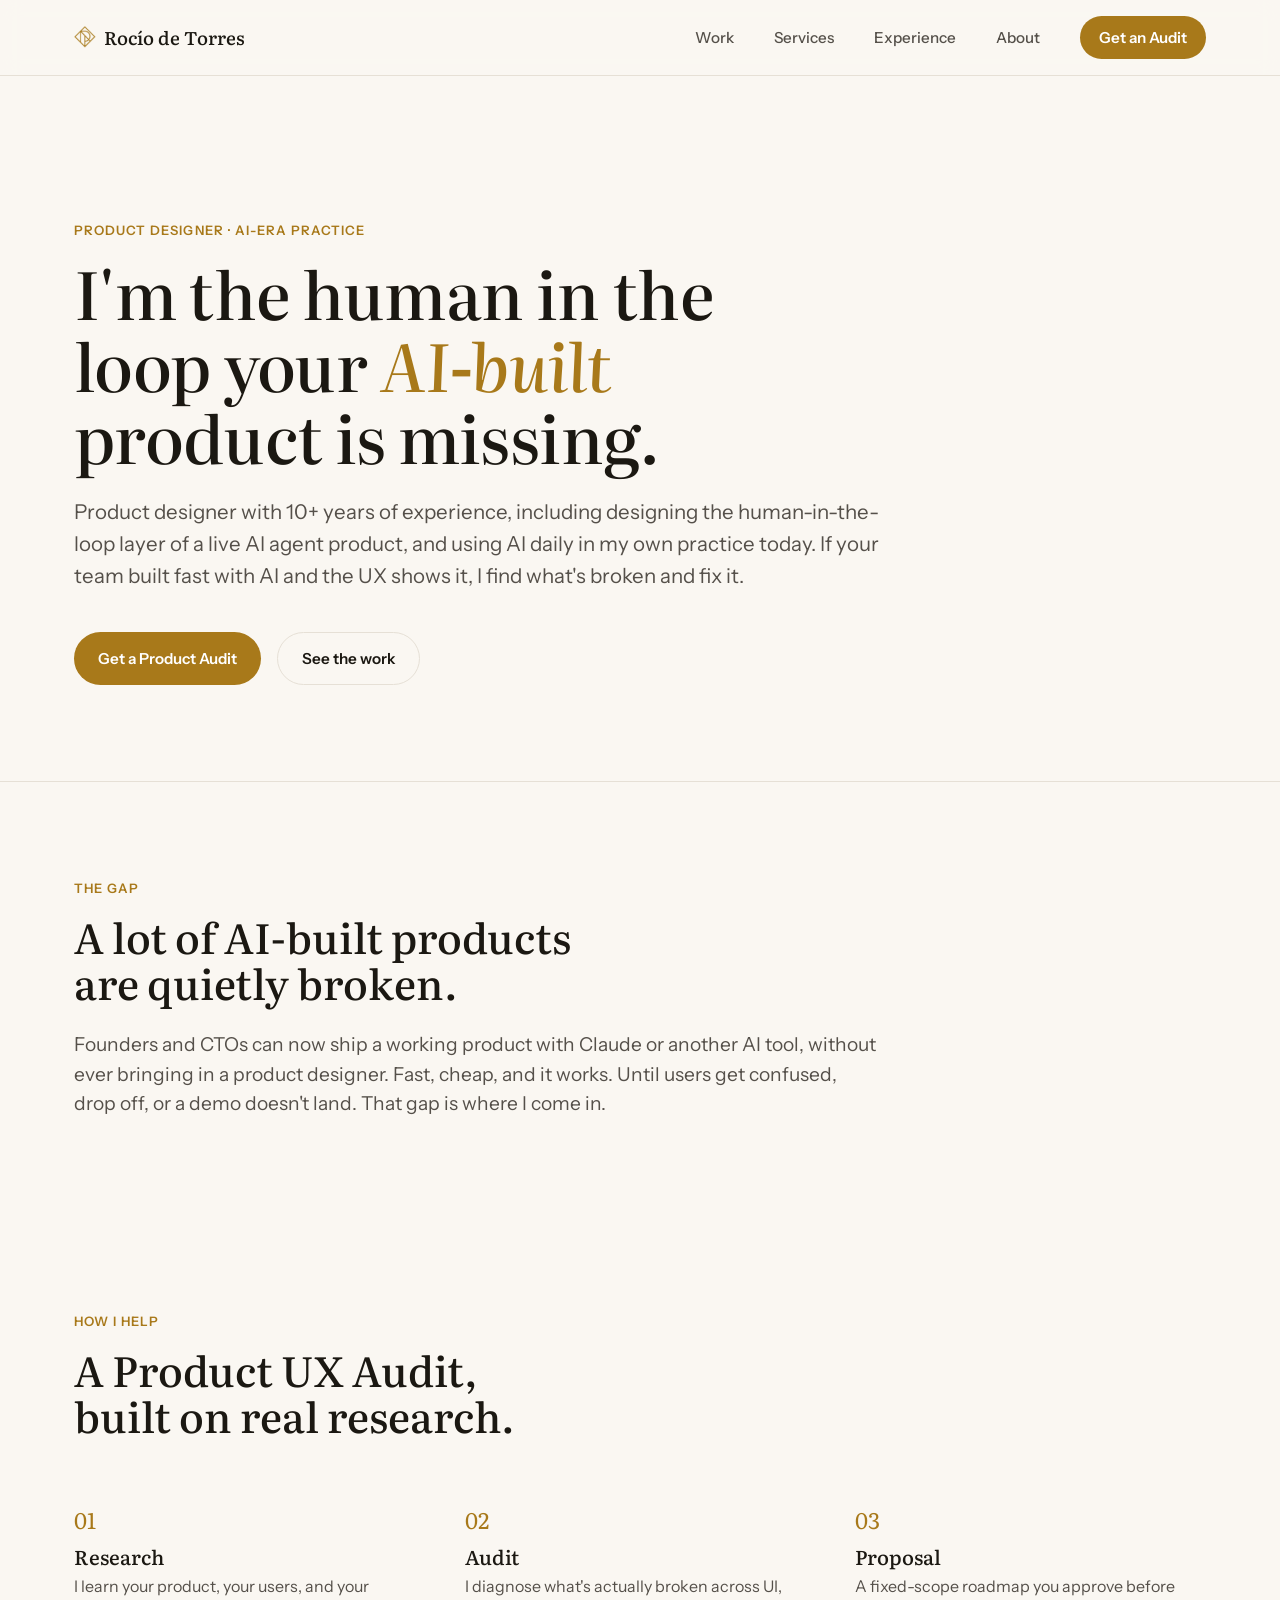
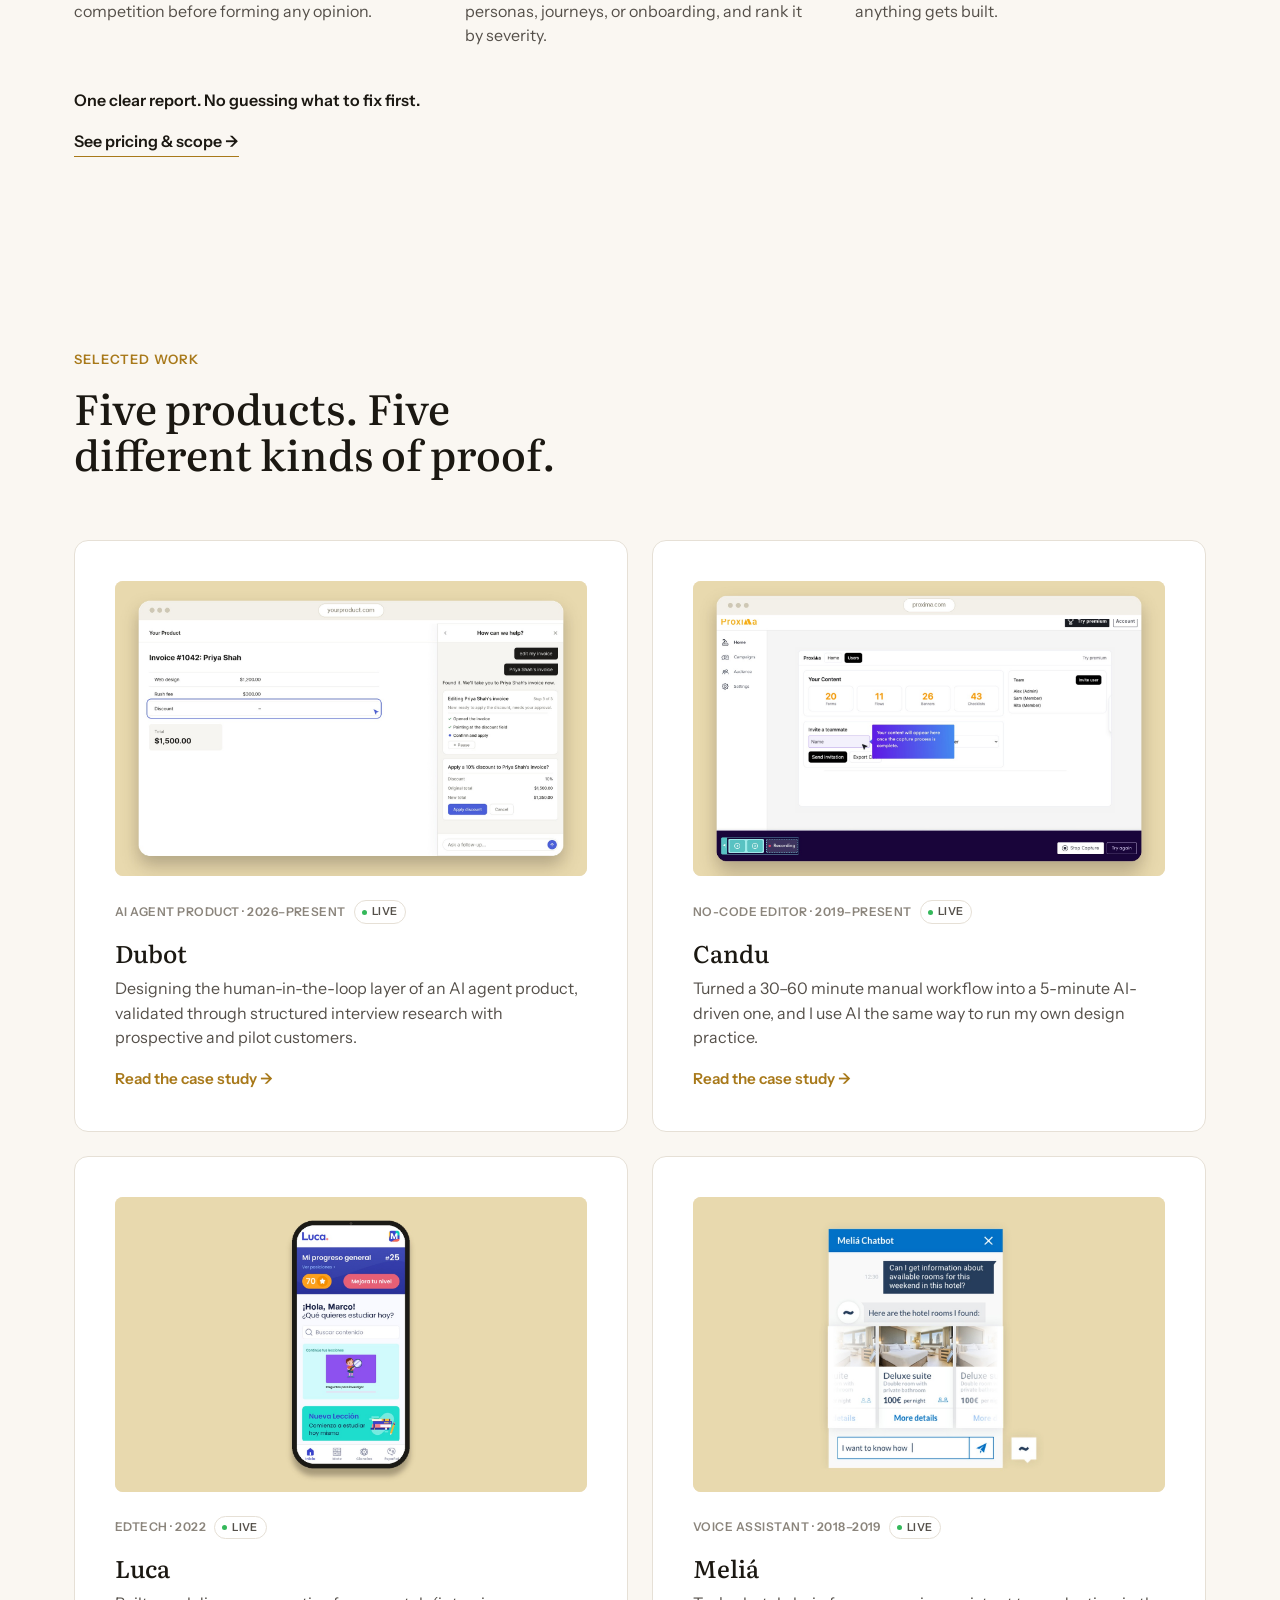
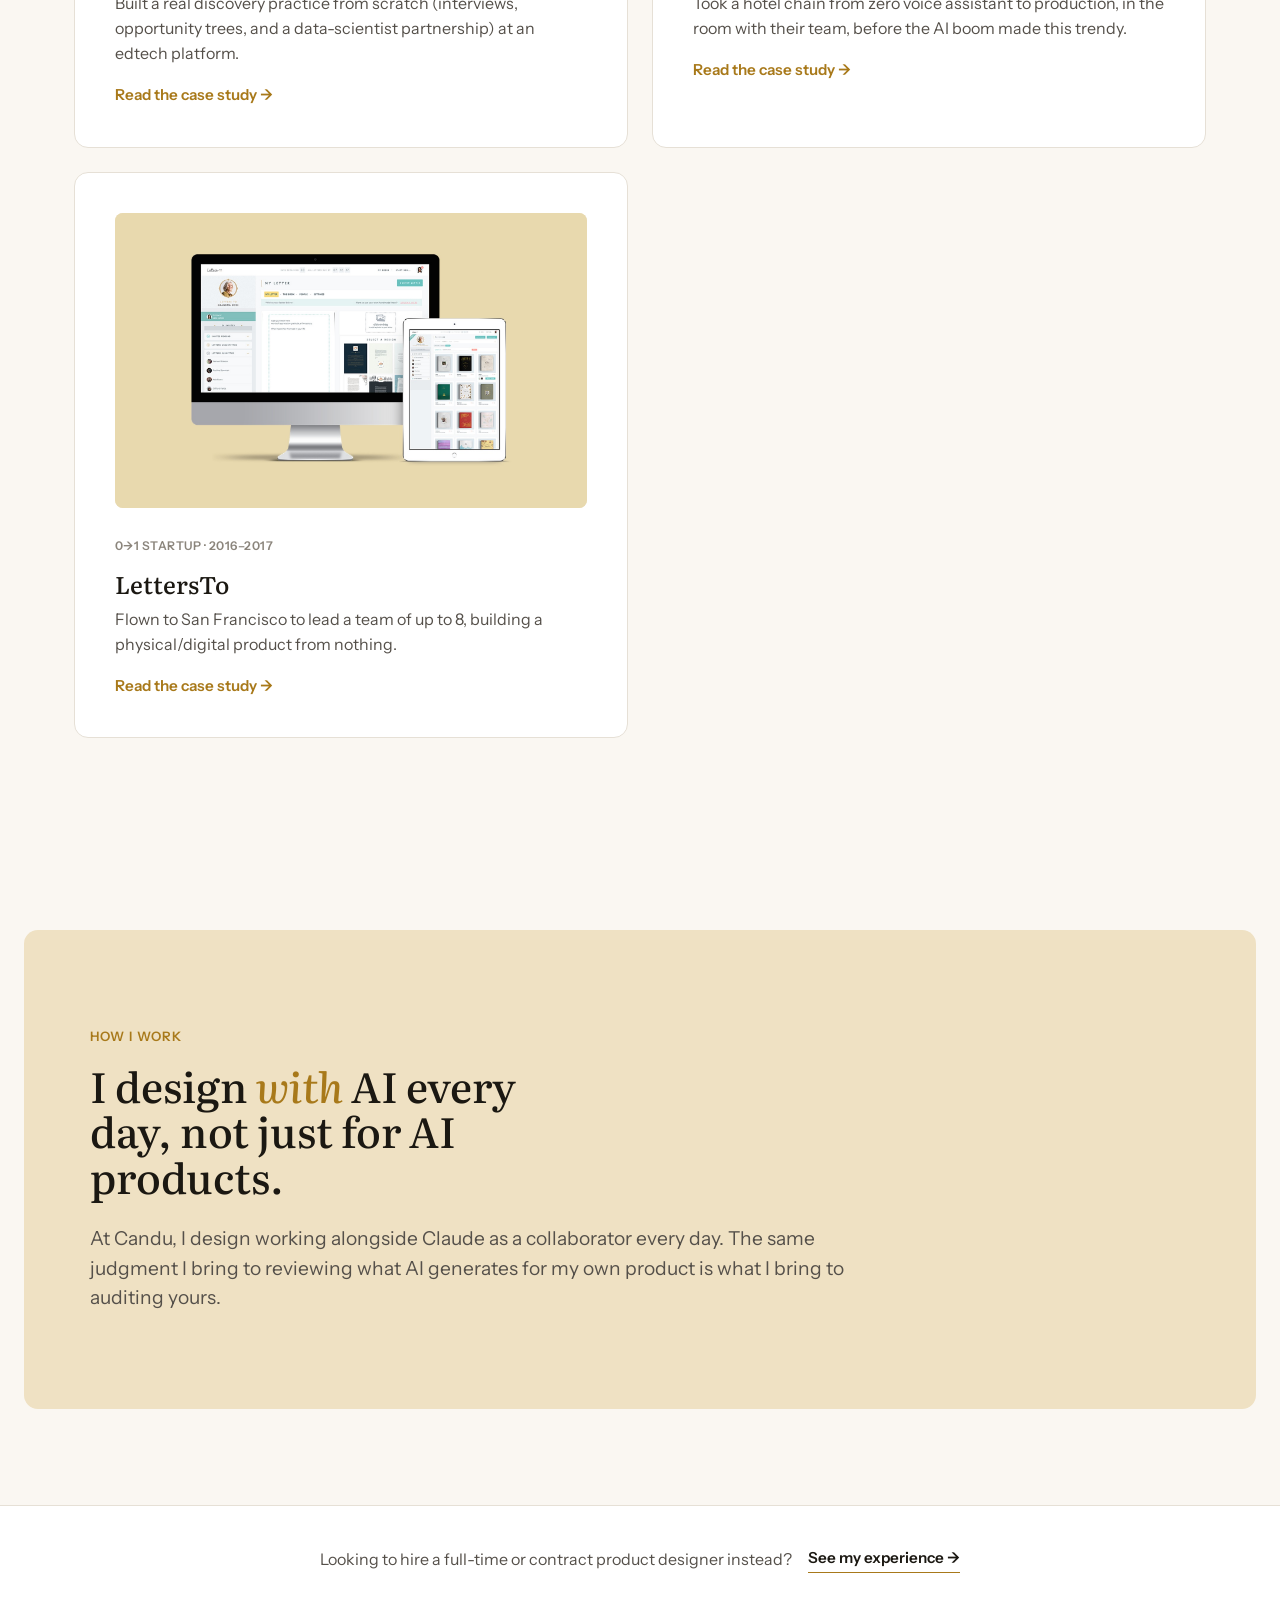
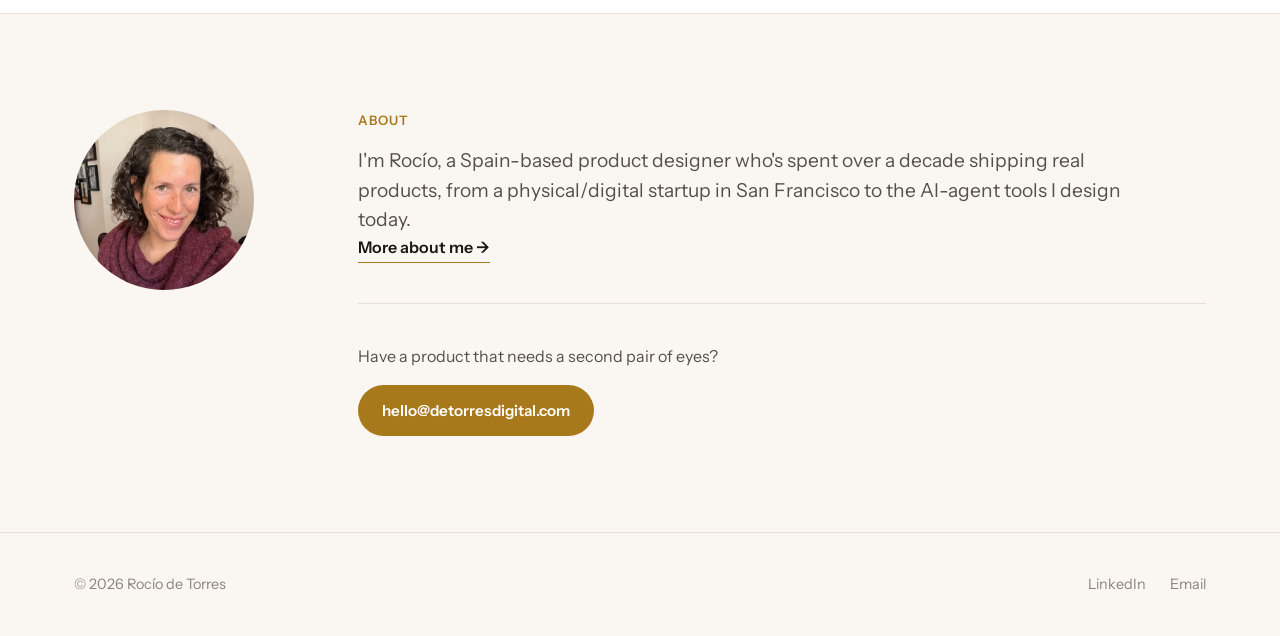
<file: index.html>
<!DOCTYPE html>
<html lang="en">
<head>
<meta charset="UTF-8">
<meta name="viewport" content="width=device-width, initial-scale=1.0">
<title>Rocío de Torres · Product Designer for the AI Era</title>
<meta name="description" content="Product designer with 10+ years of experience. I audit AI-built products and fix what's broken: research, UX critique, and a clear fix roadmap.">
<meta property="og:title" content="Rocío de Torres · Product Designer for the AI Era">
<meta property="og:description" content="Product designer with 10+ years of experience. I audit AI-built products and fix what's broken: research, UX critique, and a clear fix roadmap.">
<meta property="og:type" content="profile">
<meta property="og:url" content="https://detorresdigital.com/">
<meta property="og:image" content="https://detorresdigital.com/images/rocio-photo.jpg">
<meta property="og:site_name" content="Rocío de Torres">
<meta name="twitter:card" content="summary">
<meta name="twitter:title" content="Rocío de Torres · Product Designer for the AI Era">
<meta name="twitter:description" content="Product designer with 10+ years of experience. I audit AI-built products and fix what's broken: research, UX critique, and a clear fix roadmap.">
<meta name="twitter:image" content="https://detorresdigital.com/images/rocio-photo.jpg">
<link rel="icon" type="image/png" href="images/mark.png">
<link rel="preconnect" href="https://fonts.googleapis.com">
<link rel="preconnect" href="https://fonts.gstatic.com" crossorigin>
<link href="https://fonts.googleapis.com/css2?family=Literata:ital,opsz,wght@0,7..72,400;0,7..72,500;0,7..72,600;1,7..72,500&family=Instrument+Sans:ital,wght@0,400..700;1,400..700&display=swap" rel="stylesheet">
<link rel="stylesheet" href="css/style.css">
</head>
<body>

<a class="skip-link" href="#main">Skip to content</a>

<header class="site-header" id="top">
  <div class="wrap header-inner">
    <a class="wordmark" href="#top">
      <img class="wordmark-mark" src="images/mark.png" alt="" width="22" height="22">
      Rocío de Torres
    </a>

    <button class="nav-toggle" id="navToggle" aria-expanded="false" aria-controls="primaryNav" aria-label="Toggle menu">
      <span></span><span></span><span></span>
    </button>

    <nav class="primary-nav" id="primaryNav">
      <a href="#work">Work</a>
      <a href="services.html">Services</a>
      <a href="experience.html">Experience</a>
      <a href="about.html">About</a>
      <a class="nav-cta" href="services.html#audit">Get an Audit</a>
    </nav>
  </div>
</header>

<main id="main">

  <!-- ============ HERO ============ -->
  <section class="hero">
    <div class="wrap">
      <p class="eyebrow reveal">Product Designer &middot; AI-Era Practice</p>
      <h1 class="reveal">I'm the human in the loop your <em>AI-built</em> product is missing.</h1>
      <p class="hero-sub reveal">
        Product designer with 10+ years of experience, including designing the human-in-the-loop layer of a live AI agent product, and using AI daily in my own practice today. If your team built fast with AI and the UX shows it, I find what's broken and fix it.
      </p>
      <div class="hero-actions reveal">
        <a class="btn btn-primary" href="services.html#audit">Get a Product Audit</a>
        <a class="btn btn-ghost" href="#work">See the work</a>
      </div>
    </div>
  </section>

  <!-- ============ THE PROBLEM ============ -->
  <section class="section problem">
    <div class="wrap">
      <p class="eyebrow reveal">The gap</p>
      <h2 class="reveal">A lot of AI-built products are quietly broken.</h2>
      <p class="lede reveal">
        Founders and CTOs can now ship a working product with Claude or another AI tool, without ever bringing in a product designer. Fast, cheap, and it works. Until users get confused, drop off, or a demo doesn't land. That gap is where I come in.
      </p>
    </div>
  </section>

  <!-- ============ SERVICE SUMMARY ============ -->
  <section class="section service-summary" id="services-preview">
    <div class="wrap">
      <p class="eyebrow reveal">How I help</p>
      <h2 class="reveal">A Product UX Audit, built on real research.</h2>

      <ol class="steps">
        <li class="step reveal">
          <span class="step-num">01</span>
          <h3>Research</h3>
          <p>I learn your product, your users, and your competition before forming any opinion.</p>
        </li>
        <li class="step reveal">
          <span class="step-num">02</span>
          <h3>Audit</h3>
          <p>I diagnose what's actually broken across UI, personas, journeys, or onboarding, and rank it by severity.</p>
        </li>
        <li class="step reveal">
          <span class="step-num">03</span>
          <h3>Proposal</h3>
          <p>A fixed-scope roadmap you approve before anything gets built.</p>
        </li>
      </ol>

      <p class="service-note reveal">One clear report. No guessing what to fix first.</p>
      <a class="link-arrow reveal" href="services.html">See pricing &amp; scope &rarr;</a>
    </div>
  </section>

  <!-- ============ WORK GRID ============ -->
  <section class="section work" id="work">
    <div class="wrap">
      <p class="eyebrow reveal">Selected work</p>
      <h2 class="reveal">Five products. Five different kinds of proof.</h2>

      <div class="work-grid">

        <a class="work-card reveal" href="work/dubot.html">
          <div class="work-thumb">
            <img src="images/work-dubot.jpg" alt="AI agent sidebar shown in a flat browser frame, walking through a confirmation moment before applying a discount." loading="lazy">
          </div>
          <div class="work-meta">
            <span class="work-tag">AI agent product &middot; 2026&ndash;present</span>
            <span class="status-badge"><span class="status-dot"></span>Live</span>
          </div>
          <h3>Dubot</h3>
          <p>Designing the human-in-the-loop layer of an AI agent product, validated through structured interview research with prospective and pilot customers.</p>
          <span class="work-link">Read the case study &rarr;</span>
        </a>

        <a class="work-card reveal" href="work/candu.html">
          <div class="work-thumb">
            <img src="images/work-candu.jpg" alt="Candu editor showing an AI-generated tour tooltip on a real recorded page." loading="lazy">
          </div>
          <div class="work-meta">
            <span class="work-tag">No-code editor &middot; 2019&ndash;present</span>
            <span class="status-badge"><span class="status-dot"></span>Live</span>
          </div>
          <h3>Candu</h3>
          <p>Turned a 30&ndash;60 minute manual workflow into a 5-minute AI-driven one, and I use AI the same way to run my own design practice.</p>
          <span class="work-link">Read the case study &rarr;</span>
        </a>

        <a class="work-card reveal" href="work/luca.html">
          <div class="work-thumb">
            <img src="images/work-luca.jpg" alt="Luca mobile app in a phone mockup, showing global progress, ranking position, and a level-up prompt." loading="lazy">
          </div>
          <div class="work-meta">
            <span class="work-tag">Edtech &middot; 2022</span>
            <span class="status-badge"><span class="status-dot"></span>Live</span>
          </div>
          <h3>Luca</h3>
          <p>Built a real discovery practice from scratch (interviews, opportunity trees, and a data-scientist partnership) at an edtech platform.</p>
          <span class="work-link">Read the case study &rarr;</span>
        </a>

        <a class="work-card reveal" href="work/melia.html">
          <div class="work-thumb">
            <img src="images/work-melia.jpg" alt="Meliá chatbot conversation showing a room-search query answered with a card carousel." loading="lazy">
          </div>
          <div class="work-meta">
            <span class="work-tag">Voice assistant &middot; 2018&ndash;2019</span>
            <span class="status-badge"><span class="status-dot"></span>Live</span>
          </div>
          <h3>Meliá</h3>
          <p>Took a hotel chain from zero voice assistant to production, in the room with their team, before the AI boom made this trendy.</p>
          <span class="work-link">Read the case study &rarr;</span>
        </a>

        <a class="work-card reveal" href="work/lettersto.html">
          <div class="work-thumb">
            <img src="images/work-lettersto.jpg" alt="LettersTo product screens: the collaborative letter editor on desktop and the book-cover selection gallery on tablet." loading="lazy">
          </div>
          <span class="work-tag">0&rarr;1 startup &middot; 2016&ndash;2017</span>
          <h3>LettersTo</h3>
          <p>Flown to San Francisco to lead a team of up to 8, building a physical/digital product from nothing.</p>
          <span class="work-link">Read the case study &rarr;</span>
        </a>

      </div>
    </div>
  </section>

  <!-- ============ PROOF OF PRACTICE ============ -->
  <section class="section practice">
    <div class="wrap">
      <p class="eyebrow reveal">How I work</p>
      <h2 class="reveal">I design <em>with</em> AI every day, not just for AI products.</h2>
      <p class="lede reveal">
        At Candu, I design working alongside Claude as a collaborator every day. The same judgment I bring to reviewing what AI generates for my own product is what I bring to auditing yours.
      </p>
    </div>
  </section>

  <!-- ============ SECONDARY PATH ============ -->
  <section class="secondary-path">
    <div class="wrap secondary-path-inner">
      <p>Looking to hire a full-time or contract product designer instead?</p>
      <a class="secondary-path-link" href="experience.html">See my experience &rarr;</a>
    </div>
  </section>

  <!-- ============ ABOUT + CONTACT ============ -->
  <section class="section about-teaser" id="contact">
    <div class="wrap about-inner">
      <div class="about-photo">
        <img src="images/rocio-photo.jpg" alt="Rocío de Torres">
      </div>
      <div class="about-copy">
        <p class="eyebrow reveal">About</p>
        <p class="lede reveal">
          I'm Rocío, a Spain-based product designer who's spent over a decade shipping real products, from a physical/digital startup in San Francisco to the AI-agent tools I design today.
        </p>
        <a class="link-arrow reveal" href="about.html">More about me &rarr;</a>
        <div class="contact-cta reveal">
          <p>Have a product that needs a second pair of eyes?</p>
          <a class="btn btn-primary" href="mailto:hello@detorresdigital.com">hello@detorresdigital.com</a>
        </div>
      </div>
    </div>
  </section>

</main>

<footer class="site-footer">
  <div class="wrap footer-inner">
    <p>&copy; <span id="year"></span> Rocío de Torres</p>
    <nav class="footer-links">
      <a href="https://linkedin.com/in/rocío-de-torres-artillo-43a83437" target="_blank" rel="noopener">LinkedIn</a>
      <a href="mailto:hello@detorresdigital.com">Email</a>
    </nav>
  </div>
</footer>

<script src="js/main.js"></script>
</body>
</html>
</file>
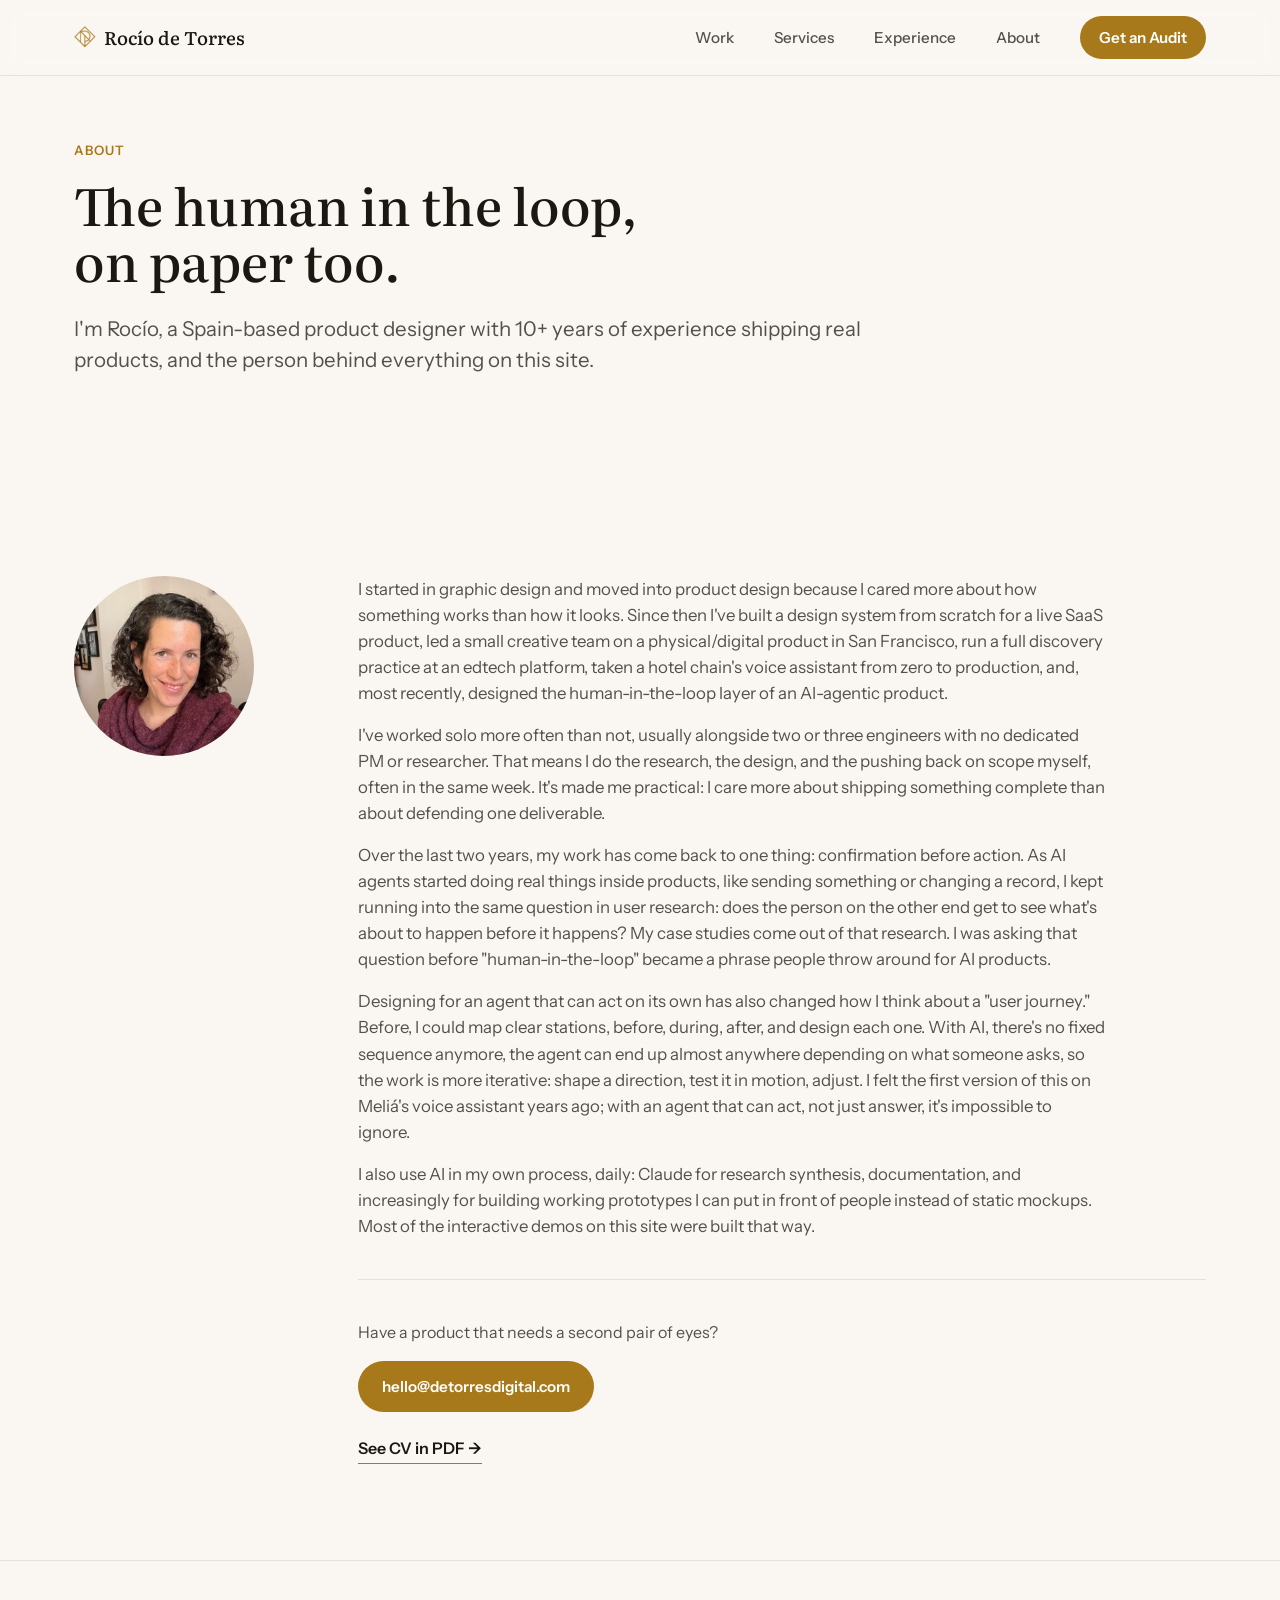
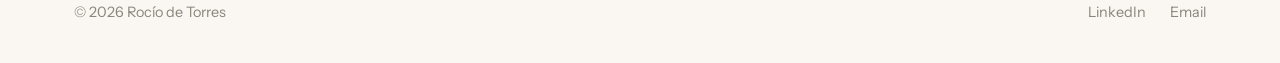
<file: about.html>
<!DOCTYPE html>
<html lang="en">
<head>
<meta charset="UTF-8">
<meta name="viewport" content="width=device-width, initial-scale=1.0">
<title>About · Rocío de Torres</title>
<meta name="description" content="Product designer with 10+ years of experience, based in Spain, designing the human-in-the-loop layer of AI-built products and using AI daily in her own practice.">
<meta property="og:title" content="About · Rocío de Torres">
<meta property="og:description" content="Product designer with 10+ years of experience, based in Spain, designing the human-in-the-loop layer of AI-built products and using AI daily in her own practice.">
<meta property="og:type" content="website">
<meta property="og:url" content="https://detorresdigital.com/about.html">
<meta property="og:image" content="https://detorresdigital.com/images/rocio-photo.jpg">
<meta property="og:site_name" content="Rocío de Torres">
<meta name="twitter:card" content="summary">
<meta name="twitter:title" content="About · Rocío de Torres">
<meta name="twitter:description" content="Product designer with 10+ years of experience, based in Spain, designing the human-in-the-loop layer of AI-built products and using AI daily in her own practice.">
<meta name="twitter:image" content="https://detorresdigital.com/images/rocio-photo.jpg">
<link rel="icon" type="image/png" href="images/mark.png">
<link rel="preconnect" href="https://fonts.googleapis.com">
<link rel="preconnect" href="https://fonts.gstatic.com" crossorigin>
<link href="https://fonts.googleapis.com/css2?family=Literata:ital,opsz,wght@0,7..72,400;0,7..72,500;0,7..72,600;1,7..72,500&family=Instrument+Sans:ital,wght@0,400..700;1,400..700&display=swap" rel="stylesheet">
<link rel="stylesheet" href="css/style.css">
</head>
<body>

<a class="skip-link" href="#main">Skip to content</a>

<header class="site-header" id="top">
  <div class="wrap header-inner">
    <a class="wordmark" href="index.html">
      <img class="wordmark-mark" src="images/mark.png" alt="" width="22" height="22">
      Rocío de Torres
    </a>

    <button class="nav-toggle" id="navToggle" aria-expanded="false" aria-controls="primaryNav" aria-label="Toggle menu">
      <span></span><span></span><span></span>
    </button>

    <nav class="primary-nav" id="primaryNav">
      <a href="index.html#work">Work</a>
      <a href="services.html">Services</a>
      <a href="experience.html">Experience</a>
      <a href="about.html">About</a>
      <a class="nav-cta" href="services.html#audit">Get an Audit</a>
    </nav>
  </div>
</header>

<main id="main">

  <!-- ============ HERO ============ -->
  <section class="cs-hero">
    <div class="wrap">
      <p class="eyebrow reveal">About</p>
      <h1 class="reveal">The human in the loop, on paper too.</h1>
      <p class="hero-sub reveal">
        I'm Rocío, a Spain-based product designer with 10+ years of experience shipping real products, and the person behind everything on this site.
      </p>
    </div>
  </section>

  <!-- ============ BIO ============ -->
  <section class="section cs-section">
    <div class="wrap about-inner">
      <div class="about-photo reveal">
        <img src="images/rocio-photo.jpg" alt="Rocío de Torres">
      </div>
      <div class="about-copy">
        <div class="cs-body">
          <p class="reveal">
            I started in graphic design and moved into product design because I cared more about how something works than how it looks. Since then I've built a design system from scratch for a live SaaS product, led a small creative team on a physical/digital product in San Francisco, run a full discovery practice at an edtech platform, taken a hotel chain's voice assistant from zero to production, and, most recently, designed the human-in-the-loop layer of an AI-agentic product.
          </p>
          <p class="reveal">
            I've worked solo more often than not, usually alongside two or three engineers with no dedicated PM or researcher. That means I do the research, the design, and the pushing back on scope myself, often in the same week. It's made me practical: I care more about shipping something complete than about defending one deliverable.
          </p>
          <p class="reveal">
            Over the last two years, my work has come back to one thing: confirmation before action. As AI agents started doing real things inside products, like sending something or changing a record, I kept running into the same question in user research: does the person on the other end get to see what's about to happen before it happens? My case studies come out of that research. I was asking that question before "human-in-the-loop" became a phrase people throw around for AI products.
          </p>
          <p class="reveal">
            Designing for an agent that can act on its own has also changed how I think about a "user journey." Before, I could map clear stations, before, during, after, and design each one. With AI, there's no fixed sequence anymore, the agent can end up almost anywhere depending on what someone asks, so the work is more iterative: shape a direction, test it in motion, adjust. I felt the first version of this on Meliá's voice assistant years ago; with an agent that can act, not just answer, it's impossible to ignore.
          </p>
          <p class="reveal">
            I also use AI in my own process, daily: Claude for research synthesis, documentation, and increasingly for building working prototypes I can put in front of people instead of static mockups. Most of the interactive demos on this site were built that way.
          </p>
        </div>

        <div class="contact-cta reveal">
          <p>Have a product that needs a second pair of eyes?</p>
          <a class="btn btn-primary" href="mailto:hello@detorresdigital.com">hello@detorresdigital.com</a>
        </div>

        <a class="link-arrow reveal cv-link" href="files/Rocio-de-Torres-CV.pdf" target="_blank" rel="noopener">See CV in PDF &rarr;</a>
      </div>
    </div>
  </section>

</main>

<footer class="site-footer">
  <div class="wrap footer-inner">
    <p>&copy; <span id="year"></span> Rocío de Torres</p>
    <nav class="footer-links">
      <a href="https://linkedin.com/in/rocío-de-torres-artillo-43a83437" target="_blank" rel="noopener">LinkedIn</a>
      <a href="mailto:hello@detorresdigital.com">Email</a>
    </nav>
  </div>
</footer>

<script src="js/main.js"></script>
</body>
</html>
</file>
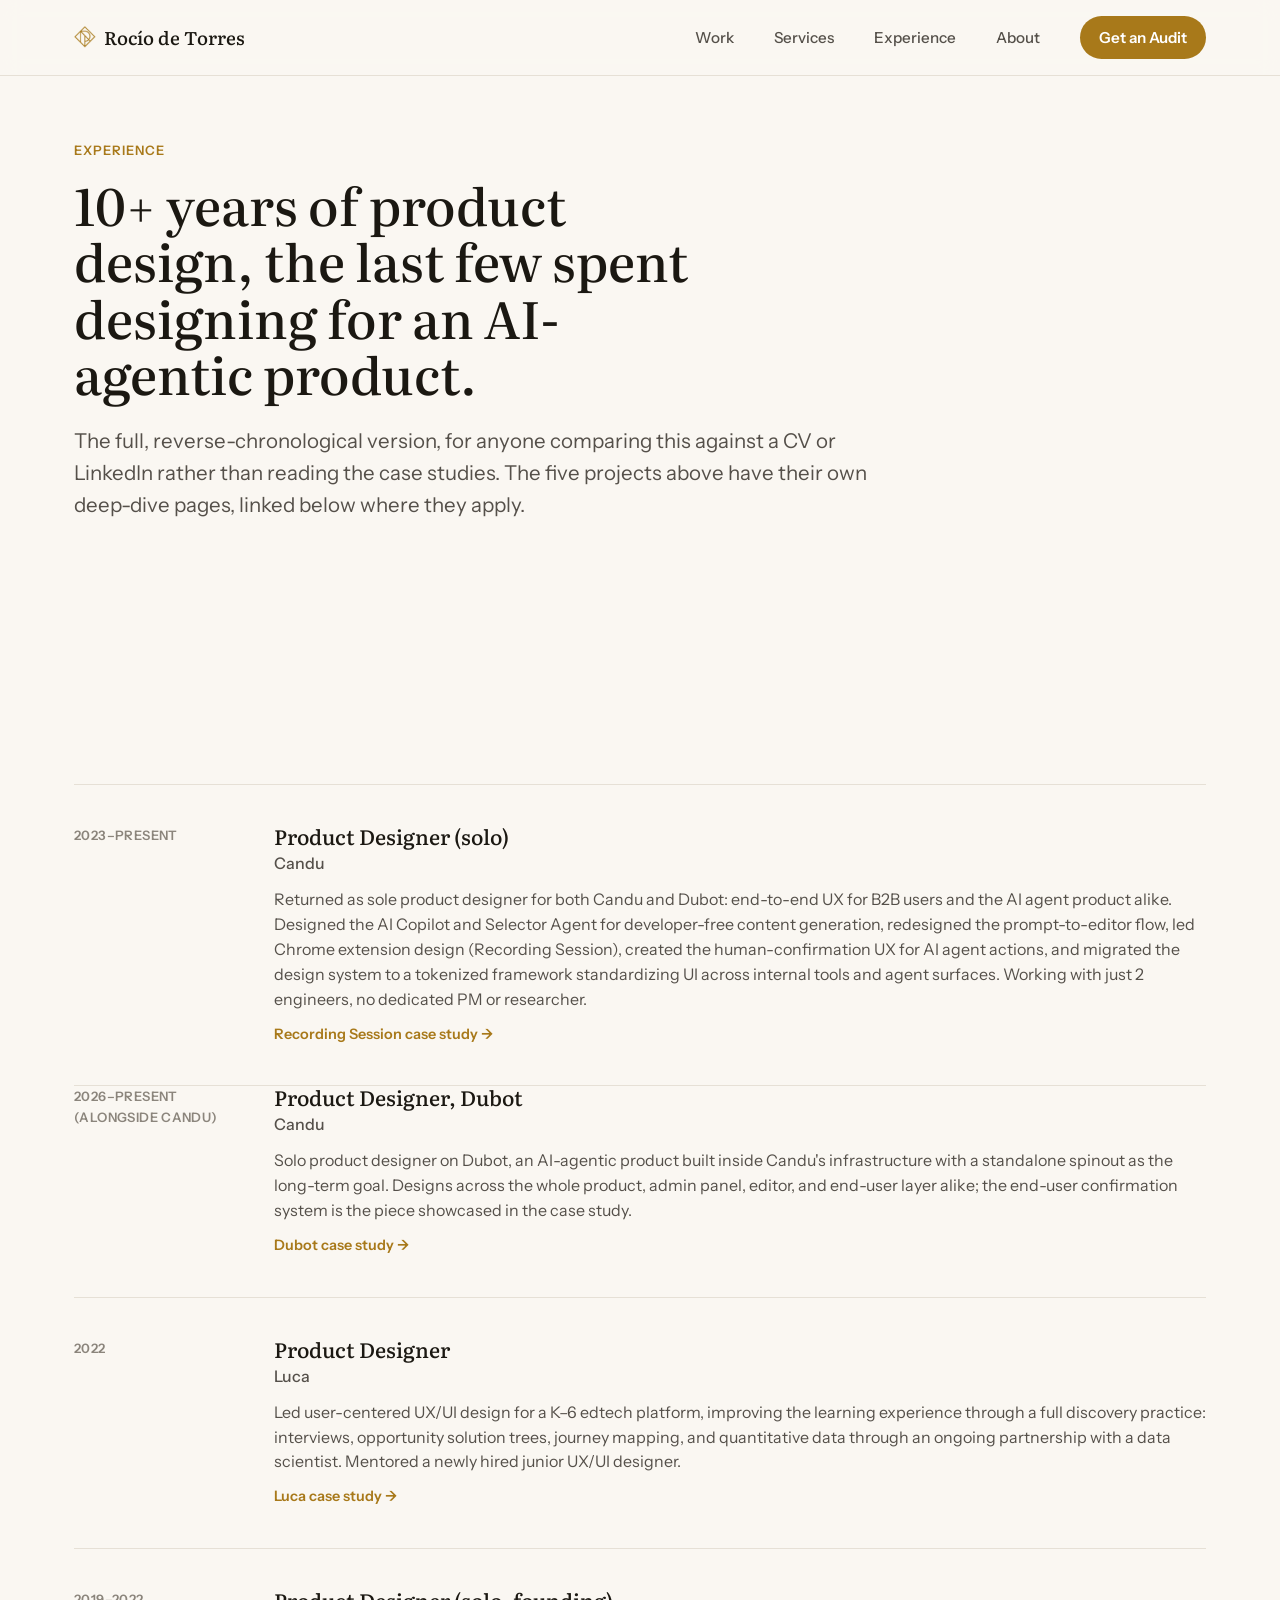
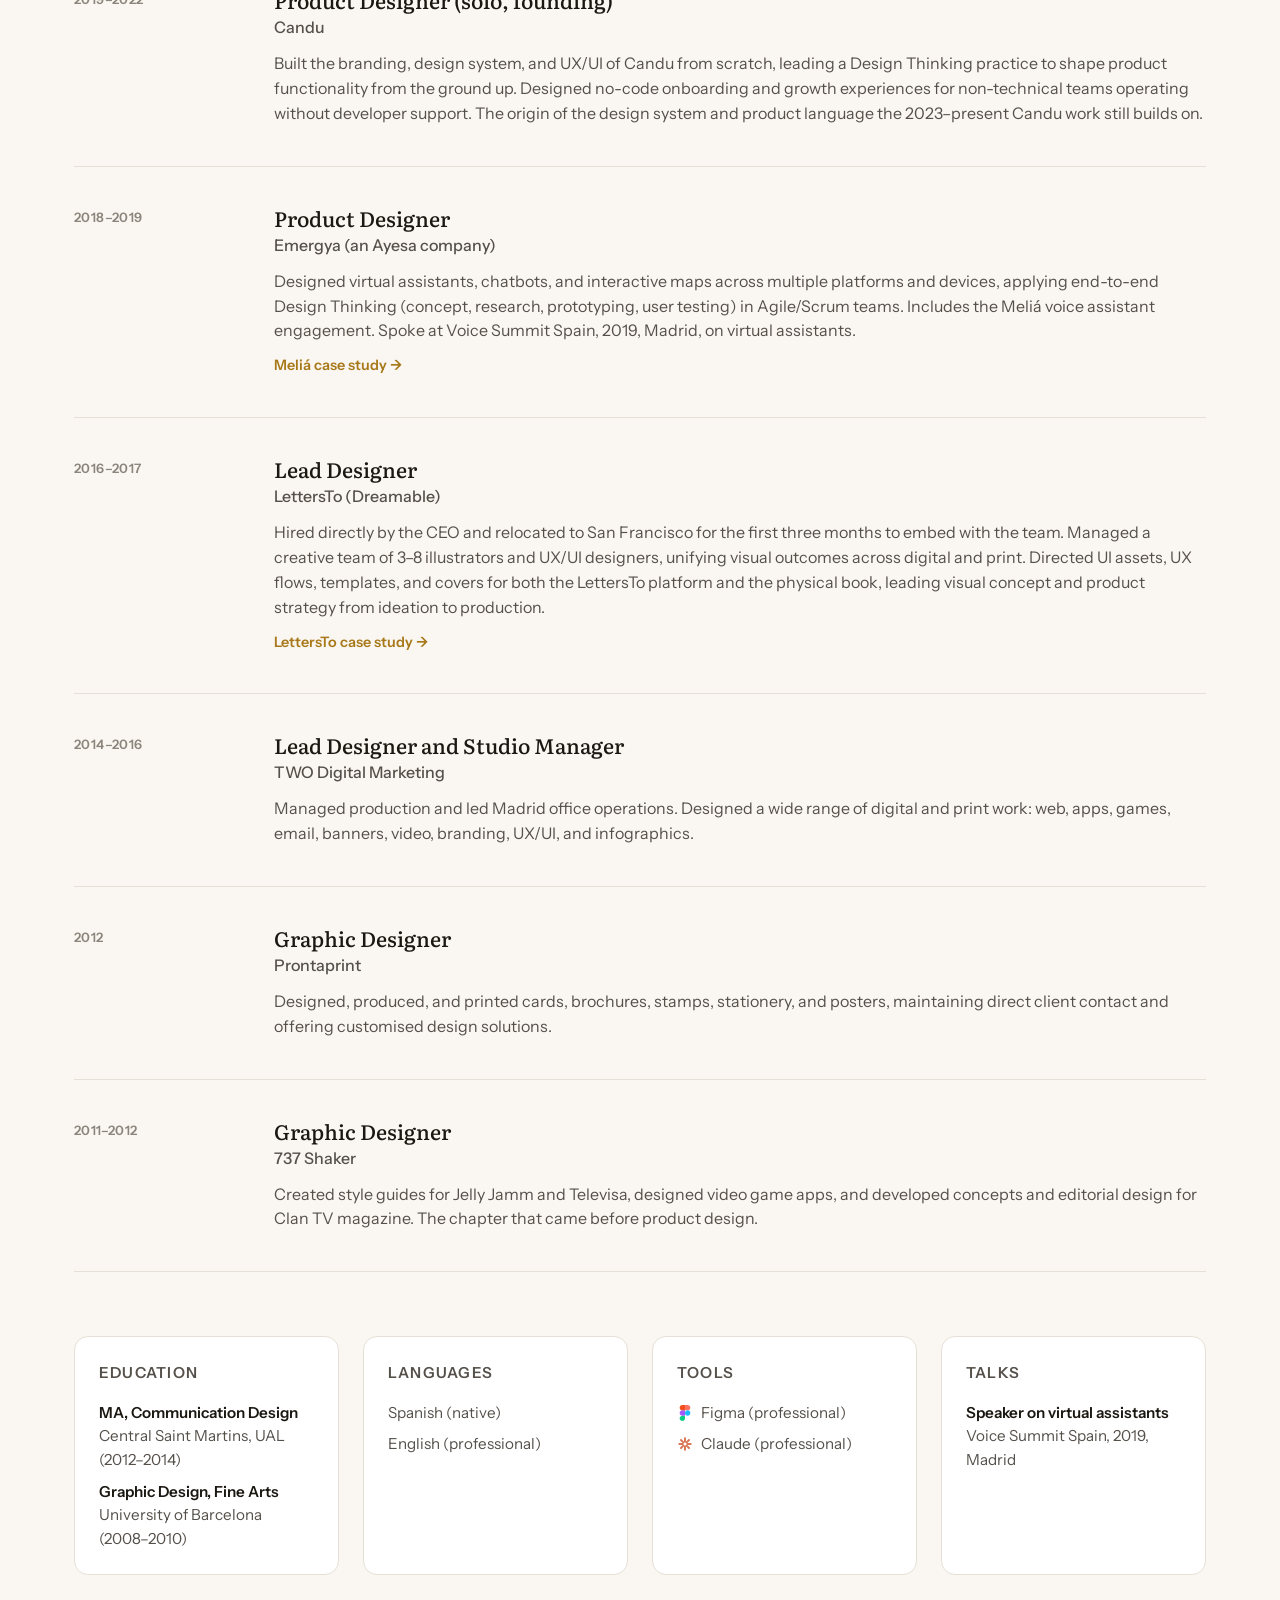
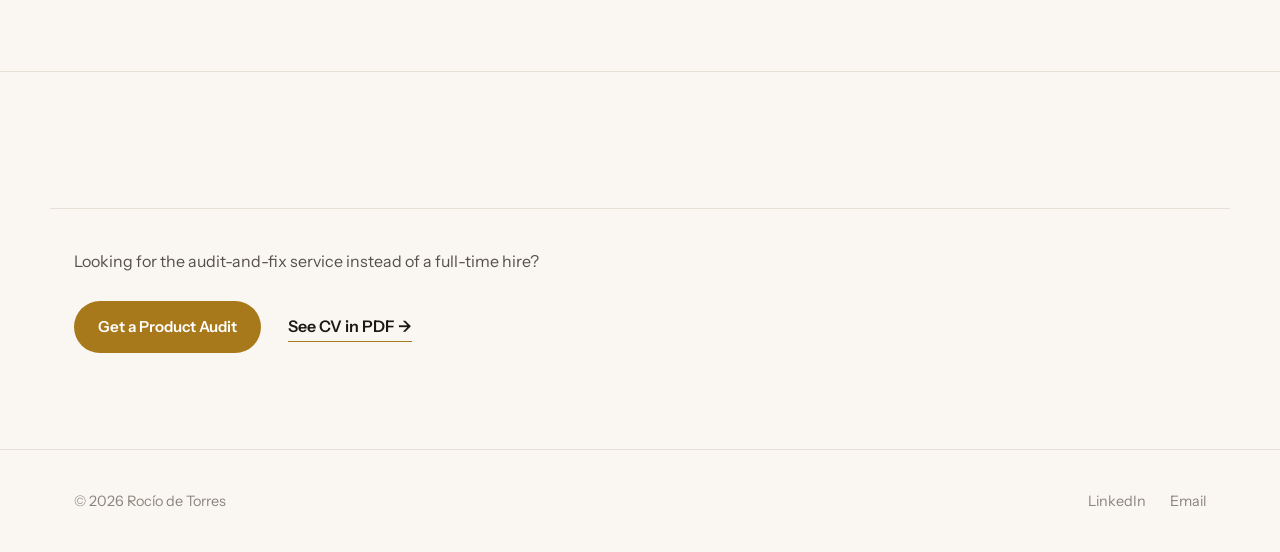
<file: experience.html>
<!DOCTYPE html>
<html lang="en">
<head>
<meta charset="UTF-8">
<meta name="viewport" content="width=device-width, initial-scale=1.0">
<title>Experience · Rocío de Torres</title>
<meta name="description" content="10+ years of product design, from founding a design system from scratch to designing the human-in-the-loop layer of an AI agent product.">
<meta property="og:title" content="Experience · Rocío de Torres">
<meta property="og:description" content="10+ years of product design, from founding a design system from scratch to designing the human-in-the-loop layer of an AI agent product.">
<meta property="og:type" content="website">
<meta property="og:url" content="https://detorresdigital.com/experience.html">
<meta property="og:image" content="https://detorresdigital.com/images/rocio-photo.jpg">
<meta property="og:site_name" content="Rocío de Torres">
<meta name="twitter:card" content="summary">
<meta name="twitter:title" content="Experience · Rocío de Torres">
<meta name="twitter:description" content="10+ years of product design, from founding a design system from scratch to designing the human-in-the-loop layer of an AI agent product.">
<meta name="twitter:image" content="https://detorresdigital.com/images/rocio-photo.jpg">
<link rel="icon" type="image/png" href="images/mark.png">
<link rel="preconnect" href="https://fonts.googleapis.com">
<link rel="preconnect" href="https://fonts.gstatic.com" crossorigin>
<link href="https://fonts.googleapis.com/css2?family=Literata:ital,opsz,wght@0,7..72,400;0,7..72,500;0,7..72,600;1,7..72,500&family=Instrument+Sans:ital,wght@0,400..700;1,400..700&display=swap" rel="stylesheet">
<link rel="stylesheet" href="css/style.css">
</head>
<body>

<a class="skip-link" href="#main">Skip to content</a>

<header class="site-header" id="top">
  <div class="wrap header-inner">
    <a class="wordmark" href="index.html">
      <img class="wordmark-mark" src="images/mark.png" alt="" width="22" height="22">
      Rocío de Torres
    </a>

    <button class="nav-toggle" id="navToggle" aria-expanded="false" aria-controls="primaryNav" aria-label="Toggle menu">
      <span></span><span></span><span></span>
    </button>

    <nav class="primary-nav" id="primaryNav">
      <a href="index.html#work">Work</a>
      <a href="services.html">Services</a>
      <a href="experience.html">Experience</a>
      <a href="about.html">About</a>
      <a class="nav-cta" href="services.html#audit">Get an Audit</a>
    </nav>
  </div>
</header>

<main id="main">

  <!-- ============ HERO ============ -->
  <section class="cs-hero">
    <div class="wrap">
      <p class="eyebrow reveal">Experience</p>
      <h1 class="reveal">10+ years of product design, the last few spent designing for an AI-agentic product.</h1>
      <p class="hero-sub reveal">
        The full, reverse-chronological version, for anyone comparing this against a CV or LinkedIn rather than reading the case studies. The five projects above have their own deep-dive pages, linked below where they apply.
      </p>
    </div>
  </section>

  <!-- ============ TIMELINE ============ -->
  <section class="section cs-section">
    <div class="wrap">

      <div class="timeline">

        <div class="timeline-item reveal">
          <span class="timeline-dates">2023&ndash;present</span>
          <div class="timeline-role">
            <h3>Product Designer (solo)</h3>
            <span class="timeline-company">Candu</span>
            <div class="timeline-body">
              <p>
                Returned as sole product designer for both Candu and Dubot: end-to-end UX for B2B users and the AI agent product alike. Designed the AI Copilot and Selector Agent for developer-free content generation, redesigned the prompt-to-editor flow, led Chrome extension design (Recording Session), created the human-confirmation UX for AI agent actions, and migrated the design system to a tokenized framework standardizing UI across internal tools and agent surfaces. Working with just 2 engineers, no dedicated PM or researcher.
              </p>
            </div>
            <a class="timeline-link" href="work/candu.html">Recording Session case study &rarr;</a>
          </div>
        </div>

        <div class="timeline-item timeline-item--sub reveal">
          <span class="timeline-dates">2026&ndash;present<br>(alongside Candu)</span>
          <div class="timeline-role">
            <h3>Product Designer, Dubot</h3>
            <span class="timeline-company">Candu</span>
            <div class="timeline-body">
              <p>
                Solo product designer on Dubot, an AI-agentic product built inside Candu's infrastructure with a standalone spinout as the long-term goal. Designs across the whole product, admin panel, editor, and end-user layer alike; the end-user confirmation system is the piece showcased in the case study.
              </p>
            </div>
            <a class="timeline-link" href="work/dubot.html">Dubot case study &rarr;</a>
          </div>
        </div>

        <div class="timeline-item reveal">
          <span class="timeline-dates">2022</span>
          <div class="timeline-role">
            <h3>Product Designer</h3>
            <span class="timeline-company">Luca</span>
            <div class="timeline-body">
              <p>
                Led user-centered UX/UI design for a K&ndash;6 edtech platform, improving the learning experience through a full discovery practice: interviews, opportunity solution trees, journey mapping, and quantitative data through an ongoing partnership with a data scientist. Mentored a newly hired junior UX/UI designer.
              </p>
            </div>
            <a class="timeline-link" href="work/luca.html">Luca case study &rarr;</a>
          </div>
        </div>

        <div class="timeline-item reveal">
          <span class="timeline-dates">2019&ndash;2022</span>
          <div class="timeline-role">
            <h3>Product Designer (solo, founding)</h3>
            <span class="timeline-company">Candu</span>
            <div class="timeline-body">
              <p>
                Built the branding, design system, and UX/UI of Candu from scratch, leading a Design Thinking practice to shape product functionality from the ground up. Designed no-code onboarding and growth experiences for non-technical teams operating without developer support. The origin of the design system and product language the 2023&ndash;present Candu work still builds on.
              </p>
            </div>
          </div>
        </div>

        <div class="timeline-item reveal">
          <span class="timeline-dates">2018&ndash;2019</span>
          <div class="timeline-role">
            <h3>Product Designer</h3>
            <span class="timeline-company">Emergya (an Ayesa company)</span>
            <div class="timeline-body">
              <p>
                Designed virtual assistants, chatbots, and interactive maps across multiple platforms and devices, applying end-to-end Design Thinking (concept, research, prototyping, user testing) in Agile/Scrum teams. Includes the Meli&aacute; voice assistant engagement. Spoke at Voice Summit Spain, 2019, Madrid, on virtual assistants.
              </p>
            </div>
            <a class="timeline-link" href="work/melia.html">Meli&aacute; case study &rarr;</a>
          </div>
        </div>

        <div class="timeline-item reveal">
          <span class="timeline-dates">2016&ndash;2017</span>
          <div class="timeline-role">
            <h3>Lead Designer</h3>
            <span class="timeline-company">LettersTo (Dreamable)</span>
            <div class="timeline-body">
              <p>
                Hired directly by the CEO and relocated to San Francisco for the first three months to embed with the team. Managed a creative team of 3&ndash;8 illustrators and UX/UI designers, unifying visual outcomes across digital and print. Directed UI assets, UX flows, templates, and covers for both the LettersTo platform and the physical book, leading visual concept and product strategy from ideation to production.
              </p>
            </div>
            <a class="timeline-link" href="work/lettersto.html">LettersTo case study &rarr;</a>
          </div>
        </div>

        <div class="timeline-item reveal">
          <span class="timeline-dates">2014&ndash;2016</span>
          <div class="timeline-role">
            <h3>Lead Designer and Studio Manager</h3>
            <span class="timeline-company">TWO Digital Marketing</span>
            <div class="timeline-body">
              <p>
                Managed production and led Madrid office operations. Designed a wide range of digital and print work: web, apps, games, email, banners, video, branding, UX/UI, and infographics.
              </p>
            </div>
          </div>
        </div>

        <div class="timeline-item reveal">
          <span class="timeline-dates">2012</span>
          <div class="timeline-role">
            <h3>Graphic Designer</h3>
            <span class="timeline-company">Prontaprint</span>
            <div class="timeline-body">
              <p>
                Designed, produced, and printed cards, brochures, stamps, stationery, and posters, maintaining direct client contact and offering customised design solutions.
              </p>
            </div>
          </div>
        </div>

        <div class="timeline-item reveal">
          <span class="timeline-dates">2011&ndash;2012</span>
          <div class="timeline-role">
            <h3>Graphic Designer</h3>
            <span class="timeline-company">737 Shaker</span>
            <div class="timeline-body">
              <p>
                Created style guides for Jelly Jamm and Televisa, designed video game apps, and developed concepts and editorial design for Clan TV magazine. The chapter that came before product design.
              </p>
            </div>
          </div>
        </div>

      </div>

      <!-- ============ EDUCATION / LANGUAGES / TOOLS / TALKS ============ -->
      <div class="meta-grid">
        <div class="meta-card reveal">
          <p class="eyebrow">Education</p>
          <p><strong>MA, Communication Design</strong><br>Central Saint Martins, UAL (2012&ndash;2014)</p>
          <p><strong>Graphic Design, Fine Arts</strong><br>University of Barcelona (2008&ndash;2010)</p>
        </div>
        <div class="meta-card reveal">
          <p class="eyebrow">Languages</p>
          <p>Spanish (native)</p>
          <p>English (professional)</p>
        </div>
        <div class="meta-card reveal">
          <p class="eyebrow">Tools</p>
          <p class="tool-item">
            <svg class="tool-icon" viewBox="0 0 24 24" xmlns="http://www.w3.org/2000/svg" aria-hidden="true">
              <path d="M8 24c2.208 0 4-1.792 4-4v-4H8c-2.208 0-4 1.792-4 4s1.792 4 4 4z" fill="#0ACF83"/>
              <path d="M4 12c0-2.208 1.792-4 4-4h4v8H8c-2.208 0-4-1.792-4-4z" fill="#A259FF"/>
              <path d="M4 4c0-2.208 1.792-4 4-4h4v8H8C5.792 8 4 6.208 4 4z" fill="#F24E1E"/>
              <path d="M12 0h4c2.208 0 4 1.792 4 4s-1.792 4-4 4h-4V0z" fill="#FF7262"/>
              <path d="M20 12c0 2.208-1.792 4-4 4s-4-1.792-4-4 1.792-4 4-4 4 1.792 4 4z" fill="#1ABCFE"/>
            </svg>
            Figma (professional)
          </p>
          <p class="tool-item">
            <svg class="tool-icon" viewBox="0 0 24 24" xmlns="http://www.w3.org/2000/svg" aria-hidden="true" fill="#D97757">
              <rect x="10.5" y="2" width="3" height="8" rx="1.5"/>
              <rect x="10.5" y="2" width="3" height="8" rx="1.5" transform="rotate(45 12 12)"/>
              <rect x="10.5" y="2" width="3" height="8" rx="1.5" transform="rotate(90 12 12)"/>
              <rect x="10.5" y="2" width="3" height="8" rx="1.5" transform="rotate(135 12 12)"/>
              <rect x="10.5" y="2" width="3" height="8" rx="1.5" transform="rotate(180 12 12)"/>
              <rect x="10.5" y="2" width="3" height="8" rx="1.5" transform="rotate(225 12 12)"/>
              <rect x="10.5" y="2" width="3" height="8" rx="1.5" transform="rotate(270 12 12)"/>
              <rect x="10.5" y="2" width="3" height="8" rx="1.5" transform="rotate(315 12 12)"/>
            </svg>
            Claude (professional)
          </p>
        </div>
        <div class="meta-card reveal">
          <p class="eyebrow">Talks</p>
          <p><strong>Speaker on virtual assistants</strong><br>Voice Summit Spain, 2019, Madrid</p>
        </div>
      </div>

    </div>
  </section>

  <!-- ============ CTA ============ -->
  <section class="section cs-section">
    <div class="wrap contact-cta">
      <p>Looking for the audit-and-fix service instead of a full-time hire?</p>
      <a class="btn btn-primary" href="services.html#audit">Get a Product Audit</a>
      <a class="link-arrow cv-link" href="files/Rocio-de-Torres-CV.pdf" target="_blank" rel="noopener">See CV in PDF &rarr;</a>
    </div>
  </section>

</main>

<footer class="site-footer">
  <div class="wrap footer-inner">
    <p>&copy; <span id="year"></span> Rocío de Torres</p>
    <nav class="footer-links">
      <a href="https://linkedin.com/in/rocío-de-torres-artillo-43a83437" target="_blank" rel="noopener">LinkedIn</a>
      <a href="mailto:hello@detorresdigital.com">Email</a>
    </nav>
  </div>
</footer>

<script src="js/main.js"></script>
</body>
</html>
</file>
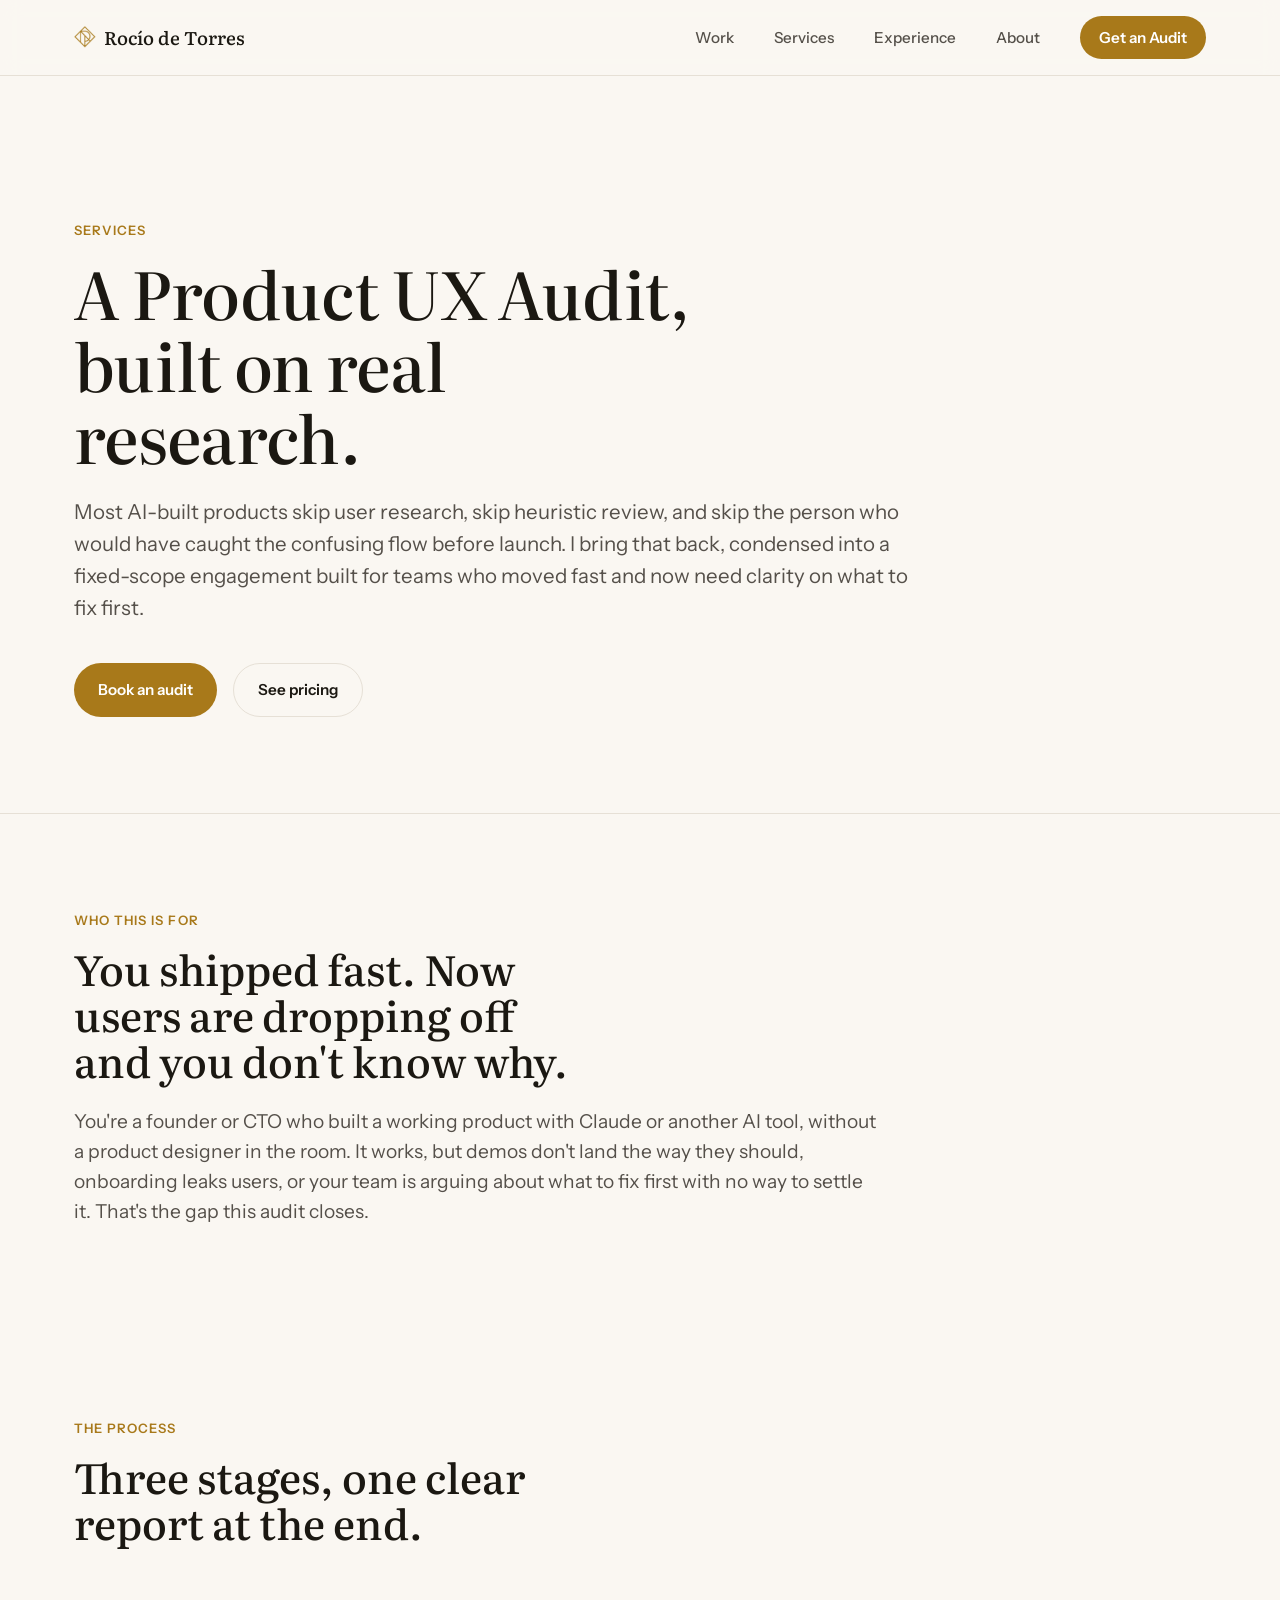
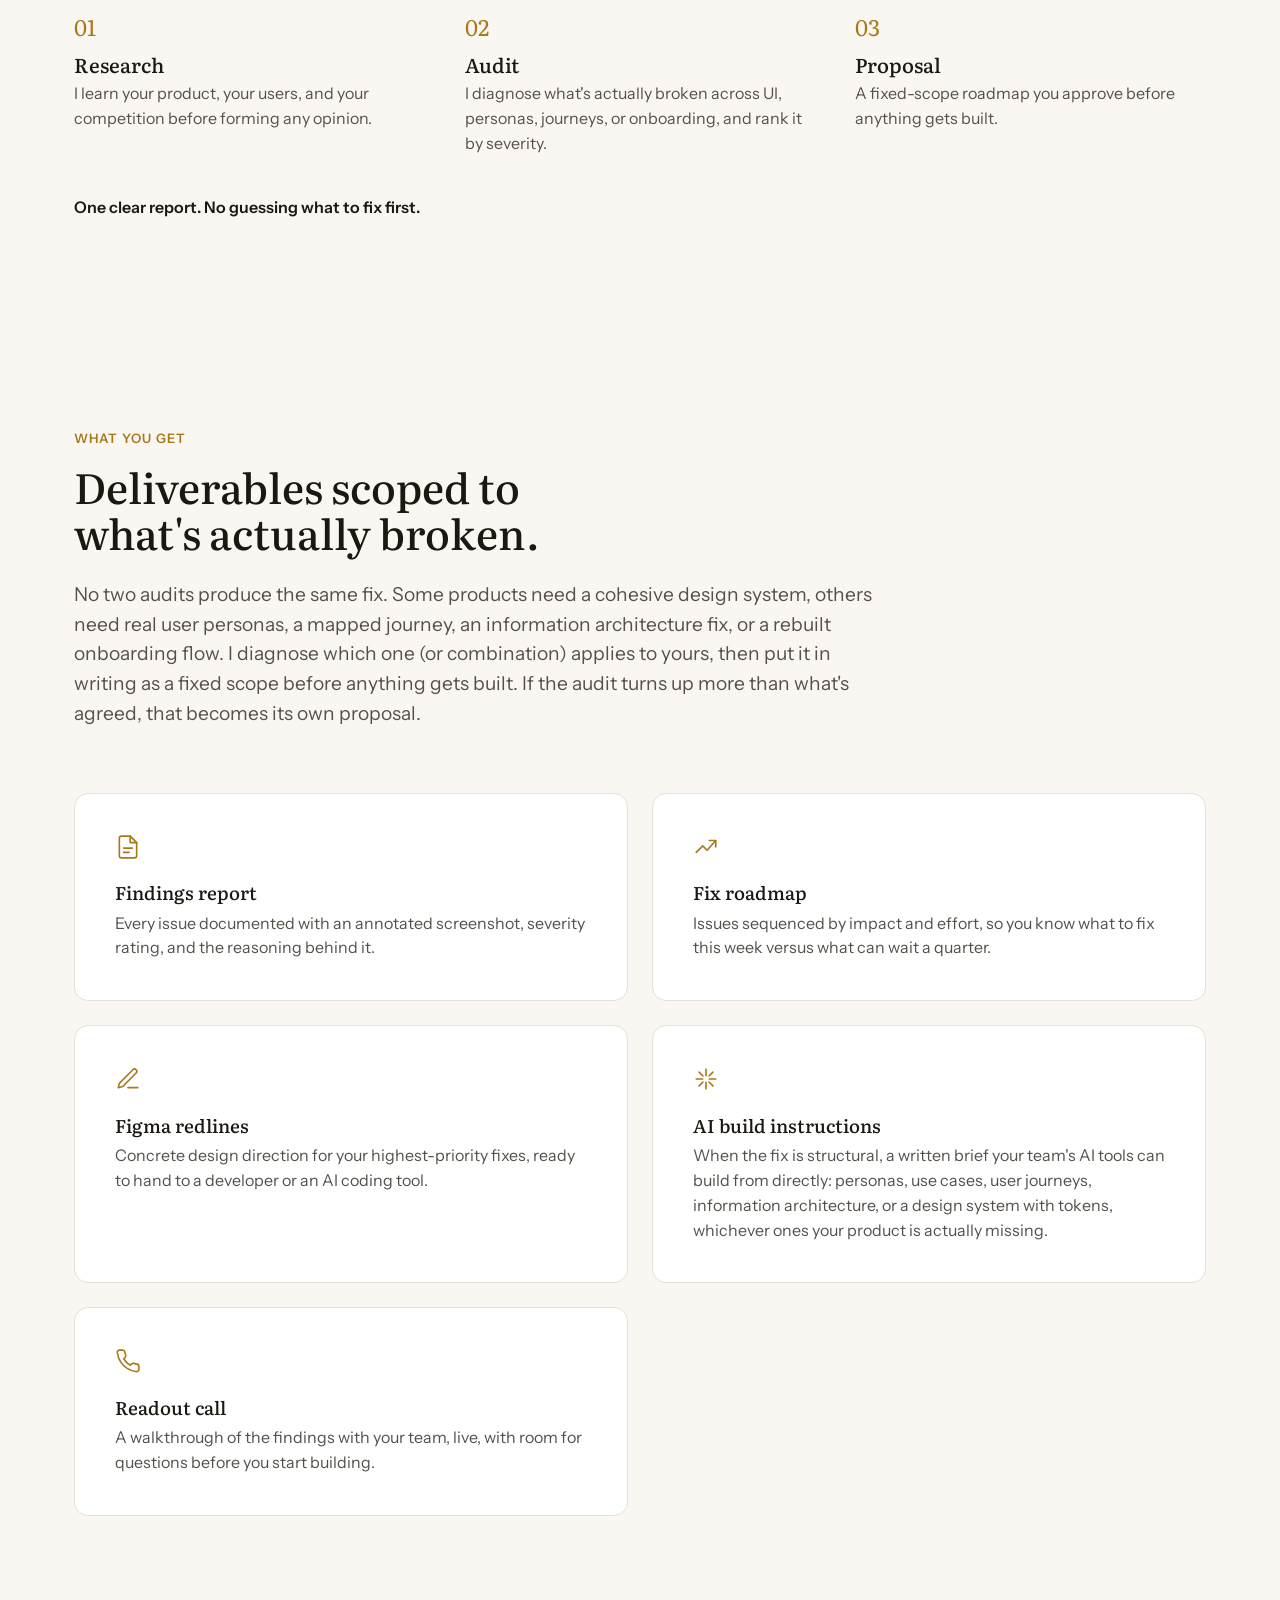
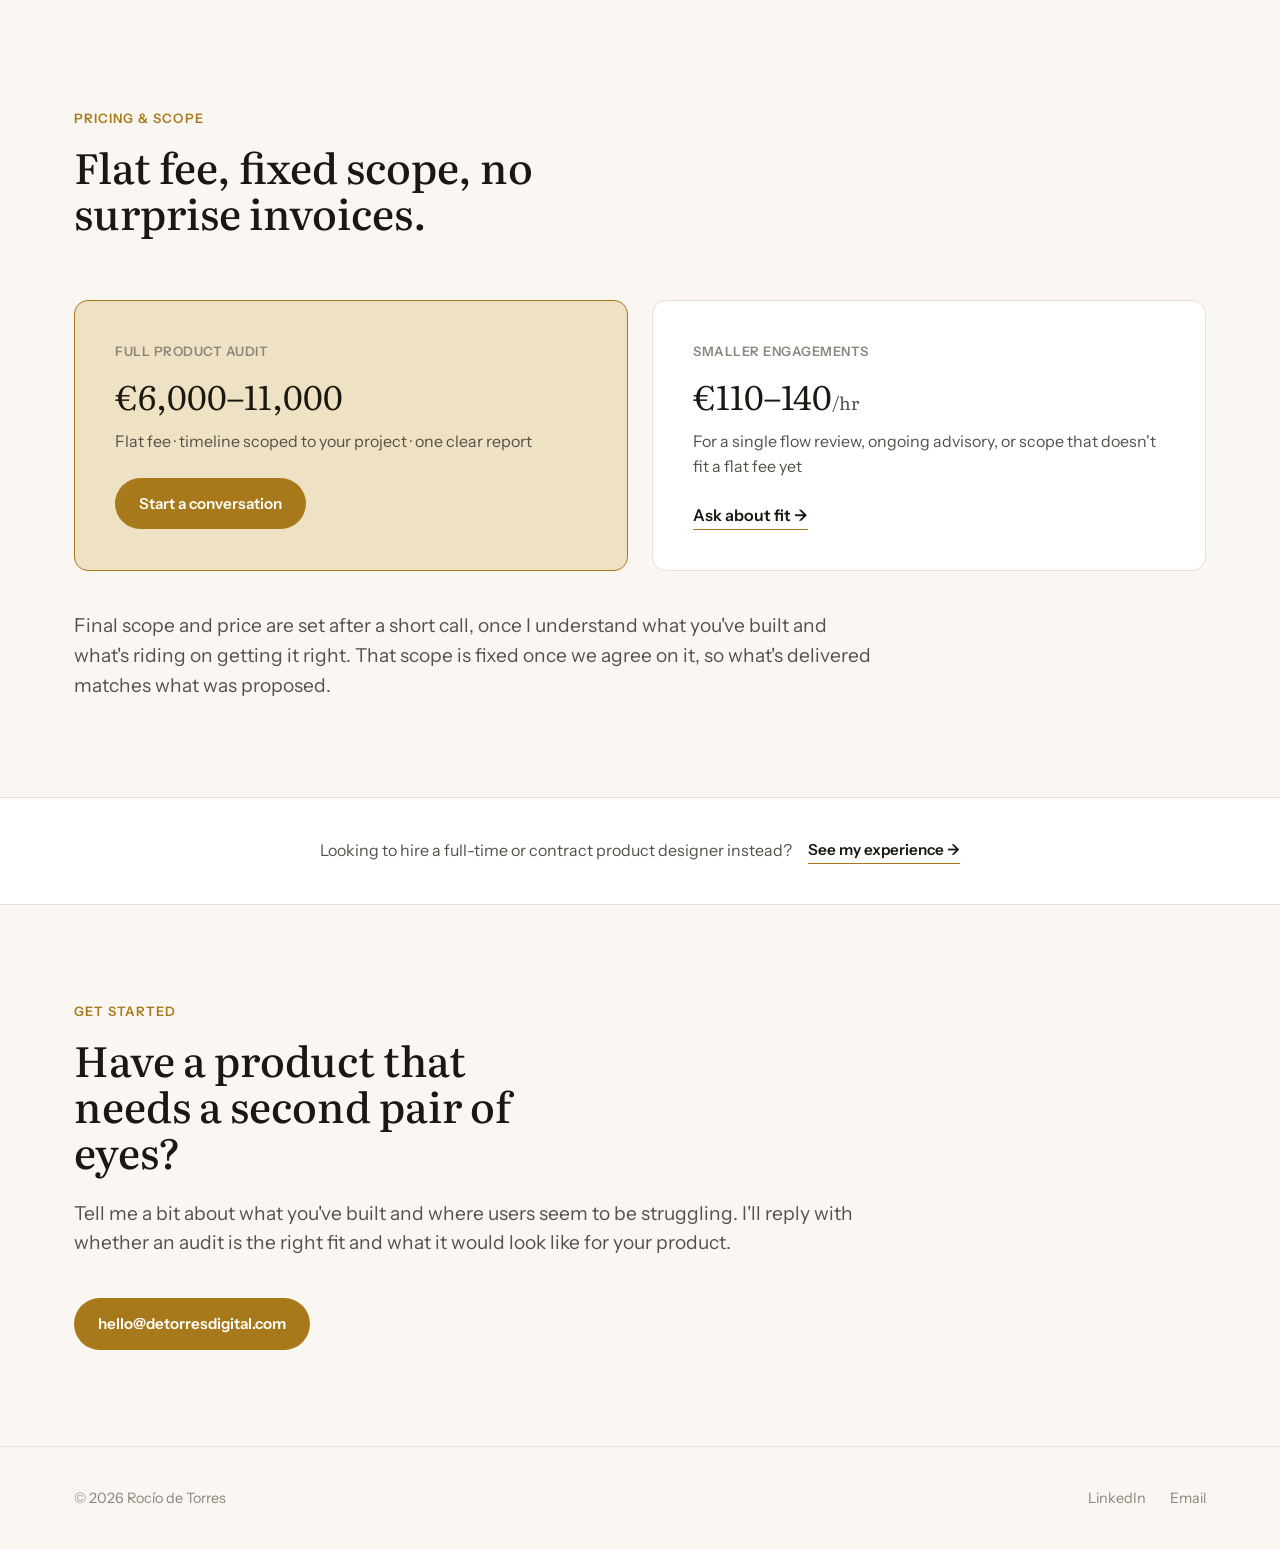
<file: services.html>
<!DOCTYPE html>
<html lang="en">
<head>
<meta charset="UTF-8">
<meta name="viewport" content="width=device-width, initial-scale=1.0">
<title>Services · Rocío de Torres</title>
<meta name="description" content="AI Product UX Audit: research, severity-ranked findings, and a fix roadmap for AI-built products. €6,000–11,000, timeline scoped per project.">
<meta property="og:title" content="Services · Rocío de Torres">
<meta property="og:description" content="AI Product UX Audit: research, severity-ranked findings, and a fix roadmap for AI-built products. €6,000–11,000, timeline scoped per project.">
<meta property="og:type" content="website">
<meta property="og:url" content="https://detorresdigital.com/services.html">
<meta property="og:image" content="https://detorresdigital.com/images/rocio-photo.jpg">
<meta property="og:site_name" content="Rocío de Torres">
<meta name="twitter:card" content="summary">
<meta name="twitter:title" content="Services · Rocío de Torres">
<meta name="twitter:description" content="AI Product UX Audit: research, severity-ranked findings, and a fix roadmap for AI-built products. €6,000–11,000, timeline scoped per project.">
<meta name="twitter:image" content="https://detorresdigital.com/images/rocio-photo.jpg">
<link rel="icon" type="image/png" href="images/mark.png">
<link rel="preconnect" href="https://fonts.googleapis.com">
<link rel="preconnect" href="https://fonts.gstatic.com" crossorigin>
<link href="https://fonts.googleapis.com/css2?family=Literata:ital,opsz,wght@0,7..72,400;0,7..72,500;0,7..72,600;1,7..72,500&family=Instrument+Sans:ital,wght@0,400..700;1,400..700&display=swap" rel="stylesheet">
<link rel="stylesheet" href="css/style.css">
</head>
<body>

<a class="skip-link" href="#main">Skip to content</a>

<header class="site-header" id="top">
  <div class="wrap header-inner">
    <a class="wordmark" href="index.html">
      <img class="wordmark-mark" src="images/mark.png" alt="" width="22" height="22">
      Rocío de Torres
    </a>

    <button class="nav-toggle" id="navToggle" aria-expanded="false" aria-controls="primaryNav" aria-label="Toggle menu">
      <span></span><span></span><span></span>
    </button>

    <nav class="primary-nav" id="primaryNav">
      <a href="index.html#work">Work</a>
      <a href="services.html">Services</a>
      <a href="experience.html">Experience</a>
      <a href="about.html">About</a>
      <a class="nav-cta" href="#audit">Get an Audit</a>
    </nav>
  </div>
</header>

<main id="main">

  <!-- ============ HERO ============ -->
  <section class="hero">
    <div class="wrap">
      <p class="eyebrow reveal">Services</p>
      <h1 class="reveal">A Product UX Audit, built on real research.</h1>
      <p class="hero-sub reveal">
        Most AI-built products skip user research, skip heuristic review, and skip the person who would have caught the confusing flow before launch. I bring that back, condensed into a fixed-scope engagement built for teams who moved fast and now need clarity on what to fix first.
      </p>
      <div class="hero-actions reveal">
        <a class="btn btn-primary" href="mailto:hello@detorresdigital.com?subject=AI%20Product%20UX%20Audit">Book an audit</a>
        <a class="btn btn-ghost" href="#pricing">See pricing</a>
      </div>
    </div>
  </section>

  <!-- ============ WHO THIS IS FOR ============ -->
  <section class="section problem">
    <div class="wrap">
      <p class="eyebrow reveal">Who this is for</p>
      <h2 class="reveal">You shipped fast. Now users are dropping off and you don't know why.</h2>
      <p class="lede reveal">
        You're a founder or CTO who built a working product with Claude or another AI tool, without a product designer in the room. It works, but demos don't land the way they should, onboarding leaks users, or your team is arguing about what to fix first with no way to settle it. That's the gap this audit closes.
      </p>
    </div>
  </section>

  <!-- ============ THE PROCESS ============ -->
  <section class="section" id="audit">
    <div class="wrap">
      <p class="eyebrow reveal">The process</p>
      <h2 class="reveal">Three stages, one clear report at the end.</h2>

      <ol class="steps">
        <li class="step reveal">
          <span class="step-num">01</span>
          <h3>Research</h3>
          <p>I learn your product, your users, and your competition before forming any opinion.</p>
        </li>
        <li class="step reveal">
          <span class="step-num">02</span>
          <h3>Audit</h3>
          <p>I diagnose what's actually broken across UI, personas, journeys, or onboarding, and rank it by severity.</p>
        </li>
        <li class="step reveal">
          <span class="step-num">03</span>
          <h3>Proposal</h3>
          <p>A fixed-scope roadmap you approve before anything gets built.</p>
        </li>
      </ol>

      <p class="service-note reveal">One clear report. No guessing what to fix first.</p>
    </div>
  </section>

  <!-- ============ DELIVERABLES ============ -->
  <section class="section deliverables">
    <div class="wrap">
      <p class="eyebrow reveal">What you get</p>
      <h2 class="reveal">Deliverables scoped to what's actually broken.</h2>
      <p class="lede reveal">
        No two audits produce the same fix. Some products need a cohesive design system, others need real user personas, a mapped journey, an information architecture fix, or a rebuilt onboarding flow. I diagnose which one (or combination) applies to yours, then put it in writing as a fixed scope before anything gets built. If the audit turns up more than what's agreed, that becomes its own proposal.
      </p>

      <div class="deliverable-grid">
        <div class="deliverable-card reveal">
          <svg class="deliverable-icon" viewBox="0 0 24 24" fill="none" stroke="currentColor" stroke-width="1.5" stroke-linecap="round" stroke-linejoin="round" aria-hidden="true">
            <path d="M14 2H6a2 2 0 0 0-2 2v16a2 2 0 0 0 2 2h12a2 2 0 0 0 2-2V8z"/>
            <polyline points="14 2 14 8 20 8"/>
            <line x1="8" y1="13" x2="16" y2="13"/>
            <line x1="8" y1="17" x2="13" y2="17"/>
          </svg>
          <h3>Findings report</h3>
          <p>Every issue documented with an annotated screenshot, severity rating, and the reasoning behind it.</p>
        </div>
        <div class="deliverable-card reveal">
          <svg class="deliverable-icon" viewBox="0 0 24 24" fill="none" stroke="currentColor" stroke-width="1.5" stroke-linecap="round" stroke-linejoin="round" aria-hidden="true">
            <polyline points="3 17 9 11 13 15 21 6"/>
            <polyline points="15 6 21 6 21 12"/>
          </svg>
          <h3>Fix roadmap</h3>
          <p>Issues sequenced by impact and effort, so you know what to fix this week versus what can wait a quarter.</p>
        </div>
        <div class="deliverable-card reveal">
          <svg class="deliverable-icon" viewBox="0 0 24 24" fill="none" stroke="currentColor" stroke-width="1.5" stroke-linecap="round" stroke-linejoin="round" aria-hidden="true">
            <path d="M12 20h9"/>
            <path d="M16.5 3.5a2.12 2.12 0 0 1 3 3L7 19l-4 1 1-4Z"/>
          </svg>
          <h3>Figma redlines</h3>
          <p>Concrete design direction for your highest-priority fixes, ready to hand to a developer or an AI coding tool.</p>
        </div>
        <div class="deliverable-card reveal">
          <svg class="deliverable-icon" viewBox="0 0 24 24" fill="none" stroke="currentColor" stroke-width="1.5" stroke-linecap="round" stroke-linejoin="round" aria-hidden="true">
            <line x1="12" y1="3" x2="12" y2="9"/>
            <line x1="12" y1="15" x2="12" y2="21"/>
            <line x1="3" y1="12" x2="9" y2="12"/>
            <line x1="15" y1="12" x2="21" y2="12"/>
            <line x1="5.6" y1="5.6" x2="9.2" y2="9.2"/>
            <line x1="14.8" y1="14.8" x2="18.4" y2="18.4"/>
            <line x1="18.4" y1="5.6" x2="14.8" y2="9.2"/>
            <line x1="9.2" y1="14.8" x2="5.6" y2="18.4"/>
          </svg>
          <h3>AI build instructions</h3>
          <p>When the fix is structural, a written brief your team's AI tools can build from directly: personas, use cases, user journeys, information architecture, or a design system with tokens, whichever ones your product is actually missing.</p>
        </div>
        <div class="deliverable-card reveal">
          <svg class="deliverable-icon" viewBox="0 0 24 24" fill="none" stroke="currentColor" stroke-width="1.5" stroke-linecap="round" stroke-linejoin="round" aria-hidden="true">
            <path d="M22 16.92v3a2 2 0 0 1-2.18 2 19.79 19.79 0 0 1-8.63-3.07 19.5 19.5 0 0 1-6-6 19.79 19.79 0 0 1-3.07-8.67A2 2 0 0 1 4.11 2h3a2 2 0 0 1 2 1.72c.13.96.36 1.9.7 2.81a2 2 0 0 1-.45 2.11L8.09 9.91a16 16 0 0 0 6 6l1.27-1.27a2 2 0 0 1 2.11-.45c.91.34 1.85.57 2.81.7A2 2 0 0 1 22 16.92Z"/>
          </svg>
          <h3>Readout call</h3>
          <p>A walkthrough of the findings with your team, live, with room for questions before you start building.</p>
        </div>
      </div>
    </div>
  </section>

  <!-- ============ PRICING ============ -->
  <section class="section pricing" id="pricing">
    <div class="wrap">
      <p class="eyebrow reveal">Pricing &amp; scope</p>
      <h2 class="reveal">Flat fee, fixed scope, no surprise invoices.</h2>

      <div class="pricing-grid">
        <div class="pricing-card pricing-card--featured reveal">
          <p class="pricing-label">Full product audit</p>
          <p class="pricing-amount">&euro;6,000&ndash;11,000</p>
          <p class="pricing-detail">Flat fee &middot; timeline scoped to your project &middot; one clear report</p>
          <a class="btn btn-primary" href="mailto:hello@detorresdigital.com?subject=AI%20Product%20UX%20Audit">Start a conversation</a>
        </div>
        <div class="pricing-card reveal">
          <p class="pricing-label">Smaller engagements</p>
          <p class="pricing-amount">&euro;110&ndash;140<span class="pricing-unit">/hr</span></p>
          <p class="pricing-detail">For a single flow review, ongoing advisory, or scope that doesn't fit a flat fee yet</p>
          <a class="link-arrow" href="mailto:hello@detorresdigital.com?subject=Product%20design%20advisory">Ask about fit &rarr;</a>
        </div>
      </div>
      <p class="lede reveal pricing-note">
        Final scope and price are set after a short call, once I understand what you've built and what's riding on getting it right. That scope is fixed once we agree on it, so what's delivered matches what was proposed.
      </p>
    </div>
  </section>

  <!-- ============ SECONDARY PATH ============ -->
  <section class="secondary-path">
    <div class="wrap secondary-path-inner">
      <p>Looking to hire a full-time or contract product designer instead?</p>
      <a class="secondary-path-link" href="experience.html">See my experience &rarr;</a>
    </div>
  </section>

  <!-- ============ CONTACT ============ -->
  <section class="section about-teaser" id="contact">
    <div class="wrap">
      <p class="eyebrow reveal">Get started</p>
      <h2 class="reveal">Have a product that needs a second pair of eyes?</h2>
      <p class="lede reveal">
        Tell me a bit about what you've built and where users seem to be struggling. I'll reply with whether an audit is the right fit and what it would look like for your product.
      </p>
      <div class="hero-actions hero-actions--spaced reveal">
        <a class="btn btn-primary" href="mailto:hello@detorresdigital.com">hello@detorresdigital.com</a>
      </div>
    </div>
  </section>

</main>

<footer class="site-footer">
  <div class="wrap footer-inner">
    <p>&copy; <span id="year"></span> Rocío de Torres</p>
    <nav class="footer-links">
      <a href="https://linkedin.com/in/rocío-de-torres-artillo-43a83437" target="_blank" rel="noopener">LinkedIn</a>
      <a href="mailto:hello@detorresdigital.com">Email</a>
    </nav>
  </div>
</footer>

<script src="js/main.js"></script>
</body>
</html>
</file>
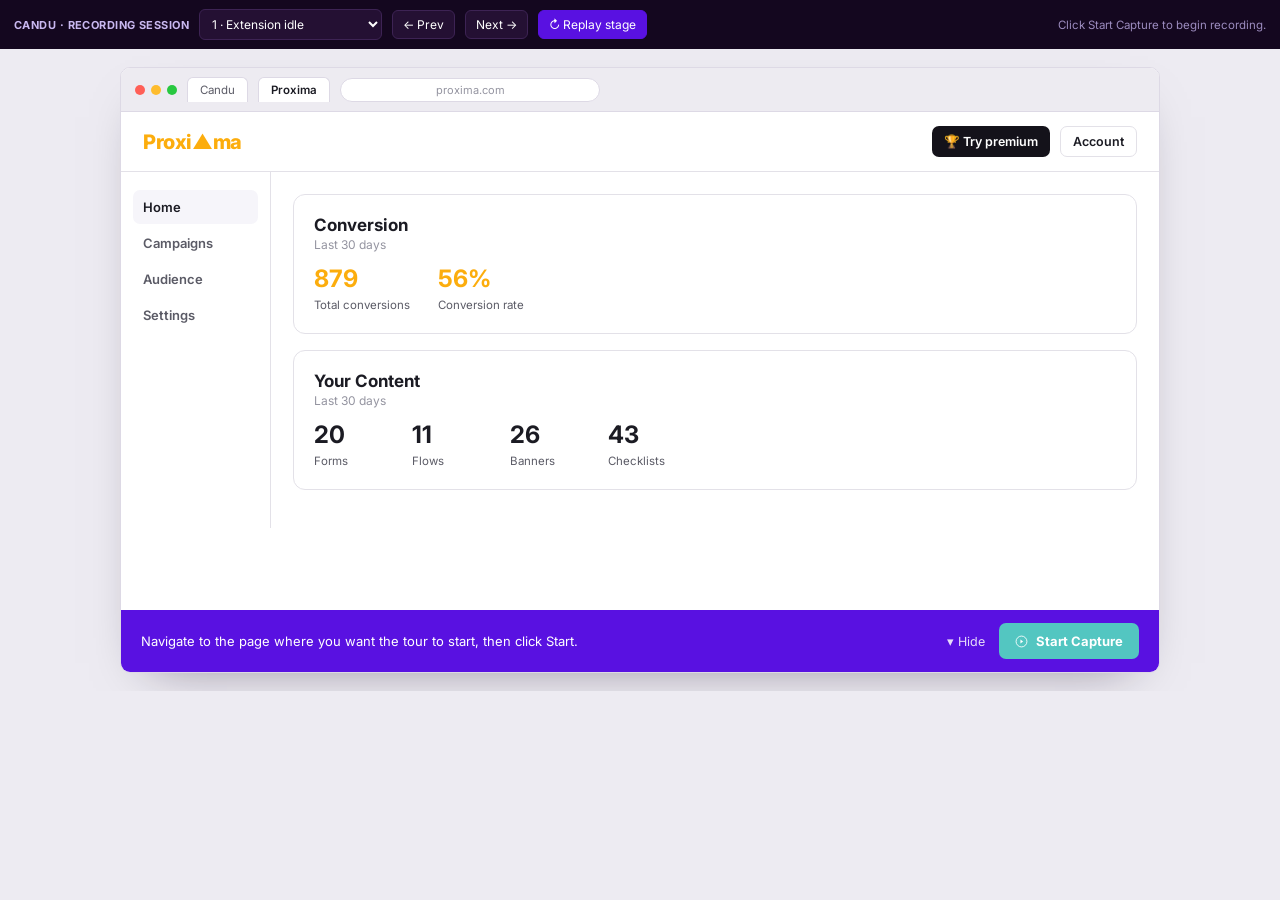
<file: demos/candu-recording-session-demo.html>
<!DOCTYPE html>
<html lang="en">
<head>
<meta charset="UTF-8">
<meta name="viewport" content="width=device-width, initial-scale=1.0">
<title>Candu Recording Session — Interactive Demo</title>
<link rel="preconnect" href="https://fonts.googleapis.com">
<link rel="preconnect" href="https://fonts.gstatic.com" crossorigin>
<link href="https://fonts.googleapis.com/css2?family=Inter:wght@400;500;600;700&display=swap" rel="stylesheet">
<style>
  :root{
    --purple:#5911E1;
    --purple-soft:#F1EBFD;
    --teal:#53C6C1;
    --navy:#5911E1;
    --dark:#15141F;
    --ink:#1B1B23;
    --ink-soft:#5B5B66;
    --ink-faint:#9494A0;
    --line:#E3E1E8;
    --bg:#F4F3F7;
    --orange:#FCAD0D;
    --editor-bar:#15141F;
    --editor-rail:#1D1C29;
    --green:#0E9F6E;
  }
  * { box-sizing:border-box; }
  html,body{ margin:0; height:100%; background:#EDEBF2; font-family:'Inter',-apple-system,BlinkMacSystemFont,sans-serif; color:var(--ink); }
  img{ max-width:100%; display:block; }
  svg{ width:1em; height:1em; display:inline-block; vertical-align:middle; flex-shrink:0; }

  /* ---------- Top control bar ---------- */
  .demo-toolbar{
    display:flex; align-items:center; gap:10px; flex-wrap:wrap;
    background:#14071F; color:#fff; padding:9px 14px; font-size:12px;
  }
  .demo-toolbar .brand{ font-weight:700; letter-spacing:.04em; text-transform:uppercase; font-size:11px; color:#C9B8F0; white-space:nowrap; }
  .demo-toolbar select{
    background:#241033; color:#fff; border:1px solid #3D2354; border-radius:6px;
    padding:6px 8px; font-size:12px; font-family:inherit;
  }
  .demo-toolbar button{
    background:#241033; color:#fff; border:1px solid #3D2354; border-radius:6px;
    padding:6px 10px; font-size:12px; font-family:inherit; cursor:pointer;
  }
  .demo-toolbar button:hover{ background:#331547; }
  .demo-toolbar button.primary{ background:var(--purple); border-color:var(--purple); }
  .demo-toolbar button.primary:hover{ background:#5209c9; }
  .demo-toolbar .spacer{ flex:1; }
  .demo-toolbar .hint{ color:#9C8CBF; font-size:11.5px; }

  /* ---------- Stage frame ---------- */
  .stage-viewport{ padding:18px; overflow-x:auto; }
  .browser-frame{
    max-width:1040px; min-width:900px; margin:0 auto; background:#fff; border-radius:10px; overflow:hidden;
    box-shadow:0 20px 50px -30px rgba(20,7,31,.5); border:1px solid #DDD9E5;
  }
  .browser-chrome{
    display:flex; align-items:center; gap:10px; background:#EDEBF1; padding:9px 14px; border-bottom:1px solid #DDD9E5;
  }
  .browser-dots{ display:flex; gap:6px; }
  .browser-dots span{ width:10px; height:10px; border-radius:50%; display:block; }
  .browser-dots span:nth-child(1){ background:#FF5F57; }
  .browser-dots span:nth-child(2){ background:#FEBC2E; }
  .browser-dots span:nth-child(3){ background:#28C840; }
  .browser-tab{
    background:#fff; border-radius:6px 6px 0 0; padding:5px 12px; font-size:11.5px; color:var(--ink-soft);
    display:flex; align-items:center; gap:6px; border:1px solid #DDD9E5; border-bottom:none;
  }
  .browser-tab.active{ color:var(--ink); font-weight:600; }
  .browser-tab .dot{ width:6px; height:6px; border-radius:50%; background:var(--orange); }
  .browser-url{ flex:1; }
  .browser-url-inner{
    background:#fff; border:1px solid #DDD9E5; border-radius:999px; padding:4px 12px; font-size:11px; color:var(--ink-faint);
    max-width:260px; text-align:center;
  }

  /* ---------- Proxima app content ---------- */
  .proxima{ position:relative; min-height:560px; background:#fff; }
  .fake-cursor{
    position:absolute; width:22px; height:22px; z-index:40; pointer-events:none;
    transition:left .65s cubic-bezier(.4,0,.2,1), top .65s cubic-bezier(.4,0,.2,1), opacity .3s;
    filter:drop-shadow(0 2px 4px rgba(0,0,0,.35)); opacity:0;
  }
  .fake-cursor svg{ width:100%; height:100%; }
  .fake-cursor.visible{ opacity:1; }
  .click-ripple{
    position:absolute; width:16px; height:16px; margin:-8px 0 0 -8px; border-radius:50%;
    background:rgba(89,17,225,.35); border:1.5px solid var(--purple); z-index:39; pointer-events:none;
    animation:rippleOut .55s ease-out forwards;
  }
  @keyframes rippleOut{
    0%{ transform:scale(.3); opacity:1; }
    100%{ transform:scale(2.4); opacity:0; }
  }
  .proxima-topbar{
    display:flex; align-items:center; justify-content:space-between; padding:14px 22px; border-bottom:1px solid var(--line);
  }
  .proxima-logo{ font-size:20px; font-weight:800; color:var(--orange); letter-spacing:-0.02em; }
  .proxima-actions{ display:flex; gap:10px; }
  .proxima-actions .btn-dark{
    background:#14121A; color:#fff; border-radius:7px; padding:7px 12px; font-size:12.5px; font-weight:600;
    display:flex; align-items:center; gap:6px;
  }
  .proxima-actions .btn-outline{
    border:1px solid var(--line); border-radius:7px; padding:7px 12px; font-size:12.5px; font-weight:600; color:var(--ink);
  }
  .proxima-body{ display:flex; }
  .proxima-nav{ width:150px; padding:18px 12px; border-right:1px solid var(--line); flex-shrink:0; }
  .proxima-nav a{
    display:flex; align-items:center; gap:9px; padding:9px 10px; border-radius:7px; font-size:13px; font-weight:600;
    color:var(--ink-soft); margin-bottom:2px;
  }
  .proxima-nav a.active{ color:var(--ink); background:#F6F5FA; }
  .proxima-main{ flex:1; padding:22px; min-width:0; }

  .card{ background:#fff; border:1px solid var(--line); border-radius:12px; padding:20px; margin-bottom:16px; }
  .card h3{ margin:0 0 2px; font-size:17px; }
  .card .muted{ color:var(--ink-faint); font-size:12px; margin-bottom:12px; }
  .stat-row{ display:flex; gap:28px; flex-wrap:wrap; }
  .stat{ min-width:70px; }
  .stat b{ display:block; font-size:24px; color:var(--orange); }
  .stat b.plain{ color:var(--ink); }
  .stat span{ font-size:11.5px; color:var(--ink-soft); }

  .app-tabs{ display:flex; align-items:center; justify-content:space-between; margin-bottom:14px; }
  .app-tabs .tabs-left{ display:flex; align-items:center; gap:8px; }
  .app-tabs .brandmini{ font-weight:800; color:var(--orange); font-size:14px; margin-right:6px; }
  .app-tabs .tab-pill{ font-size:12px; font-weight:600; padding:5px 10px; border-radius:6px; color:var(--ink-soft); }
  .app-tabs .tab-pill.active{ background:#14121A; color:#fff; }
  .app-tabs .try{ font-size:12px; color:var(--ink-faint); }

  .two-col{ display:flex; gap:16px; align-items:flex-start; }
  .two-col .col-main{ flex:1; }
  .field-row{ display:flex; gap:10px; margin-top:10px; flex-wrap:wrap; }
  .field{
    border:1px solid var(--line); border-radius:8px; padding:9px 12px; font-size:13px; color:var(--ink-faint);
    background:#fff; flex:1; min-width:120px;
  }
  .field.highlight{ border-color:var(--purple); box-shadow:0 0 0 3px var(--purple-soft); position:relative; color:var(--ink); }
  .btn-mini-dark{ background:#14121A; color:#fff; border-radius:7px; padding:9px 14px; font-size:12.5px; font-weight:600; }
  .btn-mini-outline{ border:1px solid var(--line); border-radius:7px; padding:9px 14px; font-size:12.5px; font-weight:600; }
  .team-list div{ font-size:13px; margin-bottom:6px; color:var(--ink-soft); }
  .team-list b{ color:var(--ink); font-weight:600; }

  .callout-tip{
    position:absolute; background:linear-gradient(135deg,#5F21E7,#4686F0); color:#fff; padding:14px 16px;
    border-radius:10px; font-size:13px; font-weight:600; line-height:1.4; max-width:220px; box-shadow:0 12px 26px -12px rgba(95,33,231,.6);
  }
  .callout-tip::after{
    content:''; position:absolute; left:-8px; top:24px; border:8px solid transparent; border-right-color:#5F21E7;
  }

  /* ---------- Bottom extension bar ---------- */
  .ext-bar{
    position:absolute; left:0; right:0; bottom:0; background:var(--purple); color:#fff;
    display:flex; align-items:center; justify-content:space-between; padding:13px 20px; gap:14px; flex-wrap:wrap;
  }
  .ext-left{ display:flex; align-items:center; gap:10px; font-size:13px; }
  .ext-right{ display:flex; align-items:center; gap:8px; }
  .btn-primary{ background:var(--teal); color:#fff; border:none; border-radius:7px; padding:10px 16px; font-size:13px; font-weight:700; cursor:pointer; font-family:inherit; display:inline-flex; align-items:center; gap:8px; }
  .btn-primary:hover{ filter:brightness(0.95); }
  .btn-white{ background:#fff; color:var(--dark); border:none; border-radius:7px; padding:10px 16px; font-size:13px; font-weight:700; cursor:pointer; font-family:inherit; display:inline-flex; align-items:center; gap:8px; }
  .btn-white:hover{ background:#F1EFFA; }
  .btn-dark2{ background:var(--dark); color:#fff; border:none; border-radius:7px; padding:10px 16px; font-size:13px; font-weight:700; cursor:pointer; font-family:inherit; }
  .btn-dark2:hover{ background:#26243a; }
  .btn-ghost{ background:transparent; color:#fff; border:1px solid rgba(255,255,255,.35); border-radius:8px; padding:10px 16px; font-size:13px; font-weight:600; cursor:pointer; font-family:inherit; }
  .btn-ghost:hover{ border-color:#fff; }
  .btn-hide{ background:transparent; color:#fff; opacity:.85; border:none; font-size:12.5px; cursor:pointer; font-family:inherit; }

  .countdown-badge{
    position:absolute; top:44%; left:50%; transform:translate(-50%,-50%);
    width:110px; height:110px; border-radius:50%; background:rgba(99,16,229,.08);
    display:flex; align-items:center; justify-content:center; font-size:52px; font-weight:800; color:var(--purple);
  }

  .step-dots{ display:flex; gap:6px; }
  .step-dot{
    width:28px; height:28px; border-radius:7px; background:var(--teal);
    display:flex; align-items:center; justify-content:center; flex-shrink:0;
  }
  .step-dot svg{ width:14px; height:14px; color:#fff; }
  .collapse-btn{
    width:26px; height:26px; border-radius:7px; background:rgba(255,255,255,.16); border:none; color:#fff;
    display:flex; align-items:center; justify-content:center; cursor:pointer; font-size:11px; flex-shrink:0;
  }
  .rec-pill{
    display:flex; align-items:center; gap:7px; background:#fff; color:var(--ink); border-radius:6px; padding:7px 12px; font-size:12.5px; font-weight:700;
    border:1.5px dashed #B9ADEA;
  }
  .rec-dot{ width:7px; height:7px; border-radius:50%; background:#E11D48; animation:pulse 1.2s infinite; }
  @keyframes pulse{ 0%,100%{opacity:1;} 50%{opacity:.35;} }
  .success-pill{ display:flex; align-items:center; gap:7px; font-size:13.5px; font-weight:700; }
  .success-pill svg{ width:16px; height:16px; color:#fff; flex-shrink:0; }

  .toast{
    position:fixed; left:50%; bottom:24px; transform:translateX(-50%) translateY(20px); background:#14121A; color:#fff;
    padding:10px 16px; border-radius:8px; font-size:12.5px; display:flex; gap:12px; align-items:center; opacity:0;
    transition:opacity .2s, transform .2s; pointer-events:none; z-index:50;
  }
  .toast.show{ opacity:1; transform:translateX(-50%) translateY(0); }
  .toast button{ background:none; border:none; color:var(--teal); font-weight:700; font-size:12.5px; cursor:pointer; font-family:inherit; }

  /* ---------- AI processing ---------- */
  .processing-shell{ display:flex; min-height:560px; background:#fff; }
  /* ---------- Shared editor chrome ---------- */
  .editor-shell{ background:var(--bg); }
  .editor-top{ background:var(--editor-bar); color:#fff; display:flex; align-items:center; justify-content:space-between; padding:9px 14px; font-size:12.5px; }
  .editor-top .left{ display:flex; align-items:center; gap:9px; }
  .editor-top .left svg{ width:20px; height:20px; flex-shrink:0; }
  .editor-top .backchev{ opacity:.55; font-size:15px; }
  .editor-top .tourname{ font-weight:600; display:flex; align-items:center; gap:5px; white-space:nowrap; }
  .editor-top .tourname .car{ opacity:.5; font-size:10px; }
  .editor-top .center-icons{ display:flex; gap:6px; align-items:center; }
  .editor-top .center-icons .ic{ width:30px; height:30px; border-radius:7px; display:flex; align-items:center; justify-content:center; color:#8B87A0; }
  .editor-top .center-icons .ic svg{ width:16px; height:16px; }
  .editor-top .center-icons .ic.active{ background:#fff; color:var(--dark); }
  .editor-top .right{ display:flex; align-items:center; gap:10px; }
  .avatar-circle{ width:24px; height:24px; border-radius:50%; background:#4B4763; color:#fff; font-size:10px; font-weight:700; display:flex; align-items:center; justify-content:center; flex-shrink:0; }
  .saved-status{ display:flex; align-items:center; gap:5px; font-size:12px; color:#B4AFCB; white-space:nowrap; }
  .saved-status svg{ width:13px; height:13px; color:var(--teal); }
  .btn-share{ border:1px solid rgba(255,255,255,.22); color:#fff; background:none; border-radius:6px; padding:6px 12px; font-size:12px; font-weight:600; display:flex; gap:5px; align-items:center; white-space:nowrap; font-family:inherit; }
  .btn-publish{ background:#000; color:#fff; border:1px solid rgba(255,255,255,.15); border-radius:6px; padding:6px 12px; font-size:12px; font-weight:700; display:flex; align-items:center; gap:6px; white-space:nowrap; font-family:inherit; cursor:pointer; }
  .btn-publish svg{ width:12px; height:12px; }

  .editor-body{ display:flex; }
  .editor-rail{ width:60px; background:var(--editor-rail); display:flex; flex-direction:column; align-items:center; padding:14px 0; flex-shrink:0; }
  .editor-rail .rail-logo{ width:20px; height:20px; margin-bottom:20px; color:#fff; }
  .editor-rail .rail-group{ display:flex; flex-direction:column; align-items:center; gap:16px; }
  .editor-rail .rail-item{ display:flex; flex-direction:column; align-items:center; gap:5px; color:#77738F; }
  .editor-rail .rail-item svg{ width:17px; height:17px; }
  .editor-rail .rail-item span{ font-size:8px; font-weight:600; letter-spacing:.01em; }
  .editor-rail .rail-spacer{ flex:1; }
  .editor-rail .rail-bottom{ display:flex; flex-direction:column; align-items:center; gap:16px; padding-bottom:4px; }

  .editor-canvas-wrap{ flex:1; padding:16px; min-width:0; display:flex; flex-direction:column; }
  .editor-tabbar{ display:flex; align-items:center; gap:8px; }
  .editor-tabbar .tab{ background:#fff; border:1px solid var(--line); border-bottom:none; border-radius:7px 7px 0 0; padding:7px 14px; font-size:12px; color:var(--ink-soft); display:flex; align-items:center; gap:6px; }
  .editor-tabbar .tab .dot{ width:6px; height:6px; border-radius:50%; background:var(--purple); }
  .editor-canvas{ background:#fff; border-radius:0 8px 8px 8px; border:1px solid var(--line); position:relative; overflow:hidden; flex:1; }

  .tour-tooltip{ position:absolute; background:#fff; border:2px dashed var(--purple); border-radius:10px; padding:15px 17px; width:220px; }
  .tour-tooltip .tag{ position:absolute; top:-13px; left:10px; background:var(--purple); color:#fff; font-size:10px; font-weight:700; padding:3px 9px; border-radius:5px; }
  .tour-tooltip p{ margin:0; font-size:13px; font-weight:600; line-height:1.4; color:var(--ink); }

  .editor-right{ width:300px; border-left:1px solid var(--line); background:#fff; flex-shrink:0; display:flex; flex-direction:column; }
  .editor-right-head{ display:flex; align-items:center; justify-content:flex-end; gap:12px; padding:9px 14px; border-bottom:1px solid var(--line); color:var(--ink-faint); }
  .editor-right-head svg{ width:15px; height:15px; }
  .editor-right-head .close-x{ font-size:11.5px; font-weight:600; }
  .editor-tools{ display:flex; gap:6px; padding:9px 14px; border-bottom:1px solid var(--line); }
  .editor-tools .t{ width:28px; height:28px; border-radius:7px; display:flex; align-items:center; justify-content:center; color:var(--ink-faint); }
  .editor-tools .t svg{ width:15px; height:15px; }
  .editor-tools .t.active{ background:var(--purple-soft); color:var(--purple); }
  .chat-history-label{ display:flex; align-items:center; gap:6px; padding:11px 14px 4px; font-size:11px; font-weight:700; color:var(--ink-faint); text-transform:uppercase; letter-spacing:.04em; }
  .chat-body{ flex:1; overflow-y:auto; padding:2px 14px 8px; font-size:12.5px; color:var(--ink-soft); line-height:1.55; }
  .chat-body .step-block{ margin-bottom:9px; }
  .chat-body .step-block b{ display:block; color:var(--ink); font-size:12.5px; margin-bottom:2px; }
  .chat-body code{ background:#F3F1F9; color:#7A3FE0; border-radius:4px; padding:1px 5px; font-size:10.5px; font-family:'SF Mono',Monaco,monospace; }
  .chat-thinking{ display:flex; align-items:center; gap:8px; color:var(--ink-faint); font-size:12px; margin-top:10px; }
  .chat-succeed{ display:flex; align-items:center; justify-content:space-between; background:#F0FBF6; border:1px solid #CDEEDF; border-radius:8px; padding:9px 12px; margin-top:10px; font-size:12.5px; font-weight:700; color:var(--green); }
  .chat-succeed button{ background:none; border:none; color:var(--purple); font-weight:700; font-size:12px; cursor:pointer; font-family:inherit; }
  .chat-input-wrap{ border-top:1px solid var(--line); padding:12px 14px; }
  .chat-input-label{ display:flex; align-items:center; gap:8px; font-size:12px; font-weight:700; margin-bottom:8px; }
  .beta-tag{ font-size:9px; font-weight:700; color:var(--teal); border:1px solid var(--teal); border-radius:999px; padding:1px 7px; }
  .chat-textarea{ border:1px solid var(--line); border-radius:8px; padding:10px 12px; font-size:12.5px; color:var(--ink-faint); min-height:50px; }

  .floating-stepnav{
    position:absolute; left:50%; bottom:8px; transform:translateX(-50%); background:#26243B; border-radius:14px; padding:8px 10px 8px 8px;
    display:flex; align-items:center; gap:6px; box-shadow:0 14px 30px -12px rgba(20,10,40,.5); z-index:5;
  }
  .fsn-grip{ color:#6B6885; padding:0 2px; display:flex; align-items:center; }
  .fsn-grip svg{ width:12px; height:16px; }
  .fsn-step{ width:34px; height:34px; border-radius:9px; background:#3A3856; color:#B7B3D6; display:flex; align-items:center; justify-content:center; }
  .fsn-step svg{ width:15px; height:15px; }
  .fsn-step.active{ background:var(--teal); color:#0B3B3B; box-shadow:0 0 0 2px rgba(83,198,193,.35); }
  .fsn-add{ display:flex; align-items:center; gap:5px; color:#9490B0; font-size:12px; font-weight:600; padding:0 8px; white-space:nowrap; }
  .fsn-add svg{ width:12px; height:12px; }
  .fsn-expand{ color:#6B6885; padding:0 4px; display:flex; align-items:center; border-left:1px solid #3A3856; margin-left:2px; padding-left:10px; }
  .fsn-expand svg{ width:13px; height:13px; }
  .editor-status-bar{ display:flex; align-items:center; justify-content:space-between; padding:8px 4px 0; font-size:11.5px; color:var(--ink-faint); }
  .editor-status-bar .tourstep-tag{ font-weight:600; color:var(--ink-soft); }
  .editor-status-bar .undoredo{ display:flex; gap:10px; }
  .editor-status-bar .undoredo svg{ width:14px; height:14px; }

  /* ---------- AI processing ---------- */
  .processing-canvas{ display:flex; flex-direction:column; align-items:center; justify-content:center; padding:24px; text-align:center; height:100%; }
  .tip-illustration{ width:230px; height:150px; background:var(--purple-soft); border-radius:14px; margin-bottom:20px; display:flex; align-items:center; justify-content:center; }
  .tip-illustration svg{ width:130px; height:95px; }
  .processing-canvas h3{ margin:0 0 6px; font-size:18px; max-width:26ch; }
  .processing-canvas p{ margin:0 0 14px; font-size:12.5px; color:var(--ink-soft); max-width:40ch; line-height:1.5; }
  .tip-dots{ display:flex; gap:6px; align-items:center; justify-content:center; }
  .tip-dots span{ width:6px; height:6px; border-radius:50%; background:var(--line); }
  .tip-dots span.active{ background:var(--purple); }
  .tip-next{ margin-top:14px; }
  .spinner{ width:12px; height:12px; border-radius:50%; border:2px solid var(--purple-soft); border-top-color:var(--purple); animation:spin 0.8s linear infinite; flex-shrink:0; }
  @keyframes spin{ to{ transform:rotate(360deg); } }

  @media (max-width:760px){
    .proxima-nav{ display:none; }
    .editor-right{ display:none; }
  }
</style>
</head>
<body>

<div class="demo-toolbar">
  <span class="brand">Candu · Recording Session</span>
  <select id="stageSelect"></select>
  <button id="prevBtn">&larr; Prev</button>
  <button id="nextBtn">Next &rarr;</button>
  <button id="replayBtn" class="primary">&#8635; Replay stage</button>
  <span class="spacer"></span>
  <span class="hint" id="stageHint"></span>
</div>

<div class="stage-viewport" id="viewport"></div>

<div class="toast" id="toast"><span id="toastMsg"></span></div>

<script>
const $ = s => document.querySelector(s);
const viewport = $('#viewport');
const toastEl = $('#toast');
const toastMsg = $('#toastMsg');
let toastTimer;

function showToast(msg, action){
  toastMsg.textContent = msg;
  const existing = toastEl.querySelector('button');
  if (existing) existing.remove();
  if (action) {
    const b = document.createElement('button');
    b.textContent = action.label;
    b.onclick = action.onClick;
    toastEl.appendChild(b);
  }
  toastEl.classList.add('show');
  clearTimeout(toastTimer);
  toastTimer = setTimeout(()=> toastEl.classList.remove('show'), 4000);
}

const ICON_PLAY = '<svg viewBox="0 0 24 24" fill="none"><circle cx="12" cy="12" r="10" stroke="currentColor" stroke-width="1.6"/><path d="M10 8.5L15 12L10 15.5V8.5Z" fill="currentColor"/></svg>';
const ICON_CHECK = '<svg viewBox="0 0 24 24" fill="none"><circle cx="12" cy="12" r="10" stroke="currentColor" stroke-width="1.6"/><path d="M8 12.5L10.5 15L16 9" stroke="currentColor" stroke-width="1.8" stroke-linecap="round" stroke-linejoin="round"/></svg>';
const ICON_STOP = '<svg viewBox="0 0 24 24" fill="none"><rect x="6" y="6" width="12" height="12" rx="2.5" fill="currentColor"/></svg>';
const CANDU_MARK = '<svg viewBox="0 0 24 24" fill="none"><circle cx="12" cy="12" r="9.5" stroke="currentColor" stroke-width="1.8"/><path d="M12 7L16.5 15H7.5L12 7Z" stroke="currentColor" stroke-width="1.8" stroke-linejoin="round"/></svg>';
const ICON_CHEVDOWN = '<svg viewBox="0 0 24 24" fill="none"><path d="M6 9L12 15L18 9" stroke="currentColor" stroke-width="2" stroke-linecap="round" stroke-linejoin="round"/></svg>';
const ICON_PENCIL = '<svg viewBox="0 0 24 24" fill="none"><path d="M4 20L4.7 16.6L15 6.3L17.7 9L7.4 19.3L4 20Z" stroke="currentColor" stroke-width="1.6" stroke-linejoin="round"/></svg>';
const ICON_SHARE = '<svg viewBox="0 0 24 24" fill="none"><circle cx="6" cy="12" r="2.4" stroke="currentColor" stroke-width="1.6"/><circle cx="17" cy="6" r="2.4" stroke="currentColor" stroke-width="1.6"/><circle cx="17" cy="18" r="2.4" stroke="currentColor" stroke-width="1.6"/><path d="M8.2 10.8L14.8 7.2M8.2 13.2L14.8 16.8" stroke="currentColor" stroke-width="1.6"/></svg>';
const ICON_CHART = '<svg viewBox="0 0 24 24" fill="none"><path d="M5 19V10M12 19V5M19 19V13" stroke="currentColor" stroke-width="1.8" stroke-linecap="round"/></svg>';
const ICON_GEAR = '<svg viewBox="0 0 24 24" fill="none"><circle cx="12" cy="12" r="3" stroke="currentColor" stroke-width="1.6"/><path d="M12 3V5.5M12 18.5V21M21 12H18.5M5.5 12H3M18 6L16.2 7.8M7.8 16.2L6 18M18 18L16.2 16.2M7.8 7.8L6 6" stroke="currentColor" stroke-width="1.6" stroke-linecap="round"/></svg>';
const ICON_LOCK = '<svg viewBox="0 0 24 24" fill="none"><rect x="5.5" y="10.5" width="13" height="9" rx="2" stroke="currentColor" stroke-width="1.6"/><path d="M8 10.5V7.5C8 5 9.8 3.5 12 3.5C14.2 3.5 16 5 16 7.5V10.5" stroke="currentColor" stroke-width="1.6"/></svg>';
const ICON_GRID = '<svg viewBox="0 0 24 24" fill="none"><rect x="4" y="4" width="6.5" height="6.5" rx="1.3" stroke="currentColor" stroke-width="1.6"/><rect x="13.5" y="4" width="6.5" height="6.5" rx="1.3" stroke="currentColor" stroke-width="1.6"/><rect x="4" y="13.5" width="6.5" height="6.5" rx="1.3" stroke="currentColor" stroke-width="1.6"/><rect x="13.5" y="13.5" width="6.5" height="6.5" rx="1.3" stroke="currentColor" stroke-width="1.6"/></svg>';
const ICON_LAYERS = '<svg viewBox="0 0 24 24" fill="none"><path d="M12 3L21 8L12 13L3 8L12 3Z" stroke="currentColor" stroke-width="1.6" stroke-linejoin="round"/><path d="M3 13L12 18L21 13" stroke="currentColor" stroke-width="1.6" stroke-linejoin="round"/></svg>';
const ICON_FRAME = '<svg viewBox="0 0 24 24" fill="none"><path d="M7 3V21M17 3V21M3 7H21M3 17H21" stroke="currentColor" stroke-width="1.5"/></svg>';
const ICON_HISTORY = '<svg viewBox="0 0 24 24" fill="none"><circle cx="12" cy="12" r="8.5" stroke="currentColor" stroke-width="1.6"/><path d="M12 7.5V12L15 14" stroke="currentColor" stroke-width="1.6" stroke-linecap="round"/></svg>';
const ICON_SHORTCUT = '<svg viewBox="0 0 24 24" fill="none"><rect x="3.5" y="5" width="17" height="14" rx="2" stroke="currentColor" stroke-width="1.6"/><path d="M7.5 15L10.5 12L7.5 9M12.5 15H16.5" stroke="currentColor" stroke-width="1.6" stroke-linecap="round"/></svg>';
const ICON_LIGHTNING = '<svg viewBox="0 0 24 24" fill="none"><path d="M13 3L5 13.5H11L10.5 21L19 9.5H13L13 3Z" stroke="currentColor" stroke-width="1.6" stroke-linejoin="round"/></svg>';
const ICON_SPARKLE = '<svg viewBox="0 0 24 24" fill="none"><path d="M12 3L13.6 9.2L20 11L13.6 12.8L12 19L10.4 12.8L4 11L10.4 9.2L12 3Z" stroke="currentColor" stroke-width="1.4" stroke-linejoin="round"/></svg>';
const ICON_SEND = '<svg viewBox="0 0 24 24" fill="none"><path d="M12 3L14 10L21 12L14 14L12 21L10 14L3 12L10 10L12 3Z" fill="currentColor"/></svg>';
const ICON_CLOSE = '<svg viewBox="0 0 24 24" fill="none"><path d="M6 6L18 18M18 6L6 18" stroke="currentColor" stroke-width="1.8" stroke-linecap="round"/></svg>';
const ICON_DESKTOP = '<svg viewBox="0 0 24 24" fill="none"><rect x="3" y="5" width="18" height="12" rx="1.5" stroke="currentColor" stroke-width="1.6"/><path d="M8 20H16" stroke="currentColor" stroke-width="1.6" stroke-linecap="round"/></svg>';
const ICON_TABLET = '<svg viewBox="0 0 24 24" fill="none"><rect x="5" y="3" width="14" height="18" rx="2" stroke="currentColor" stroke-width="1.6"/></svg>';
const ICON_MOBILE = '<svg viewBox="0 0 24 24" fill="none"><rect x="7" y="3" width="10" height="18" rx="2" stroke="currentColor" stroke-width="1.6"/></svg>';
const ICON_GRIP = '<svg viewBox="0 0 12 20" fill="currentColor"><circle cx="3" cy="3" r="1.5"/><circle cx="9" cy="3" r="1.5"/><circle cx="3" cy="10" r="1.5"/><circle cx="9" cy="10" r="1.5"/><circle cx="3" cy="17" r="1.5"/><circle cx="9" cy="17" r="1.5"/></svg>';
const ICON_PLUS = '<svg viewBox="0 0 24 24" fill="none"><path d="M12 5V19M5 12H19" stroke="currentColor" stroke-width="2" stroke-linecap="round"/></svg>';
const ICON_EXPAND = '<svg viewBox="0 0 24 24" fill="none"><path d="M9 4H4V9M20 9V4H15M15 20H20V15M4 15V20H9" stroke="currentColor" stroke-width="1.8" stroke-linecap="round" stroke-linejoin="round"/></svg>';
const ICON_UNDO = '<svg viewBox="0 0 24 24" fill="none"><path d="M7 8H15C17.8 8 20 10.2 20 13C20 15.8 17.8 18 15 18H10" stroke="currentColor" stroke-width="1.7" stroke-linecap="round"/><path d="M10 4L6 8L10 12" stroke="currentColor" stroke-width="1.7" stroke-linecap="round" stroke-linejoin="round"/></svg>';
const ICON_REDO = '<svg viewBox="0 0 24 24" fill="none"><path d="M17 8H9C6.2 8 4 10.2 4 13C4 15.8 6.2 18 9 18H14" stroke="currentColor" stroke-width="1.7" stroke-linecap="round"/><path d="M14 4L18 8L14 12" stroke="currentColor" stroke-width="1.7" stroke-linecap="round" stroke-linejoin="round"/></svg>';
const ICON_CURSOR = '<svg viewBox="0 0 24 24" fill="none"><path d="M5 3L19 10.5L12.5 12L10 19L5 3Z" fill="#14121A" stroke="white" stroke-width="1.3" stroke-linejoin="round"/></svg>';

/* ---------------- Proxima chrome helper ---------------- */
function proximaTopbar(activeNav){
  const items = [
    {k:'home', label:'Home', icon:'△'},
    {k:'campaigns', label:'Campaigns', icon:'✉'},
    {k:'audience', label:'Audience', icon:'■'},
    {k:'settings', label:'Settings', icon:'⚙'},
  ];
  return `
  <div class="proxima-topbar">
    <div class="proxima-logo">Proxi▲ma</div>
    <div class="proxima-actions">
      <span class="btn-dark">\u{1F3C6} Try premium</span>
      <span class="btn-outline">Account</span>
    </div>
  </div>`;
}
function proximaNav(active){
  const items = ['Home','Campaigns','Audience','Settings'];
  return `<div class="proxima-nav">${items.map(i=>`<a class="${i===active?'active':''}">${i}</a>`).join('')}</div>`;
}

/* ---------------- Stage 1-4 shared: Proxima Home dashboard ---------------- */
function proximaHomeBody(){
  return `
  <div class="proxima-main">
    <div class="card">
      <h3>Conversion</h3>
      <div class="muted">Last 30 days</div>
      <div class="stat-row">
        <div class="stat"><b>879</b><span>Total conversions</span></div>
        <div class="stat"><b>56%</b><span>Conversion rate</span></div>
      </div>
    </div>
    <div class="card">
      <h3>Your Content</h3>
      <div class="muted">Last 30 days</div>
      <div class="stat-row">
        <div class="stat"><b class="plain">20</b><span>Forms</span></div>
        <div class="stat"><b class="plain">11</b><span>Flows</span></div>
        <div class="stat"><b class="plain">26</b><span>Banners</span></div>
        <div class="stat"><b class="plain">43</b><span>Checklists</span></div>
      </div>
    </div>
  </div>`;
}

/* Proxima Users page (recording target) */
function proximaUsersBody(withTooltip){
  return `
  <div class="proxima-main">
    <div class="app-tabs">
      <div class="tabs-left">
        <span class="brandmini">Proxi▲ma</span>
        <span class="tab-pill">Home</span>
        <span class="tab-pill active" id="animTargetTab">Users</span>
      </div>
      <span class="try">Try premium</span>
    </div>
    <div class="two-col">
      <div class="col-main">
        <div class="card" style="margin-bottom:12px;">
          <h3 style="font-size:15px;">Your Content</h3>
          <div class="stat-row">
            <div class="stat"><b class="plain" style="font-size:18px;">20</b><span>Forms</span></div>
            <div class="stat"><b class="plain" style="font-size:18px;">11</b><span>Flows</span></div>
            <div class="stat"><b class="plain" style="font-size:18px;">26</b><span>Banners</span></div>
            <div class="stat"><b class="plain" style="font-size:18px;">43</b><span>Checklists</span></div>
          </div>
        </div>
        <div class="card" style="position:relative; margin-bottom:0;">
          <h3 style="font-size:15px;">Invite a teammate</h3>
          <div class="field-row">
            <div class="field">Name</div>
            <div class="field highlight" id="emailField">Email</div>
          </div>
          <div class="field-row">
            <span class="btn-mini-dark" id="animTargetSend">Send invitation</span>
            <span class="btn-mini-outline">Export CSV</span>
          </div>
          ${withTooltip ? `<div class="callout-tip" style="top:70px; left:250px;">Enter the teammate's email and click Invite.</div>` : ''}
        </div>
      </div>
    </div>
  </div>`;
}

function browserFrame(innerHtml, tabDot){
  return `
  <div class="browser-frame">
    <div class="browser-chrome">
      <div class="browser-dots"><span></span><span></span><span></span></div>
      <div class="browser-tab">Candu</div>
      <div class="browser-tab active">${tabDot ? '<span class="dot"></span>' : ''}Proxima</div>
      <div class="browser-url"><div class="browser-url-inner">proxima.com</div></div>
    </div>
    ${innerHtml}
  </div>`;
}

/* ---------------- Stage renderers ---------------- */
function renderIdle(){
  return browserFrame(`
    <div class="proxima">
      ${proximaTopbar()}
      <div class="proxima-body">${proximaNav('Home')}${proximaHomeBody()}</div>
      <div class="ext-bar">
        <div class="ext-left">Navigate to the page where you want the tour to start, then click Start.</div>
        <div class="ext-right">
          <button class="btn-hide">▾ Hide</button>
          <button class="btn-primary" id="startBtn">${ICON_PLAY} Start Capture</button>
        </div>
      </div>
    </div>
  `);
}

function renderCountdown(){
  setTimeout(()=>{ if (state.stage===1) runCountdown(); }, 50);
  return browserFrame(`
    <div class="proxima">
      ${proximaTopbar()}
      <div class="proxima-body">${proximaNav('Home')}${proximaHomeBody()}</div>
      <div class="countdown-badge" id="countNum">3</div>
      <div class="ext-bar">
        <div class="ext-left"></div>
        <div class="ext-right"><button class="btn-ghost" onclick="goStage(0)">Cancel</button></div>
      </div>
    </div>
  `);
}
function runCountdown(){
  let n = 3;
  const el = document.getElementById('countNum');
  const timer = setInterval(()=>{
    n -= 1;
    if (!document.getElementById('countNum')) { clearInterval(timer); return; }
    if (n <= 0){ clearInterval(timer); goStage(2); return; }
    document.getElementById('countNum').textContent = n;
  }, 700);
}

const MAX_STEPS = 3;
let capturedSteps = 0;
let recordTimers = [];
function clearRecordTimers(){
  recordTimers.forEach(t => clearTimeout(t));
  recordTimers = [];
}
function renderRecording(){
  capturedSteps = 0;
  return browserFrame(`
    <div class="proxima">
      ${proximaTopbar()}
      <div class="proxima-body">${proximaNav('')}${proximaUsersBody(true)}</div>
      <div class="fake-cursor" id="fakeCursor">${ICON_CURSOR}</div>
      <div class="ext-bar">
        <div class="ext-left">
          <button class="collapse-btn">&#9664;</button>
          <div class="step-dots" id="stepDots"></div>
          <div class="rec-pill"><span class="rec-dot"></span>Recording</div>
        </div>
        <div class="ext-right">
          <button class="btn-white" onclick="goStage(3)">${ICON_STOP} Stop Capture</button>
          <button class="btn-dark2" onclick="goStage(0)">Cancel</button>
        </div>
      </div>
    </div>
  `);
}
function renderStepDots(){
  const wrap = document.getElementById('stepDots');
  if (!wrap) return;
  let html = '';
  for (let i=1;i<=capturedSteps;i++){
    html += `<div class="step-dot">${ICON_PLAY}</div>`;
  }
  wrap.innerHTML = html;
}
function moveCursorTo(targetEl, cursor, proxima){
  const t = targetEl.getBoundingClientRect();
  const p = proxima.getBoundingClientRect();
  const x = t.left - p.left + t.width/2 - 3;
  const y = t.top - p.top + t.height/2 - 2;
  cursor.style.left = x + 'px';
  cursor.style.top = y + 'px';
  return { x: x+3, y: y+2 };
}
function clickRipple(proxima, x, y){
  const r = document.createElement('div');
  r.className = 'click-ripple';
  r.style.left = x + 'px';
  r.style.top = y + 'px';
  proxima.appendChild(r);
  setTimeout(()=>{ if (r.parentNode) r.remove(); }, 600);
}
function captureStep(el){
  if (capturedSteps >= MAX_STEPS) return;
  capturedSteps += 1;
  renderStepDots();
  if (el){ el.style.boxShadow = '0 0 0 5px var(--purple-soft)'; setTimeout(()=>{ if(el) el.style.boxShadow=''; }, 300); }
}
function animateRecording(){
  const cursor = document.getElementById('fakeCursor');
  const proxima = cursor ? cursor.closest('.proxima') : null;
  if (!cursor || !proxima) return;
  const targets = ['animTargetTab','emailField','animTargetSend'].map(id => document.getElementById(id));
  let x0 = 40, y0 = 90;
  cursor.style.left = x0+'px'; cursor.style.top = y0+'px';
  recordTimers.push(setTimeout(()=> cursor.classList.add('visible'), 150));
  targets.forEach((el, i) => {
    if (!el) return;
    recordTimers.push(setTimeout(()=>{
      const cur = document.getElementById('fakeCursor');
      const prox = cur ? cur.closest('.proxima') : null;
      if (!cur || !prox) return;
      const pos = moveCursorTo(el, cur, prox);
      recordTimers.push(setTimeout(()=>{
        clickRipple(prox, pos.x, pos.y);
        captureStep(el);
      }, 680));
    }, 500 + i*1150));
  });
}

function renderRecorded(){
  const count = capturedSteps || 3;
  return browserFrame(`
    <div class="proxima">
      ${proximaTopbar()}
      <div class="proxima-body">${proximaNav('')}${proximaUsersBody(true)}</div>
      <div class="ext-bar">
        <div class="ext-left">
          <button class="collapse-btn">&#9664;</button>
          <div class="step-dots">${Array.from({length:count}).map(()=>`<div class="step-dot">${ICON_PLAY}</div>`).join('')}</div>
          <div class="success-pill">${ICON_CHECK} Tour Flow Recorded!</div>
        </div>
        <div class="ext-right">
          <button class="btn-white" onclick="capturedSteps=0; goStage(0);">Try again</button>
          <button class="btn-primary" onclick="goStage(4)">Save and edit in Candu &rarr;</button>
        </div>
      </div>
    </div>
  `);
}

/* ---------------- Shared editor chrome ---------------- */
function editorTop(){
  return `
  <div class="editor-top">
    <div class="left">
      ${CANDU_MARK}
      <span class="backchev">&lsaquo;</span>
      <span class="tourname">Tour: Portfolio Demo Tour ${ICON_CHEVDOWN}</span>
    </div>
    <div class="center-icons">
      <span class="ic active">${ICON_PENCIL}</span>
      <span class="ic">${ICON_SHARE}</span>
      <span class="ic">${ICON_CHART}</span>
      <span class="ic">${ICON_GEAR}</span>
    </div>
    <div class="right">
      <div class="avatar-circle">RD</div>
      <div class="saved-status">${ICON_CHECK} Saved ${ICON_CHEVDOWN}</div>
      <button class="btn-share">${ICON_SHARE} Share</button>
      <button class="btn-publish" onclick="publishTour()">${ICON_LOCK} Publish</button>
    </div>
  </div>`;
}
function editorRail(){
  return `
  <div class="editor-rail">
    <div class="rail-logo">${CANDU_MARK}</div>
    <div class="rail-group">
      <div class="rail-item">${ICON_GRID}<span>Components</span></div>
      <div class="rail-item">${ICON_LAYERS}<span>Layers</span></div>
      <div class="rail-item">${ICON_FRAME}<span>Templates</span></div>
    </div>
    <div class="rail-spacer"></div>
    <div class="rail-bottom">
      <div class="rail-item">${ICON_HISTORY}<span>History</span></div>
      <div class="rail-item">${ICON_SHORTCUT}<span>Shortcuts</span></div>
    </div>
  </div>`;
}
function editorRightHead(){
  return `
  <div class="editor-right-head">
    ${ICON_DESKTOP}${ICON_TABLET}${ICON_MOBILE}
    <span class="close-x">Close</span>
  </div>
  <div class="editor-tools">
    <span class="t active">${ICON_PENCIL}</span>
    <span class="t">${ICON_LIGHTNING}</span>
    <span class="t">${ICON_FRAME}</span>
    <span class="t">${ICON_SPARKLE}</span>
  </div>
  <div class="chat-history-label">${ICON_CHEVDOWN} Chat History</div>`;
}
function floatingStepnav(active, total){
  let steps = '';
  for (let i=1;i<=total;i++){
    steps += `<div class="fsn-step ${i===active?'active':''}">${ICON_PLAY}</div>`;
  }
  return `
  <div class="floating-stepnav">
    <span class="fsn-grip">${ICON_GRIP}</span>
    ${steps}
    <span class="fsn-add">${ICON_PLUS} Add Step</span>
    <span class="fsn-expand">${ICON_EXPAND}</span>
  </div>`;
}
function editorStatusBar(){
  return `
  <div class="editor-status-bar">
    <span class="tourstep-tag">Tour Step</span>
    <span class="undoredo">${ICON_UNDO}${ICON_REDO}</span>
  </div>`;
}
function editorShell({ canvasBody, rightBody, showStatusBar }){
  return `
  <div class="browser-frame editor-shell">
    ${editorTop()}
    <div class="editor-body">
      ${editorRail()}
      <div class="editor-canvas-wrap">
        <div class="editor-tabbar"><div class="tab"><span class="dot"></span>Everyone</div></div>
        <div class="editor-canvas">${canvasBody}</div>
        ${showStatusBar ? editorStatusBar() : ''}
      </div>
      <div class="editor-right">${rightBody}</div>
    </div>
  </div>`;
}

/* ---------------- AI processing carousel ---------------- */
const TIPS = [
  { title:'Your tour is almost ready to edit', body:"We've captured your flow step-by-step. Next, you'll review AI-generated copy, adjust placement on your snapshots, and publish when ready." },
  { title:'Design each step on real pages', body:'Every snapshot you recorded becomes a background in the editor. Switch between pages to design each tour step exactly where users will see it.' },
  { title:'Refine copy, placement, and styling', body:"AI drafted your content, but you're in control. Edit step titles and body copy, reposition tooltips with drag-and-drop, and adjust colors to match your brand." },
  { title:'Test your tour, then go live', body:'Preview the complete flow from your user’s perspective. When everything looks perfect, publish to your target audience with one click.' },
];
let tipIndex = 0;
let tipTimer;
function renderProcessing(){
  tipIndex = 0;
  setTimeout(()=>{
    renderTip();
    clearInterval(tipTimer);
    tipTimer = setInterval(()=>{
      tipIndex = (tipIndex+1) % TIPS.length;
      renderTip();
    }, 3200);
  }, 0);
  recordTimers.push(setTimeout(()=>{ if (state.stage === 4) { clearInterval(tipTimer); goStage(5); } }, 15000));
  const canvasBody = `
    <div class="processing-canvas">
      <div class="tip-illustration"><svg viewBox="0 0 100 70" fill="none"><rect x="30" y="8" width="45" height="30" rx="4" stroke="#5911E1" stroke-width="2"/><circle cx="10" cy="35" r="6" fill="#5911E1" opacity=".2"/><circle cx="10" cy="35" r="3" fill="#5911E1"/><circle cx="50" cy="60" r="6" fill="#5911E1" opacity=".2"/><circle cx="50" cy="60" r="3" fill="#5911E1"/><circle cx="90" cy="20" r="6" fill="#53C6C1" opacity=".3"/><circle cx="90" cy="20" r="3" fill="#53C6C1"/><path d="M18 35H85" stroke="#D8CDF5" stroke-width="2" stroke-dasharray="3 3"/></svg></div>
      <h3 id="tipTitle"></h3>
      <p id="tipBody"></p>
      <div class="tip-dots" id="tipDots"></div>
      <button class="btn-white tip-next" onclick="clearInterval(tipTimer); goStage(5);">Skip to result &rarr;</button>
    </div>`;
  const rightBody = `
    ${editorRightHead()}
    <div class="chat-body">
      <div class="step-block"><b>Generate steps for the Tour from the Capture Session.</b></div>
      <div>${ICON_CHECK} Understood</div>
      <div class="chat-thinking"><span class="spinner"></span> Analyzing snapshots&hellip;</div>
      <div style="padding-left:20px; font-style:italic; color:var(--ink-faint);">Checking your page&hellip;</div>
      <div class="chat-thinking"><span>${ICON_SPARKLE}</span> Candu AI is thinking.</div>
    </div>
    <div class="chat-input-wrap">
      <div class="chat-input-label">What do you want to do? <span class="beta-tag">Beta</span></div>
      <div class="chat-textarea">Type message here</div>
    </div>`;
  return editorShell({ canvasBody, rightBody, showStatusBar:false });
}
function renderTip(){
  const t = TIPS[tipIndex];
  const titleEl = document.getElementById('tipTitle');
  if (!titleEl) { clearInterval(tipTimer); return; }
  titleEl.textContent = t.title;
  document.getElementById('tipBody').textContent = t.body;
  document.getElementById('tipDots').innerHTML = TIPS.map((_,i)=>`<span class="${i===tipIndex?'active':''}"></span>`).join('');
}

/* ---------------- Editor result ---------------- */
function renderEditor(){
  const canvasBody = `
    ${proximaTopbar()}
    <div class="proxima-body">${proximaNav('')}${proximaUsersBody(false)}</div>
    <div class="tour-tooltip" style="top:255px; left:260px;">
      <span class="tag">Tour Step</span>
      <p>Enter the teammate's email and click Invite.</p>
    </div>
    ${floatingStepnav(2,3)}`;
  const rightBody = `
    ${editorRightHead()}
    <div class="chat-body">
      <div class="step-block">
        <b>Step 1:</b>
        Selector: <code>ul#nav a[href="#users"]</code><br>Status: ${ICON_CHECK} exists (unique match)
      </div>
      <div class="step-block">
        <b>Step 2:</b>
        Selector: <code>#invite-email</code><br>Status: ${ICON_CHECK} exists (unique match)
      </div>
      <div class="step-block">
        <b>Step 3:</b>
        Selector: <code>button.send-invitation</code><br>Status: ${ICON_CHECK} exists (unique match)
      </div>
      <div class="chat-succeed"><span>${ICON_CHECK} 6 actions succeeded</span><button>Undo</button></div>
    </div>
    <div class="chat-input-wrap">
      <div class="chat-input-label">What do you want to do? <span class="beta-tag">Beta</span></div>
      <div class="chat-textarea">Type message here</div>
    </div>`;
  return editorShell({ canvasBody, rightBody, showStatusBar:true });
}
function publishTour(){
  showToast('Tour published to your target audience.');
}

/* ---------------- Stage machine ---------------- */
const STAGES = [
  { label:'1 · Extension idle', hint:'Click Start Capture to begin recording.', render: renderIdle },
  { label:'2 · Countdown', hint:'A 3-second countdown gives the user time to prepare.', render: renderCountdown },
  { label:'3 · Recording', hint:'Watch the capture happen automatically, then Stop Capture.', render: renderRecording },
  { label:'4 · Recorded', hint:'Review the summary, then save into Candu.', render: renderRecorded },
  { label:'5 · AI generating', hint:'Educational tips rotate while the AI drafts the tour.', render: renderProcessing },
  { label:'6 · Editor: ready to publish', hint:'AI drafted the tour; a human reviews and publishes.', render: renderEditor },
];
const state = { stage: 0 };
const select = document.getElementById('stageSelect');
select.innerHTML = STAGES.map((s,i)=>`<option value="${i}">${s.label}</option>`).join('');
select.addEventListener('change', ()=> goStage(parseInt(select.value,10)));
document.getElementById('prevBtn').addEventListener('click', ()=> goStage((state.stage-1+STAGES.length)%STAGES.length));
document.getElementById('nextBtn').addEventListener('click', ()=> goStage((state.stage+1)%STAGES.length));
document.getElementById('replayBtn').addEventListener('click', ()=> goStage(state.stage, true));

function goStage(i, forceReplay){
  clearInterval(tipTimer);
  clearRecordTimers();
  if (i === 0 && !forceReplay) { capturedSteps = 0; }
  state.stage = i;
  select.value = i;
  document.getElementById('stageHint').textContent = STAGES[i].hint;
  viewport.innerHTML = STAGES[i].render();
  const startBtn = document.getElementById('startBtn');
  if (startBtn) startBtn.addEventListener('click', ()=> goStage(1));
  renderStepDots();
  if (i === 2) animateRecording();
}
goStage(0);
</script>
</body>
</html>
</file>
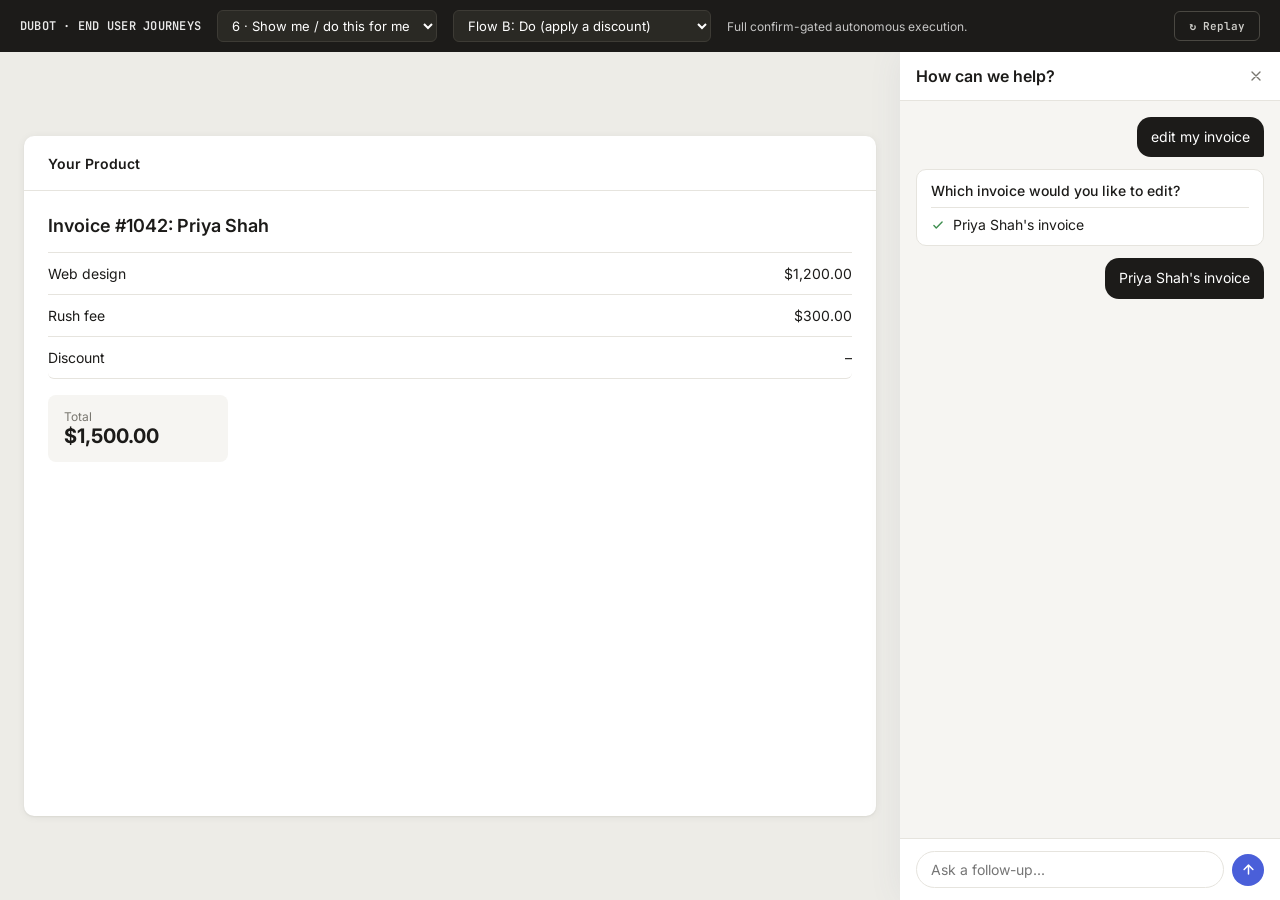
<file: demos/dubot-confirmation-demo.html>
<!doctype html>
<html lang="en">
<head>
<meta charset="UTF-8" />
<meta name="viewport" content="width=device-width, initial-scale=1.0" />
<title>Dubot: End User Journeys</title>
<link rel="preconnect" href="https://fonts.googleapis.com">
<link rel="preconnect" href="https://fonts.gstatic.com" crossorigin>
<link href="https://fonts.googleapis.com/css2?family=Inter:wght@400;500;600;700&family=JetBrains+Mono:wght@500;600&display=swap" rel="stylesheet">
<style>
:root{
  --accent:#4A5FD9; --on-accent:#FFFFFF;
  --background:#FFFFFF; --surface:#F6F5F2; --border:#E6E4DE;
  --text-primary:#1C1B19; --text-secondary:#78766F;
  --success:#3E8E4F; --success-bg:#E3F1E2;
  --error:#C14030; --error-bg:#FBEAE7;
  --dark-surface:#1C1B19; --on-dark-surface:#FFFFFF;
  --font-body:'Inter',-apple-system,sans-serif;
  --font-mono:'JetBrains Mono',monospace; /* tool chrome (top bar) ONLY — the Figma file itself is Inter throughout */
  /* Figma type scale (Components page named text styles) — match exactly, don't invent sizes */
  --fs-heading:16px;      /* Heading — Inter Semi Bold 600 */
  --fs-body-strong:14px;  /* Body Strong — Inter Medium 500 */
  --fs-body:14px;         /* Body — Inter Regular 400 */
  --fs-label-strong:12px; /* Label Strong — Inter Medium 500 */
  --fs-label:12px;        /* Label — Inter Regular 400 */
  --fs-caption:11px;      /* Caption — Inter Regular 400 */
  --shadow-card:0 1px 2px rgba(28,27,25,.06), 0 1px 8px rgba(28,27,25,.06);
  --shadow-pop:0 4px 16px rgba(28,27,25,.14), 0 1px 3px rgba(28,27,25,.08);
}
*{box-sizing:border-box;}
html,body{margin:0;padding:0;height:100%;}
body{
  font-family:var(--font-body); color:var(--text-primary); background:#EDECE7;
  display:flex; flex-direction:column; height:100vh; overflow:hidden;
}

/* ---------- Top picker bar ---------- */
#topbar{
  display:flex; align-items:center; gap:16px; padding:10px 20px;
  background:var(--dark-surface); color:var(--on-dark-surface); flex:0 0 auto; z-index:50;
  font-size:13px;
}
#topbar .brand{font-family:var(--font-mono); font-weight:600; letter-spacing:.02em; font-size:12px; opacity:.9; white-space:nowrap;}
#topbar select{
  background:#2A2924; color:#fff; border:1px solid #3d3b35; border-radius:6px;
  padding:6px 10px; font-family:var(--font-body); font-size:13px; cursor:pointer;
}
#topbar button{
  font-family:var(--font-mono); font-size:11px; font-weight:600; text-transform:capitalize;
  background:var(--accent); color:#fff; border:none; border-radius:6px; padding:7px 14px; cursor:pointer;
}
#topbar button.ghost{background:transparent; border:1px solid #4a4842; color:#cfceca;}
#topbar button:disabled{opacity:.4; cursor:default;}
#scenario-desc{flex:1; opacity:.75; font-size:12px; overflow:hidden; text-overflow:ellipsis; white-space:nowrap;}
#dev-tools{display:flex; gap:6px; align-items:center;}

/* ---------- Stage ---------- */
#stage{flex:1; display:flex; position:relative; overflow:hidden; background:#EDECE7;}
#host-wrap{flex:1; position:relative; overflow:hidden; display:flex; align-items:center; justify-content:center; padding:24px;}
#host{
  position:relative; width:100%; max-width:900px; height:100%; max-height:680px;
  background:var(--background); border-radius:10px; box-shadow:var(--shadow-card);
  overflow:hidden; display:flex; flex-direction:column; transition:max-width .35s ease;
}
#host.wide{max-width:1160px;}
#host-nav{display:flex; align-items:center; justify-content:space-between; padding:14px 24px; border-bottom:1px solid var(--border); flex:0 0 auto;}
#host-nav .brandname{font-weight:600; font-size:14px;}
#host-nav .help-btn{
  width:26px; height:26px; border-radius:50%; border:1px solid var(--border); background:var(--surface);
  font-size:12px; font-weight:600; color:var(--text-secondary); display:flex; align-items:center; justify-content:center;
  opacity:0; transform:scale(.6); transition:all .3s ease;
}
#host-nav .help-btn.show{opacity:1; transform:scale(1);}
#host-body{flex:1; padding:24px; overflow:auto; position:relative;}
#host-body h1{font-size:20px; margin:0 0 16px;}
.stats-row{display:flex; gap:12px; margin-bottom:20px;}
.stat-card{flex:1; background:var(--surface); border-radius:8px; padding:14px 16px;}
.stat-card .label{font-size:12px; color:var(--text-secondary); margin-bottom:4px;}
.stat-card .value{font-size:20px; font-weight:700;}
.list{border:1px solid var(--border); border-radius:8px; overflow:hidden;}
.list-row{padding:12px 16px; font-size:14px; border-bottom:1px solid var(--border); display:flex; justify-content:space-between;}
.list-row:last-child{border-bottom:none;}
.list-row .sub{color:var(--text-secondary); font-size:13px;}

/* invoice host */
.invoice-title{font-size:18px; font-weight:600; margin:0 0 16px;}
.invoice-list{border-top:1px solid var(--border);}
.invoice-row{display:flex; justify-content:space-between; padding:12px 0; border-bottom:1px solid var(--border); font-size:14px;}
.invoice-row.note{align-items:flex-start;}
.invoice-row .note-text{max-width:340px; text-align:right; color:var(--text-primary);}
.invoice-total{background:var(--surface); border-radius:8px; padding:14px 16px; margin-top:16px; display:inline-block; min-width:180px;}
.invoice-total .label{font-size:12px; color:var(--text-secondary);}
.invoice-total .value{font-size:20px; font-weight:700;}
.discount-field{transition:color .4s ease, font-weight .4s ease;}
.discount-field.applied{color:var(--success); font-weight:600;}

/* host row highlight target wrapper */
[data-spot]{position:relative; border-radius:6px; transition:box-shadow .25s ease;}

/* ---------- Spotlight + cursor + tooltip ---------- */
#spotlight-ring{
  position:absolute; border:2px solid var(--accent); border-radius:8px; pointer-events:none;
  box-shadow:0 0 0 4000px rgba(28,27,25,.18); opacity:0; transition:all .45s cubic-bezier(.4,0,.2,1);
  z-index:20;
}
#spotlight-ring.show{opacity:1;}
#cursor-icon{
  position:absolute; width:34px; height:34px; z-index:30; opacity:0; pointer-events:none;
  transition:all .55s cubic-bezier(.4,0,.2,1);
  filter:drop-shadow(0 2px 4px rgba(0,0,0,.3));
}
#cursor-icon.show{opacity:1;}
#cursor-icon svg{width:100%; height:100%;}

#tooltip{
  position:absolute; z-index:25; width:260px; background:var(--background); border-radius:10px;
  box-shadow:var(--shadow-pop); padding:14px 14px 12px; opacity:0; transform:translateY(6px) scale(.97);
  pointer-events:none; transition:all .3s ease;
}
#tooltip.show{opacity:1; transform:translateY(0) scale(1); pointer-events:auto;}
#tooltip .pointer{position:absolute; width:12px; height:12px; background:var(--background); transform:rotate(45deg);}
#tooltip .top-row{display:flex; justify-content:space-between; align-items:center; margin-bottom:8px;}
#tooltip .dots{display:flex; gap:4px;}
#tooltip .dots span{width:5px; height:5px; border-radius:50%; background:var(--border);}
#tooltip .dots span.active{background:var(--accent);}
#tooltip .skip{font-size:var(--fs-label); color:var(--text-secondary); cursor:pointer; background:none; border:none; font-family:var(--font-body);}
#tooltip .step-title{font-weight:500; font-size:var(--fs-body-strong); margin:0 0 4px;}
#tooltip .step-text{font-size:var(--fs-body); color:var(--text-secondary); line-height:1.5; margin:0 0 12px;}
#tooltip .next-btn{
  font-family:var(--font-body); font-size:var(--fs-body-strong); font-weight:500; text-transform:capitalize;
  background:var(--accent); color:#fff; border:none; border-radius:6px; padding:7px 14px; cursor:pointer;
}

/* ---------- Guide status bar (floating) ---------- */
#status-bar{
  position:absolute; left:50%; bottom:24px; transform:translateX(-50%) translateY(0); z-index:27; /* always above #tooltip (25) — status bar wins any overlap */
  background:var(--background); border-radius:12px; box-shadow:var(--shadow-pop);
  width:360px; opacity:0; pointer-events:none; transition:all .3s ease; overflow:hidden;
}
#status-bar.show{opacity:1; pointer-events:auto;}
#status-bar .row{display:flex; align-items:center; gap:10px; padding:12px 14px;}
#status-bar .dot{width:8px; height:8px; border-radius:50%; background:var(--accent); flex:0 0 auto; animation:pulse 1.4s infinite;}
@keyframes pulse{0%,100%{opacity:1;}50%{opacity:.35;}}
#status-bar .icon-pause{width:14px; height:14px; flex:0 0 auto; color:var(--text-secondary);}
#status-bar .mid{flex:1; min-width:0;}
#status-bar .title-line{display:flex; align-items:center; gap:6px; font-size:var(--fs-body-strong); font-weight:500;}
#status-bar .title-line .paused-tag{font-size:var(--fs-caption); font-weight:400; color:var(--text-secondary); font-family:var(--font-body);}
#status-bar .step-count{font-size:var(--fs-caption); font-weight:400; color:var(--text-secondary); font-family:var(--font-body);}
#status-bar .current-action{font-size:var(--fs-body); color:var(--text-secondary); margin-top:1px; overflow:hidden; text-overflow:ellipsis; white-space:nowrap;}
#status-bar .stop-btn{
  font-family:var(--font-body); font-size:var(--fs-label-strong); font-weight:500; text-transform:capitalize;
  background:var(--surface); border:1px solid var(--border); border-radius:5px; padding:5px 9px; cursor:pointer; flex:0 0 auto;
}
#status-bar .expand-chevron{width:14px; height:14px; cursor:pointer; color:var(--text-secondary); flex:0 0 auto;}
#status-bar .expanded-body{display:none; border-top:1px solid var(--border);}
#status-bar.expanded .expanded-body{display:block;}
#status-bar .steps-list{padding:10px 14px 4px;}
#status-bar .step-item{display:flex; align-items:center; gap:8px; padding:4px 0; font-size:var(--fs-label);}
#status-bar .step-item svg{width:12px; height:12px; flex:0 0 auto;}
#status-bar .feedback-row{display:flex; gap:10px; padding:6px 14px 10px; color:var(--text-secondary);}
#status-bar .feedback-row svg{width:15px; height:15px; cursor:pointer;}
#status-bar .sb-composer{display:flex; align-items:center; gap:8px; padding:10px 14px; border-top:1px solid var(--border);}
#status-bar .sb-composer input{flex:1; border:none; outline:none; font-size:var(--fs-body); font-family:var(--font-body); background:transparent;}
#status-bar .sb-composer .send{width:24px; height:24px; border-radius:50%; background:var(--accent); display:flex; align-items:center; justify-content:center; flex:0 0 auto;}
#status-bar .sb-composer .send svg{width:12px; height:12px; color:#fff;}

/* ---------- Toasts ---------- */
#toast-wrap{position:absolute; left:50%; bottom:24px; transform:translateX(-50%); z-index:40; display:flex; flex-direction:column; gap:8px; align-items:center;}
.toast{
  background:var(--background); border:1px solid var(--border); border-radius:8px; box-shadow:var(--shadow-pop);
  padding:8px 8px 8px 16px; display:flex; align-items:center; gap:16px; width:340px;
  opacity:0; transform:translateY(10px); transition:all .3s ease;
}
.toast.show{opacity:1; transform:translateY(0);}
.toast .msg{font-size:var(--fs-body); flex:1;}
.toast .link{color:var(--accent); font-size:var(--fs-label-strong); font-weight:500; display:block; margin-top:2px; cursor:pointer;}
.toast .close{width:20px; height:20px; color:var(--text-secondary); cursor:pointer; flex:0 0 auto;}
.action-toast{width:340px; align-items:flex-start; padding:14px;}
.action-toast .icon-chip{width:28px; height:28px; border-radius:50%; display:flex; align-items:center; justify-content:center; flex:0 0 auto; font-weight:700; font-size:14px;}
.action-toast.success .icon-chip{background:var(--success-bg); color:var(--success);}
.action-toast.denied .icon-chip{background:var(--error-bg); color:var(--error);}
.action-toast .body{flex:1;}
.action-toast .title{font-weight:500; font-size:13px;} /* Figma's Action Toast title is genuinely 13px Medium — a one-off, not a typo */
.action-toast .detail{font-size:var(--fs-label); color:var(--text-secondary); margin-top:1px;}
.action-toast .link{margin-top:6px;}

/* ---------- Launcher (panel closed) ---------- */
#launcher{
  position:absolute; right:24px; bottom:24px; width:52px; height:52px; border-radius:50%;
  background:var(--accent); box-shadow:var(--shadow-pop); display:flex; align-items:center; justify-content:center;
  cursor:pointer; z-index:35; opacity:0; pointer-events:none; transition:all .3s ease;
}
#launcher.show{opacity:1; pointer-events:auto;}
#launcher svg{width:22px; height:22px; color:#fff;}

/* ---------- Sidebar panel ---------- */
#panel-wrap{
  flex:0 0 auto; width:380px; background:var(--background);
  box-shadow:0 0 32px rgba(74,90,138,.08);
  position:relative; z-index:10;
  display:flex; flex-direction:column; transition:width .35s ease, margin .35s ease; overflow:hidden;
}
#panel-wrap.closed{width:0;}
#panel-header{display:flex; align-items:center; gap:10px; padding:14px 16px; border-bottom:1px solid var(--border); flex:0 0 auto;}
#panel-header .chevron{display:none; width:16px; height:16px; color:var(--text-secondary); cursor:pointer;}
#panel-header .chevron.show{display:block;}
#panel-header .title{flex:1; font-weight:600; font-size:var(--fs-heading);}
#panel-header .close{width:16px; height:16px; color:var(--text-secondary); cursor:pointer;}
#panel-body{flex:1; overflow-y:auto; padding:16px; display:flex; flex-direction:column; gap:12px; background:var(--surface);}
#panel-composer{flex:0 0 auto; display:flex; align-items:center; gap:8px; border-top:1px solid var(--border); padding:12px 16px;}
#panel-composer input{flex:1; border:1px solid var(--border); border-radius:20px; padding:9px 14px; font-size:var(--fs-body); font-family:var(--font-body); outline:none;}
#panel-composer input:focus{border-color:var(--accent);}
#panel-composer .send{width:32px; height:32px; border-radius:50%; background:var(--accent); display:flex; align-items:center; justify-content:center; flex:0 0 auto; cursor:pointer; border:none;}
#panel-composer .send svg{width:15px; height:15px; color:#fff;}

/* ---------- Thread components ---------- */
.bubble-user{align-self:flex-end; max-width:82%; background:var(--dark-surface); color:var(--on-dark-surface); border-radius:14px 14px 2px 14px; padding:10px 14px; font-size:var(--fs-body); line-height:1.45; opacity:0; transform:translateY(6px); animation:fadein .35s ease forwards;}
.agent-text{font-size:var(--fs-body); line-height:1.5; color:var(--text-primary); opacity:0; transform:translateY(6px); animation:fadein .35s ease forwards;}
@keyframes fadein{to{opacity:1; transform:translateY(0);}}

.thinking-row{display:flex; align-items:center; gap:8px; font-size:var(--fs-body); color:var(--text-secondary); opacity:0; animation:fadein .3s ease forwards;}
.spinner-dotring{width:16px; height:16px; position:relative; flex:0 0 auto;}
.spinner-dotring span{position:absolute; width:2.4px; height:2.4px; border-radius:50%; background:var(--accent); top:50%; left:50%; transform-origin:0 0;}
@keyframes spin-fade{0%,100%{opacity:.15;}50%{opacity:1;}}

.resolved-selection{background:var(--background); border:1px solid var(--border); border-radius:10px; padding:12px 14px; font-size:var(--fs-body); opacity:0; animation:fadein .35s ease forwards;}
.resolved-selection .q{font-weight:500; font-size:var(--fs-body-strong); margin-bottom:8px;}
.resolved-selection hr{border:none; border-top:1px solid var(--border); margin:8px 0;}
.resolved-selection .a-row{display:flex; align-items:center; gap:8px; color:var(--text-primary);}
.resolved-selection .a-row svg{width:14px; height:14px; color:var(--success); flex:0 0 auto;}
.resolved-selection .picker-option{display:flex; align-items:center; justify-content:space-between; padding:8px 10px; border:1px solid var(--border); border-radius:6px; margin-top:6px; cursor:pointer; font-size:var(--fs-body);}
.resolved-selection .picker-option svg{width:13px; height:13px; color:var(--text-secondary); flex:0 0 auto;}
.resolved-selection .picker-option:hover{border-color:var(--accent);}

.ai-card{background:var(--background); border:1px solid var(--border); border-radius:10px; padding:14px; font-size:var(--fs-body); opacity:0; animation:fadein .35s ease forwards;}
.ai-card .card-title{font-family:var(--font-body); font-weight:500; font-size:var(--fs-label-strong); letter-spacing:.04em; color:var(--text-secondary); margin-bottom:8px; text-transform:uppercase;}
.ai-card .card-q{font-weight:500; font-size:var(--fs-body-strong); margin-bottom:8px;}
.ai-card hr{border:none; border-top:1px solid var(--border); margin:10px 0;}
.ai-card .card-a{line-height:1.5; color:var(--text-primary);}
.ai-card .citation{display:flex; align-items:center; gap:4px; color:var(--accent); font-weight:500; font-size:var(--fs-label-strong); margin-top:10px; cursor:pointer;}
.ai-card .citation svg{width:11px; height:11px;}
.ai-card .info-text{line-height:1.5;}

.cta-group{display:flex; gap:8px; margin-top:12px;}
.cta-group button{
  font-family:var(--font-body); font-size:var(--fs-label-strong); font-weight:500; text-transform:capitalize; border-radius:6px;
  padding:8px 14px; cursor:pointer; border:1px solid transparent;
}
.cta-group .primary{background:var(--accent); color:var(--on-accent);}
.cta-group .primary:hover{opacity:.88;}
.cta-group .secondary{background:transparent; border-color:var(--border); color:var(--text-primary);}
.cta-group .primary.error-cta{background:var(--error);}
.cta-group button:disabled{opacity:.5; cursor:default;}

.action-list-card{background:var(--background); border:1px solid var(--border); border-radius:10px; padding:12px; font-size:var(--fs-body); opacity:0; animation:fadein .35s ease forwards;}
.action-list-card .list-title{font-weight:500; font-size:var(--fs-body-strong); margin-bottom:6px; padding:0 4px;}
.action-row{display:flex; justify-content:space-between; align-items:center; padding:10px 8px; border-radius:6px; cursor:pointer;}
.action-row:hover{background:var(--surface);}
.action-row svg{width:13px; height:13px; color:var(--text-secondary);}

.guide-card{background:var(--background); border:1px solid var(--border); border-radius:10px; padding:14px; font-size:var(--fs-label); opacity:0; animation:fadein .35s ease forwards;}
.guide-card.failed{border-color:var(--border);} /* Figma's Guide Card / Failed is plain white + border — only the tag/icon go red, no card-level tint */
.guide-card .gc-title-row{display:flex; align-items:center; justify-content:space-between; margin-bottom:2px;}
.guide-card .gc-title-left{display:flex; align-items:center; gap:6px; font-weight:500; font-size:var(--fs-body-strong);}
.guide-card .gc-title-left svg{width:13px; height:13px; flex:0 0 auto;}
.guide-card .gc-tag{font-family:var(--font-body); font-size:var(--fs-caption); font-weight:400; color:var(--text-secondary);}
.guide-card.failed .gc-tag{color:var(--error);}
.guide-card .gc-narration{color:var(--text-secondary); font-size:var(--fs-label); margin:4px 0 10px;}
.guide-card .gc-step{display:flex; align-items:center; gap:8px; padding:4px 0; font-size:var(--fs-label);}
.guide-card .gc-step svg{width:13px; height:13px; flex:0 0 auto;}
.guide-card .gc-step.done{color:var(--text-primary);}
.guide-card .gc-step.active{color:var(--text-primary); font-weight:500;}
.guide-card .gc-step.upcoming{color:var(--text-secondary);}
.guide-card .gc-btn-row{margin-top:10px;}
.guide-card .gc-btn-row button{
  font-family:var(--font-body); font-size:var(--fs-label-strong); font-weight:500; text-transform:capitalize;
  background:var(--surface); border:1px solid var(--border); border-radius:5px; padding:5px 10px; cursor:pointer;
  display:inline-flex; align-items:center; gap:5px;
}
.guide-card .gc-btn-row button svg{width:10px; height:10px;}
.guide-card .gc-report{font-size:var(--fs-caption); color:var(--text-secondary); font-style:italic; margin-top:8px;}

.confirmation-card{background:var(--background); border:1px solid var(--border); border-radius:10px; padding:14px; font-size:var(--fs-body); opacity:0; animation:fadein .35s ease forwards;}
.confirmation-card .cc-q{font-weight:500; font-size:var(--fs-body-strong); margin-bottom:10px;}
.confirmation-card table{width:100%; border-collapse:collapse; font-size:var(--fs-label);}
.confirmation-card td{padding:5px 0; border-bottom:1px solid var(--border);}
.confirmation-card td:last-child{text-align:right; font-weight:500;}
.confirmation-card tr:last-child td{border-bottom:none; font-weight:700; padding-top:8px;}

.resource-card{background:var(--background); display:flex; align-items:center; gap:12px; padding:12px; border:1px solid var(--border); border-radius:10px; cursor:pointer; opacity:0; animation:fadein .3s ease forwards;}
.resource-card:hover{border-color:var(--accent);}
.resource-card .icon-sq{width:34px; height:34px; border-radius:8px; background:var(--surface); display:flex; align-items:center; justify-content:center; flex:0 0 auto; color:var(--text-primary);}
.resource-card .icon-sq svg{width:16px; height:16px;}
.resource-card .rc-body{flex:1; min-width:0;}
.resource-card .rc-title{font-weight:500; font-size:var(--fs-body-strong);}
.resource-card .rc-meta{font-size:var(--fs-label); color:var(--text-secondary); display:flex; align-items:center; gap:4px; margin-top:1px;}
.resource-card .rc-meta svg{width:11px; height:11px; color:var(--success);}
.resource-card>svg:last-child{width:13px; height:13px; color:var(--text-secondary); flex:0 0 auto;}

.empty-state{padding:40px 8px 8px; text-align:left;}
.empty-state .es-title{font-weight:500; font-size:var(--fs-body-strong); margin-bottom:6px;}
.empty-state .es-body{font-size:var(--fs-body); color:var(--text-secondary); line-height:1.5; margin-bottom:14px;}

.search-hint{font-size:var(--fs-caption); color:var(--text-secondary); text-align:center; padding:8px 0; border-top:1px solid var(--border); opacity:0; transition:opacity .25s ease; margin-top:auto; flex:0 0 auto; width:100%;}
.search-hint.show{opacity:1;}

.chip-row{margin-top:14px; padding-top:14px; border-top:1px solid var(--border); opacity:0; animation:fadein .3s ease forwards;}
.chip-row-label{font-size:var(--fs-label); color:var(--text-secondary); margin-bottom:8px;}
.chips{display:flex; flex-wrap:wrap; gap:6px;}
.chip{font-family:var(--font-body); font-size:var(--fs-label); font-weight:500; color:var(--accent); background:var(--surface); border:1px solid var(--border); border-radius:999px; padding:6px 12px; cursor:pointer; transition:border-color .15s ease, background .15s ease;}
.chip:hover{border-color:var(--accent); background:var(--background);}

.cursor-typed{display:inline-block; width:1px; height:1em; background:currentColor; vertical-align:middle; animation:blink 1s step-end infinite;}
@keyframes blink{50%{opacity:0;}}

::-webkit-scrollbar{width:8px;}
::-webkit-scrollbar-thumb{background:#d8d6d0; border-radius:4px;}

@media (max-width: 860px){
  #stage{flex-direction:column;}
  #panel-wrap{width:100%!important; height:45%;}
  #host-wrap{padding:12px;}
}
</style>
</head>
<body>

<div id="topbar">
  <div class="brand">DUBOT · END USER JOURNEYS</div>
  <select id="journey-select"></select>
  <select id="scenario-select"></select>
  <div id="scenario-desc"></div>
  <div id="dev-tools">
    <button class="ghost" id="replay-btn">↻ Replay</button>
  </div>
</div>

<div id="stage">
  <div id="host-wrap">
    <div id="host">
      <div id="host-nav">
        <div class="brandname">Your Product</div>
        <div class="help-btn" id="help-btn">?</div>
      </div>
      <div id="host-body"></div>

      <div id="spotlight-ring"></div>
      <div id="cursor-icon"><svg viewBox="0 0 24 24" fill="none"><path d="M5 3l14 8-6 2-2 6-6-16z" fill="#4A5FD9" stroke="white" stroke-width="2.3" stroke-linejoin="round"/></svg></div>
      <div id="tooltip">
        <div class="pointer" id="tooltip-pointer"></div>
        <div class="top-row"><div class="dots" id="tooltip-dots"></div><button class="skip" id="tooltip-skip">Skip</button></div>
        <div class="step-title" id="tooltip-title"></div>
        <div class="step-text" id="tooltip-text"></div>
        <button class="next-btn" id="tooltip-next">Next</button>
      </div>
      <div id="status-bar">
        <div class="row">
          <div class="dot" id="sb-dot"></div>
          <svg id="sb-pause-icon" class="icon-pause" viewBox="0 0 24 24" fill="none" style="display:none"><rect x="6" y="5" width="4" height="14" rx="1" fill="currentColor"/><rect x="14" y="5" width="4" height="14" rx="1" fill="currentColor"/></svg>
          <div class="mid">
            <div class="title-line"><span id="sb-title"></span><span class="paused-tag" id="sb-paused-tag" style="display:none">Paused</span></div>
            <div class="current-action" id="sb-action"></div>
          </div>
          <span class="step-count" id="sb-stepcount"></span>
          <button class="stop-btn" id="sb-stop">Stop</button>
          <svg class="expand-chevron" id="sb-chevron" viewBox="0 0 24 24" fill="none"><path d="M6 9l6 6 6-6" stroke="currentColor" stroke-width="2" stroke-linecap="round" stroke-linejoin="round"/></svg>
        </div>
        <div class="expanded-body">
          <div class="steps-list" id="sb-steps"></div>
          <div class="feedback-row">
            <svg viewBox="0 0 24 24" fill="none"><path d="M7 10v10H4V10h3zm3.5 10a2 2 0 01-2-2v-8l4-6 1 .5c.5.3.8.8.8 1.4V8h4.4a2 2 0 012 2.3l-1 6A2 2 0 0117.7 20h-7.2z" stroke="currentColor" stroke-width="1.3" fill="none"/></svg>
            <svg viewBox="0 0 24 24" fill="none" style="transform:scaleY(-1)"><path d="M7 10v10H4V10h3zm3.5 10a2 2 0 01-2-2v-8l4-6 1 .5c.5.3.8.8.8 1.4V8h4.4a2 2 0 012 2.3l-1 6A2 2 0 0117.7 20h-7.2z" stroke="currentColor" stroke-width="1.3" fill="none"/></svg>
          </div>
          <div class="sb-composer">
            <input id="sb-input" placeholder="Or type what you need..." readonly>
            <div class="send"><svg viewBox="0 0 24 24" fill="none"><path d="M12 19V5M5 12l7-7 7 7" stroke="white" stroke-width="2.4" stroke-linecap="round" stroke-linejoin="round"/></svg></div>
          </div>
        </div>
      </div>
      <div id="toast-wrap"></div>
      <div id="launcher"><svg viewBox="0 0 24 24" fill="none"><circle cx="12" cy="12" r="2"/><path d="M12 4a8 8 0 100 16 8 8 0 000-16z" stroke="white" stroke-width="1.6"/><circle cx="12" cy="12" r="2" fill="white"/></svg></div>
    </div>
  </div>

  <div id="panel-wrap">
    <div id="panel-header">
      <svg class="chevron" id="panel-back" viewBox="0 0 24 24" fill="none"><path d="M15 18l-6-6 6-6" stroke="currentColor" stroke-width="2" stroke-linecap="round" stroke-linejoin="round"/></svg>
      <div class="title">How can we help?</div>
      <svg class="close" viewBox="0 0 24 24" fill="none"><path d="M6 6l12 12M18 6L6 18" stroke="currentColor" stroke-width="2" stroke-linecap="round"/></svg>
    </div>
    <div id="panel-body"></div>
    <div id="panel-composer">
      <input id="composer-input" placeholder="Search or ask anything..." readonly>
      <div class="send" id="composer-send"><svg viewBox="0 0 24 24" fill="none"><path d="M12 19V5M5 12l7-7 7 7" stroke="white" stroke-width="2.4" stroke-linecap="round" stroke-linejoin="round"/></svg></div>
    </div>
  </div>
</div>

<script>
// Dubot — End User Journeys interactive prototype
// Single state machine driving a shared shell (host mock + sidebar panel).
'use strict';

/* ---------------- Icons ---------------- */
const ICON = {
  check: `<svg viewBox="0 0 24 24" fill="none"><path d="M5 13l4 4L19 7" stroke="currentColor" stroke-width="2.4" stroke-linecap="round" stroke-linejoin="round"/></svg>`,
  x: `<svg viewBox="0 0 24 24" fill="none"><path d="M6 6l12 12M18 6L6 18" stroke="currentColor" stroke-width="2.4" stroke-linecap="round"/></svg>`,
  dotFilled: `<svg viewBox="0 0 24 24" fill="none"><circle cx="12" cy="12" r="5" fill="currentColor"/></svg>`,
  circleOutline: `<svg viewBox="0 0 24 24" fill="none"><circle cx="12" cy="12" r="7" stroke="currentColor" stroke-width="2"/></svg>`,
  alert: `<svg viewBox="0 0 24 24" fill="none"><path d="M12 3l10 18H2L12 3z" stroke="currentColor" stroke-width="1.8" stroke-linejoin="round"/><path d="M12 10v4" stroke="currentColor" stroke-width="1.8" stroke-linecap="round"/><circle cx="12" cy="17" r="1" fill="currentColor"/></svg>`,
  pause: `<svg viewBox="0 0 24 24" fill="none"><rect x="6" y="5" width="4" height="14" rx="1" fill="currentColor"/><rect x="14" y="5" width="4" height="14" rx="1" fill="currentColor"/></svg>`,
  play: `<svg viewBox="0 0 24 24" fill="none"><path d="M7 5l12 7-12 7V5z" fill="currentColor"/></svg>`,
  externalLink: `<svg viewBox="0 0 24 24" fill="none"><path d="M14 4h6v6M20 4L10 14M9 5H5a1 1 0 00-1 1v13a1 1 0 001 1h13a1 1 0 001-1v-4" stroke="currentColor" stroke-width="1.6" stroke-linecap="round" stroke-linejoin="round"/></svg>`,
  playCircle: `<svg viewBox="0 0 24 24" fill="none"><circle cx="12" cy="12" r="9" stroke="currentColor" stroke-width="1.6"/><path d="M10 8.5l6 3.5-6 3.5v-7z" fill="currentColor"/></svg>`,
  headset: `<svg viewBox="0 0 24 24" fill="none"><path d="M4 13v-1a8 8 0 0116 0v1" stroke="currentColor" stroke-width="1.6"/><rect x="3" y="13" width="4" height="6" rx="1.5" stroke="currentColor" stroke-width="1.6"/><rect x="17" y="13" width="4" height="6" rx="1.5" stroke="currentColor" stroke-width="1.6"/><path d="M19 19v1a2 2 0 01-2 2h-3" stroke="currentColor" stroke-width="1.6"/></svg>`,
  tour: `<svg viewBox="0 0 24 24" fill="none"><circle cx="12" cy="5" r="2" stroke="currentColor" stroke-width="1.6"/><path d="M12 7v14" stroke="currentColor" stroke-width="1.6"/><path d="M12 11h6l-2 2 2 2h-6" stroke="currentColor" stroke-width="1.6" stroke-linejoin="round"/></svg>`,
  chev: `<svg viewBox="0 0 24 24" fill="none"><path d="M9 6l6 6-6 6" stroke="currentColor" stroke-width="2" stroke-linecap="round" stroke-linejoin="round"/></svg>`,
};

/* ---------------- DOM refs ---------------- */
const $ = (sel) => document.querySelector(sel);
const host = $('#host'), hostBody = $('#host-body'), helpBtn = $('#help-btn');
const panelWrap = $('#panel-wrap'), panelBody = $('#panel-body'), panelBack = $('#panel-back');
const composerInput = $('#composer-input'), composerSend = $('#composer-send');
const launcher = $('#launcher');
const toastWrap = $('#toast-wrap');
const spotlightRing = $('#spotlight-ring'), cursorIcon = $('#cursor-icon');
const tooltip = $('#tooltip'), tooltipPointer = $('#tooltip-pointer'), tooltipDots = $('#tooltip-dots'),
      tooltipTitle = $('#tooltip-title'), tooltipText = $('#tooltip-text'), tooltipNext = $('#tooltip-next'), tooltipSkip = $('#tooltip-skip');
const statusBar = $('#status-bar'), sbDot = $('#sb-dot'), sbPauseIcon = $('#sb-pause-icon'), sbTitle = $('#sb-title'),
      sbPausedTag = $('#sb-paused-tag'), sbAction = $('#sb-action'), sbStepcount = $('#sb-stepcount'),
      sbStop = $('#sb-stop'), sbChevron = $('#sb-chevron'), sbSteps = $('#sb-steps'), sbInput = $('#sb-input');
const journeySelect = $('#journey-select'), scenarioSelect = $('#scenario-select'), scenarioDesc = $('#scenario-desc');
const replayBtn = $('#replay-btn');

/* ---------------- Utilities ---------------- */
const delay = (ms) => new Promise((res) => { runToken.timers.push(setTimeout(res, ms)); });
function waitForClick(el) {
  return new Promise((resolve) => {
    const handler = () => { el.removeEventListener('click', handler); resolve(); };
    el.addEventListener('click', handler);
    runToken.cleanups.push(() => el.removeEventListener('click', handler));
  });
}
function el(html) { const t = document.createElement('template'); t.innerHTML = html.trim(); return t.content.firstElementChild; }
async function typeInto(inputEl, text, opts = {}) {
  const tok = opts.token || runToken;
  inputEl.value = '';
  for (let i = 0; i < text.length; i++) {
    if (isCancelled(tok)) return;
    inputEl.value += text[i];
    if (opts.onType) opts.onType(inputEl.value);
    await delay(38 + Math.random() * 35);
  }
}

/* runToken lets Replay hard-cancel an in-flight sequence */
let runToken = { cancelled: false, timers: [], cleanups: [] };
function newRunToken() {
  if (runToken) {
    runToken.cancelled = true;
    runToken.timers.forEach(clearTimeout);
    runToken.cleanups.forEach((fn) => fn());
  }
  return { cancelled: false, timers: [], cleanups: [] };
}
function isCancelled(token) { return token.cancelled; }

/* ---------------- Thread rendering ---------------- */
function appendThread(node, opts = {}) {
  panelBody.appendChild(node);
  panelBody.scrollTop = panelBody.scrollHeight;
  return node;
}
function clearThread() { panelBody.innerHTML = ''; }

function userBubble(text) {
  return el(`<div class="bubble-user">${text}</div>`);
}
function agentText(text) {
  return el(`<div class="agent-text">${text}</div>`);
}
function thinkingRow(text) {
  const dots = Array.from({ length: 8 }).map((_, i) => {
    const angle = (i / 8) * 2 * Math.PI;
    const r = 6;
    const x = 8 + r * Math.cos(angle), y = 8 + r * Math.sin(angle);
    const delayS = (i / 8) * 1.2;
    return `<span style="left:${x}px;top:${y}px;animation:spin-fade 1.2s ${delayS}s infinite;"></span>`;
  }).join('');
  const node = el(`<div class="thinking-row"><div class="spinner-dotring">${dots}</div><span class="thinking-label">${text}</span></div>`);
  return node;
}
function resolvedSelection(question, answer) {
  return el(`<div class="resolved-selection"><div class="q">${question}</div><hr>
    <div class="a-row">${ICON.check}<span>${answer}</span></div></div>`);
}
function resolvedSelectionPicker(question, options, onPick) {
  const node = el(`<div class="resolved-selection"><div class="q">${question}</div></div>`);
  options.forEach((opt) => {
    const row = el(`<div class="picker-option"><span>${opt}</span>${ICON.chev}</div>`);
    row.addEventListener('click', () => onPick(opt), { once: true });
    node.appendChild(row);
  });
  return node;
}
function aiCardQA({ question, answer, citation }) {
  return el(`<div class="ai-card"><div class="card-q">${question}</div><hr>
    <div class="card-a">${answer}</div>
    ${citation ? `<div class="citation">${ICON.externalLink}<span>${citation}</span></div>` : ''}</div>`);
}
function aiCardTitleQA({ title, question, answer }) {
  return el(`<div class="ai-card"><div class="card-title">${title}</div>
    <div class="card-q">${question}</div><hr><div class="card-a">${answer}</div></div>`);
}
function aiCardInfo({ text }) {
  return el(`<div class="ai-card"><div class="info-text">${text}</div></div>`);
}
function ctaGroup(container, buttons) {
  const group = el(`<div class="cta-group"></div>`);
  buttons.forEach((b) => {
    const btn = el(`<button class="${b.kind || 'secondary'}${b.error ? ' error-cta' : ''}">${b.label}</button>`);
    btn.addEventListener('click', () => {
      group.querySelectorAll('button').forEach((x) => x.disabled = true);
      b.onClick && b.onClick();
    });
    group.appendChild(btn);
  });
  container.appendChild(group);
  return group;
}
function actionListCard(title, actions, onPick) {
  const node = el(`<div class="action-list-card"><div class="list-title">${title}</div></div>`);
  actions.forEach((a) => {
    const row = el(`<div class="action-row"><span>${a}</span>${ICON.chev}</div>`);
    row.addEventListener('click', () => onPick(a), { once: true });
    node.appendChild(row);
  });
  return node;
}
function guideCard({ status, title, tag, narration, steps, reportCaption, buttons }) {
  const iconMap = { running: '', paused: ICON.pause, failed: ICON.alert, cancelled: ICON.x };
  const stepIcon = (s) => s.state === 'done' ? ICON.check : s.state === 'active' ? ICON.dotFilled : s.state === 'x' ? ICON.x : ICON.circleOutline;
  const stepColor = (s) => s.state === 'done' ? 'var(--success)' : s.state === 'active' ? 'var(--accent)' : s.state === 'x' ? 'var(--error)' : 'var(--text-secondary)';
  const node = el(`<div class="guide-card ${status === 'failed' ? 'failed' : ''}">
    <div class="gc-title-row">
      <div class="gc-title-left">${iconMap[status] ? `<span style="color:${status === 'failed' ? 'var(--error)' : 'var(--text-secondary)'}">${iconMap[status]}</span>` : ''}<span>${title}</span></div>
      <span class="gc-tag">${tag}</span>
    </div>
    <div class="gc-narration">${narration}</div>
    ${steps.map((s) => `<div class="gc-step ${s.state === 'done' ? 'done' : s.state === 'active' ? 'active' : 'upcoming'}"><span style="color:${stepColor(s)}">${stepIcon(s)}</span><span>${s.label}</span></div>`).join('')}
    ${reportCaption ? `<div class="gc-report">${reportCaption}</div>` : ''}
  </div>`);
  if (buttons && buttons.length) {
    const row = el(`<div class="gc-btn-row"></div>`);
    buttons.forEach((b) => {
      const btn = el(`<button>${b.icon || ''}<span>${b.label}</span></button>`);
      btn.addEventListener('click', b.onClick);
      row.appendChild(btn);
    });
    node.appendChild(row);
  }
  return node;
}
function confirmationCard(question, rows) {
  return el(`<div class="confirmation-card"><div class="cc-q">${question}</div>
    <table>${rows.map((r) => `<tr><td>${r[0]}</td><td>${r[1]}</td></tr>`).join('')}</table></div>`);
}
function resourceCard({ icon, title, meta, completed }) {
  return el(`<div class="resource-card"><div class="icon-sq">${icon}</div>
    <div class="rc-body"><div class="rc-title">${title}</div>
    <div class="rc-meta">${completed ? ICON.check : ''}<span>${meta}</span></div></div>
    ${ICON.chev}</div>`);
}

/* ---------------- Toasts ---------------- */
function showToast({ message, link, ms = 6000 }) {
  const node = el(`<div class="toast"><div class="msg">${message}${link ? `<span class="link">${link}</span>` : ''}</div>${ICON.x}</div>`);
  node.querySelector('.close') ; // no-op
  const closeIcon = node.lastElementChild;
  closeIcon.classList.add('close');
  closeIcon.addEventListener('click', () => remove());
  toastWrap.appendChild(node);
  requestAnimationFrame(() => node.classList.add('show'));
  function remove() { node.classList.remove('show'); setTimeout(() => node.remove(), 300); }
  if (ms) setTimeout(remove, ms);
  return node;
}
function showActionToast({ status, title, detail, link }) {
  const glyph = status === 'success' ? '✓' : '!';
  const node = el(`<div class="toast action-toast ${status}"><div class="icon-chip">${glyph}</div>
    <div class="body"><div class="title">${title}</div><div class="detail">${detail}</div>
    ${link ? `<span class="link">${link}</span>` : ''}</div>${ICON.x}</div>`);
  const closeIcon = node.lastElementChild; closeIcon.classList.add('close');
  closeIcon.addEventListener('click', () => remove());
  toastWrap.appendChild(node);
  requestAnimationFrame(() => node.classList.add('show'));
  function remove() { node.classList.remove('show'); setTimeout(() => node.remove(), 300); }
  return node;
}
function clearToasts() { toastWrap.innerHTML = ''; }

/* ---------------- Panel open/close ---------------- */
function setPanelOpen(open, { back = false } = {}) {
  panelWrap.classList.toggle('closed', !open);
  launcher.classList.toggle('show', !open);
  host.classList.toggle('wide', !open);
  panelBack.classList.toggle('show', back);
}
launcher.addEventListener('click', () => { if (currentOnLauncherClick) currentOnLauncherClick(); });
let currentOnLauncherClick = null;

/* ---------------- Host views ---------------- */
function renderDashboardHost() {
  hostBody.innerHTML = `
    <h1>Dashboard</h1>
    <div class="stats-row" data-spot="stats">
      <div class="stat-card"><div class="label">Open items</div><div class="value">12</div></div>
      <div class="stat-card"><div class="label">In progress</div><div class="value">4</div></div>
      <div class="stat-card"><div class="label">Completed</div><div class="value">38</div></div>
    </div>
    <div class="list" data-spot="recent">
      <div class="list-row"><span>Item one: Draft</span></div>
      <div class="list-row"><span>Item two: Sent</span></div>
      <div class="list-row"><span>Item three: Complete</span></div>
    </div>`;
  helpBtn.classList.remove('show');
}
function renderInvoiceHost({ discountApplied = false, noteText = null } = {}) {
  hostBody.innerHTML = `
    <div class="invoice-title">Invoice #1042: Priya Shah</div>
    <div class="invoice-list">
      <div class="invoice-row"><span>Web design</span><span>$1,200.00</span></div>
      <div class="invoice-row"><span>Rush fee</span><span>$300.00</span></div>
      <div class="invoice-row" data-spot="discount"><span>Discount</span><span class="discount-field ${discountApplied ? 'applied' : ''}">${discountApplied ? '10%' : '–'}</span></div>
      ${noteText !== null ? `<div class="invoice-row note" data-spot="note"><span>Note to client</span><span class="note-text">${noteText || '–'}</span></div>` : ''}
    </div>
    <div class="invoice-total"><div class="label">Total</div><div class="value">$${discountApplied ? '1,350.00' : '1,500.00'}</div></div>`;
  helpBtn.classList.remove('show');
}
function showHelpBtn() { helpBtn.classList.add('show'); }

/* ---------------- Spotlight / cursor / tooltip positioning ---------------- */
function hostRect() { return host.getBoundingClientRect(); }
function spotRect(key) {
  const target = host.querySelector(`[data-spot="${key}"]`) || (key === 'help' ? helpBtn : null);
  if (!target) return null;
  const tr = target.getBoundingClientRect(), hr = hostRect();
  return { top: tr.top - hr.top, left: tr.left - hr.left, width: tr.width, height: tr.height };
}
function showSpotlight(key) {
  const r = spotRect(key);
  if (!r) return;
  spotlightRing.style.top = (r.top - 6) + 'px';
  spotlightRing.style.left = (r.left - 6) + 'px';
  spotlightRing.style.width = (r.width + 12) + 'px';
  spotlightRing.style.height = (r.height + 12) + 'px';
  spotlightRing.classList.add('show');
  cursorIcon.style.top = (r.top + r.height / 2 - 4) + 'px';
  cursorIcon.style.left = (r.left + r.width / 2 - 7) + 'px';
  cursorIcon.classList.add('show');
}
function hideSpotlight() { spotlightRing.classList.remove('show'); cursorIcon.classList.remove('show'); }
function moveCursorTo(key) {
  const r = spotRect(key);
  if (!r) return;
  cursorIcon.style.top = (r.top + r.height / 2 - 4) + 'px';
  cursorIcon.style.left = (r.left + r.width / 2 - 7) + 'px';
  cursorIcon.classList.add('show');
}
let lastTooltip = null;
function showTooltip(key, opts) {
  lastTooltip = { key, opts };
  const { dotIndex, dotCount, title, text, showSkip = true } = opts;
  const r = spotRect(key);
  if (!r) return;
  // set content first so we can measure the tooltip's real height before placing it
  // a single-step walkthrough has nothing to show progress through — no dots
  tooltipDots.style.display = dotCount > 1 ? '' : 'none';
  tooltipDots.innerHTML = dotCount > 1 ? Array.from({ length: dotCount }).map((_, i) => `<span class="${i === dotIndex ? 'active' : ''}"></span>`).join('') : '';
  tooltipSkip.style.display = showSkip ? '' : 'none';
  tooltipTitle.textContent = title;
  tooltipText.textContent = text;

  let left = r.left + r.width / 2 - 130;
  left = Math.max(8, Math.min(left, hostRect().width - 268));

  const belowTop = r.top + r.height + 16;
  const tooltipH = tooltip.offsetHeight || 150;

  // Rule: the status bar always wins any overlap — move the tooltip somewhere else when possible.
  const sbShowing = statusBar.classList.contains('show');
  const sbTop = sbShowing ? (host.clientHeight - 24 - statusBar.offsetHeight) : Infinity;
  const belowWouldOverlapStatusBar = sbShowing && (belowTop + tooltipH + 8) > sbTop;
  const aboveTop = r.top - tooltipH - 16;
  const placeAbove = belowWouldOverlapStatusBar && aboveTop > 8;

  const top = placeAbove ? aboveTop : belowTop;
  tooltip.style.top = top + 'px';
  tooltip.style.left = left + 'px';
  if (placeAbove) {
    tooltipPointer.style.top = 'auto';
    tooltipPointer.style.bottom = '-6px';
  } else {
    tooltipPointer.style.top = '-6px';
    tooltipPointer.style.bottom = 'auto';
  }
  tooltipPointer.style.left = (r.left + r.width / 2 - left - 6) + 'px';
  tooltip.classList.add('show');
}
function hideTooltip() { tooltip.classList.remove('show'); lastTooltip = null; }
// Re-run tooltip placement against current status-bar size/visibility — call this any time
// the status bar's height changes (e.g. it expands) while a tooltip may already be showing,
// so the "move the tooltip, don't stack on the status bar" rule still holds.
function repositionTooltip() {
  if (lastTooltip && tooltip.classList.contains('show')) showTooltip(lastTooltip.key, lastTooltip.opts);
}

/* ---------------- Status bar ---------------- */
function updateStatusBar({ title, stepCount, action, paused = false, steps = null, composerVal = null, expanded = null }) {
  statusBar.classList.add('show');
  sbDot.style.display = paused ? 'none' : '';
  sbPauseIcon.style.display = paused ? '' : 'none';
  sbTitle.textContent = title;
  sbPausedTag.style.display = paused ? '' : 'none';
  sbAction.textContent = action;
  sbStepcount.textContent = stepCount || '';
  sbStepcount.style.display = stepCount ? '' : 'none';
  if (steps) {
    sbSteps.innerHTML = steps.map((s) => {
      const icon = s.state === 'done' ? ICON.check : s.state === 'active' ? ICON.dotFilled : ICON.circleOutline;
      const color = s.state === 'done' ? 'var(--success)' : s.state === 'active' ? 'var(--accent)' : 'var(--text-secondary)';
      return `<div class="step-item"><span style="color:${color}">${icon}</span><span>${s.label}</span></div>`;
    }).join('');
  }
  if (composerVal !== null) sbInput.value = composerVal;
  if (expanded !== null) statusBar.classList.toggle('expanded', expanded);
  // status bar size may just have changed (expand/collapse, step list appearing) — re-run the
  // "tooltip moves, never stacks under the status bar" rule against the new size.
  // (Deliberately synchronous, not requestAnimationFrame — rAF is throttled/paused on
  // backgrounded tabs, which would silently break this in real usage too, not just testing.)
  repositionTooltip();
}
function hideStatusBar() { statusBar.classList.remove('show'); statusBar.classList.remove('expanded'); }
let chevronHandler = () => statusBar.classList.toggle('expanded');
sbChevron.addEventListener('click', () => chevronHandler());

/* ==================================================================
   JOURNEY SCRIPTS
   Each scenario is an async function(token) that drives the shared
   shell. Always call resetShell() at the start of a scenario.
   ================================================================== */

function resetShell() {
  clearThread(); clearToasts(); hideSpotlight(); hideTooltip(); hideStatusBar();
  statusBar.classList.remove('expanded');
  composerInput.value = ''; composerInput.placeholder = 'Search or ask anything...';
  sbInput.value = '';
  setPanelOpen(true, { back: false });
  currentOnLauncherClick = null;
  lastShownKey = null;
  chevronHandler = () => statusBar.classList.toggle('expanded');
}
async function t(ms) { await delay(ms); }
function cancelled(token) { return isCancelled(token); }

/* ---------- Journey 1 : I'm just browsing ---------- */
const RESOURCES_1 = [
  { icon: ICON.tour, title: 'Getting started', meta: 'Guide · 4 steps' },
  { icon: ICON.externalLink, title: 'Help center', meta: 'Link · opens in new tab' },
  { icon: ICON.playCircle, title: 'Product walkthrough', meta: 'Video · 2 min' },
  { icon: ICON.headset, title: 'Talk to support', meta: 'Team' },
];
let lastShownKey = null;
function renderResourceList(filterText) {
  const shown = filterText ? (filterText.trim() ? [RESOURCES_1[0]] : RESOURCES_1) : RESOURCES_1;
  const key = shown.map((r) => r.title).join('|');
  if (key === lastShownKey) return shown; // avoid re-render/re-animate on every keystroke when the visible set hasn't changed
  lastShownKey = key;
  panelBody.innerHTML = '';
  shown.forEach((r) => {
    const card = resourceCard(r);
    card.addEventListener('click', () => {
      if (r.title === 'Getting started') { journeySelect.value = '5'; onJourneyChange(); }
    });
    panelBody.appendChild(card);
  });
  return shown;
}

async function j1_main(token) {
  resetShell();
  renderDashboardHostSkip: renderDashboardHost();
  renderResourceList('');
  renderQuickActionChips();
  if (cancelled(token)) return;
  await t(1200);
  if (cancelled(token)) return;
  composerInput.removeAttribute('readonly');
  composerInput.focus();
  await typeInto(composerInput, 'discount', { onType: (v) => { removeQuickActionChips(); renderResourceList(v); addSearchHint(); } });
  if (cancelled(token)) return;
  await t(1400);
  if (cancelled(token)) return;
  // now clear and type a no-match query
  removeSearchHint();
  await typeInto(composerInput, '', {});
  await t(200);
  await typeInto(composerInput, 'quantum invoicing', { onType: (v) => { renderResourceList(v); addSearchHint(); } });
  if (cancelled(token)) return;
  await t(800);
  if (cancelled(token)) return;
  removeSearchHint();
  panelBody.innerHTML = `<div class="empty-state"><div class="es-title">No resources found for "quantum invoicing"</div>
    <div class="es-body">I couldn't find a matching resource. Ask me about it and I'll help you figure it out</div></div>`;
  ctaGroup(panelBody.lastElementChild, [{ label: 'Ask AI about this', kind: 'primary', onClick: () => showToast({ message: '→ continues into Answer mode (Journey 2)' }) }]);
}
function addSearchHint() {
  if (panelBody.querySelector('.search-hint')) return;
  const hint = el(`<div class="search-hint">No match? Press Enter to ask AI</div>`);
  panelBody.appendChild(hint);
  requestAnimationFrame(() => hint.classList.add('show'));
}
function removeSearchHint() { const h = panelBody.querySelector('.search-hint'); if (h) h.remove(); }

// Idle-state affordance: shows the AI can execute actions, not just answer questions.
// Same pattern validated in the segment-creation dogfood launcher (suggestion chips vs. blank input).
const QUICK_ACTION_CHIPS = ['Build a segment', 'Set up an integration', "Summarize this week's activity"];
function renderQuickActionChips() {
  if (panelBody.querySelector('.chip-row')) return;
  const row = el(`<div class="chip-row">
    <div class="chip-row-label">Get set up:</div>
    <div class="chips">${QUICK_ACTION_CHIPS.map((c) => `<button class="chip">${c}</button>`).join('')}</div>
  </div>`);
  row.querySelectorAll('.chip').forEach((c) => {
    c.addEventListener('click', () => showToast({ message: `→ "${c.textContent}" starts the wizard (Journey 6, Do)` }));
  });
  panelBody.appendChild(row);
}
function removeQuickActionChips() { const r = panelBody.querySelector('.chip-row'); if (r) r.remove(); }

async function j1_empty(token) {
  resetShell();
  renderDashboardHost();
  panelBody.innerHTML = `<div class="empty-state"><div class="es-title">Nothing here yet</div>
    <div class="es-body">Nothing here yet. Ask me anything and I'll do my best to help.</div></div>`;
  renderQuickActionChips();
}

/* ---------- Journey 2 : I have a question ---------- */
async function j2_main(token) {
  resetShell(); renderDashboardHost();
  composerInput.placeholder = 'Ask a follow-up...';
  const q = 'hey quick question, when I make an invoice is there a way to add a discount for a client, or do I just have to change the total manually?';
  appendThread(userBubble(q));
  await t(900); if (cancelled(token)) return;
  const th = thinkingRow('Checking the help center…'); appendThread(th);
  await t(1700); if (cancelled(token)) return;
  th.remove();
  appendThread(aiCardQA({ question: 'How do I add a discount to an invoice?', answer: 'Open the invoice, click the Discount field next to the line items, and enter a percentage or flat amount, and the total updates automatically.', citation: 'From: Invoicing Basics' }));
  await t(500); if (cancelled(token)) return;
  const info = aiCardInfo({ text: 'Want me to show you on one of your invoices?' });
  appendThread(info);
  ctaGroup(info, [
    { label: 'Show me', kind: 'primary', onClick: () => { appendThread(agentText('Great, jumping you into the walkthrough...')); showToast({ message: '→ continues into Journey 6 (Show me / do this for me)' }); } },
    { label: 'Not now', kind: 'secondary', onClick: () => appendThread(agentText('No problem, I\'m here if you need it.')) },
  ]);
}
async function j2_noconfident(token) {
  resetShell(); renderDashboardHost(); composerInput.placeholder = 'Ask a follow-up...';
  appendThread(userBubble('do you support multi-currency invoicing across different tax regions?'));
  await t(900); if (cancelled(token)) return;
  const th = thinkingRow('Checking the help center…'); appendThread(th);
  await t(1600); if (cancelled(token)) return;
  th.remove();
  const info = aiCardInfo({ text: 'I don\'t have a confident answer for that in our help docs. I don\'t want to guess on something tax-related.' });
  appendThread(info);
  ctaGroup(info, [{ label: 'Talk to a person', kind: 'primary', onClick: (e) => { showToast({ message: 'Connecting you now…' }); } }]);
}
async function j2_disambiguation(token) {
  resetShell(); renderDashboardHost(); composerInput.placeholder = 'Ask a follow-up...';
  appendThread(userBubble('what\'s the balance on Priya\'s invoice?'));
  await t(900); if (cancelled(token)) return;
  const picker = resolvedSelectionPicker('Which invoice would you like to know about?', ['Invoice #1042: $1,500.00', 'Invoice #0994: $820.00'], async (choice) => {
    picker.replaceWith(resolvedSelection('Which invoice would you like to know about?', 'Invoice #1042: $1,500.00'));
    appendThread(userBubble('Invoice #1042'));
    await t(700);
    const th = thinkingRow('Checking Invoice #1042…'); appendThread(th);
    await t(1200);
    th.remove();
    appendThread(aiCardQA({ question: 'What\'s the balance on Invoice #1042?', answer: 'Invoice #1042 for Priya Shah has a balance of $1,500.00, due Sept 5.', citation: 'From: Invoice #1042' }));
  });
  appendThread(picker);
}

/* ---------- Journey 4 : Something's wrong ---------- */
const J4_QUESTION = 'hey so I noticed Priya still hasn\'t paid her invoice and it\'s been like 2 weeks now, do you know what\'s going on with that?';
async function j4_main(token) {
  resetShell(); renderDashboardHost(); composerInput.placeholder = 'Ask a follow-up...';
  appendThread(userBubble(J4_QUESTION));
  await t(900); if (cancelled(token)) return;
  const th = thinkingRow('Checking Priya Shah\'s invoice…'); appendThread(th);
  await t(1800); if (cancelled(token)) return;
  th.remove();
  appendThread(aiCardTitleQA({ title: 'Here\'s what we found', question: 'Why hasn\'t Priya paid yet?', answer: 'Invoice INV-1042 is still in Draft, never finalized or sent. Automatic payment reminders are turned off.' }));
  await t(500); if (cancelled(token)) return;
  const info = aiCardInfo({ text: 'Want me to finalize the invoice and turn on payment reminders?' });
  appendThread(info);
  ctaGroup(info, [
    { label: 'Show me', kind: 'primary', onClick: () => showToast({ message: '→ continues into Journey 6, Flow A (Show)' }) },
    { label: 'Do it for me', kind: 'secondary', onClick: () => showToast({ message: '→ continues into Journey 6, Flow B (Do)' }) },
  ]);
}
async function j4_inconclusive(token) {
  resetShell(); renderDashboardHost(); composerInput.placeholder = 'Ask a follow-up...';
  appendThread(userBubble(J4_QUESTION));
  await t(900); if (cancelled(token)) return;
  const th = thinkingRow('Checking Priya Shah\'s invoice…'); appendThread(th);
  await t(1800); if (cancelled(token)) return;
  th.remove();
  appendThread(aiCardTitleQA({ title: 'Here\'s what we found', question: 'Why hasn\'t Priya paid yet?', answer: 'I checked the invoice, payment history, and reminder settings. Everything looks correctly configured on our end. I couldn\'t find a clear reason for the delay.' }));
  await t(500); if (cancelled(token)) return;
  const info = aiCardInfo({ text: 'Want me to connect you with a person who might have more context?' });
  appendThread(info);
  ctaGroup(info, [{ label: 'Talk to a person', kind: 'primary', onClick: () => showToast({ message: 'Connecting you now…' }) }]);
}
async function j4_needsperson(token) {
  resetShell(); renderDashboardHost(); composerInput.placeholder = 'Ask a follow-up...';
  appendThread(userBubble(J4_QUESTION));
  await t(900); if (cancelled(token)) return;
  const th = thinkingRow('Checking Priya Shah\'s invoice…'); appendThread(th);
  await t(1800); if (cancelled(token)) return;
  th.remove();
  appendThread(aiCardTitleQA({ title: 'Here\'s what we found', question: 'Why hasn\'t Priya paid yet?', answer: 'Invoice INV-1042 was flagged and put on hold for manual review. That happens automatically above a certain amount. I\'m not able to release a hold myself.' }));
  await t(500); if (cancelled(token)) return;
  const info = aiCardInfo({ text: 'This needs someone on your finance team to release it. Want me to connect you with a person?' });
  appendThread(info);
  ctaGroup(info, [{ label: 'Talk to a person', kind: 'primary', onClick: () => showToast({ message: 'Connecting you now…' }) }]);
}

/* ---------- Journey 5 : Teach me this feature ---------- */
function guideStepsData() {
  return [
    { label: 'Your dashboard at a glance', key: 'stats', title: 'Your dashboard at a glance', text: 'Track what needs your attention today: open, in progress, and completed, all in one place.' },
    { label: 'Everything recent, in one list', key: 'recent', title: 'Everything recent, in one list', text: 'See what\'s changed lately without digging. Newest activity always shows up here first.' },
    { label: 'Where to find help', key: 'help', title: 'You\'re set', text: 'That\'s the basics. Come back to this help panel any time you need a hand.' },
  ];
}
async function j5_curated(token) {
  resetShell(); renderDashboardHost();
  panelBody.innerHTML = '';
  panelBody.appendChild(resourceCard({ icon: ICON.tour, title: 'Product guide', meta: 'Guide · 2 min' }));
  panelBody.lastElementChild.style.cursor = 'pointer';
  panelBody.lastElementChild.addEventListener('click', () => startGuide(token), { once: true });
  await t(1000); if (cancelled(token)) return;
  if (!cancelled(token)) await startGuide(token);
}
async function startGuide(token) {
  setPanelOpen(false);
  updateStatusBar({ title: 'Dashboard basics', action: 'Finding the right place to start…' });
  await t(1000); if (cancelled(token)) return;
  const steps = guideStepsData();
  for (let i = 0; i < steps.length; i++) {
    if (cancelled(token)) return;
    const s = steps[i];
    if (s.key === 'help') showHelpBtn();
    moveCursorTo(s.key);
    showSpotlight(s.key);
    updateStatusBar({ title: 'Dashboard basics', stepCount: `Step ${i + 1} of 3`, action: s.label });
    await t(400); if (cancelled(token)) return;
    showTooltip(s.key, { dotIndex: i, dotCount: 3, title: s.title, text: s.text, showSkip: i < steps.length - 1 });
    const clicked = await Promise.race([waitForClick(tooltipNext), t(4200).then(() => 'auto')]);
    if (cancelled(token)) return;
    hideTooltip();
    if (i < steps.length - 1) {
      await t(200); if (cancelled(token)) return;
      hideSpotlight();
      updateStatusBar({ title: 'Dashboard basics', stepCount: `Step ${i + 2} of 3`, action: `Heading to ${steps[i + 1].label.toLowerCase()}…` });
      await t(750); if (cancelled(token)) return;
    }
  }
  hideSpotlight(); hideTooltip(); hideStatusBar();
  await t(300); if (cancelled(token)) return;
  showToast({ message: 'Guide completed.', link: 'Open help panel' });
  currentOnLauncherClick = () => {
    setPanelOpen(true);
    panelBody.innerHTML = '';
    panelBody.appendChild(resourceCard({ icon: ICON.tour, title: 'Product guide', meta: 'Completed Guide', completed: true }));
  };
}
async function j5_exploratory(token) {
  resetShell(); renderDashboardHost(); setPanelOpen(false);
  updateStatusBar({ title: 'Exploring your dashboard', action: 'Checking what\'s on your dashboard' });
  currentOnLauncherClick = () => statusBar.scrollIntoView();
  chevronHandler = () => {
    const nowExpanding = !statusBar.classList.contains('expanded');
    statusBar.classList.toggle('expanded', nowExpanding);
    if (nowExpanding) {
      updateStatusBar({ title: 'Exploring your dashboard', action: 'Paused. Ask me anything, I\'ll pick up where we left off.', paused: true, steps: [] });
      sbSteps.innerHTML = '<div style="font-size:12px;color:var(--text-secondary);padding:4px 0;">Nothing curated to list here. Exploratory guides narrate instead.</div>';
      sbInput.placeholder = 'Or type what you need...';
    } else {
      updateStatusBar({ title: 'Exploring your dashboard', action: 'Checking what\'s on your dashboard', paused: false });
    }
  };
}
async function j5_pauseontype(token) {
  resetShell(); renderDashboardHost(); setPanelOpen(false);
  const steps = guideStepsData();
  moveCursorTo('recent'); showSpotlight('recent');
  showTooltip('recent', { dotIndex: 1, dotCount: 3, title: steps[1].title, text: steps[1].text, showSkip: true });
  updateStatusBar({ title: 'Dashboard basics', stepCount: 'Step 2 of 3', action: steps[1].label });
  await t(1200); if (cancelled(token)) return;
  statusBar.classList.add('expanded');
  updateStatusBar({
    title: 'Dashboard basics', stepCount: 'Step 2 of 3', action: 'Paused. Ask me anything.', paused: true,
    steps: [{ label: steps[0].label, state: 'done' }, { label: steps[1].label, state: 'active' }, { label: steps[2].label, state: 'upcoming' }],
  });
  await t(900); if (cancelled(token)) return;
  sbInput.removeAttribute('readonly'); sbInput.focus();
  await typeInto(sbInput, 'wait, why is item two still showing as sent?');
  if (cancelled(token)) return;
  await t(900); if (cancelled(token)) return;
  hideSpotlight(); hideTooltip(); hideStatusBar();
  const q = sbInput.value; sbInput.value = '';
  setPanelOpen(true);
  clearThread();
  appendThread(userBubble(q));
  await t(700); if (cancelled(token)) return;
  appendThread(thinkingRow('Let me check on that…'));
}
async function j5_reopenmidguide(token) {
  resetShell(); renderDashboardHost();
  const steps = guideStepsData();
  const stepRows = [{ label: steps[0].label, state: 'done' }, { label: steps[1].label, state: 'active' }, { label: steps[2].label, state: 'upcoming' }];
  panelBody.innerHTML = '';
  panelBody.appendChild(guideCard({
    status: 'paused', title: 'Product guide', tag: 'Paused',
    narration: 'Paused. Ask me anything, I\'ll pick up where we left off.',
    steps: stepRows, buttons: [{ label: 'Resume', icon: ICON.play, onClick: () => showToast({ message: 'Resuming guide…' }) }],
  }));
  const toggle = el(`<div style="margin-top:8px;"><button class="cta-group secondary" style="font-family:var(--font-mono);font-size:10px;padding:6px 10px;border:1px solid var(--border);border-radius:5px;background:var(--surface);cursor:pointer;">Show exploratory version instead →</button></div>`);
  const btn = toggle.querySelector('button');
  btn.addEventListener('click', () => {
    panelBody.innerHTML = '';
    panelBody.appendChild(guideCard({
      status: 'paused', title: 'Exploring your dashboard', tag: 'Paused',
      narration: 'Paused. I\'d checked your stats and was looking at recent activity. Ask me anything, or resume to keep going.',
      steps: [], buttons: [{ label: 'Resume', icon: ICON.play, onClick: () => showToast({ message: 'Resuming exploration…' }) }],
    }));
  });
  panelBody.appendChild(toggle);
}
async function j5_stopped(token) {
  resetShell(); renderDashboardHost(); setPanelOpen(false);
  showToast({ message: 'Guide stopped. You can restart it any time.', link: 'Open help panel', ms: 0 });
}
async function j5_failed(token) {
  resetShell(); renderDashboardHost(); setPanelOpen(false);
  showActionToast({ status: 'denied', title: 'Couldn\'t find that on the page', detail: 'The guide stopped.', link: 'Open help panel' });
}

/* ---------- Journey 6 : Show me / do this for me ---------- */
async function j6_flowA(token) {
  resetShell(); renderInvoiceHost({}); composerInput.placeholder = 'Ask a follow-up...';
  appendThread(userBubble('add a note to Priya\'s invoice'));
  await t(700); if (cancelled(token)) return;
  appendThread(resolvedSelection('Which invoice would you like to add a note to?', 'Priya Shah\'s invoice'));
  appendThread(userBubble('Priya Shah\'s invoice'));
  await t(700); if (cancelled(token)) return;
  const th = thinkingRow('Finding the right place for that…'); appendThread(th);
  await t(1400); if (cancelled(token)) return;
  th.remove();
  appendThread(agentText('Found it. We\'ll take you to Priya Shah\'s invoice now.'));
  await t(400); if (cancelled(token)) return;
  const info = aiCardInfo({ text: 'You\'re in the invoice editor. Want to add a personal note together?' });
  appendThread(info);
  ctaGroup(info, [
    { label: 'Show me', kind: 'primary', onClick: () => flowAWalkthrough(token) },
    { label: 'Not now', kind: 'secondary', onClick: () => appendThread(agentText('No problem, I\'m here if you\'d like help with this later.')) },
  ]);
}
async function flowAWalkthrough(token) {
  setPanelOpen(false);
  renderInvoiceHost({ noteText: 'Thanks so much for your business, Priya! Let us know if you need anything else.' });
  await t(300); if (cancelled(token)) return;
  moveCursorTo('note'); showSpotlight('note');
  showTooltip('note', { dotIndex: 0, dotCount: 1, title: 'Add a personal note', text: 'Here\'s a draft note for Priya. Feel free to edit it, then save it yourself when you\'re ready.', showSkip: false });
  tooltipNext.textContent = 'Continue';
  updateStatusBar({ title: 'Editing Priya\'s invoice', action: 'Note drafted, review & save.' });
  await waitForClick(tooltipNext);
  if (cancelled(token)) return;
  tooltipNext.textContent = 'Next';
  hideTooltip(); hideSpotlight(); hideStatusBar();
  renderInvoiceHost({ noteText: 'Thanks for your business, Priya!' });
  await t(300); if (cancelled(token)) return;
  showToast({ message: 'Note added to Priya Shah\'s invoice.', link: 'Open help panel' });
}
async function j6_flowB(token) {
  resetShell(); renderInvoiceHost({}); composerInput.placeholder = 'Ask a follow-up...';
  appendThread(userBubble('edit my invoice'));
  await t(700); if (cancelled(token)) return;
  appendThread(resolvedSelection('Which invoice would you like to edit?', 'Priya Shah\'s invoice'));
  appendThread(userBubble('Priya Shah\'s invoice'));
  await t(700); if (cancelled(token)) return;
  const th = thinkingRow('Checking your current page…'); appendThread(th);
  await t(1300); if (cancelled(token)) return;
  th.remove();
  appendThread(agentText('You\'re already on Priya Shah\'s invoice.'));
  await t(400); if (cancelled(token)) return;
  const list = actionListCard('What would you like to do?', ['Add a discount', 'Add a line item', 'Change due date', 'Take a full walkthrough'], async (choice) => {
    list.remove();
    appendThread(resolvedSelection('What would you like to do?', choice));
    appendThread(userBubble(choice));
    if (choice === 'Add a discount') { await t(700); if (!cancelled(token)) await flowBDiscount(token); }
    else { showToast({ message: `→ "${choice}" flow not built in this pass` }); }
  });
  appendThread(list);
}
async function flowBDiscount(token) {
  await t(300); if (cancelled(token)) return;
  appendThread(agentText('How much of a discount would you like to apply?'));
  await t(800); if (cancelled(token)) return;
  composerInput.removeAttribute('readonly'); composerInput.focus();
  await typeInto(composerInput, '10%');
  if (cancelled(token)) return;
  await t(500); if (cancelled(token)) return;
  composerInput.value = ''; composerInput.setAttribute('readonly', '');
  appendThread(resolvedSelection('How much of a discount would you like to apply?', '10%'));
  appendThread(userBubble('10%'));
  await t(700); if (cancelled(token)) return;
  setPanelOpen(false);
  renderInvoiceHost({});
  moveCursorTo('discount'); showSpotlight('discount');
  updateStatusBar({ title: 'Editing Priya\'s invoice', stepCount: 'Step 2 of 3', action: 'Pointing at the discount field' });
  await t(1500); if (cancelled(token)) return;
  hideStatusBar();
  setPanelOpen(true);
  const gc = guideCard({
    status: 'running', title: 'Editing Priya Shah\'s invoice', tag: 'Step 3 of 3',
    narration: 'Now: ready to apply the discount, needs your approval.',
    steps: [{ label: 'Opened the invoice', state: 'done' }, { label: 'Pointing at the discount field', state: 'done' }, { label: 'Confirm and apply', state: 'active' }],
    buttons: [{ label: 'Pause', icon: ICON.pause, onClick: () => showToast({ message: 'Paused.' }) }],
  });
  appendThread(gc);
  const cc = confirmationCard('Apply a 10% discount to Priya Shah\'s invoice?', [['Discount', '10%'], ['Original total', '$1,500.00'], ['New total', '$1,350.00']]);
  appendThread(cc);
  ctaGroup(cc, [
    { label: 'Apply discount', kind: 'primary', onClick: () => flowBExecute(token, gc) },
    { label: 'Cancel', kind: 'secondary', onClick: () => flowBCancelled(token, gc) },
  ]);
}
async function flowBExecute(token, gc) {
  gc.querySelector('.gc-narration').textContent = 'Now: applying the discount…';
  renderInvoiceHost({ discountApplied: true });
  await t(1400); if (cancelled(token)) return;
  gc.querySelectorAll('.gc-step')[2].classList.remove('active'); gc.querySelectorAll('.gc-step')[2].classList.add('done');
  gc.querySelectorAll('.gc-step')[2].querySelector('span').innerHTML = ICON.check;
  gc.querySelectorAll('.gc-step')[2].querySelector('span').style.color = 'var(--success)';
  gc.querySelector('.gc-narration').textContent = 'Now: done, discount applied.';
  const btnRow = gc.querySelector('.gc-btn-row'); if (btnRow) btnRow.remove();
  await t(400); if (cancelled(token)) return;
  appendThread(aiCardInfo({ text: 'Applied a 10% discount. Priya Shah\'s invoice now totals $1,350.00.' }));
}
async function flowBCancelled(token, gc) {
  const steps = gc.querySelectorAll('.gc-step');
  gc.classList.add('failed');
  gc.querySelector('.gc-tag').textContent = 'Cancelled';
  gc.querySelector('.gc-title-left span:last-child').textContent = 'Editing Priya Shah\'s invoice';
  gc.querySelector('.gc-narration').textContent = 'Cancelled. No changes were made.';
  steps[1].querySelector('span').innerHTML = ICON.x; steps[1].querySelector('span').style.color = 'var(--error)';
  steps[2].querySelector('span').innerHTML = ICON.circleOutline;
  const btnRow = gc.querySelector('.gc-btn-row'); if (btnRow) btnRow.remove();
  await t(400); if (cancelled(token)) return;
  appendThread(agentText('No problem, I haven\'t made any changes.'));
}
async function j6_cancelledOrFailed(token, mode) {
  resetShell(); renderInvoiceHost({}); composerInput.placeholder = 'Ask a follow-up...';
  appendThread(userBubble('edit my invoice'));
  appendThread(resolvedSelection('Which invoice would you like to edit?', 'Priya Shah\'s invoice'));
  appendThread(userBubble('Priya Shah\'s invoice'));
  appendThread(agentText('Found it. We\'ll take you to Priya Shah\'s invoice now.'));
  await t(600); if (cancelled(token)) return;
  if (mode === 'cancelled') {
    appendThread(guideCard({
      status: 'cancelled', title: 'Editing Priya Shah\'s invoice', tag: 'Cancelled', narration: 'Cancelled. No changes were made.',
      steps: [{ label: 'Opened the invoice', state: 'done' }, { label: 'Pointing at the discount field', state: 'x' }, { label: 'Confirm and apply', state: 'upcoming' }],
    }));
    await t(400); appendThread(agentText('No problem, I haven\'t made any changes.'));
  } else {
    appendThread(guideCard({
      status: 'failed', title: 'Editing Priya Shah\'s invoice', tag: 'Failed', narration: 'Couldn\'t apply the discount: connection issue.',
      steps: [{ label: 'Opened the invoice', state: 'done' }, { label: 'Pointing at the discount field', state: 'done' }, { label: 'Confirm and apply', state: 'x' }],
    }));
    await t(400); if (cancelled(token)) return;
    const info = aiCardInfo({ text: 'Want me to try applying the discount again?' });
    appendThread(info);
    ctaGroup(info, [
      { label: 'Retry', kind: 'primary', onClick: () => showToast({ message: 'Retrying…' }) },
      { label: 'Not now', kind: 'secondary', onClick: () => {} },
    ]);
  }
}
async function j6_navigating(token) {
  resetShell(); renderDashboardHost(); composerInput.placeholder = 'Ask a follow-up...';
  appendThread(userBubble('edit my invoice'));
  appendThread(resolvedSelection('Which invoice would you like to edit?', 'Priya Shah\'s invoice'));
  appendThread(userBubble('Priya Shah\'s invoice'));
  await t(600); if (cancelled(token)) return;
  const th = thinkingRow('Finding the right place for that…'); appendThread(th);
  await t(1600); if (cancelled(token)) return;
  th.remove();
  renderInvoiceHost({});
  await t(200); if (cancelled(token)) return;
  appendThread(agentText('Found it. We\'ll take you to Priya Shah\'s invoice now.'));
  await t(400); if (cancelled(token)) return;
  appendThread(actionListCard('What would you like to do?', ['Add a discount', 'Add a line item', 'Change due date', 'Take a full walkthrough'], () => showToast({ message: '→ continues as in Flow B' })));
}
async function j6_notnow(token) {
  resetShell(); renderInvoiceHost({}); composerInput.placeholder = 'Ask a follow-up...';
  appendThread(userBubble('add a note to Priya\'s invoice'));
  appendThread(resolvedSelection('Which invoice would you like to add a note to?', 'Priya Shah\'s invoice'));
  appendThread(userBubble('Priya Shah\'s invoice'));
  appendThread(agentText('Found it. We\'ll take you to Priya Shah\'s invoice now.'));
  await t(600); if (cancelled(token)) return;
  const info = aiCardInfo({ text: 'You\'re in the invoice editor. Want to add a personal note together?' });
  appendThread(info);
  const grp = ctaGroup(info, [{ label: 'Show me', kind: 'primary', onClick: () => {} }, { label: 'Not now', kind: 'secondary', onClick: () => {} }]);
  grp.querySelectorAll('button').forEach((b) => b.disabled = true);
  await t(400); if (cancelled(token)) return;
  appendThread(agentText('No problem, I\'m here if you\'d like help with this later.'));
}
async function j6_blocked(token) {
  resetShell(); renderInvoiceHost({}); composerInput.placeholder = 'Ask a follow-up...';
  appendThread(userBubble('Can you apply a 15% discount to Priya Shah\'s invoice?'));
  await t(800); if (cancelled(token)) return;
  const info = aiCardInfo({ text: 'I\'m not able to make that change here. Discounts on invoices aren\'t something I can do for you directly.' });
  appendThread(info);
  ctaGroup(info, [{ label: 'Talk to a person', kind: 'primary', onClick: () => showToast({ message: 'Connecting you now…' }) }]);
}
async function j6_flowAfailed(token) {
  resetShell(); renderInvoiceHost({ noteText: 'Thanks so much for your business, Priya! Let us know if you need anything else.' });
  setPanelOpen(false);
  showActionToast({ status: 'denied', title: 'Couldn\'t find that field', detail: 'The walkthrough stopped.', link: 'Open help panel' });
}

/* ==================================================================
   JOURNEY / SCENARIO REGISTRY
   ================================================================== */
const JOURNEYS = {
  '1': {
    label: '1 · I\'m just browsing',
    scenarios: {
      main: { label: 'Main: search & filter', desc: 'User types, resource list live-filters, no-match hint appears.', run: j1_main },
      empty: { label: 'Side flow: no resources configured', desc: 'Admin never set anything up.', run: j1_empty },
    },
  },
  '2': {
    label: '2 · I have a question',
    scenarios: {
      main: { label: 'Main: Answer with citation', desc: 'Question → Thinking → cited answer → Show me offer.', run: j2_main },
      noconfident: { label: 'Side flow: no confident answer', desc: 'AI declines rather than guess.', run: j2_noconfident },
      disambiguation: { label: 'Side flow: needs disambiguation', desc: 'Which invoice? clarify first.', run: j2_disambiguation },
    },
  },
  '4': {
    label: '4 · Something\'s wrong',
    scenarios: {
      main: { label: 'Main: diagnose & propose fix', desc: 'Investigates, finds cause, offers Show me / Do it for me.', run: j4_main },
      inconclusive: { label: 'Side flow: inconclusive', desc: 'AI genuinely doesn\'t know why.', run: j4_inconclusive },
      needsperson: { label: 'Side flow: fix needs a person', desc: 'Cause known, can\'t act on it.', run: j4_needsperson },
    },
  },
  '5': {
    label: '5 · Teach me this feature',
    scenarios: {
      curated: { label: 'Curated guide (3 steps)', desc: 'Click resource → spotlight+tooltip walkthrough → complete.', run: j5_curated },
      exploratory: { label: 'Exploratory guide', desc: 'No fixed steps, expand for narrative pause.', run: j5_exploratory },
      pauseontype: { label: 'Side flow: pause on type', desc: 'Typing mid-run pauses & interrupts the guide.', run: j5_pauseontype },
      reopen: { label: 'Side flow: reopen mid-guide', desc: 'Curated vs. exploratory pause card, side by side.', run: j5_reopenmidguide },
      stopped: { label: 'Side flow: user stops guide', desc: 'Calm, neutral end toast.', run: j5_stopped },
      failed: { label: 'Side flow: target element missing', desc: 'Error toast, guide can\'t recover.', run: j5_failed },
    },
  },
  '6': {
    label: '6 · Show me / do this for me',
    scenarios: {
      flowA: { label: 'Flow A: Show (add a note)', desc: 'Walkthrough pauses for the user\'s own action.', run: j6_flowA },
      flowB: { label: 'Flow B: Do (apply a discount)', desc: 'Full confirm-gated autonomous execution.', run: j6_flowB },
      cancelled: { label: 'Side flow, confirm gate: cancelled', desc: 'User declines at Confirm.', run: (t) => j6_cancelledOrFailed(t, 'cancelled') },
      failed: { label: 'Side flow, confirm gate: failed', desc: 'Execution error, offers Retry.', run: (t) => j6_cancelledOrFailed(t, 'failed') },
      navigating: { label: 'Side flow: not already on page', desc: 'Host page visibly navigates first.', run: j6_navigating },
      notnow: { label: 'Side flow: declines the offer', desc: '"Not now": lightweight decline.', run: j6_notnow },
      blocked: { label: 'Side flow: action blocked by admin', desc: 'AI declines immediately, no attempt.', run: j6_blocked },
      flowAfailed: { label: 'Side flow: Flow A target missing', desc: 'Error toast mid-walkthrough.', run: j6_flowAfailed },
    },
  },
};

/* ---------------- Picker wiring ---------------- */
function populateJourneySelect() {
  journeySelect.innerHTML = Object.entries(JOURNEYS).map(([k, j]) => `<option value="${k}">${j.label}</option>`).join('');
}
function populateScenarioSelect(journeyKey) {
  const j = JOURNEYS[journeyKey];
  scenarioSelect.innerHTML = Object.entries(j.scenarios).map(([k, s]) => `<option value="${k}">${s.label}</option>`).join('');
}
function runCurrent() {
  runToken = newRunToken();
  const j = JOURNEYS[journeySelect.value];
  const s = j.scenarios[scenarioSelect.value];
  scenarioDesc.textContent = s.desc;
  s.run(runToken);
}
function onJourneyChange() {
  populateScenarioSelect(journeySelect.value);
  runCurrent();
}
journeySelect.addEventListener('change', onJourneyChange);
scenarioSelect.addEventListener('change', runCurrent);
replayBtn.addEventListener('click', runCurrent);

/* ---------------- Init ---------------- */
populateJourneySelect();
journeySelect.value = '6';
populateScenarioSelect(journeySelect.value);
scenarioSelect.value = 'flowB';
runCurrent();

</script>
</body>
</html>
</file>
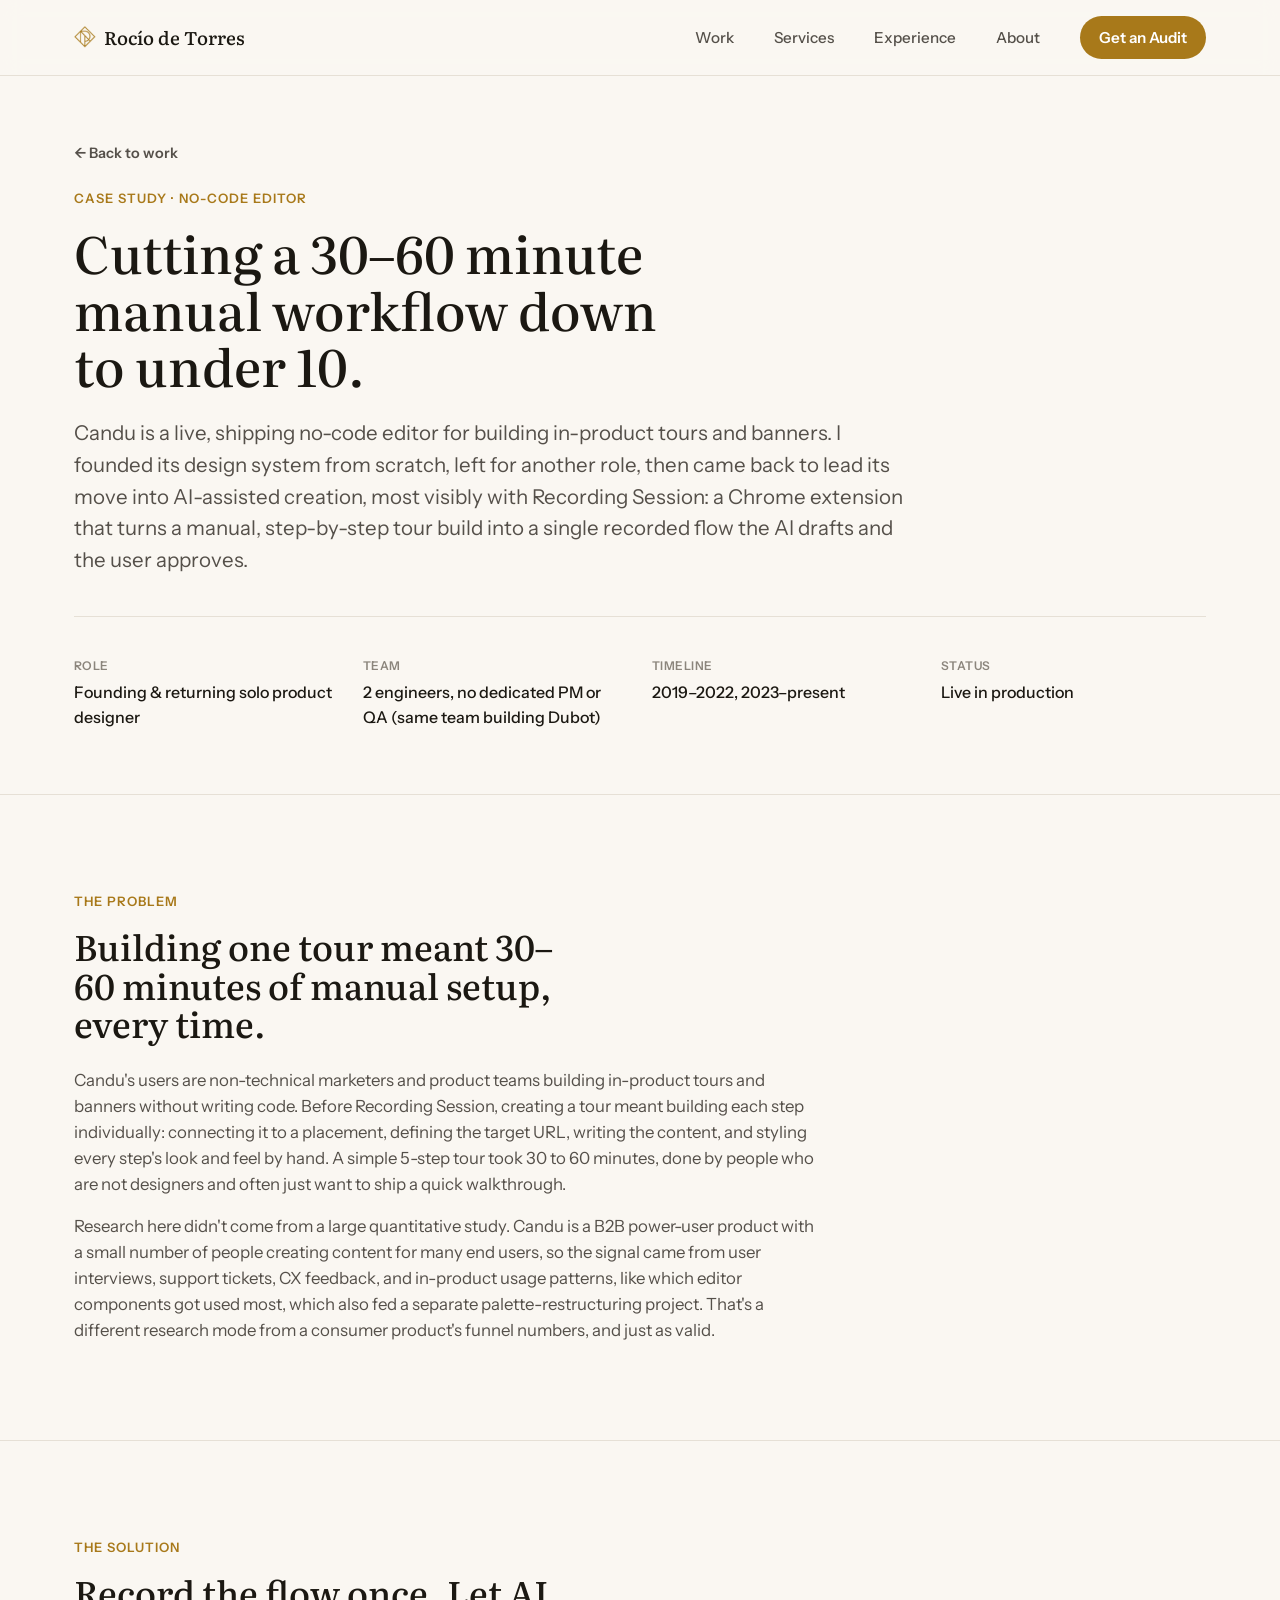
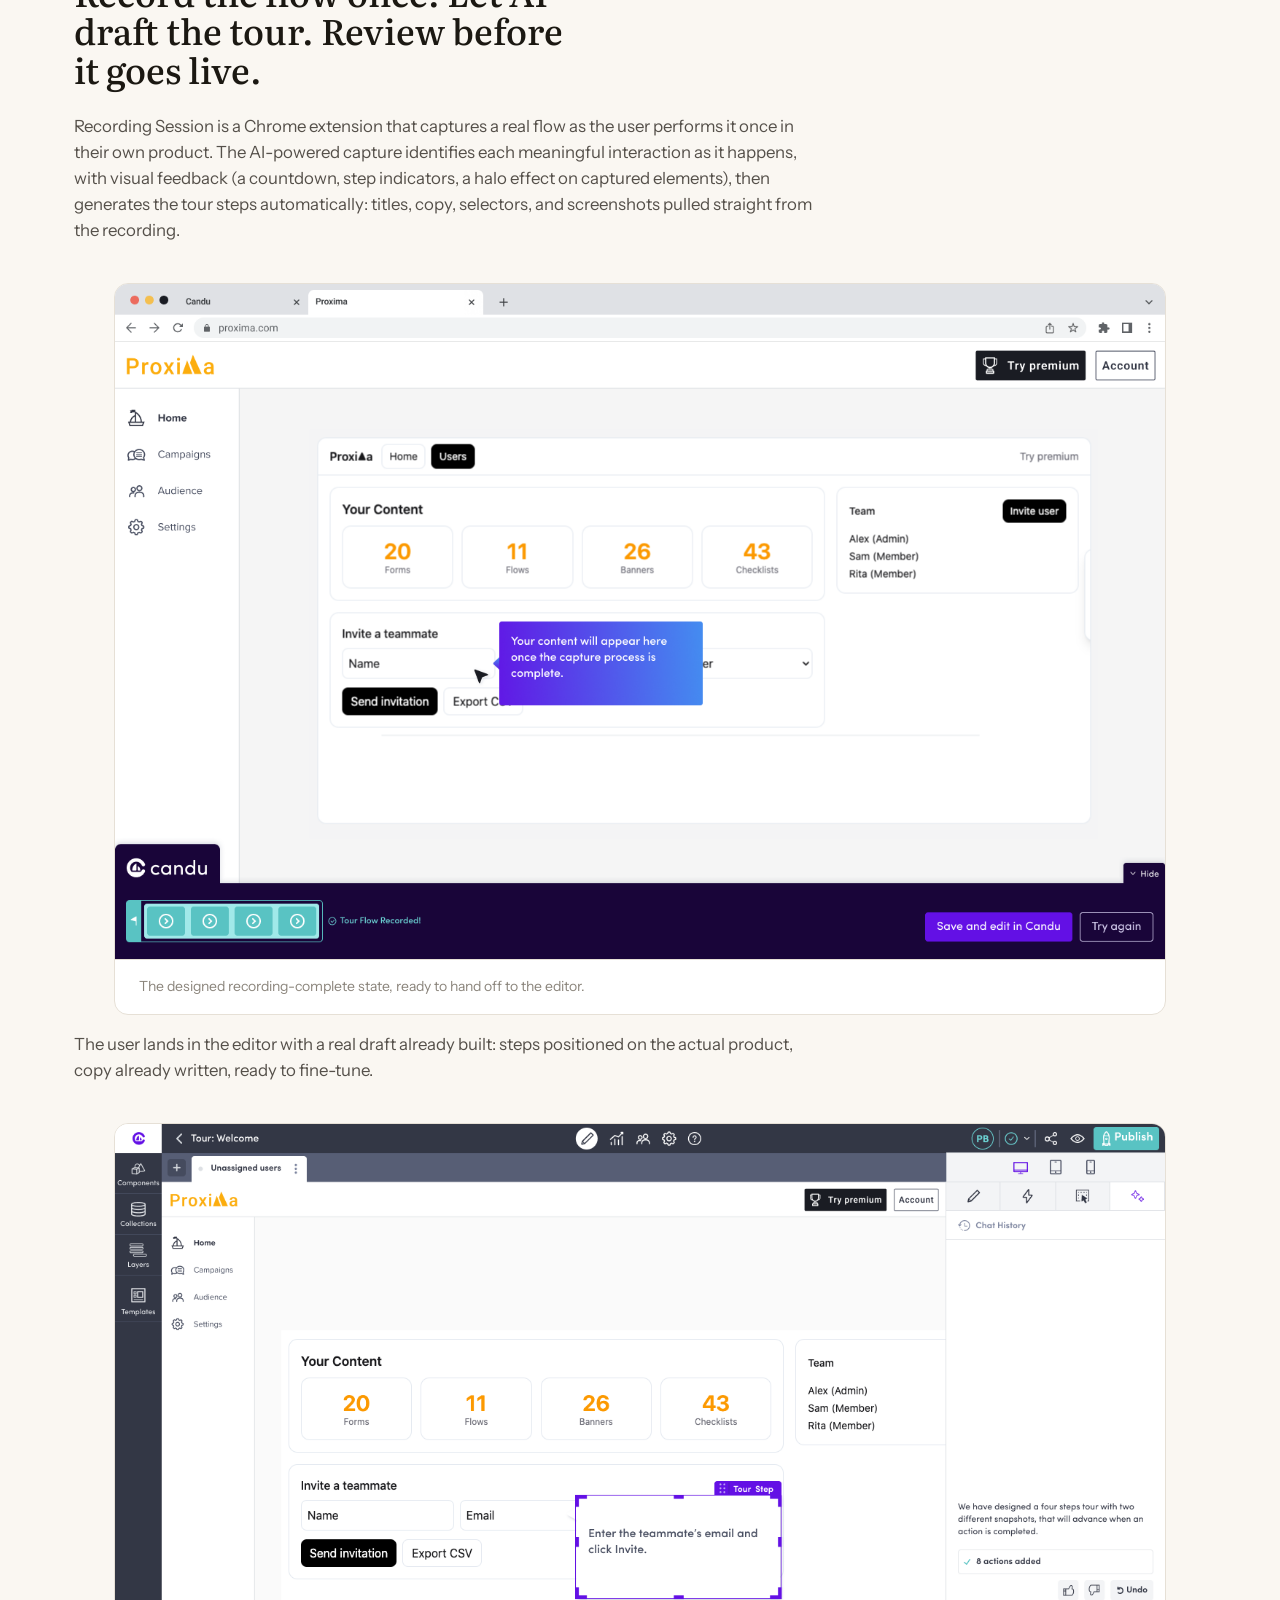
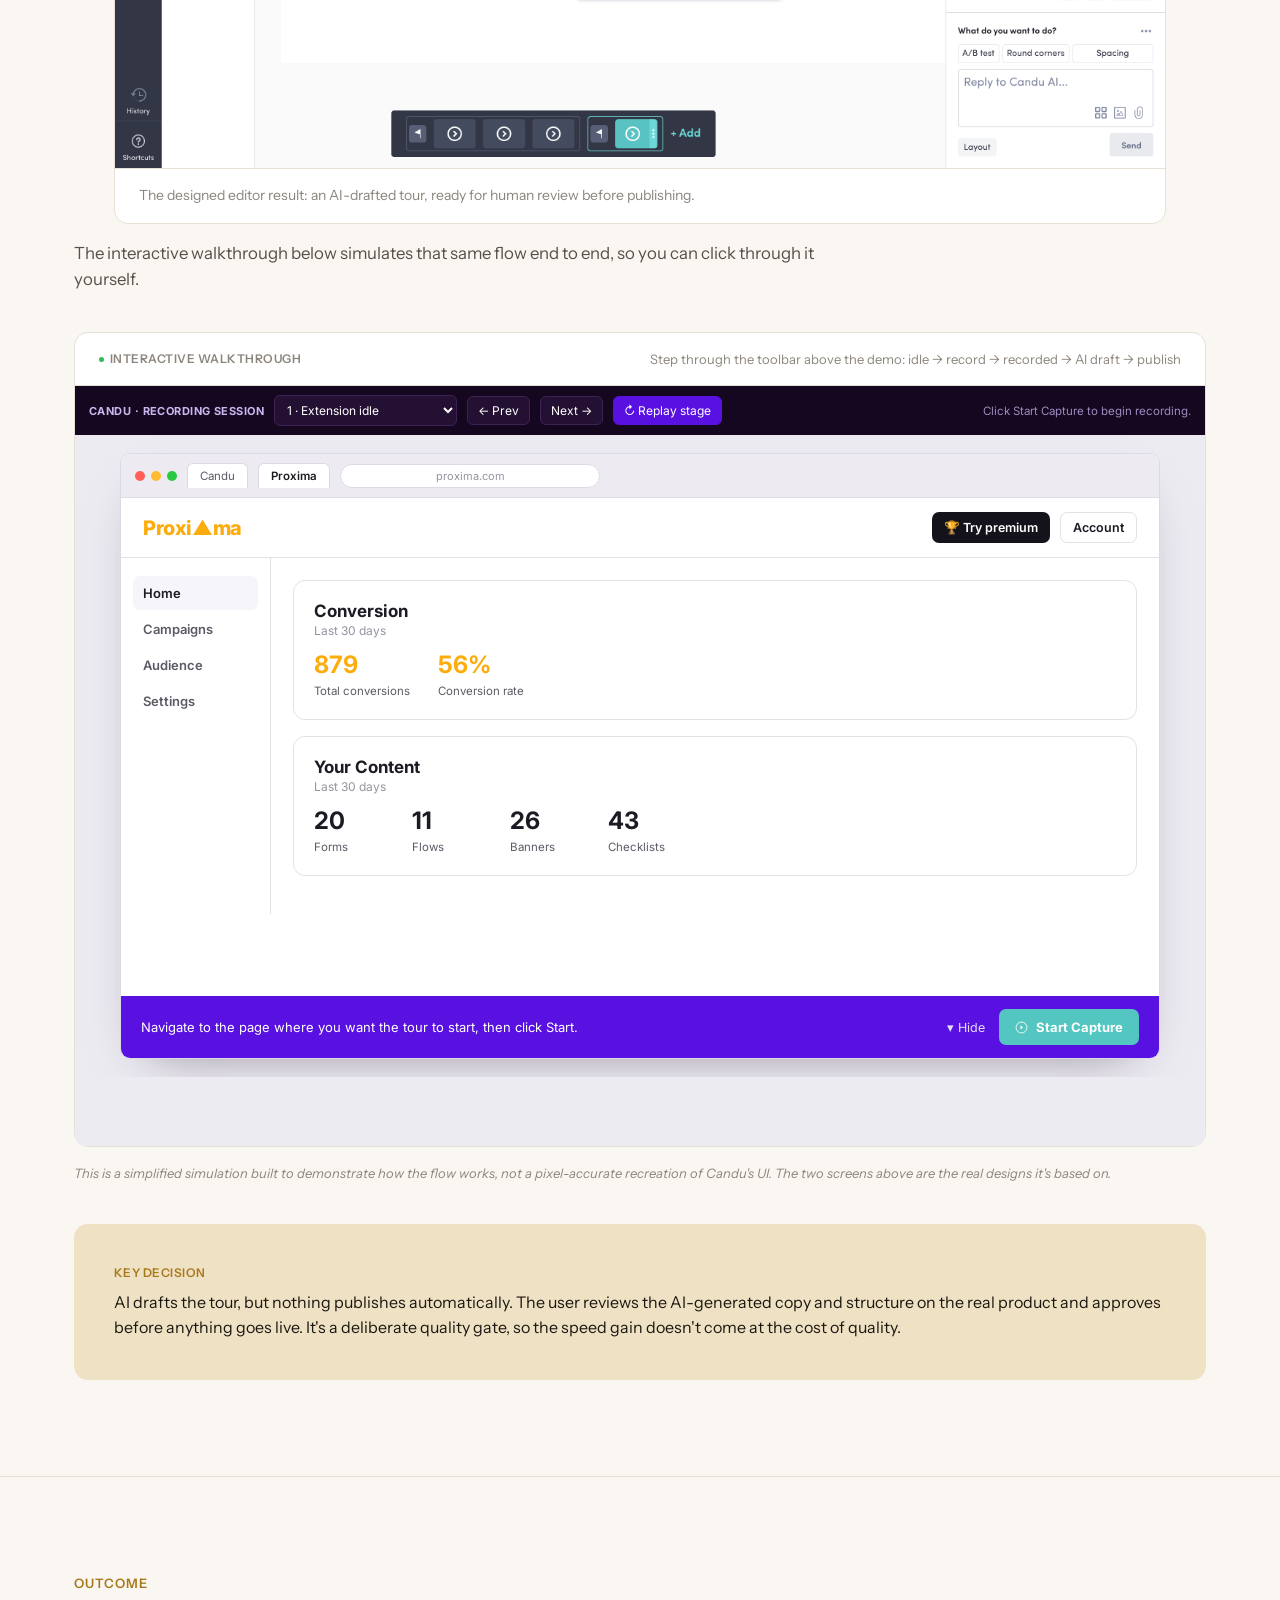
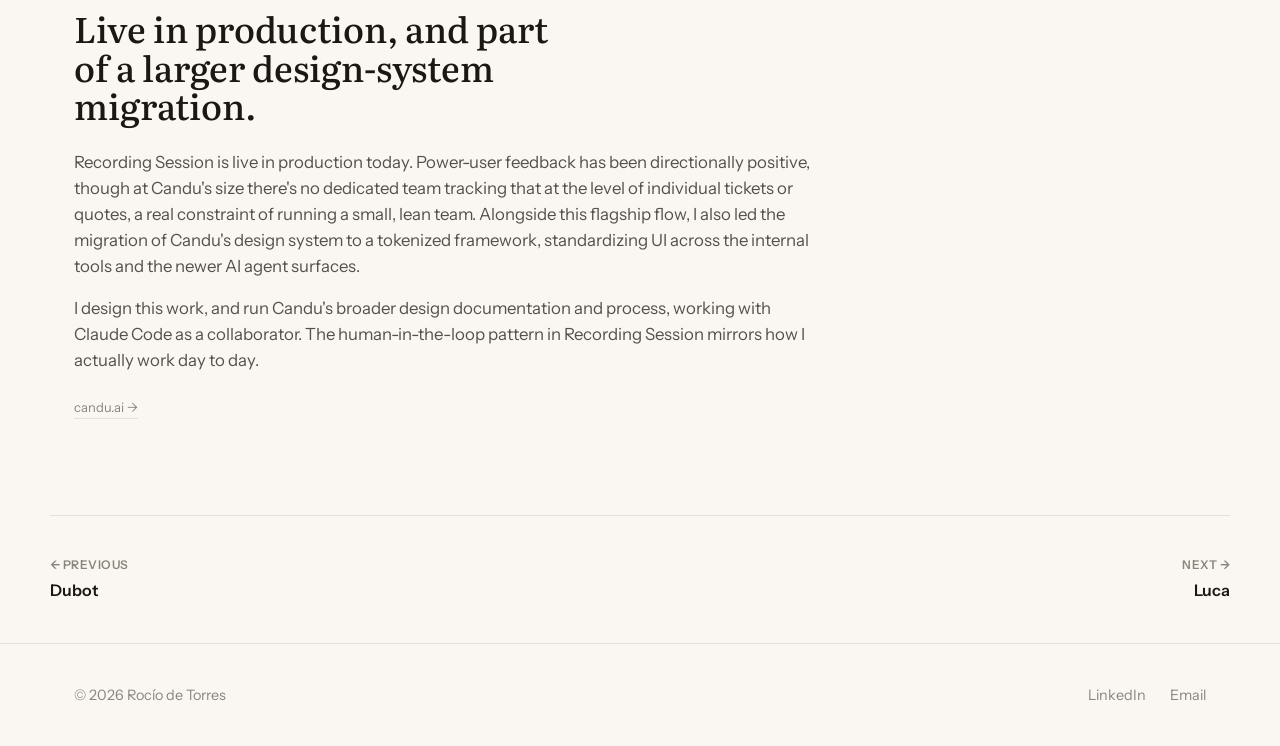
<file: work/candu.html>
<!DOCTYPE html>
<html lang="en">
<head>
<meta charset="UTF-8">
<meta name="viewport" content="width=device-width, initial-scale=1.0">
<title>Candu Case Study · Rocío de Torres</title>
<meta name="description" content="How a manual 30-60 minute tour-building workflow at Candu became an AI-driven capture that takes under 10, designed solo with a human-in-the-loop review gate.">
<meta property="og:title" content="Candu Case Study · Rocío de Torres">
<meta property="og:description" content="How a manual 30-60 minute tour-building workflow at Candu became an AI-driven capture that takes under 10, designed solo with a human-in-the-loop review gate.">
<meta property="og:type" content="article">
<meta property="og:url" content="https://detorresdigital.com/work/candu.html">
<meta property="og:image" content="https://detorresdigital.com/images/rocio-photo.jpg">
<meta property="og:site_name" content="Rocío de Torres">
<meta name="twitter:card" content="summary">
<meta name="twitter:title" content="Candu Case Study · Rocío de Torres">
<meta name="twitter:description" content="How a manual 30-60 minute tour-building workflow at Candu became an AI-driven capture that takes under 10, designed solo with a human-in-the-loop review gate.">
<meta name="twitter:image" content="https://detorresdigital.com/images/rocio-photo.jpg">
<link rel="icon" type="image/png" href="../images/mark.png">
<link rel="preconnect" href="https://fonts.googleapis.com">
<link rel="preconnect" href="https://fonts.gstatic.com" crossorigin>
<link href="https://fonts.googleapis.com/css2?family=Literata:ital,opsz,wght@0,7..72,400;0,7..72,500;0,7..72,600;1,7..72,500&family=Instrument+Sans:ital,wght@0,400..700;1,400..700&display=swap" rel="stylesheet">
<link rel="stylesheet" href="../css/style.css">
</head>
<body>

<a class="skip-link" href="#main">Skip to content</a>

<header class="site-header" id="top">
  <div class="wrap header-inner">
    <a class="wordmark" href="../index.html">
      <img class="wordmark-mark" src="../images/mark.png" alt="" width="22" height="22">
      Rocío de Torres
    </a>

    <button class="nav-toggle" id="navToggle" aria-expanded="false" aria-controls="primaryNav" aria-label="Toggle menu">
      <span></span><span></span><span></span>
    </button>

    <nav class="primary-nav" id="primaryNav">
      <a href="../index.html#work">Work</a>
      <a href="../services.html">Services</a>
      <a href="../experience.html">Experience</a>
      <a href="../about.html">About</a>
      <a class="nav-cta" href="../services.html#audit">Get an Audit</a>
    </nav>
  </div>
</header>

<main id="main">

  <!-- ============ CASE STUDY HERO ============ -->
  <section class="cs-hero">
    <div class="wrap">
      <a class="cs-back reveal" href="../index.html#work">&larr; Back to work</a>
      <p class="eyebrow reveal">Case study &middot; No-code editor</p>
      <h1 class="reveal">Cutting a 30&ndash;60 minute manual workflow down to under 10.</h1>
      <p class="hero-sub reveal">
        Candu is a live, shipping no-code editor for building in-product tours and banners. I founded its design system from scratch, left for another role, then came back to lead its move into AI-assisted creation, most visibly with Recording Session: a Chrome extension that turns a manual, step-by-step tour build into a single recorded flow the AI drafts and the user approves.
      </p>

      <div class="cs-facts reveal">
        <div>
          <span class="cs-fact-label">Role</span>
          <span class="cs-fact-value">Founding &amp; returning solo product designer</span>
        </div>
        <div>
          <span class="cs-fact-label">Team</span>
          <span class="cs-fact-value">2 engineers, no dedicated PM or QA (same team building Dubot)</span>
        </div>
        <div>
          <span class="cs-fact-label">Timeline</span>
          <span class="cs-fact-value">2019&ndash;2022, 2023&ndash;present</span>
        </div>
        <div>
          <span class="cs-fact-label">Status</span>
          <span class="cs-fact-value">Live in production</span>
        </div>
      </div>

    </div>
  </section>

  <!-- ============ THE PROBLEM ============ -->
  <section class="section cs-section problem">
    <div class="wrap">
      <p class="eyebrow reveal">The problem</p>
      <h2 class="reveal">Building one tour meant 30&ndash;60 minutes of manual setup, every time.</h2>
      <div class="cs-body">
        <p class="reveal">
          Candu's users are non-technical marketers and product teams building in-product tours and banners without writing code. Before Recording Session, creating a tour meant building each step individually: connecting it to a placement, defining the target URL, writing the content, and styling every step's look and feel by hand. A simple 5-step tour took 30 to 60 minutes, done by people who are not designers and often just want to ship a quick walkthrough.
        </p>
        <p class="reveal">
          Research here didn't come from a large quantitative study. Candu is a B2B power-user product with a small number of people creating content for many end users, so the signal came from user interviews, support tickets, CX feedback, and in-product usage patterns, like which editor components got used most, which also fed a separate palette-restructuring project. That's a different research mode from a consumer product's funnel numbers, and just as valid.
        </p>
      </div>
    </div>
  </section>

  <!-- ============ THE SOLUTION ============ -->
  <section class="section cs-section">
    <div class="wrap">
      <p class="eyebrow reveal">The solution</p>
      <h2 class="reveal">Record the flow once. Let AI draft the tour. Review before it goes live.</h2>
      <div class="cs-body">
        <p class="reveal">
          Recording Session is a Chrome extension that captures a real flow as the user performs it once in their own product. The AI-powered capture identifies each meaningful interaction as it happens, with visual feedback (a countdown, step indicators, a halo effect on captured elements), then generates the tour steps automatically: titles, copy, selectors, and screenshots pulled straight from the recording.
        </p>
      </div>

      <figure class="cs-shot reveal">
        <img src="../images/candu/figma-extension-recorded.png" alt="Designed recording-complete state of the Candu extension: four captured steps filled in, a Tour Flow Recorded confirmation, and a Save and edit in Candu button." loading="lazy">
        <figcaption class="cs-shot-caption">The designed recording-complete state, ready to hand off to the editor.</figcaption>
      </figure>

      <div class="cs-body">
        <p class="reveal">
          The user lands in the editor with a real draft already built: steps positioned on the actual product, copy already written, ready to fine-tune.
        </p>
      </div>

      <figure class="cs-shot reveal">
        <img src="../images/candu/figma-editor-result.png" alt="Designed Candu editor showing an AI-drafted tour step on the target product, the AI Copilot's summary panel, and a floating step navigator." loading="lazy">
        <figcaption class="cs-shot-caption">The designed editor result: an AI-drafted tour, ready for human review before publishing.</figcaption>
      </figure>

      <div class="cs-body">
        <p class="reveal">
          The interactive walkthrough below simulates that same flow end to end, so you can click through it yourself.
        </p>
      </div>

      <div class="cs-demo cs-demo--tall reveal">
        <div class="cs-demo-bar">
          <span class="cs-demo-label"><span class="status-dot"></span>Interactive walkthrough</span>
          <span class="cs-demo-hint">Step through the toolbar above the demo: idle &rarr; record &rarr; recorded &rarr; AI draft &rarr; publish</span>
        </div>
        <iframe src="../demos/candu-recording-session-demo.html" title="Interactive Candu Recording Session prototype" loading="lazy"></iframe>
      </div>
      <p class="cs-demo-note reveal">This is a simplified simulation built to demonstrate how the flow works, not a pixel-accurate recreation of Candu's UI. The two screens above are the real designs it's based on.</p>

      <div class="cs-callout reveal">
        <span class="cs-callout-label">Key decision</span>
        <p>AI drafts the tour, but nothing publishes automatically. The user reviews the AI-generated copy and structure on the real product and approves before anything goes live. It's a deliberate quality gate, so the speed gain doesn't come at the cost of quality.</p>
      </div>
    </div>
  </section>

  <!-- ============ OUTCOME ============ -->
  <section class="section cs-section">
    <div class="wrap">
      <p class="eyebrow reveal">Outcome</p>
      <h2 class="reveal">Live in production, and part of a larger design-system migration.</h2>
      <div class="cs-body">
        <p class="reveal">
          Recording Session is live in production today. Power-user feedback has been directionally positive, though at Candu's size there's no dedicated team tracking that at the level of individual tickets or quotes, a real constraint of running a small, lean team. Alongside this flagship flow, I also led the migration of Candu's design system to a tokenized framework, standardizing UI across the internal tools and the newer AI agent surfaces.
        </p>
        <p class="reveal">
          I design this work, and run Candu's broader design documentation and process, working with Claude Code as a collaborator. The human-in-the-loop pattern in Recording Session mirrors how I actually work day to day.
        </p>
        <a class="cs-live-link reveal" href="https://www.candu.ai/" target="_blank" rel="noopener">candu.ai &rarr;</a>
      </div>
    </div>
  </section>

  <!-- ============ CASE STUDY NAV ============ -->
  <nav class="wrap cs-nav">
    <a class="cs-nav-link" href="dubot.html">
      <span class="cs-nav-dir">&larr; Previous</span>
      Dubot
    </a>
    <a class="cs-nav-link cs-nav-link--next" href="luca.html">
      <span class="cs-nav-dir">Next &rarr;</span>
      Luca
    </a>
  </nav>

</main>

<footer class="site-footer">
  <div class="wrap footer-inner">
    <p>&copy; <span id="year"></span> Rocío de Torres</p>
    <nav class="footer-links">
      <a href="https://linkedin.com/in/rocío-de-torres-artillo-43a83437" target="_blank" rel="noopener">LinkedIn</a>
      <a href="mailto:hello@detorresdigital.com">Email</a>
    </nav>
  </div>
</footer>

<script src="../js/main.js"></script>
</body>
</html>
</file>
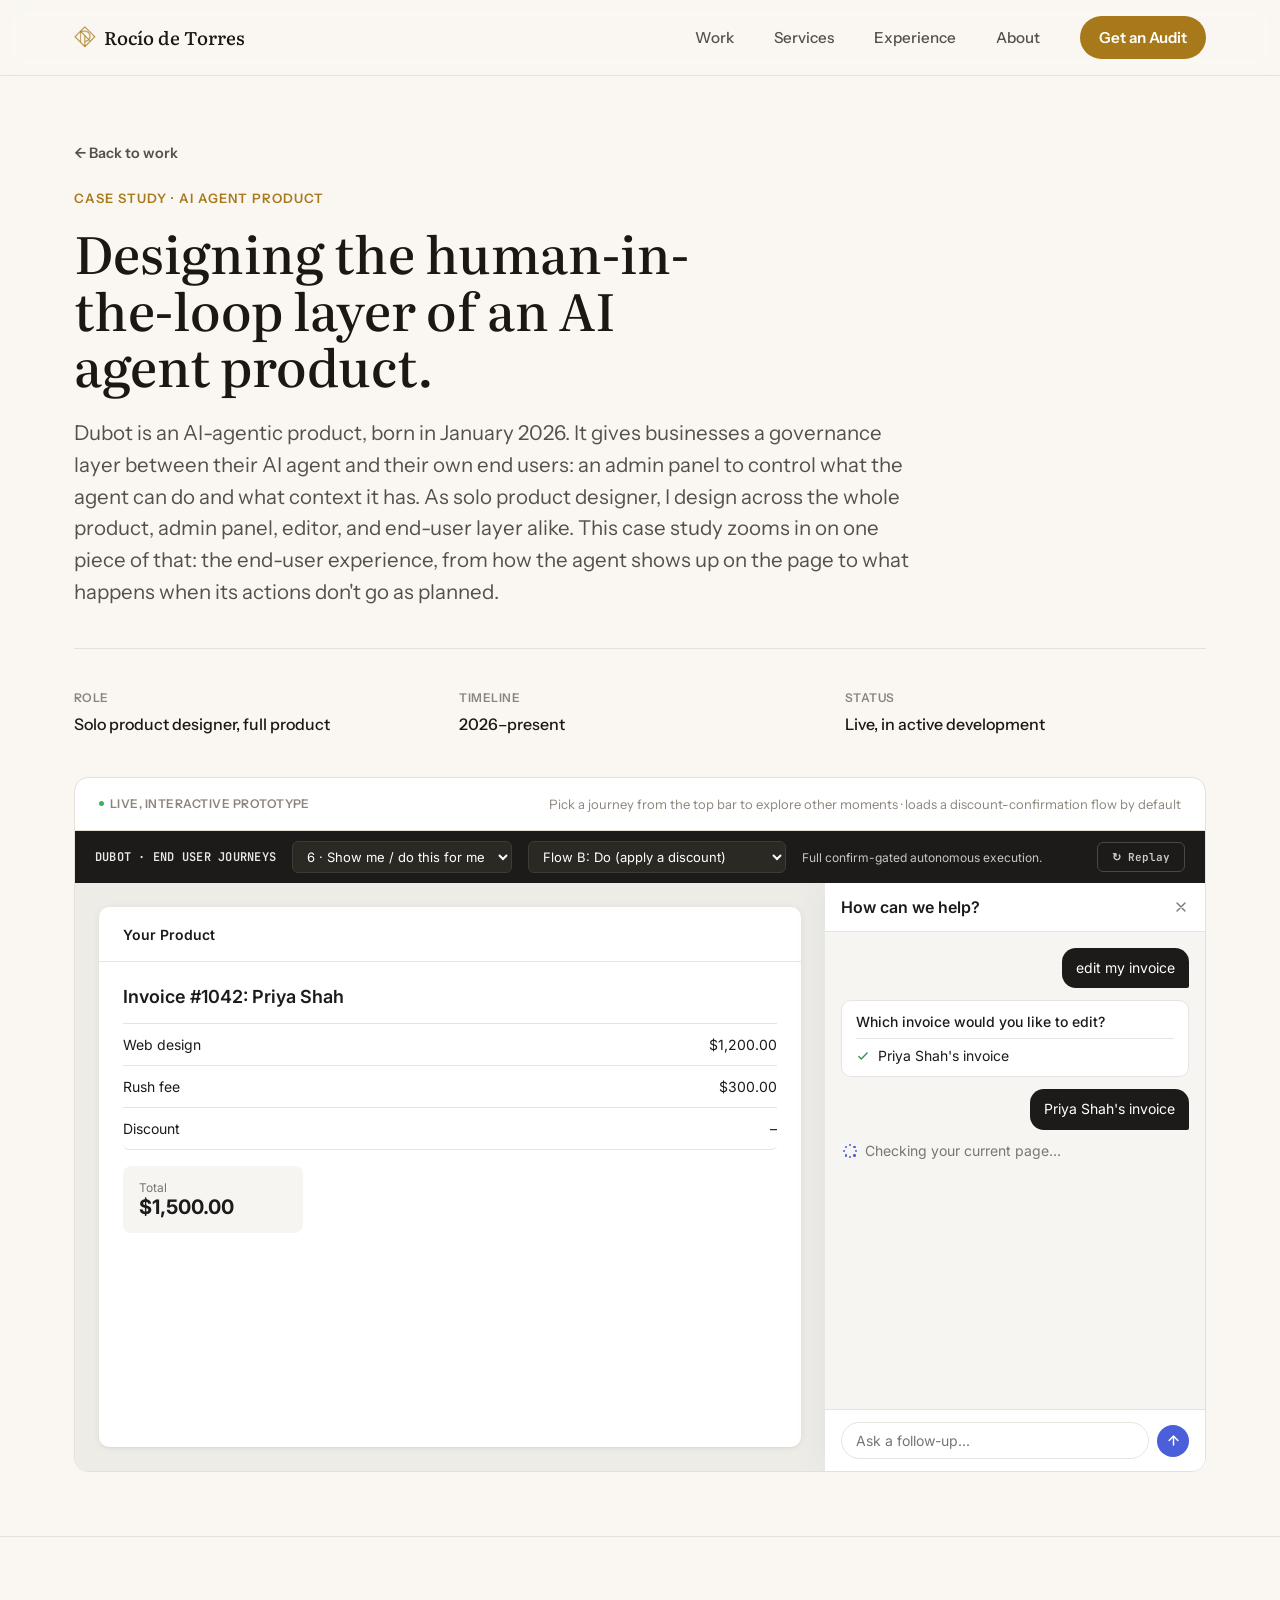
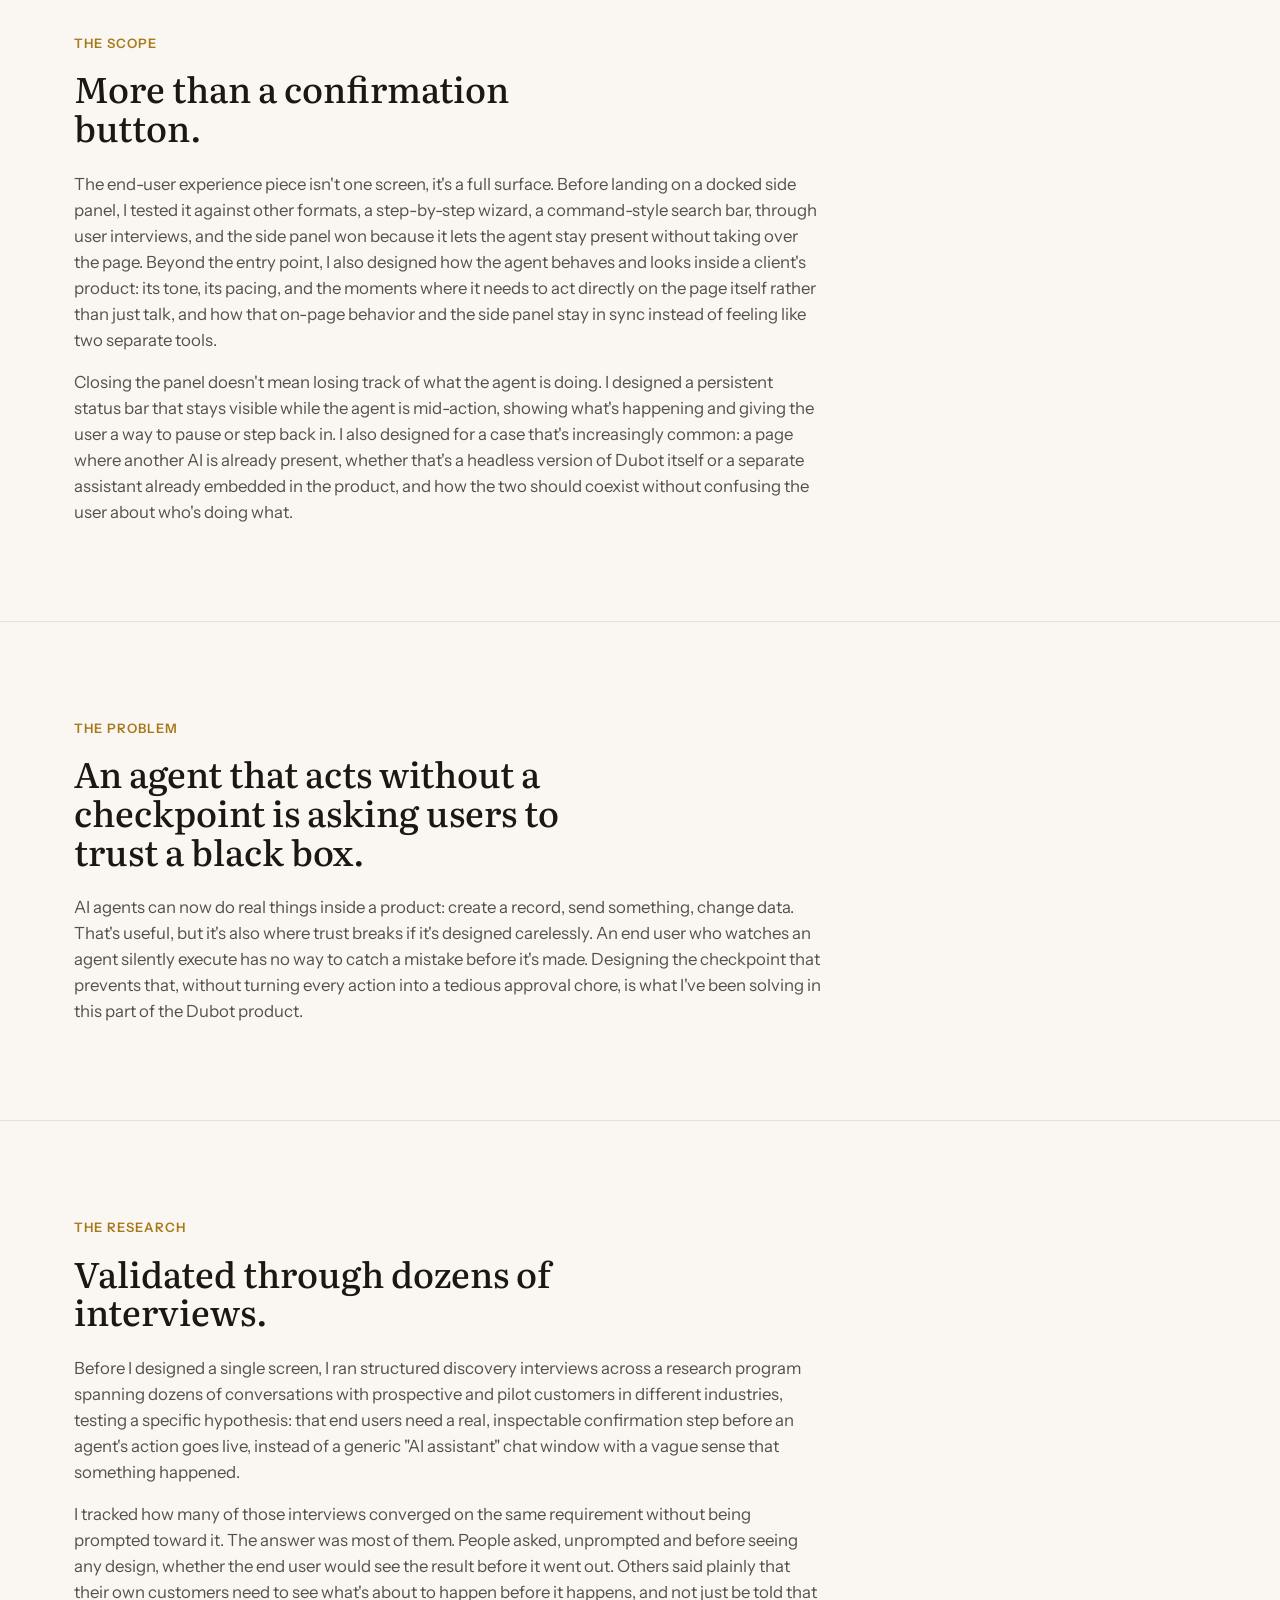
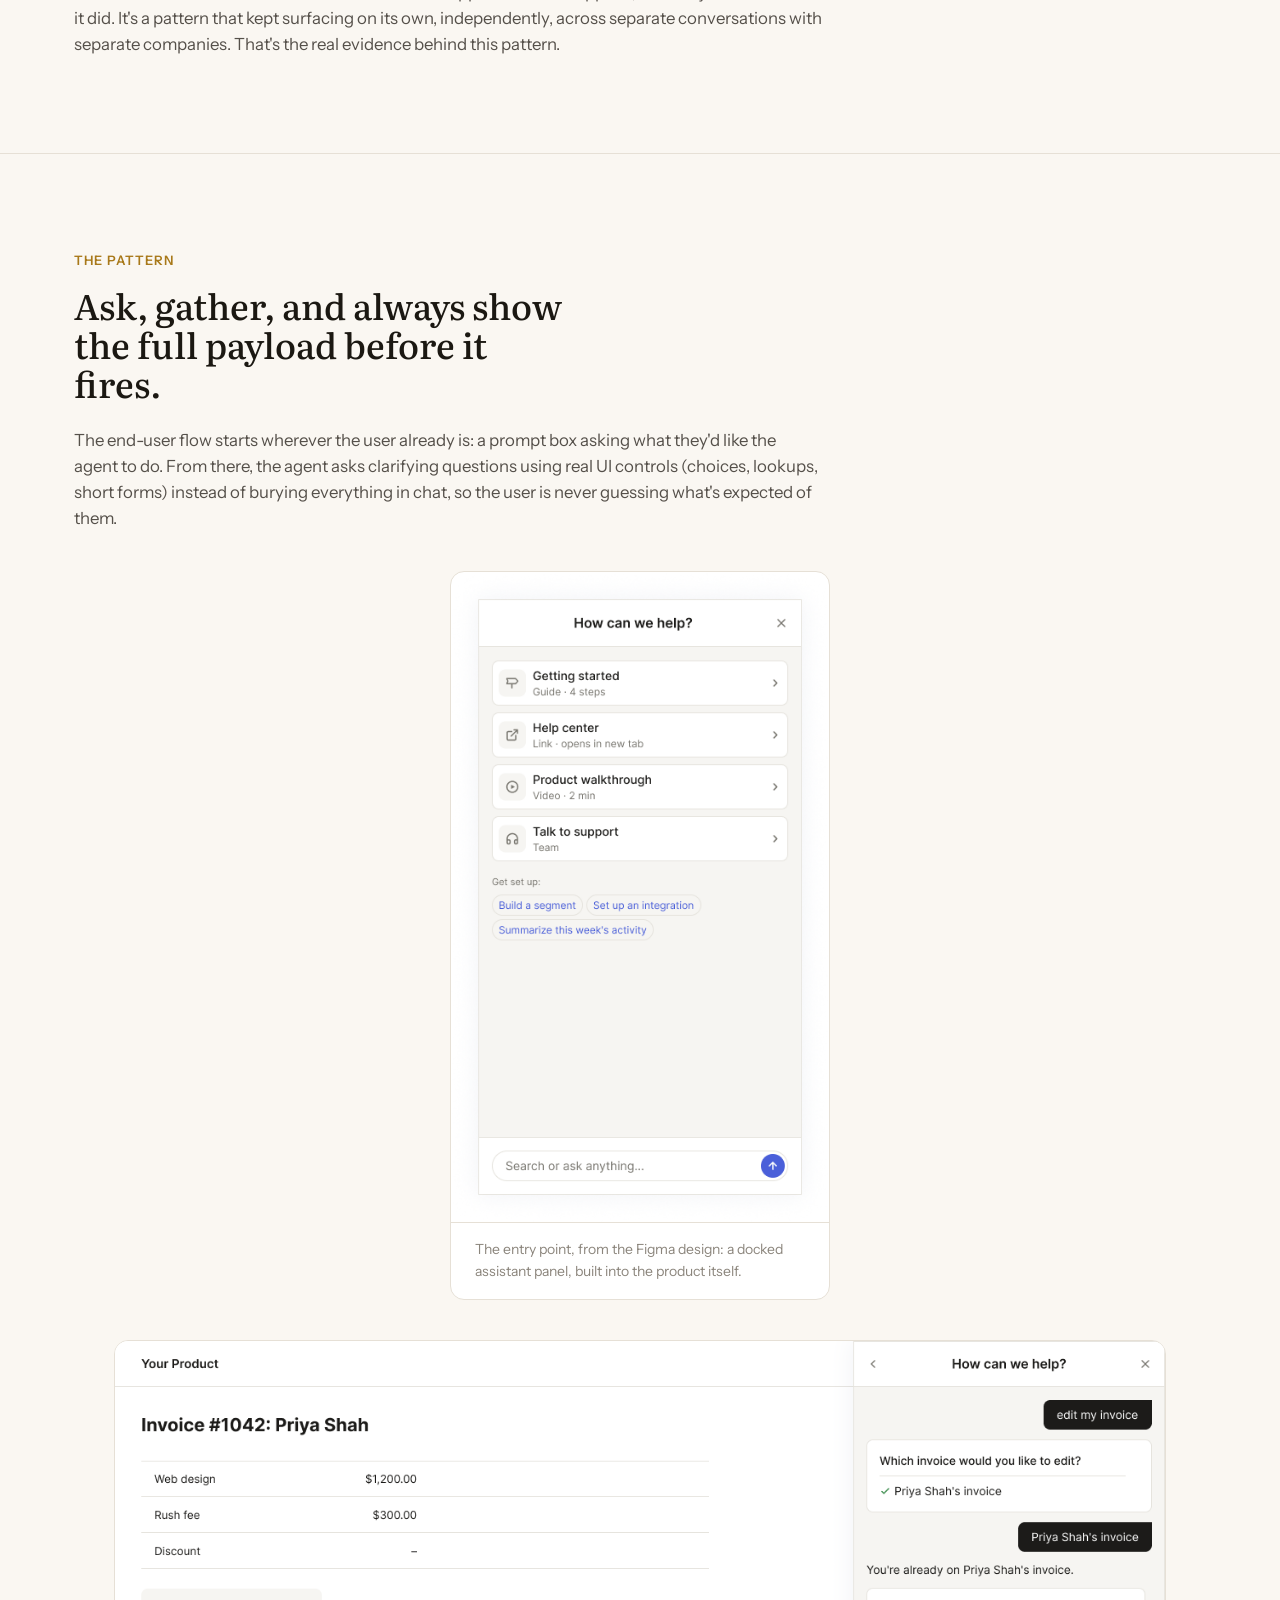
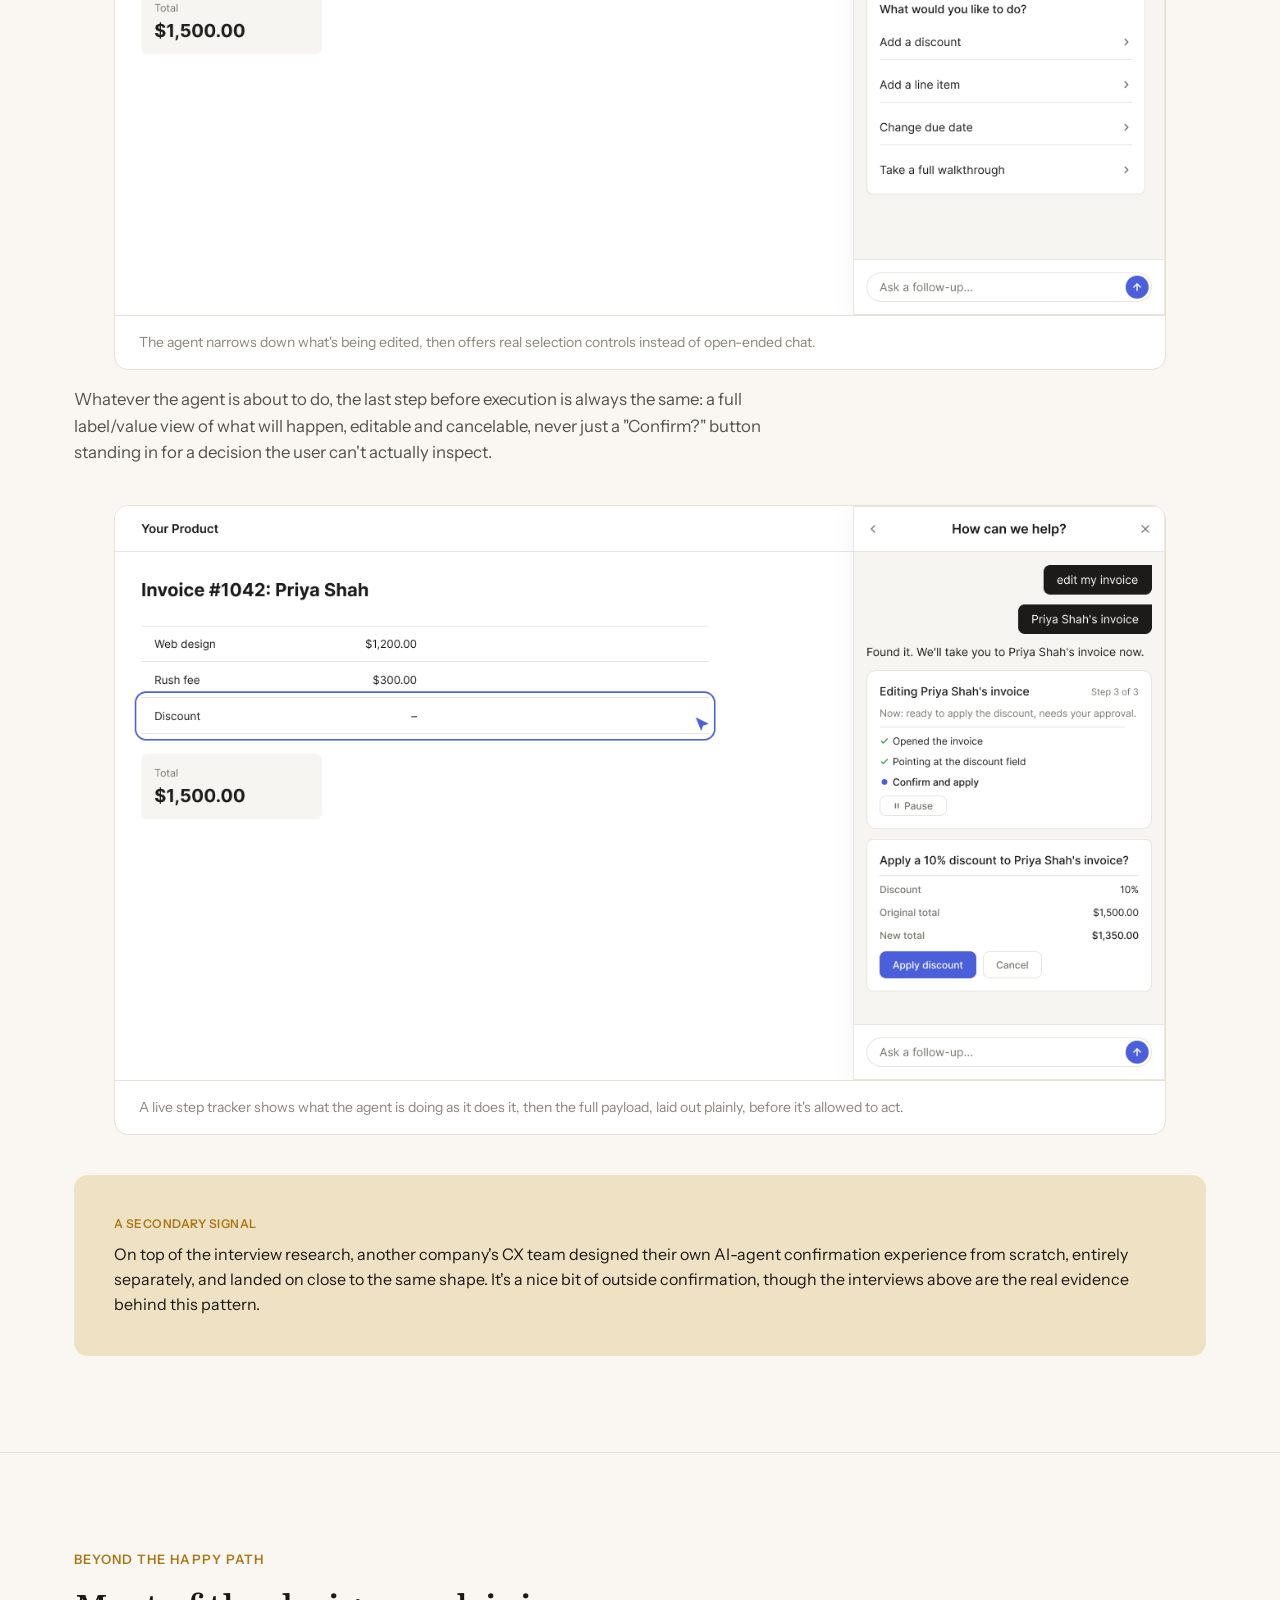
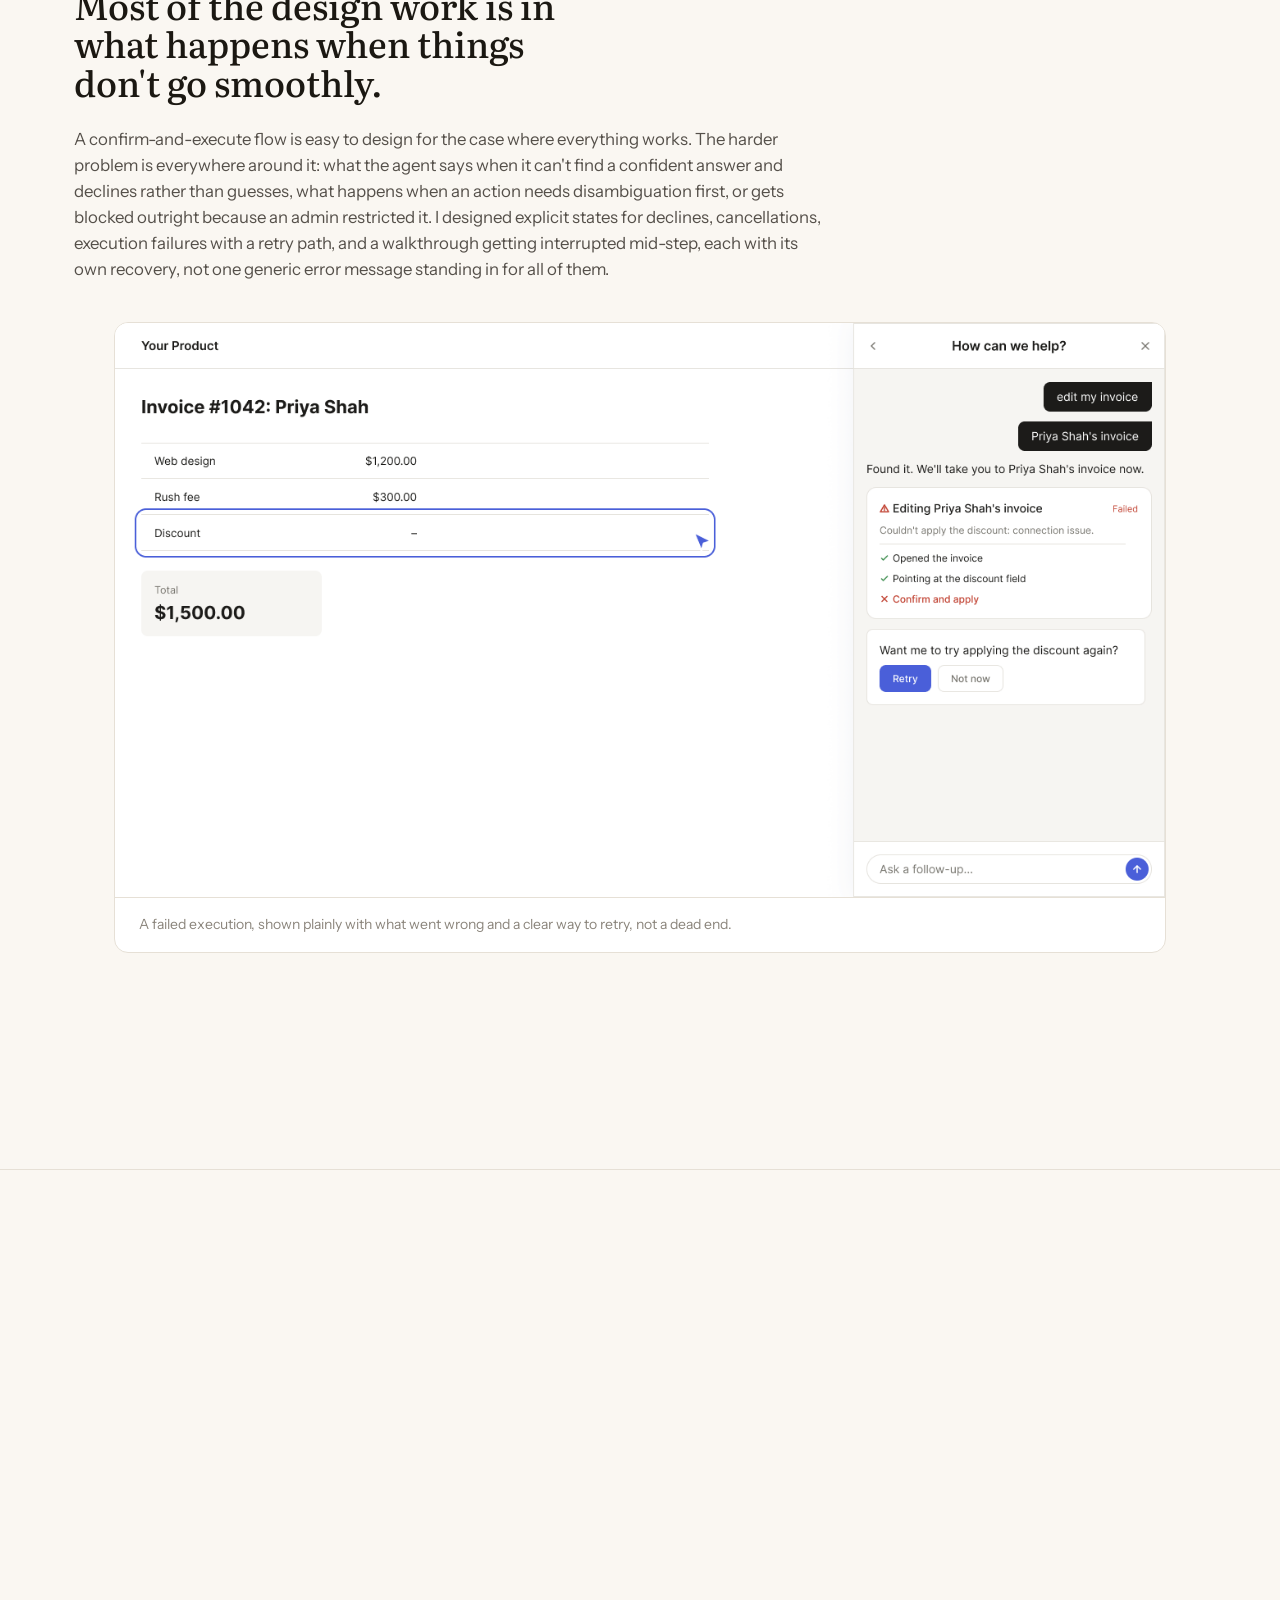
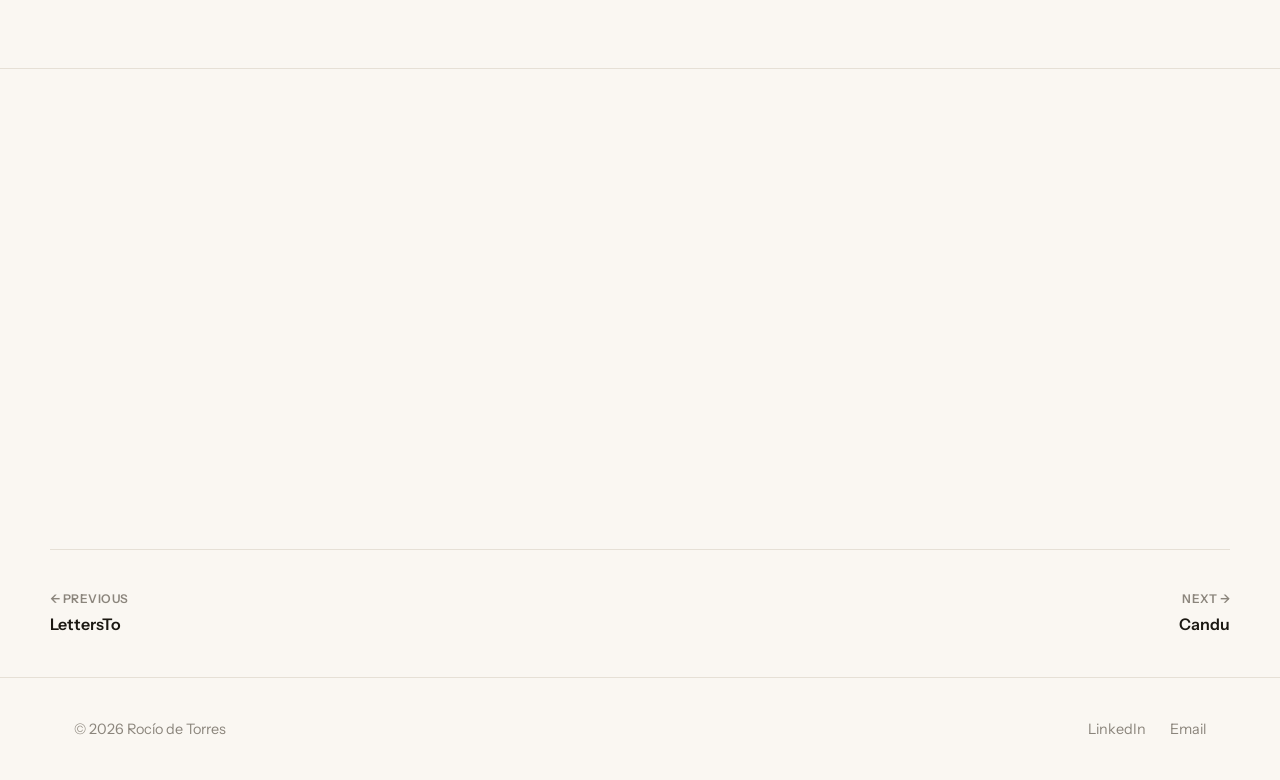
<file: work/dubot.html>
<!DOCTYPE html>
<html lang="en">
<head>
<meta charset="UTF-8">
<meta name="viewport" content="width=device-width, initial-scale=1.0">
<title>Dubot Case Study · Rocío de Torres</title>
<meta name="description" content="Designing the human-in-the-loop layer of an AI agent product: the moments where the agent asks, gathers, and confirms before it takes a real action.">
<meta property="og:title" content="Dubot Case Study · Rocío de Torres">
<meta property="og:description" content="Designing the human-in-the-loop layer of an AI agent product: the moments where the agent asks, gathers, and confirms before it takes a real action.">
<meta property="og:type" content="article">
<meta property="og:url" content="https://detorresdigital.com/work/dubot.html">
<meta property="og:image" content="https://detorresdigital.com/images/rocio-photo.jpg">
<meta property="og:site_name" content="Rocío de Torres">
<meta name="twitter:card" content="summary">
<meta name="twitter:title" content="Dubot Case Study · Rocío de Torres">
<meta name="twitter:description" content="Designing the human-in-the-loop layer of an AI agent product: the moments where the agent asks, gathers, and confirms before it takes a real action.">
<meta name="twitter:image" content="https://detorresdigital.com/images/rocio-photo.jpg">
<link rel="icon" type="image/png" href="../images/mark.png">
<link rel="preconnect" href="https://fonts.googleapis.com">
<link rel="preconnect" href="https://fonts.gstatic.com" crossorigin>
<link href="https://fonts.googleapis.com/css2?family=Literata:ital,opsz,wght@0,7..72,400;0,7..72,500;0,7..72,600;1,7..72,500&family=Instrument+Sans:ital,wght@0,400..700;1,400..700&display=swap" rel="stylesheet">
<link rel="stylesheet" href="../css/style.css">
</head>
<body>

<a class="skip-link" href="#main">Skip to content</a>

<header class="site-header" id="top">
  <div class="wrap header-inner">
    <a class="wordmark" href="../index.html">
      <img class="wordmark-mark" src="../images/mark.png" alt="" width="22" height="22">
      Rocío de Torres
    </a>

    <button class="nav-toggle" id="navToggle" aria-expanded="false" aria-controls="primaryNav" aria-label="Toggle menu">
      <span></span><span></span><span></span>
    </button>

    <nav class="primary-nav" id="primaryNav">
      <a href="../index.html#work">Work</a>
      <a href="../services.html">Services</a>
      <a href="../experience.html">Experience</a>
      <a href="../about.html">About</a>
      <a class="nav-cta" href="../services.html#audit">Get an Audit</a>
    </nav>
  </div>
</header>

<main id="main">

  <!-- ============ CASE STUDY HERO ============ -->
  <section class="cs-hero">
    <div class="wrap">
      <a class="cs-back reveal" href="../index.html#work">&larr; Back to work</a>
      <p class="eyebrow reveal">Case study &middot; AI agent product</p>
      <h1 class="reveal">Designing the human-in-the-loop layer of an AI agent product.</h1>
      <p class="hero-sub reveal">
        Dubot is an AI-agentic product, born in January 2026. It gives businesses a governance layer between their AI agent and their own end users: an admin panel to control what the agent can do and what context it has. As solo product designer, I design across the whole product, admin panel, editor, and end-user layer alike. This case study zooms in on one piece of that: the end-user experience, from how the agent shows up on the page to what happens when its actions don't go as planned.
      </p>

      <div class="cs-facts cs-facts--three reveal">
        <div>
          <span class="cs-fact-label">Role</span>
          <span class="cs-fact-value">Solo product designer, full product</span>
        </div>
        <div>
          <span class="cs-fact-label">Timeline</span>
          <span class="cs-fact-value">2026&ndash;present</span>
        </div>
        <div>
          <span class="cs-fact-label">Status</span>
          <span class="cs-fact-value">Live, in active development</span>
        </div>
      </div>

      <div class="cs-demo reveal">
        <div class="cs-demo-bar">
          <span class="cs-demo-label"><span class="status-dot"></span>Live, interactive prototype</span>
          <span class="cs-demo-hint">Pick a journey from the top bar to explore other moments &middot; loads a discount-confirmation flow by default</span>
        </div>
        <iframe src="../demos/dubot-confirmation-demo.html" title="Interactive Dubot end-user experience prototype" loading="lazy"></iframe>
      </div>
    </div>
  </section>

  <!-- ============ THE SCOPE ============ -->
  <section class="section cs-section problem">
    <div class="wrap">
      <p class="eyebrow reveal">The scope</p>
      <h2 class="reveal">More than a confirmation button.</h2>
      <div class="cs-body">
        <p class="reveal">
          The end-user experience piece isn't one screen, it's a full surface. Before landing on a docked side panel, I tested it against other formats, a step-by-step wizard, a command-style search bar, through user interviews, and the side panel won because it lets the agent stay present without taking over the page. Beyond the entry point, I also designed how the agent behaves and looks inside a client's product: its tone, its pacing, and the moments where it needs to act directly on the page itself rather than just talk, and how that on-page behavior and the side panel stay in sync instead of feeling like two separate tools.
        </p>
        <p class="reveal">
          Closing the panel doesn't mean losing track of what the agent is doing. I designed a persistent status bar that stays visible while the agent is mid-action, showing what's happening and giving the user a way to pause or step back in. I also designed for a case that's increasingly common: a page where another AI is already present, whether that's a headless version of Dubot itself or a separate assistant already embedded in the product, and how the two should coexist without confusing the user about who's doing what.
        </p>
      </div>
    </div>
  </section>

  <!-- ============ THE PROBLEM ============ -->
  <section class="section cs-section">
    <div class="wrap">
      <p class="eyebrow reveal">The problem</p>
      <h2 class="reveal">An agent that acts without a checkpoint is asking users to trust a black box.</h2>
      <div class="cs-body">
        <p class="reveal">
          AI agents can now do real things inside a product: create a record, send something, change data. That's useful, but it's also where trust breaks if it's designed carelessly. An end user who watches an agent silently execute has no way to catch a mistake before it's made. Designing the checkpoint that prevents that, without turning every action into a tedious approval chore, is what I've been solving in this part of the Dubot product.
        </p>
      </div>
    </div>
  </section>

  <!-- ============ THE RESEARCH ============ -->
  <section class="section cs-section">
    <div class="wrap">
      <p class="eyebrow reveal">The research</p>
      <h2 class="reveal">Validated through dozens of interviews.</h2>
      <div class="cs-body">
        <p class="reveal">
          Before I designed a single screen, I ran structured discovery interviews across a research program spanning dozens of conversations with prospective and pilot customers in different industries, testing a specific hypothesis: that end users need a real, inspectable confirmation step before an agent's action goes live, instead of a generic "AI assistant" chat window with a vague sense that something happened.
        </p>
        <p class="reveal">
          I tracked how many of those interviews converged on the same requirement without being prompted toward it. The answer was most of them. People asked, unprompted and before seeing any design, whether the end user would see the result before it went out. Others said plainly that their own customers need to see what's about to happen before it happens, and not just be told that it did. It's a pattern that kept surfacing on its own, independently, across separate conversations with separate companies. That's the real evidence behind this pattern.
        </p>
      </div>
    </div>
  </section>

  <!-- ============ THE PATTERN ============ -->
  <section class="section cs-section">
    <div class="wrap">
      <p class="eyebrow reveal">The pattern</p>
      <h2 class="reveal">Ask, gather, and always show the full payload before it fires.</h2>
      <div class="cs-body">
        <p class="reveal">
          The end-user flow starts wherever the user already is: a prompt box asking what they'd like the agent to do. From there, the agent asks clarifying questions using real UI controls (choices, lookups, short forms) instead of burying everything in chat, so the user is never guessing what's expected of them.
        </p>
      </div>

      <figure class="cs-shot cs-shot--narrow reveal">
        <img src="../images/dubot/launcher.png" alt="Figma design of a 'How can we help?' assistant panel: a getting-started guide, help center, product walkthrough, talk to support, and quick-action chips." loading="lazy">
        <figcaption class="cs-shot-caption">The entry point, from the Figma design: a docked assistant panel, built into the product itself.</figcaption>
      </figure>

      <figure class="cs-shot reveal">
        <img src="../images/dubot/question.png" alt="Figma design of the agent disambiguating which record to edit, then offering a list of selectable next actions, instead of expecting a typed chat answer." loading="lazy">
        <figcaption class="cs-shot-caption">The agent narrows down what's being edited, then offers real selection controls instead of open-ended chat.</figcaption>
      </figure>

      <div class="cs-body">
        <p class="reveal">
          Whatever the agent is about to do, the last step before execution is always the same: a full label/value view of what will happen, editable and cancelable, never just a "Confirm?" button standing in for a decision the user can't actually inspect.
        </p>
      </div>

      <figure class="cs-shot reveal">
        <img src="../images/dubot/confirmation.png" alt="Figma design of a live step tracker showing the agent's progress toward an action, alongside a confirmation card with the exact discount and new total, plus Apply and Cancel buttons." loading="lazy">
        <figcaption class="cs-shot-caption">A live step tracker shows what the agent is doing as it does it, then the full payload, laid out plainly, before it's allowed to act.</figcaption>
      </figure>

      <div class="cs-callout reveal">
        <span class="cs-callout-label">A secondary signal</span>
        <p>On top of the interview research, another company's CX team designed their own AI-agent confirmation experience from scratch, entirely separately, and landed on close to the same shape. It's a nice bit of outside confirmation, though the interviews above are the real evidence behind this pattern.</p>
      </div>
    </div>
  </section>

  <!-- ============ BEYOND THE HAPPY PATH ============ -->
  <section class="section cs-section">
    <div class="wrap">
      <p class="eyebrow reveal">Beyond the happy path</p>
      <h2 class="reveal">Most of the design work is in what happens when things don't go smoothly.</h2>
      <div class="cs-body">
        <p class="reveal">
          A confirm-and-execute flow is easy to design for the case where everything works. The harder problem is everywhere around it: what the agent says when it can't find a confident answer and declines rather than guesses, what happens when an action needs disambiguation first, or gets blocked outright because an admin restricted it. I designed explicit states for declines, cancellations, execution failures with a retry path, and a walkthrough getting interrupted mid-step, each with its own recovery, not one generic error message standing in for all of them.
        </p>
      </div>

      <figure class="cs-shot reveal">
        <img src="../images/dubot/failed-execution.png" alt="Figma design of a failed action state: the agent's step tracker shows Confirm and apply failed with a connection issue, alongside a retry or not-now choice." loading="lazy">
        <figcaption class="cs-shot-caption">A failed execution, shown plainly with what went wrong and a clear way to retry, not a dead end.</figcaption>
      </figure>

      <div class="cs-body">
        <p class="reveal">
          Some of that came directly from working closely with an enterprise pilot customer on their specific use case: real interviews with their team, feedback on early versions, and adjustments to fit how their product and their end users actually behaved, not a generic AI-agent scenario worked out in the abstract.
        </p>
      </div>
    </div>
  </section>

  <!-- ============ CONTEXT ============ -->
  <section class="section cs-section">
    <div class="wrap">
      <p class="eyebrow reveal">Context</p>
      <h2 class="reveal">Built fast inside an existing product, designed standalone-first.</h2>
      <div class="cs-body">
        <p class="reveal">
          Dubot is currently built inside the infrastructure of the company's existing product, for engineering speed, with a standalone product as the long-term goal. I design every flow standalone-first, what's the right experience for this as its own product, and flag it explicitly whenever the current infrastructure forces a compromise, rather than letting temporary constraints quietly become the permanent design.
        </p>
      </div>
    </div>
  </section>

  <!-- ============ OUTCOME ============ -->
  <section class="section cs-section">
    <div class="wrap">
      <p class="eyebrow reveal">Outcome</p>
      <h2 class="reveal">Live today, with the roadmap still unfolding.</h2>
      <div class="cs-body">
        <p class="reveal">
          Dubot's end-user experience is live and in active development. It's early enough that I'm not sharing specific business metrics or an unreleased roadmap here, so this case study focuses on the design work itself: a full surface, not just a confirmation pattern, grounded in real interview research and a real pilot customer, and held up under real use.
        </p>
        <a class="cs-live-link reveal" href="https://www.dubot.ai/" target="_blank" rel="noopener">dubot.ai &rarr;</a>
      </div>
    </div>
  </section>

  <!-- ============ CASE STUDY NAV ============ -->
  <nav class="wrap cs-nav">
    <a class="cs-nav-link" href="lettersto.html">
      <span class="cs-nav-dir">&larr; Previous</span>
      LettersTo
    </a>
    <a class="cs-nav-link cs-nav-link--next" href="candu.html">
      <span class="cs-nav-dir">Next &rarr;</span>
      Candu
    </a>
  </nav>

</main>

<footer class="site-footer">
  <div class="wrap footer-inner">
    <p>&copy; <span id="year"></span> Rocío de Torres</p>
    <nav class="footer-links">
      <a href="https://linkedin.com/in/rocío-de-torres-artillo-43a83437" target="_blank" rel="noopener">LinkedIn</a>
      <a href="mailto:hello@detorresdigital.com">Email</a>
    </nav>
  </div>
</footer>

<script src="../js/main.js"></script>
</body>
</html>
</file>
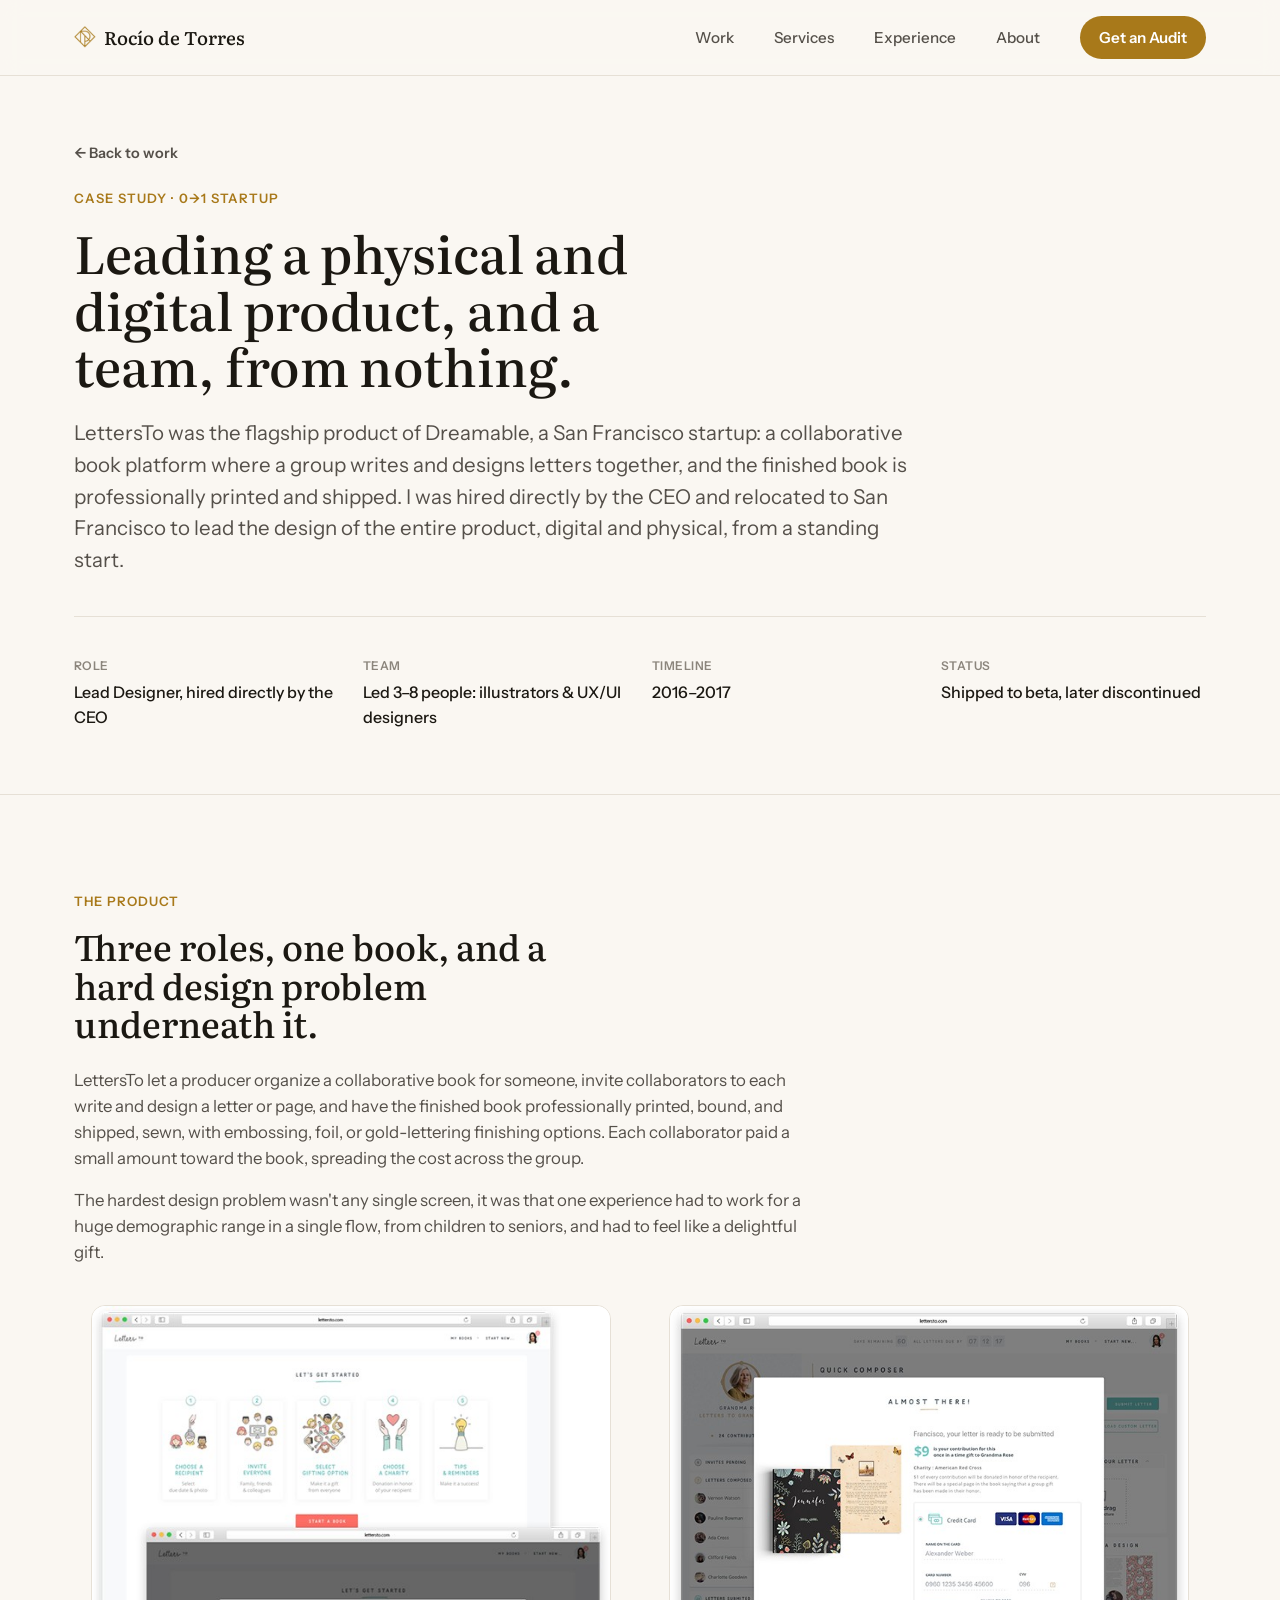
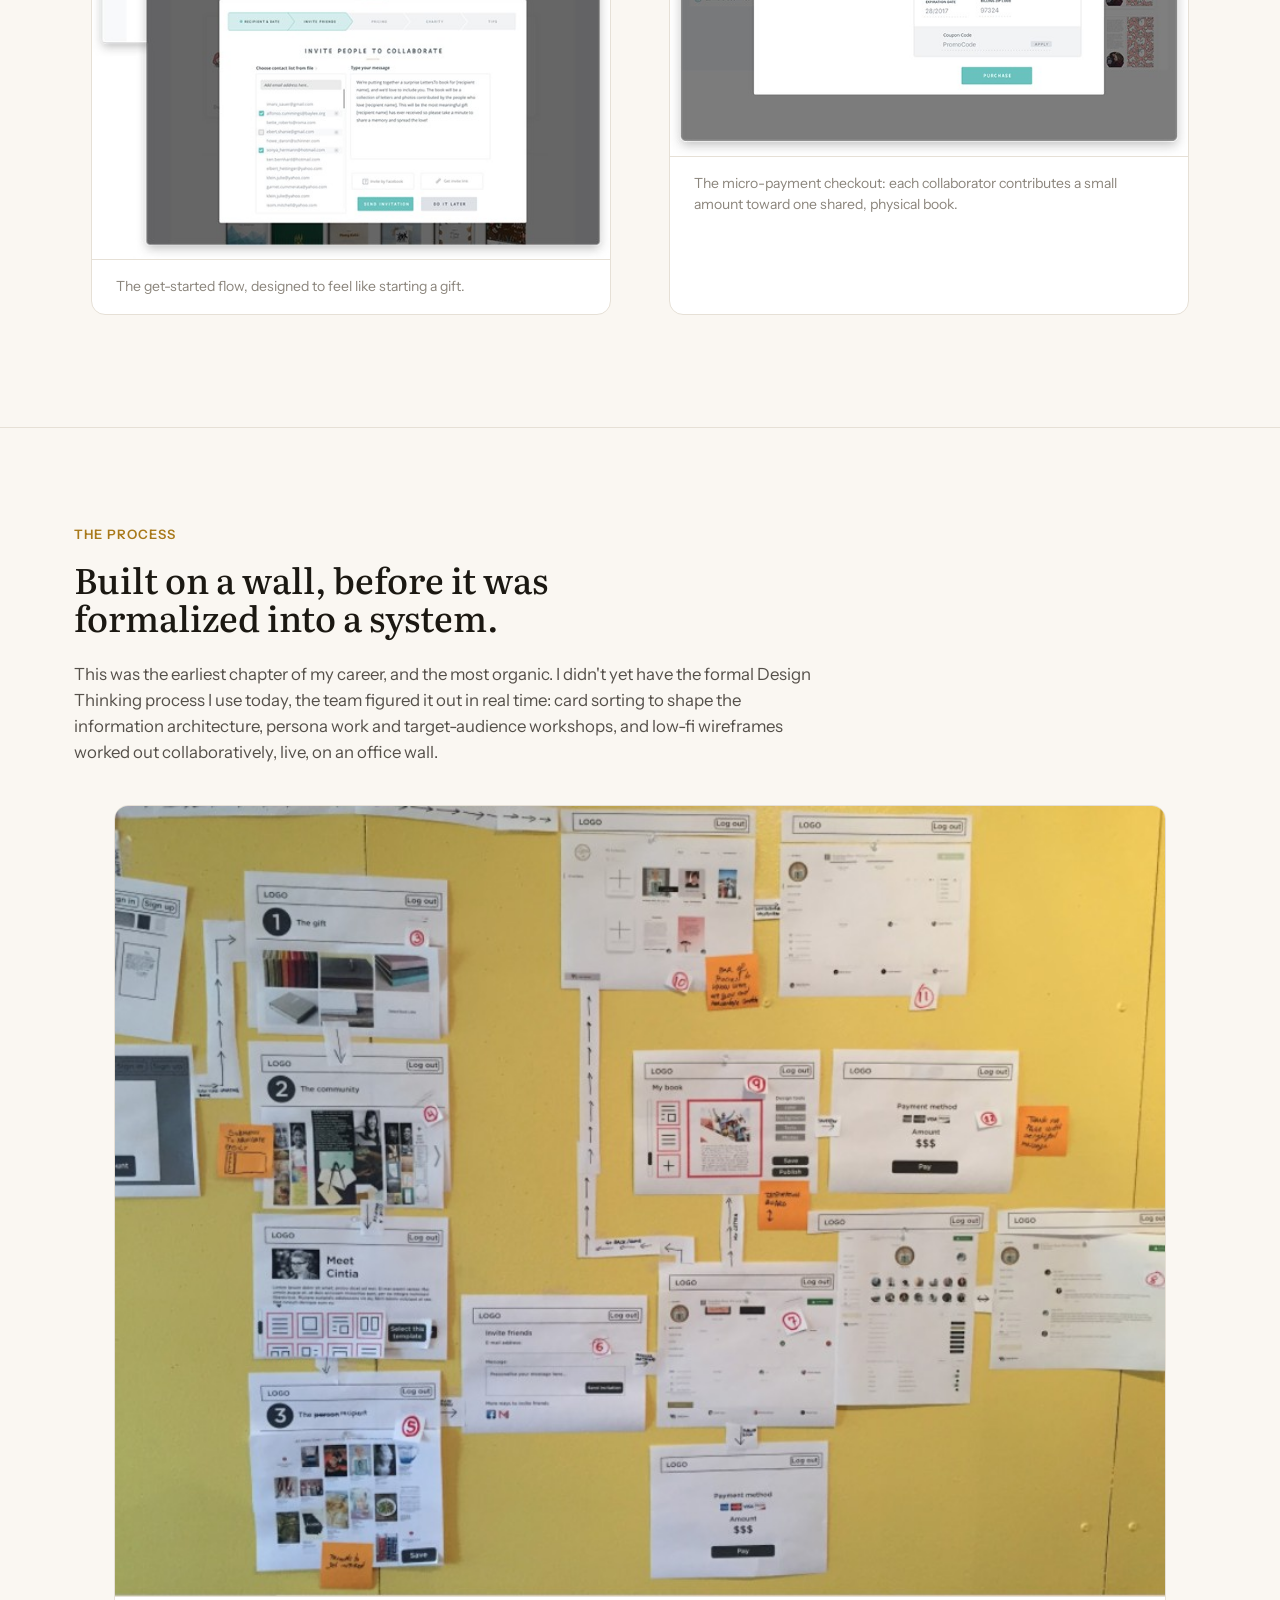
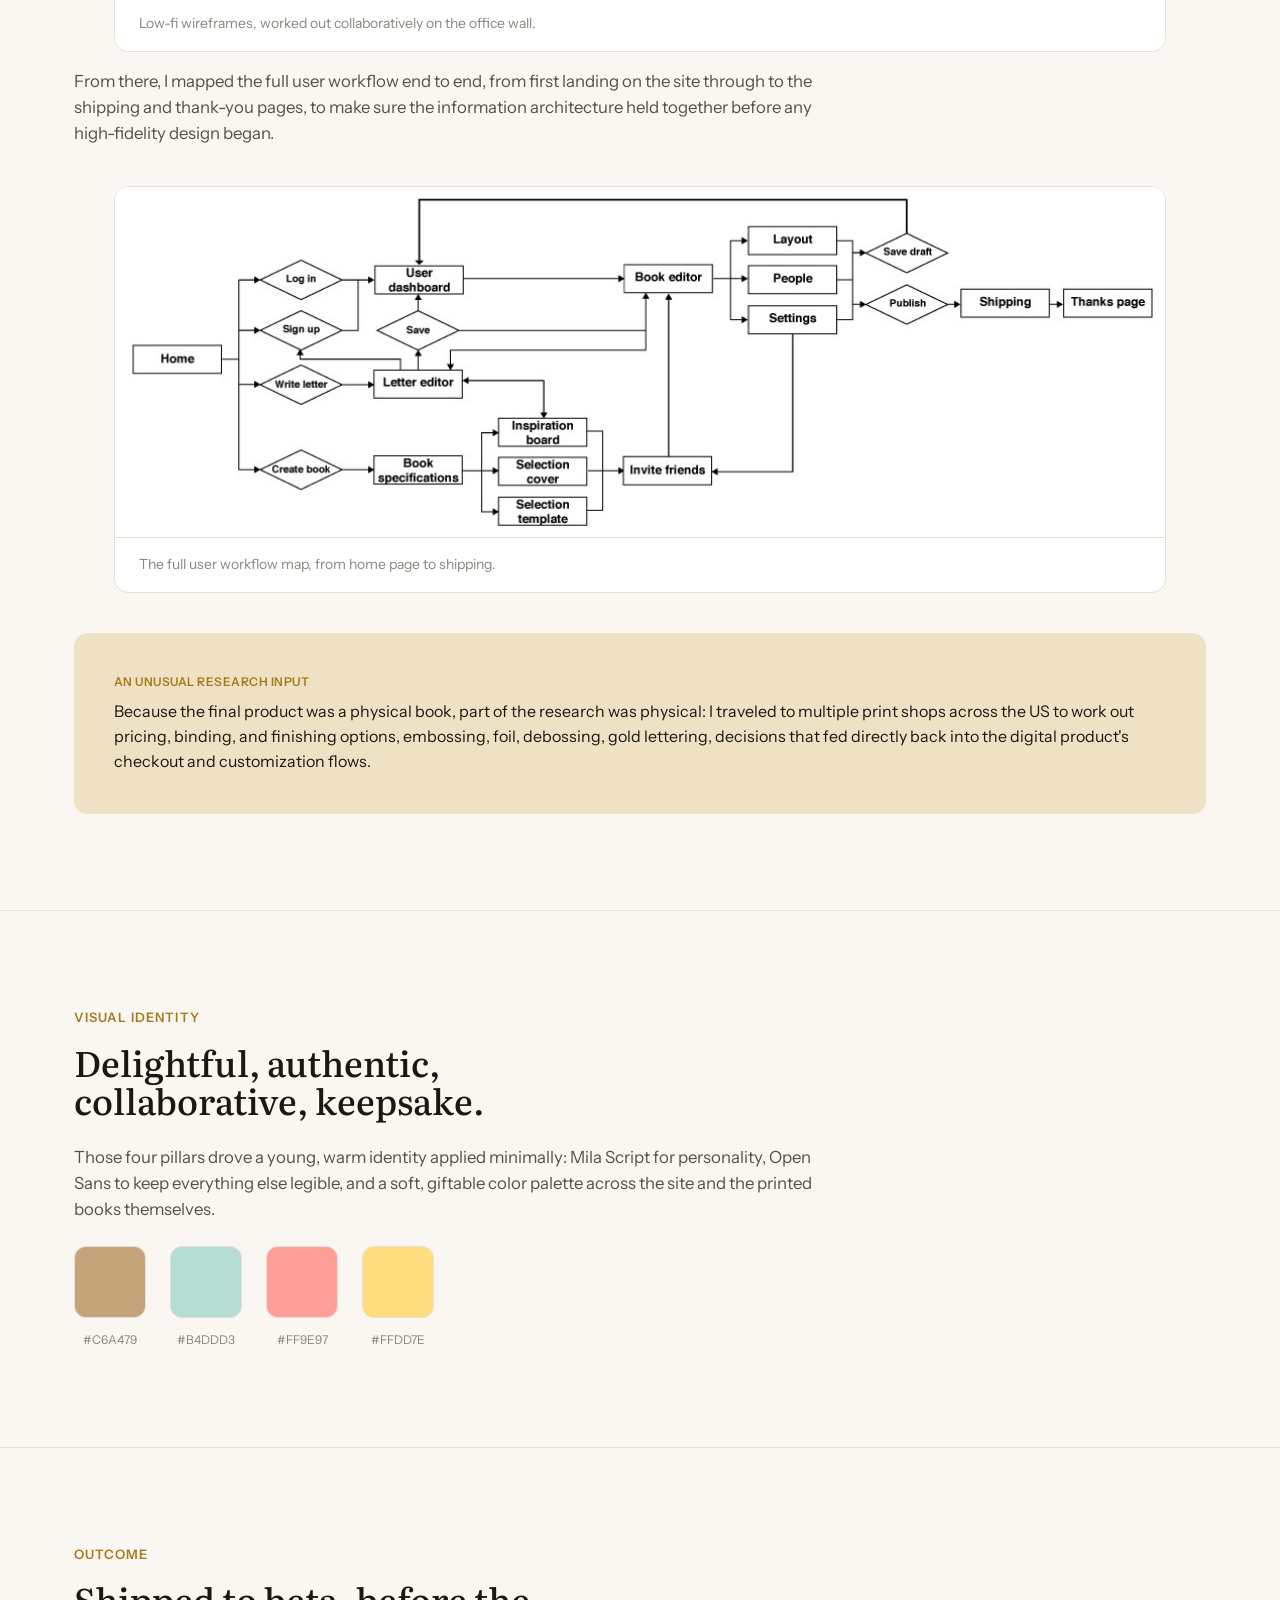
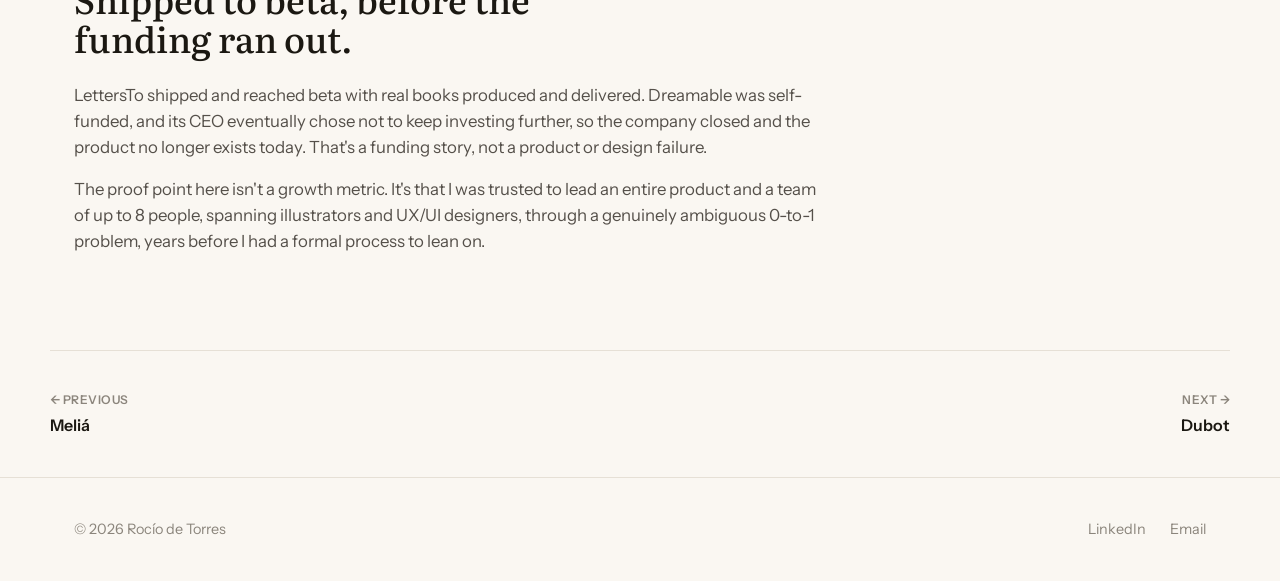
<file: work/lettersto.html>
<!DOCTYPE html>
<html lang="en">
<head>
<meta charset="UTF-8">
<meta name="viewport" content="width=device-width, initial-scale=1.0">
<title>LettersTo Case Study · Rocío de Torres</title>
<meta name="description" content="Hired directly by a startup CEO and relocated to San Francisco to lead a team of up to 8 building a physical and digital product from nothing.">
<meta property="og:title" content="LettersTo Case Study · Rocío de Torres">
<meta property="og:description" content="Hired directly by a startup CEO and relocated to San Francisco to lead a team of up to 8 building a physical and digital product from nothing.">
<meta property="og:type" content="article">
<meta property="og:url" content="https://detorresdigital.com/work/lettersto.html">
<meta property="og:image" content="https://detorresdigital.com/images/rocio-photo.jpg">
<meta property="og:site_name" content="Rocío de Torres">
<meta name="twitter:card" content="summary">
<meta name="twitter:title" content="LettersTo Case Study · Rocío de Torres">
<meta name="twitter:description" content="Hired directly by a startup CEO and relocated to San Francisco to lead a team of up to 8 building a physical and digital product from nothing.">
<meta name="twitter:image" content="https://detorresdigital.com/images/rocio-photo.jpg">
<link rel="icon" type="image/png" href="../images/mark.png">
<link rel="preconnect" href="https://fonts.googleapis.com">
<link rel="preconnect" href="https://fonts.gstatic.com" crossorigin>
<link href="https://fonts.googleapis.com/css2?family=Literata:ital,opsz,wght@0,7..72,400;0,7..72,500;0,7..72,600;1,7..72,500&family=Instrument+Sans:ital,wght@0,400..700;1,400..700&display=swap" rel="stylesheet">
<link rel="stylesheet" href="../css/style.css">
</head>
<body>

<a class="skip-link" href="#main">Skip to content</a>

<header class="site-header" id="top">
  <div class="wrap header-inner">
    <a class="wordmark" href="../index.html">
      <img class="wordmark-mark" src="../images/mark.png" alt="" width="22" height="22">
      Rocío de Torres
    </a>

    <button class="nav-toggle" id="navToggle" aria-expanded="false" aria-controls="primaryNav" aria-label="Toggle menu">
      <span></span><span></span><span></span>
    </button>

    <nav class="primary-nav" id="primaryNav">
      <a href="../index.html#work">Work</a>
      <a href="../services.html">Services</a>
      <a href="../experience.html">Experience</a>
      <a href="../about.html">About</a>
      <a class="nav-cta" href="../services.html#audit">Get an Audit</a>
    </nav>
  </div>
</header>

<main id="main">

  <!-- ============ CASE STUDY HERO ============ -->
  <section class="cs-hero">
    <div class="wrap">
      <a class="cs-back reveal" href="../index.html#work">&larr; Back to work</a>
      <p class="eyebrow reveal">Case study &middot; 0&rarr;1 startup</p>
      <h1 class="reveal">Leading a physical and digital product, and a team, from nothing.</h1>
      <p class="hero-sub reveal">
        LettersTo was the flagship product of Dreamable, a San Francisco startup: a collaborative book platform where a group writes and designs letters together, and the finished book is professionally printed and shipped. I was hired directly by the CEO and relocated to San Francisco to lead the design of the entire product, digital and physical, from a standing start.
      </p>

      <div class="cs-facts reveal">
        <div>
          <span class="cs-fact-label">Role</span>
          <span class="cs-fact-value">Lead Designer, hired directly by the CEO</span>
        </div>
        <div>
          <span class="cs-fact-label">Team</span>
          <span class="cs-fact-value">Led 3&ndash;8 people: illustrators &amp; UX/UI designers</span>
        </div>
        <div>
          <span class="cs-fact-label">Timeline</span>
          <span class="cs-fact-value">2016&ndash;2017</span>
        </div>
        <div>
          <span class="cs-fact-label">Status</span>
          <span class="cs-fact-value">Shipped to beta, later discontinued</span>
        </div>
      </div>
    </div>
  </section>

  <!-- ============ THE PRODUCT ============ -->
  <section class="section cs-section problem">
    <div class="wrap">
      <p class="eyebrow reveal">The product</p>
      <h2 class="reveal">Three roles, one book, and a hard design problem underneath it.</h2>
      <div class="cs-body">
        <p class="reveal">
          LettersTo let a producer organize a collaborative book for someone, invite collaborators to each write and design a letter or page, and have the finished book professionally printed, bound, and shipped, sewn, with embossing, foil, or gold-lettering finishing options. Each collaborator paid a small amount toward the book, spreading the cost across the group.
        </p>
        <p class="reveal">
          The hardest design problem wasn't any single screen, it was that one experience had to work for a huge demographic range in a single flow, from children to seniors, and had to feel like a delightful gift.
        </p>
      </div>

      <div class="cs-shot-grid">
        <figure class="cs-shot cs-shot--medium reveal">
          <img src="../images/lettersto/get_started.jpg" alt="LettersTo get-started flow: choosing a recipient, inviting collaborators, and typing an invitation message." loading="lazy">
          <figcaption class="cs-shot-caption">The get-started flow, designed to feel like starting a gift.</figcaption>
        </figure>
        <figure class="cs-shot cs-shot--medium reveal">
          <img src="../images/lettersto/checkout.jpg" alt="LettersTo checkout screen showing a collaborator's small micro-payment contribution toward the finished book, with a preview of the physical book design." loading="lazy">
          <figcaption class="cs-shot-caption">The micro-payment checkout: each collaborator contributes a small amount toward one shared, physical book.</figcaption>
        </figure>
      </div>
    </div>
  </section>

  <!-- ============ THE PROCESS ============ -->
  <section class="section cs-section">
    <div class="wrap">
      <p class="eyebrow reveal">The process</p>
      <h2 class="reveal">Built on a wall, before it was formalized into a system.</h2>
      <div class="cs-body">
        <p class="reveal">
          This was the earliest chapter of my career, and the most organic. I didn't yet have the formal Design Thinking process I use today, the team figured it out in real time: card sorting to shape the information architecture, persona work and target-audience workshops, and low-fi wireframes worked out collaboratively, live, on an office wall.
        </p>
      </div>

      <figure class="cs-shot reveal">
        <img src="../images/lettersto/lo-fi.jpg" alt="Photograph of low-fidelity wireframes for LettersTo, printed and arranged on an office wall with hand-written annotations connecting each screen." loading="lazy">
        <figcaption class="cs-shot-caption">Low-fi wireframes, worked out collaboratively on the office wall.</figcaption>
      </figure>

      <div class="cs-body">
        <p class="reveal">
          From there, I mapped the full user workflow end to end, from first landing on the site through to the shipping and thank-you pages, to make sure the information architecture held together before any high-fidelity design began.
        </p>
      </div>

      <figure class="cs-shot reveal">
        <img src="../images/lettersto/map.jpg" alt="Full user workflow diagram for LettersTo, mapping every path from home page through login, book creation, the editor, and publishing to shipping." loading="lazy">
        <figcaption class="cs-shot-caption">The full user workflow map, from home page to shipping.</figcaption>
      </figure>

      <div class="cs-callout reveal">
        <span class="cs-callout-label">An unusual research input</span>
        <p>Because the final product was a physical book, part of the research was physical: I traveled to multiple print shops across the US to work out pricing, binding, and finishing options, embossing, foil, debossing, gold lettering, decisions that fed directly back into the digital product's checkout and customization flows.</p>
      </div>
    </div>
  </section>

  <!-- ============ VISUAL IDENTITY ============ -->
  <section class="section cs-section">
    <div class="wrap">
      <p class="eyebrow reveal">Visual identity</p>
      <h2 class="reveal">Delightful, authentic, collaborative, keepsake.</h2>
      <div class="cs-body">
        <p class="reveal">
          Those four pillars drove a young, warm identity applied minimally: Mila Script for personality, Open Sans to keep everything else legible, and a soft, giftable color palette across the site and the printed books themselves.
        </p>
      </div>

      <div class="cs-palette reveal">
        <div class="cs-swatch">
          <div class="cs-swatch-color" style="background:#C6A479;"></div>
          <span class="cs-swatch-label">#C6A479</span>
        </div>
        <div class="cs-swatch">
          <div class="cs-swatch-color" style="background:#B4DDD3;"></div>
          <span class="cs-swatch-label">#B4DDD3</span>
        </div>
        <div class="cs-swatch">
          <div class="cs-swatch-color" style="background:#FF9E97;"></div>
          <span class="cs-swatch-label">#FF9E97</span>
        </div>
        <div class="cs-swatch">
          <div class="cs-swatch-color" style="background:#FFDD7E;"></div>
          <span class="cs-swatch-label">#FFDD7E</span>
        </div>
      </div>
    </div>
  </section>

  <!-- ============ OUTCOME ============ -->
  <section class="section cs-section">
    <div class="wrap">
      <p class="eyebrow reveal">Outcome</p>
      <h2 class="reveal">Shipped to beta, before the funding ran out.</h2>
      <div class="cs-body">
        <p class="reveal">
          LettersTo shipped and reached beta with real books produced and delivered. Dreamable was self-funded, and its CEO eventually chose not to keep investing further, so the company closed and the product no longer exists today. That's a funding story, not a product or design failure.
        </p>
        <p class="reveal">
          The proof point here isn't a growth metric. It's that I was trusted to lead an entire product and a team of up to 8 people, spanning illustrators and UX/UI designers, through a genuinely ambiguous 0-to-1 problem, years before I had a formal process to lean on.
        </p>
      </div>
    </div>
  </section>

  <!-- ============ CASE STUDY NAV ============ -->
  <nav class="wrap cs-nav">
    <a class="cs-nav-link" href="melia.html">
      <span class="cs-nav-dir">&larr; Previous</span>
      Meliá
    </a>
    <a class="cs-nav-link cs-nav-link--next" href="dubot.html">
      <span class="cs-nav-dir">Next &rarr;</span>
      Dubot
    </a>
  </nav>

</main>

<footer class="site-footer">
  <div class="wrap footer-inner">
    <p>&copy; <span id="year"></span> Rocío de Torres</p>
    <nav class="footer-links">
      <a href="https://linkedin.com/in/rocío-de-torres-artillo-43a83437" target="_blank" rel="noopener">LinkedIn</a>
      <a href="mailto:hello@detorresdigital.com">Email</a>
    </nav>
  </div>
</footer>

<script src="../js/main.js"></script>
</body>
</html>
</file>
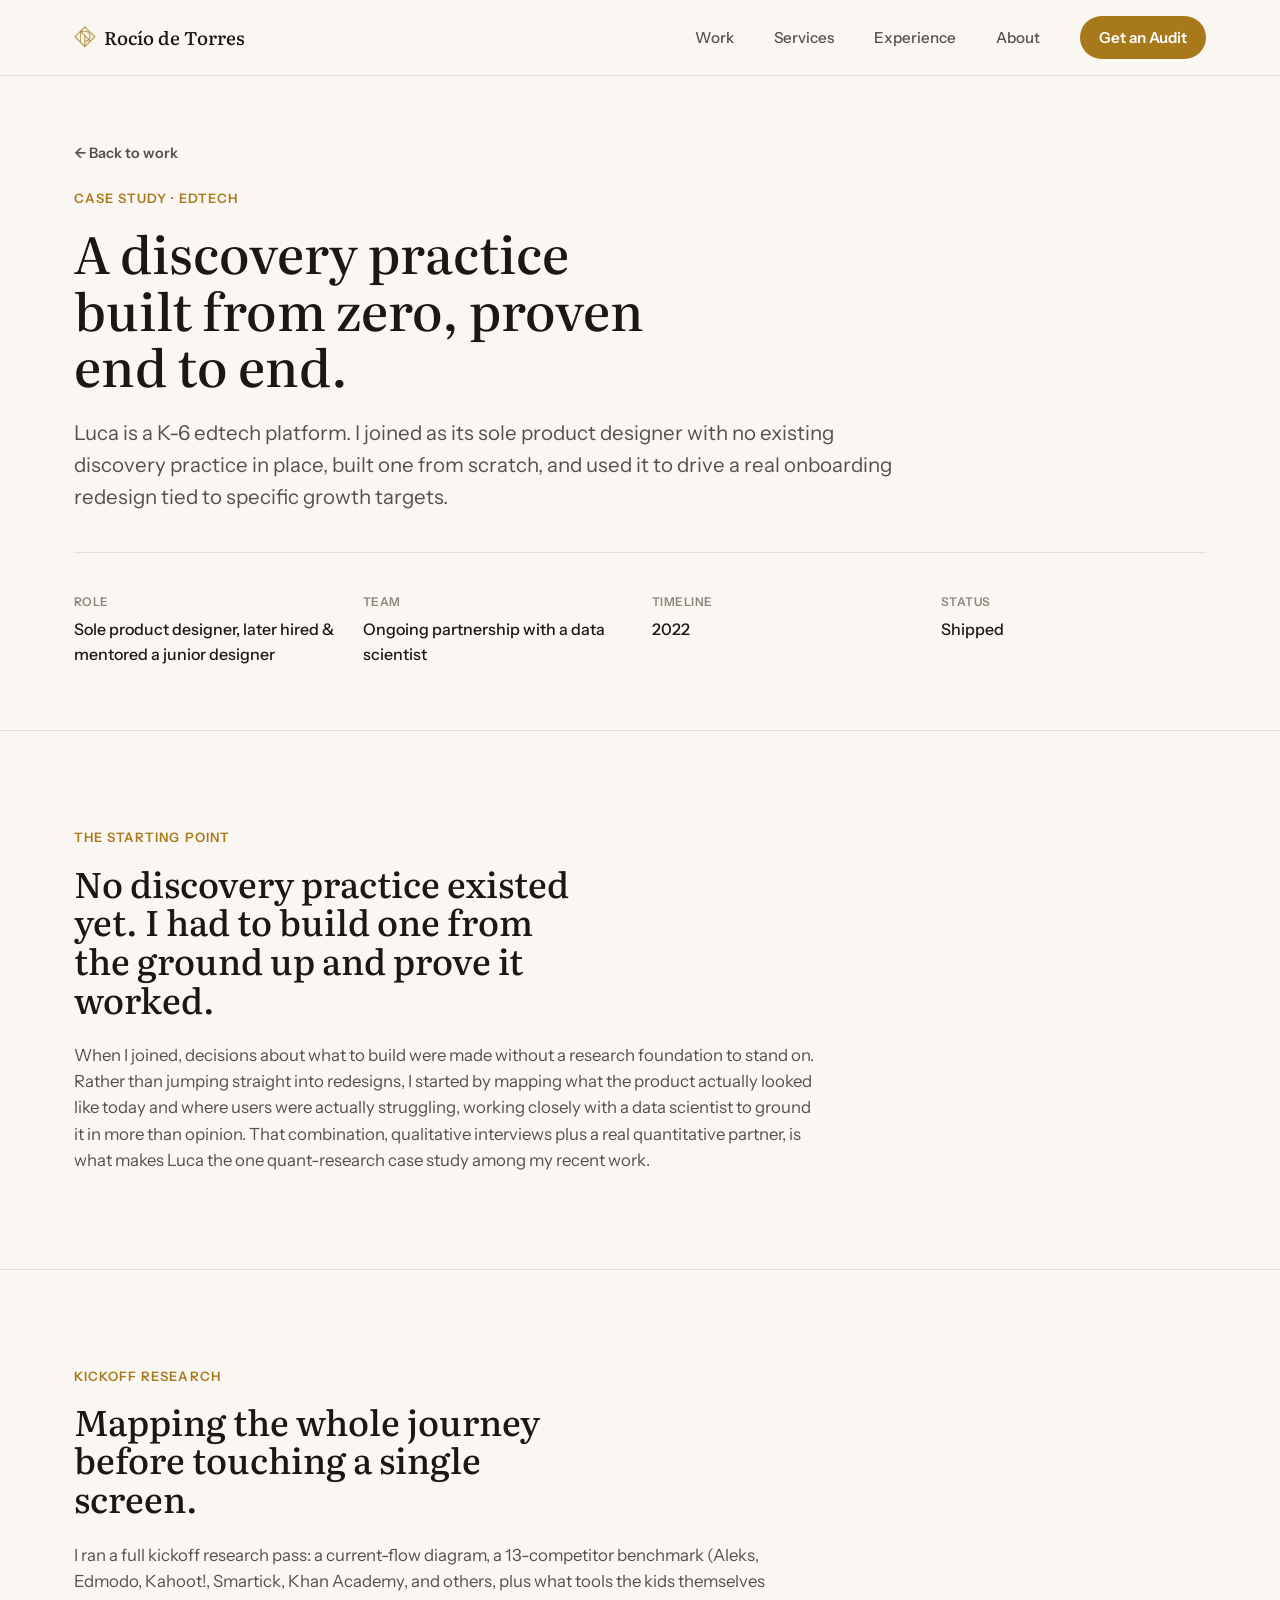
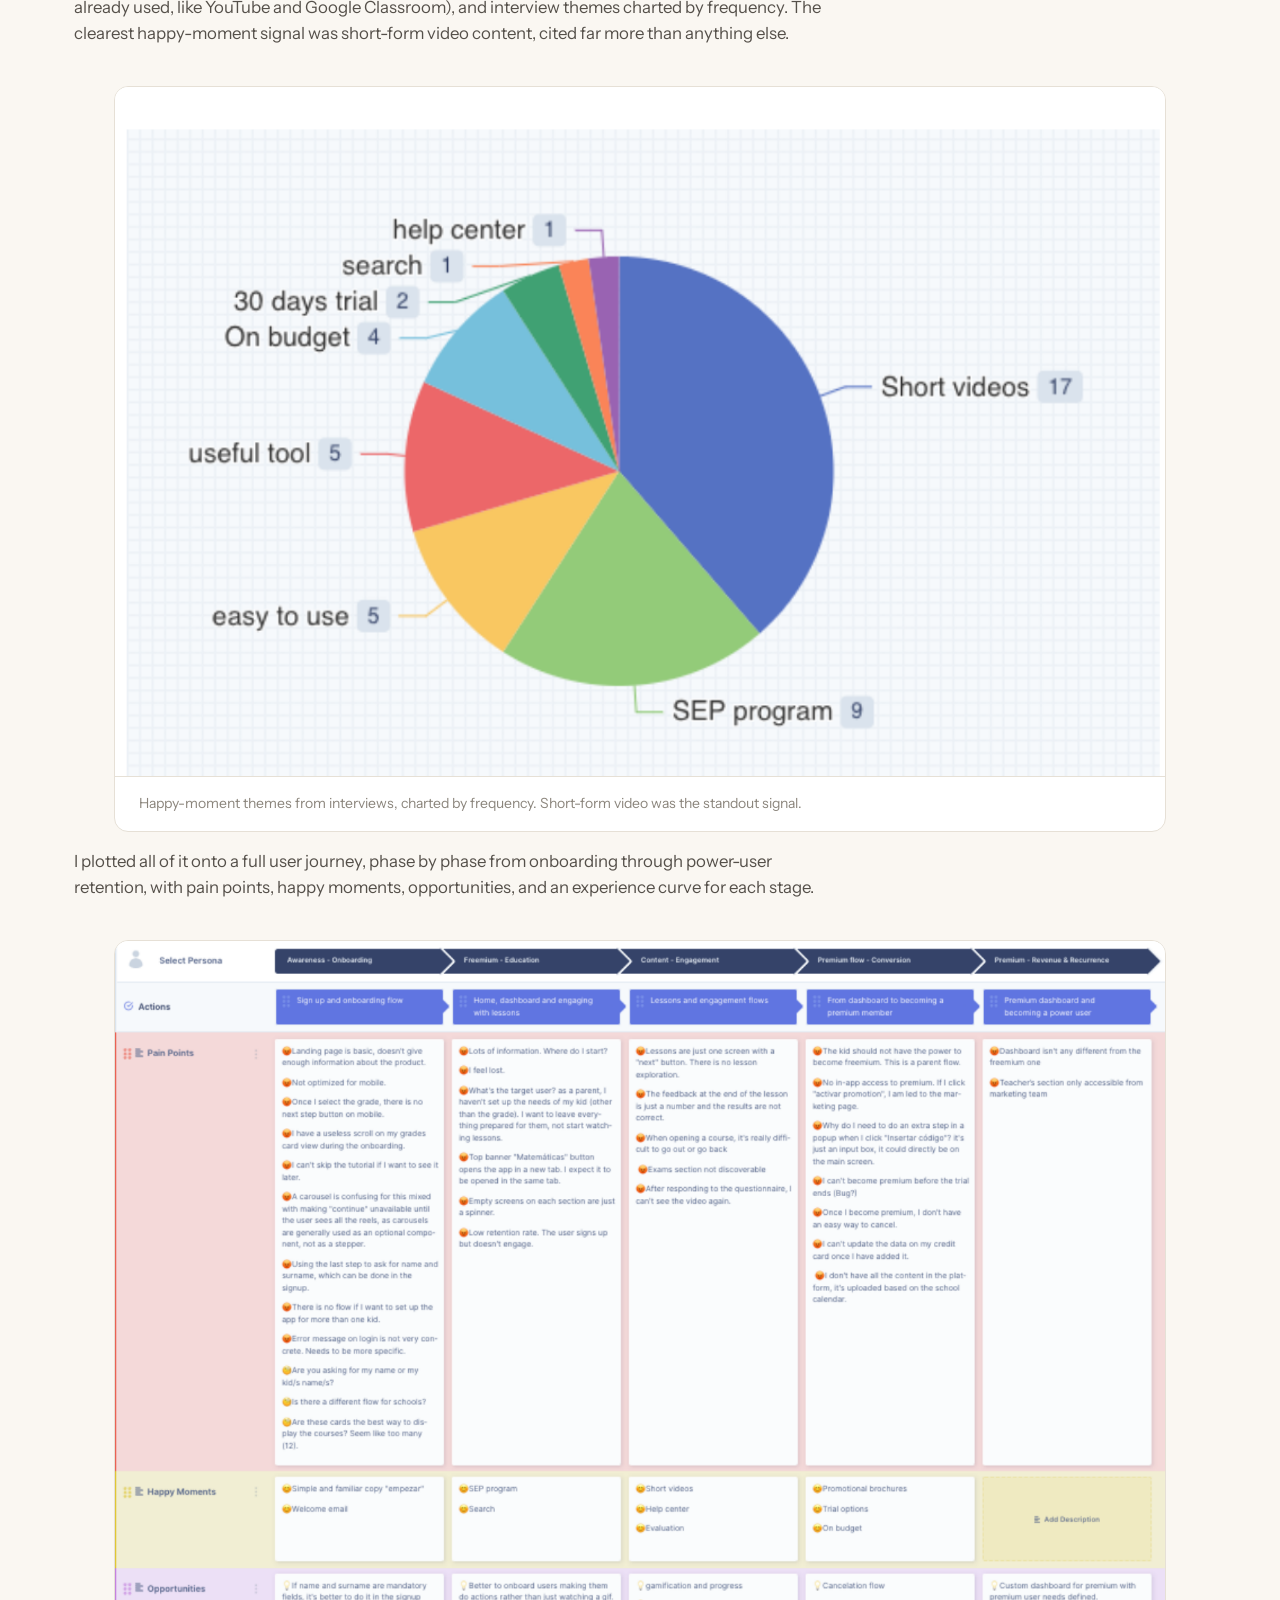
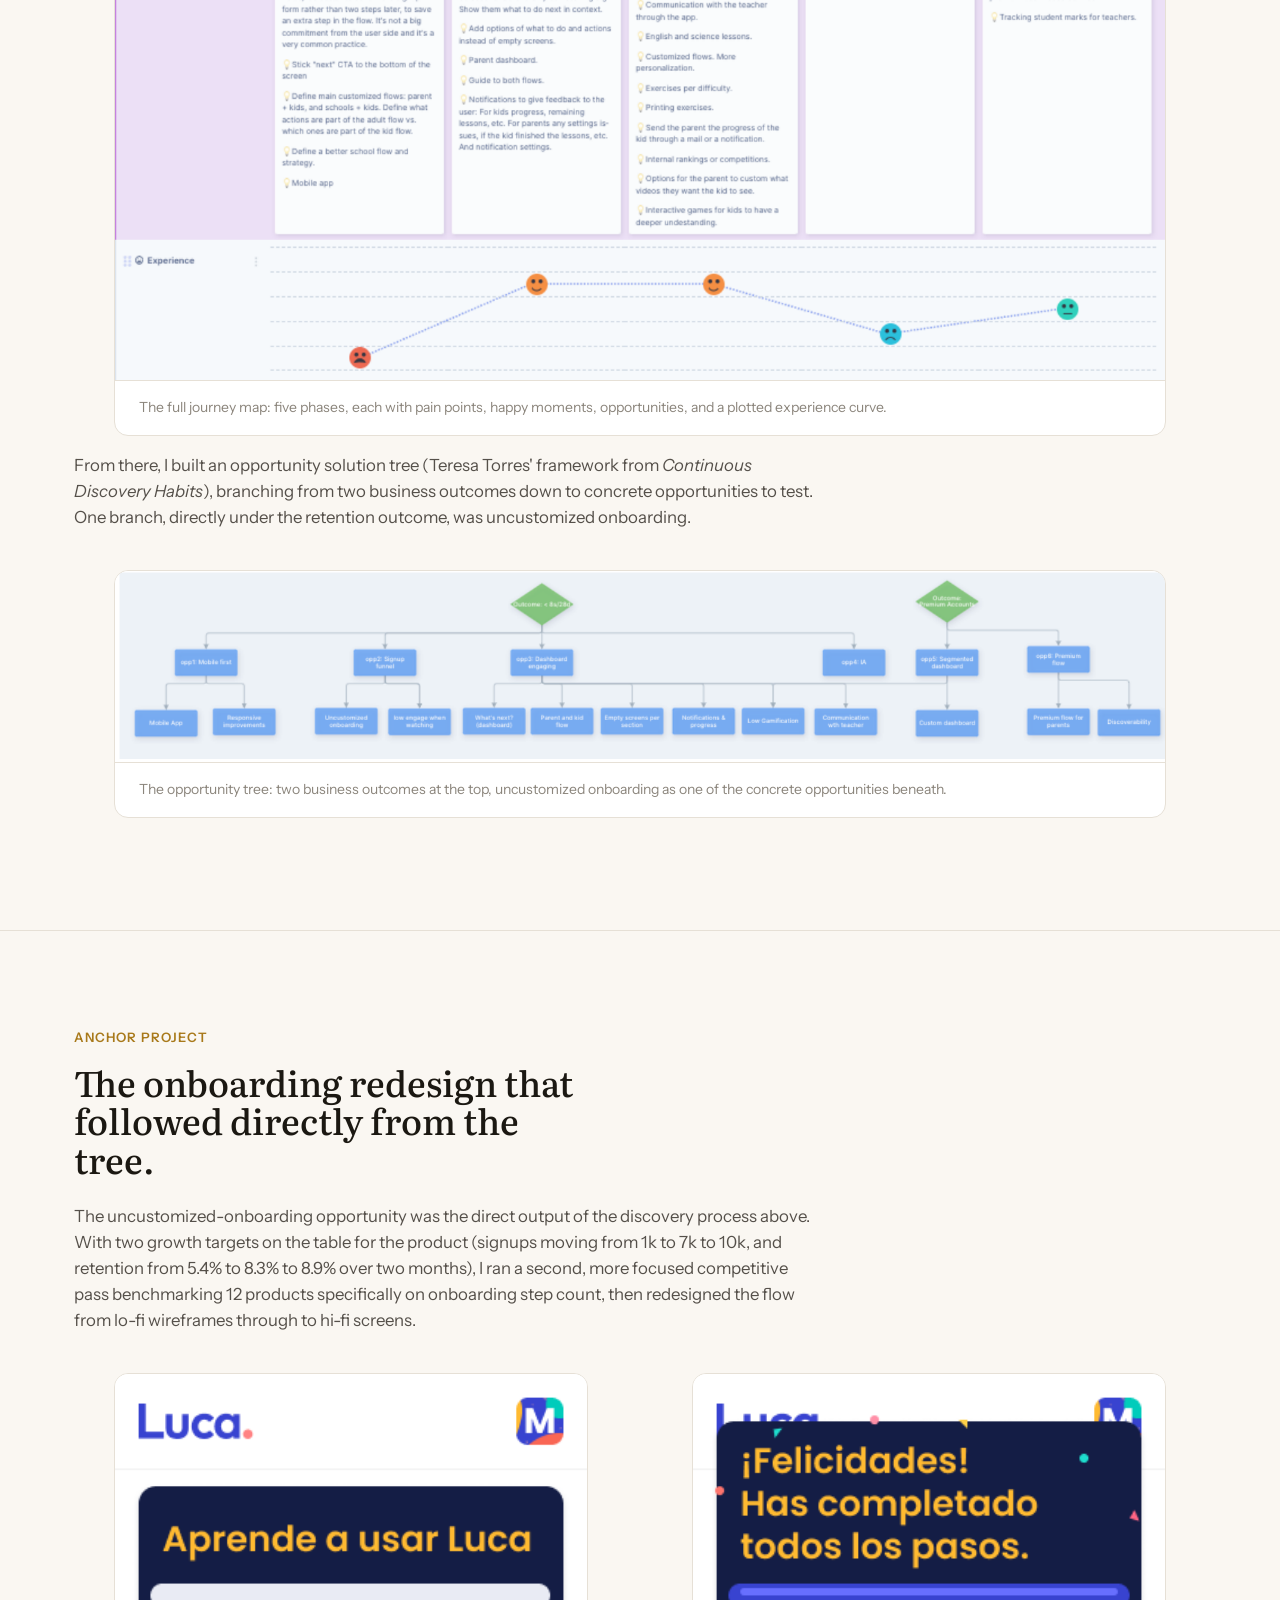
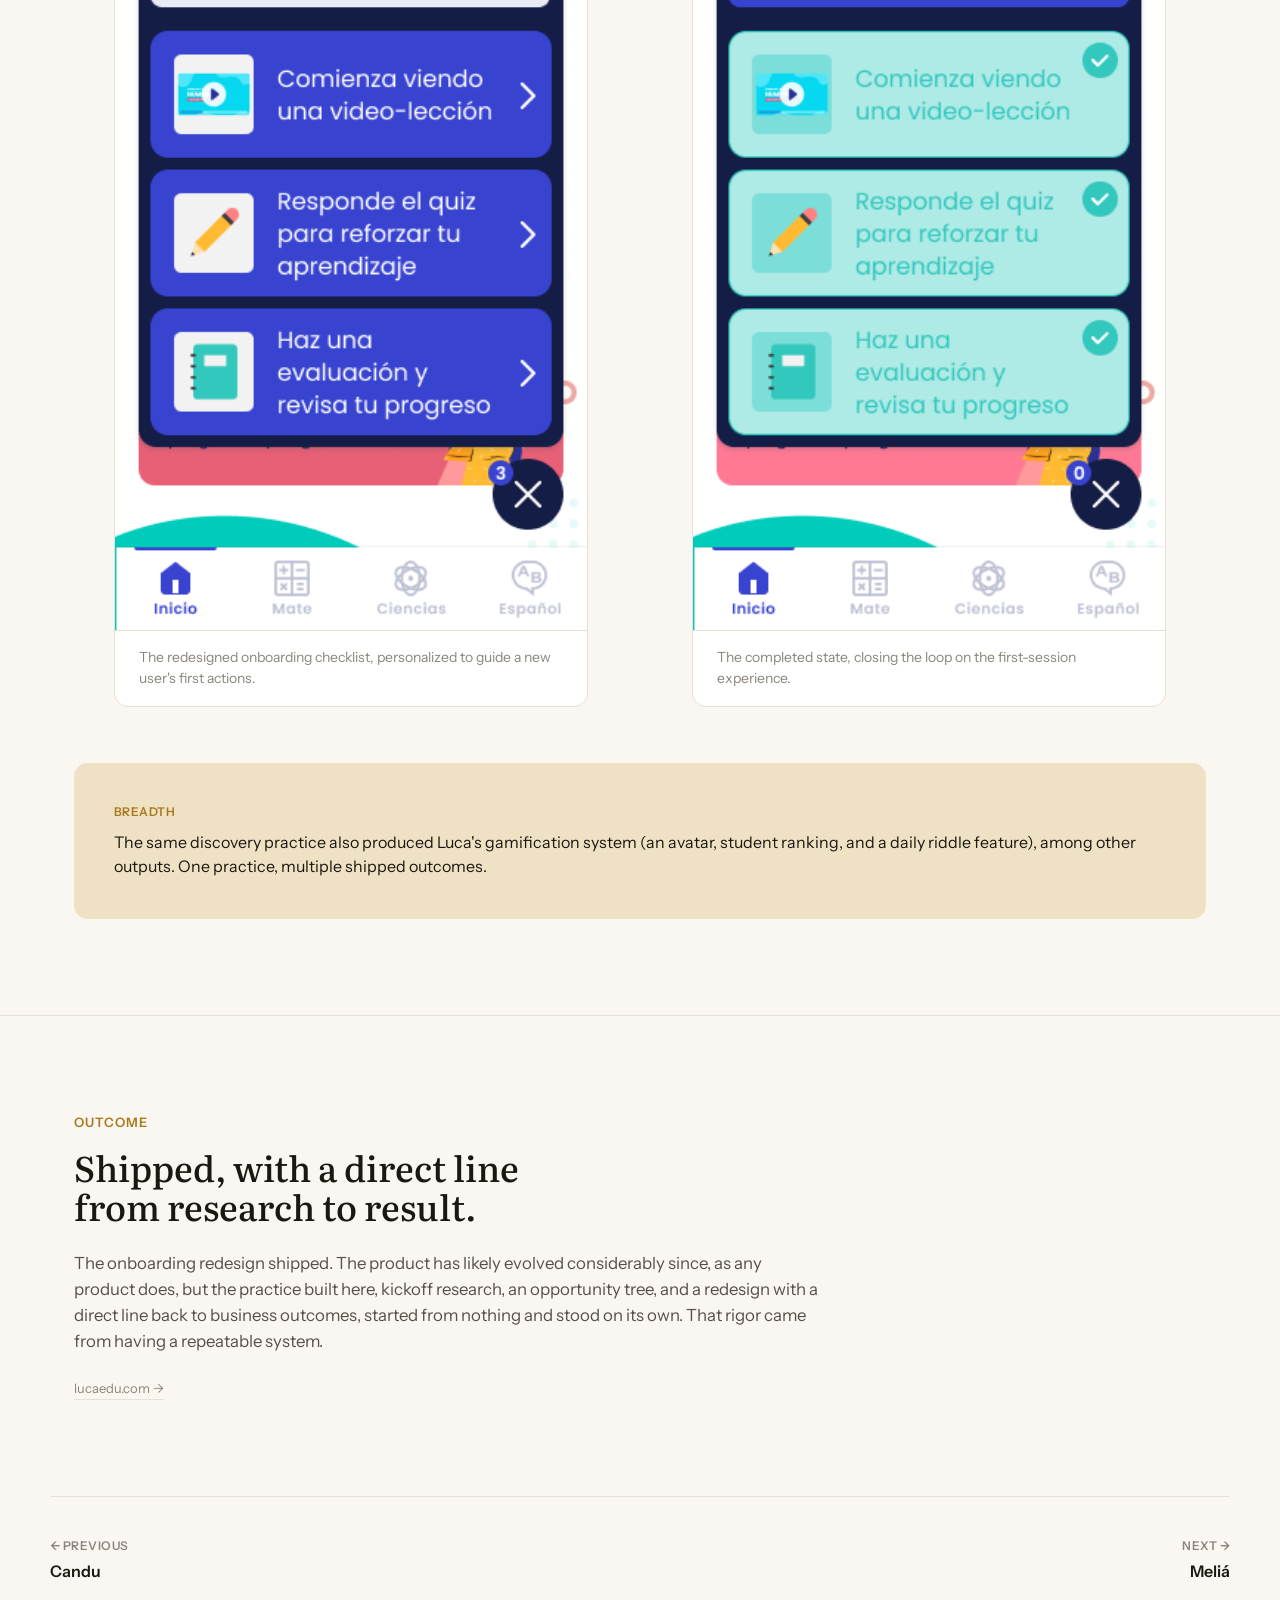
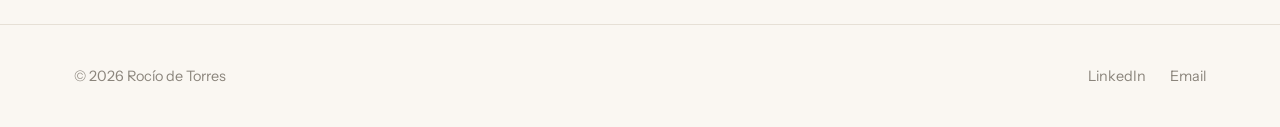
<file: work/luca.html>
<!DOCTYPE html>
<html lang="en">
<head>
<meta charset="UTF-8">
<meta name="viewport" content="width=device-width, initial-scale=1.0">
<title>Luca Case Study · Rocío de Torres</title>
<meta name="description" content="Building a discovery practice from zero at an edtech platform: kickoff research, an opportunity tree, and an onboarding redesign tied directly to growth targets.">
<meta property="og:title" content="Luca Case Study · Rocío de Torres">
<meta property="og:description" content="Building a discovery practice from zero at an edtech platform: kickoff research, an opportunity tree, and an onboarding redesign tied directly to growth targets.">
<meta property="og:type" content="article">
<meta property="og:url" content="https://detorresdigital.com/work/luca.html">
<meta property="og:image" content="https://detorresdigital.com/images/rocio-photo.jpg">
<meta property="og:site_name" content="Rocío de Torres">
<meta name="twitter:card" content="summary">
<meta name="twitter:title" content="Luca Case Study · Rocío de Torres">
<meta name="twitter:description" content="Building a discovery practice from zero at an edtech platform: kickoff research, an opportunity tree, and an onboarding redesign tied directly to growth targets.">
<meta name="twitter:image" content="https://detorresdigital.com/images/rocio-photo.jpg">
<link rel="icon" type="image/png" href="../images/mark.png">
<link rel="preconnect" href="https://fonts.googleapis.com">
<link rel="preconnect" href="https://fonts.gstatic.com" crossorigin>
<link href="https://fonts.googleapis.com/css2?family=Literata:ital,opsz,wght@0,7..72,400;0,7..72,500;0,7..72,600;1,7..72,500&family=Instrument+Sans:ital,wght@0,400..700;1,400..700&display=swap" rel="stylesheet">
<link rel="stylesheet" href="../css/style.css">
</head>
<body>

<a class="skip-link" href="#main">Skip to content</a>

<header class="site-header" id="top">
  <div class="wrap header-inner">
    <a class="wordmark" href="../index.html">
      <img class="wordmark-mark" src="../images/mark.png" alt="" width="22" height="22">
      Rocío de Torres
    </a>

    <button class="nav-toggle" id="navToggle" aria-expanded="false" aria-controls="primaryNav" aria-label="Toggle menu">
      <span></span><span></span><span></span>
    </button>

    <nav class="primary-nav" id="primaryNav">
      <a href="../index.html#work">Work</a>
      <a href="../services.html">Services</a>
      <a href="../experience.html">Experience</a>
      <a href="../about.html">About</a>
      <a class="nav-cta" href="../services.html#audit">Get an Audit</a>
    </nav>
  </div>
</header>

<main id="main">

  <!-- ============ CASE STUDY HERO ============ -->
  <section class="cs-hero">
    <div class="wrap">
      <a class="cs-back reveal" href="../index.html#work">&larr; Back to work</a>
      <p class="eyebrow reveal">Case study &middot; Edtech</p>
      <h1 class="reveal">A discovery practice built from zero, proven end to end.</h1>
      <p class="hero-sub reveal">
        Luca is a K-6 edtech platform. I joined as its sole product designer with no existing discovery practice in place, built one from scratch, and used it to drive a real onboarding redesign tied to specific growth targets.
      </p>

      <div class="cs-facts reveal">
        <div>
          <span class="cs-fact-label">Role</span>
          <span class="cs-fact-value">Sole product designer, later hired &amp; mentored a junior designer</span>
        </div>
        <div>
          <span class="cs-fact-label">Team</span>
          <span class="cs-fact-value">Ongoing partnership with a data scientist</span>
        </div>
        <div>
          <span class="cs-fact-label">Timeline</span>
          <span class="cs-fact-value">2022</span>
        </div>
        <div>
          <span class="cs-fact-label">Status</span>
          <span class="cs-fact-value">Shipped</span>
        </div>
      </div>

    </div>
  </section>

  <!-- ============ THE PROBLEM ============ -->
  <section class="section cs-section problem">
    <div class="wrap">
      <p class="eyebrow reveal">The starting point</p>
      <h2 class="reveal">No discovery practice existed yet. I had to build one from the ground up and prove it worked.</h2>
      <div class="cs-body">
        <p class="reveal">
          When I joined, decisions about what to build were made without a research foundation to stand on. Rather than jumping straight into redesigns, I started by mapping what the product actually looked like today and where users were actually struggling, working closely with a data scientist to ground it in more than opinion. That combination, qualitative interviews plus a real quantitative partner, is what makes Luca the one quant-research case study among my recent work.
        </p>
      </div>
    </div>
  </section>

  <!-- ============ KICKOFF RESEARCH ============ -->
  <section class="section cs-section">
    <div class="wrap">
      <p class="eyebrow reveal">Kickoff research</p>
      <h2 class="reveal">Mapping the whole journey before touching a single screen.</h2>
      <div class="cs-body">
        <p class="reveal">
          I ran a full kickoff research pass: a current-flow diagram, a 13-competitor benchmark (Aleks, Edmodo, Kahoot!, Smartick, Khan Academy, and others, plus what tools the kids themselves already used, like YouTube and Google Classroom), and interview themes charted by frequency. The clearest happy-moment signal was short-form video content, cited far more than anything else.
        </p>
      </div>

      <figure class="cs-shot reveal">
        <img src="../images/luca/happy-moments.png" alt="Pie chart of happy-moment themes from user interviews: short videos cited 17 times, SEP program 9, easy to use and useful tool 5 each." loading="lazy">
        <figcaption class="cs-shot-caption">Happy-moment themes from interviews, charted by frequency. Short-form video was the standout signal.</figcaption>
      </figure>

      <div class="cs-body">
        <p class="reveal">
          I plotted all of it onto a full user journey, phase by phase from onboarding through power-user retention, with pain points, happy moments, opportunities, and an experience curve for each stage.
        </p>
      </div>

      <figure class="cs-shot reveal">
        <img src="../images/luca/journey-map.png" alt="Full user journey map across five phases: Awareness/Onboarding, Freemium/Education, Content/Engagement, Premium Conversion, and Premium Revenue, with pain points, happy moments, opportunities, and an experience curve." loading="lazy">
        <figcaption class="cs-shot-caption">The full journey map: five phases, each with pain points, happy moments, opportunities, and a plotted experience curve.</figcaption>
      </figure>

      <div class="cs-body">
        <p class="reveal">
          From there, I built an opportunity solution tree (Teresa Torres' framework from <em>Continuous Discovery Habits</em>), branching from two business outcomes down to concrete opportunities to test. One branch, directly under the retention outcome, was uncustomized onboarding.
        </p>
      </div>

      <figure class="cs-shot reveal">
        <img src="../images/luca/opportunity-tree.png" alt="Opportunity solution tree branching from two outcomes, retention and premium accounts, down to concrete opportunities including uncustomized onboarding under the signup funnel branch." loading="lazy">
        <figcaption class="cs-shot-caption">The opportunity tree: two business outcomes at the top, uncustomized onboarding as one of the concrete opportunities beneath.</figcaption>
      </figure>
    </div>
  </section>

  <!-- ============ ANCHOR PROJECT ============ -->
  <section class="section cs-section">
    <div class="wrap">
      <p class="eyebrow reveal">Anchor project</p>
      <h2 class="reveal">The onboarding redesign that followed directly from the tree.</h2>
      <div class="cs-body">
        <p class="reveal">
          The uncustomized-onboarding opportunity was the direct output of the discovery process above. With two growth targets on the table for the product (signups moving from 1k to 7k to 10k, and retention from 5.4% to 8.3% to 8.9% over two months), I ran a second, more focused competitive pass benchmarking 12 products specifically on onboarding step count, then redesigned the flow from lo-fi wireframes through to hi-fi screens.
        </p>
      </div>

      <div class="cs-shot-grid">
        <figure class="cs-shot reveal">
          <img src="../images/luca/onboarding-checklist.png" alt="Redesigned Luca onboarding checklist screen, guiding a new user through a video lesson, a quiz, and an evaluation." loading="lazy">
          <figcaption class="cs-shot-caption">The redesigned onboarding checklist, personalized to guide a new user's first actions.</figcaption>
        </figure>
        <figure class="cs-shot reveal">
          <img src="../images/luca/onboarding-completed.png" alt="Onboarding checklist screen showing all steps completed." loading="lazy">
          <figcaption class="cs-shot-caption">The completed state, closing the loop on the first-session experience.</figcaption>
        </figure>
      </div>

      <div class="cs-callout reveal">
        <span class="cs-callout-label">Breadth</span>
        <p>The same discovery practice also produced Luca's gamification system (an avatar, student ranking, and a daily riddle feature), among other outputs. One practice, multiple shipped outcomes.</p>
      </div>
    </div>
  </section>

  <!-- ============ OUTCOME ============ -->
  <section class="section cs-section">
    <div class="wrap">
      <p class="eyebrow reveal">Outcome</p>
      <h2 class="reveal">Shipped, with a direct line from research to result.</h2>
      <div class="cs-body">
        <p class="reveal">
          The onboarding redesign shipped. The product has likely evolved considerably since, as any product does, but the practice built here, kickoff research, an opportunity tree, and a redesign with a direct line back to business outcomes, started from nothing and stood on its own. That rigor came from having a repeatable system.
        </p>
        <a class="cs-live-link reveal" href="https://lucaedu.com/" target="_blank" rel="noopener">lucaedu.com &rarr;</a>
      </div>
    </div>
  </section>

  <!-- ============ CASE STUDY NAV ============ -->
  <nav class="wrap cs-nav">
    <a class="cs-nav-link" href="candu.html">
      <span class="cs-nav-dir">&larr; Previous</span>
      Candu
    </a>
    <a class="cs-nav-link cs-nav-link--next" href="melia.html">
      <span class="cs-nav-dir">Next &rarr;</span>
      Meliá
    </a>
  </nav>

</main>

<footer class="site-footer">
  <div class="wrap footer-inner">
    <p>&copy; <span id="year"></span> Rocío de Torres</p>
    <nav class="footer-links">
      <a href="https://linkedin.com/in/rocío-de-torres-artillo-43a83437" target="_blank" rel="noopener">LinkedIn</a>
      <a href="mailto:hello@detorresdigital.com">Email</a>
    </nav>
  </div>
</footer>

<script src="../js/main.js"></script>
</body>
</html>
</file>
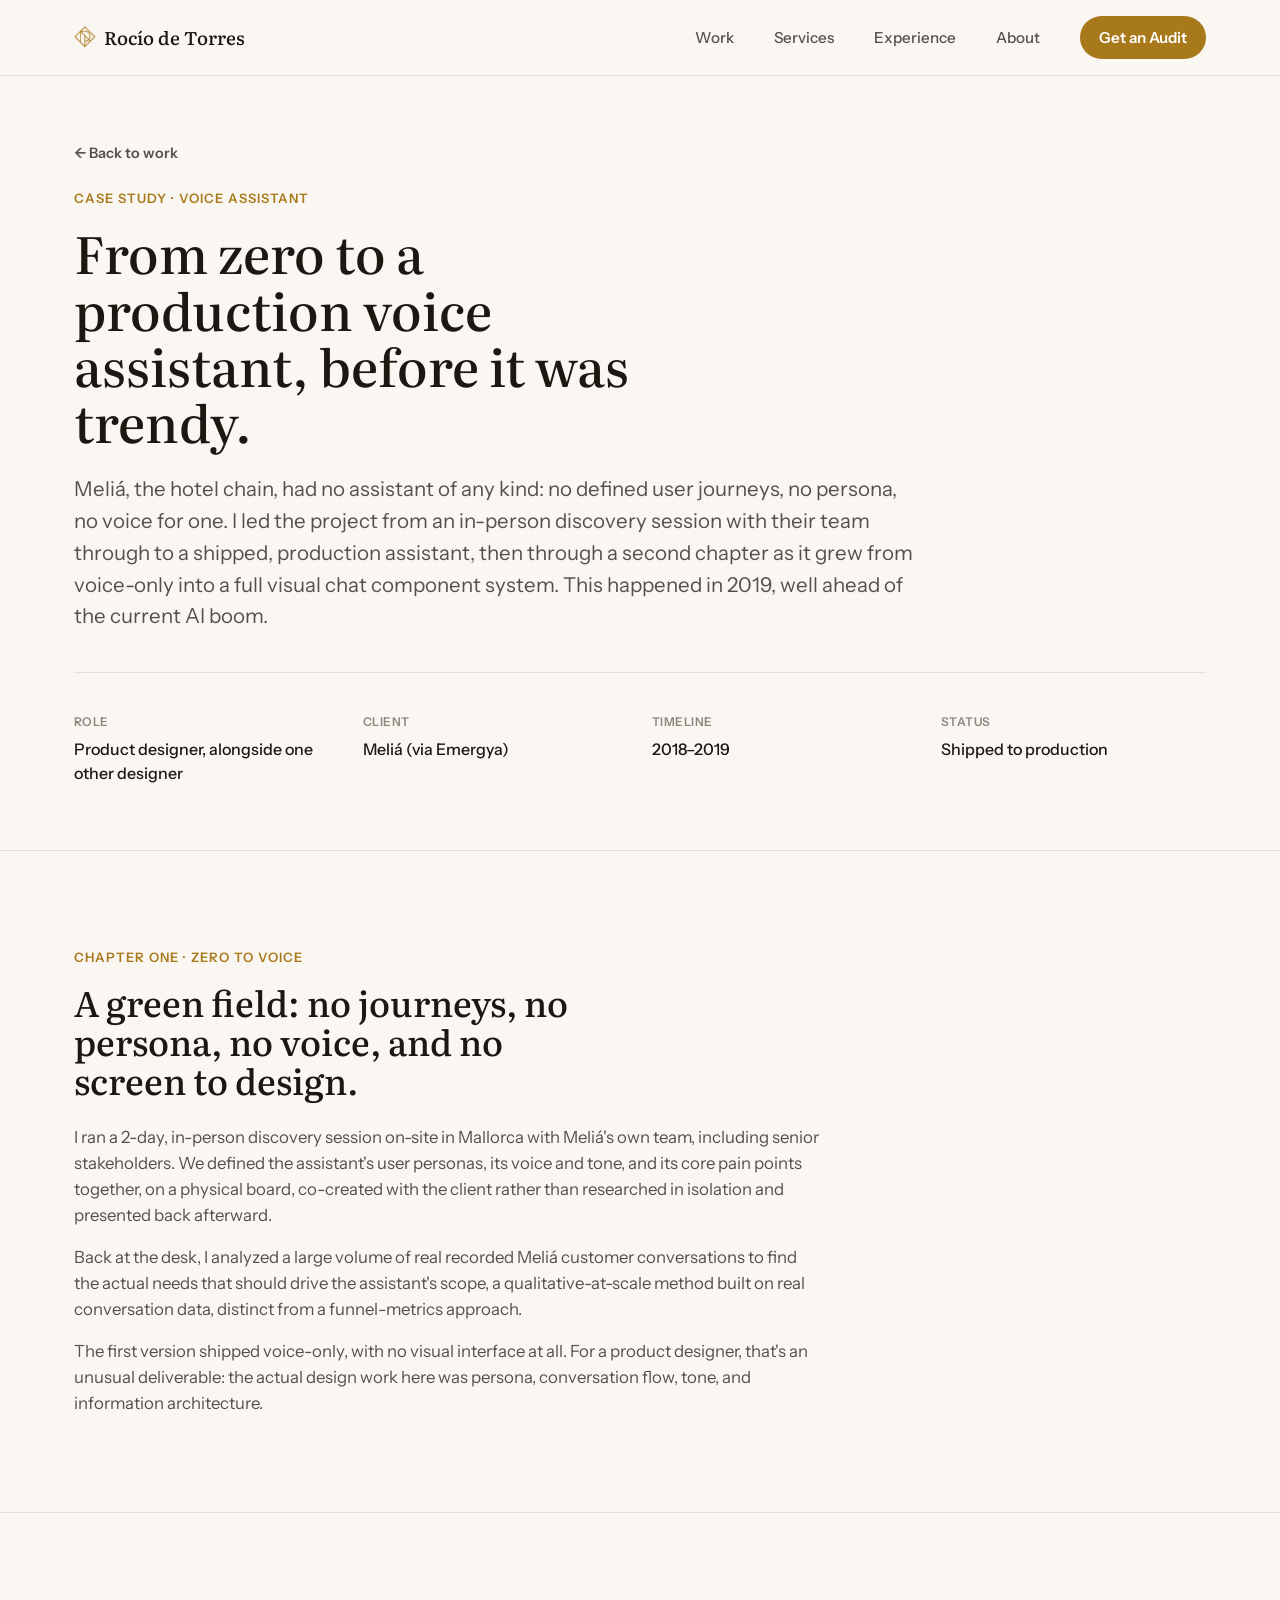
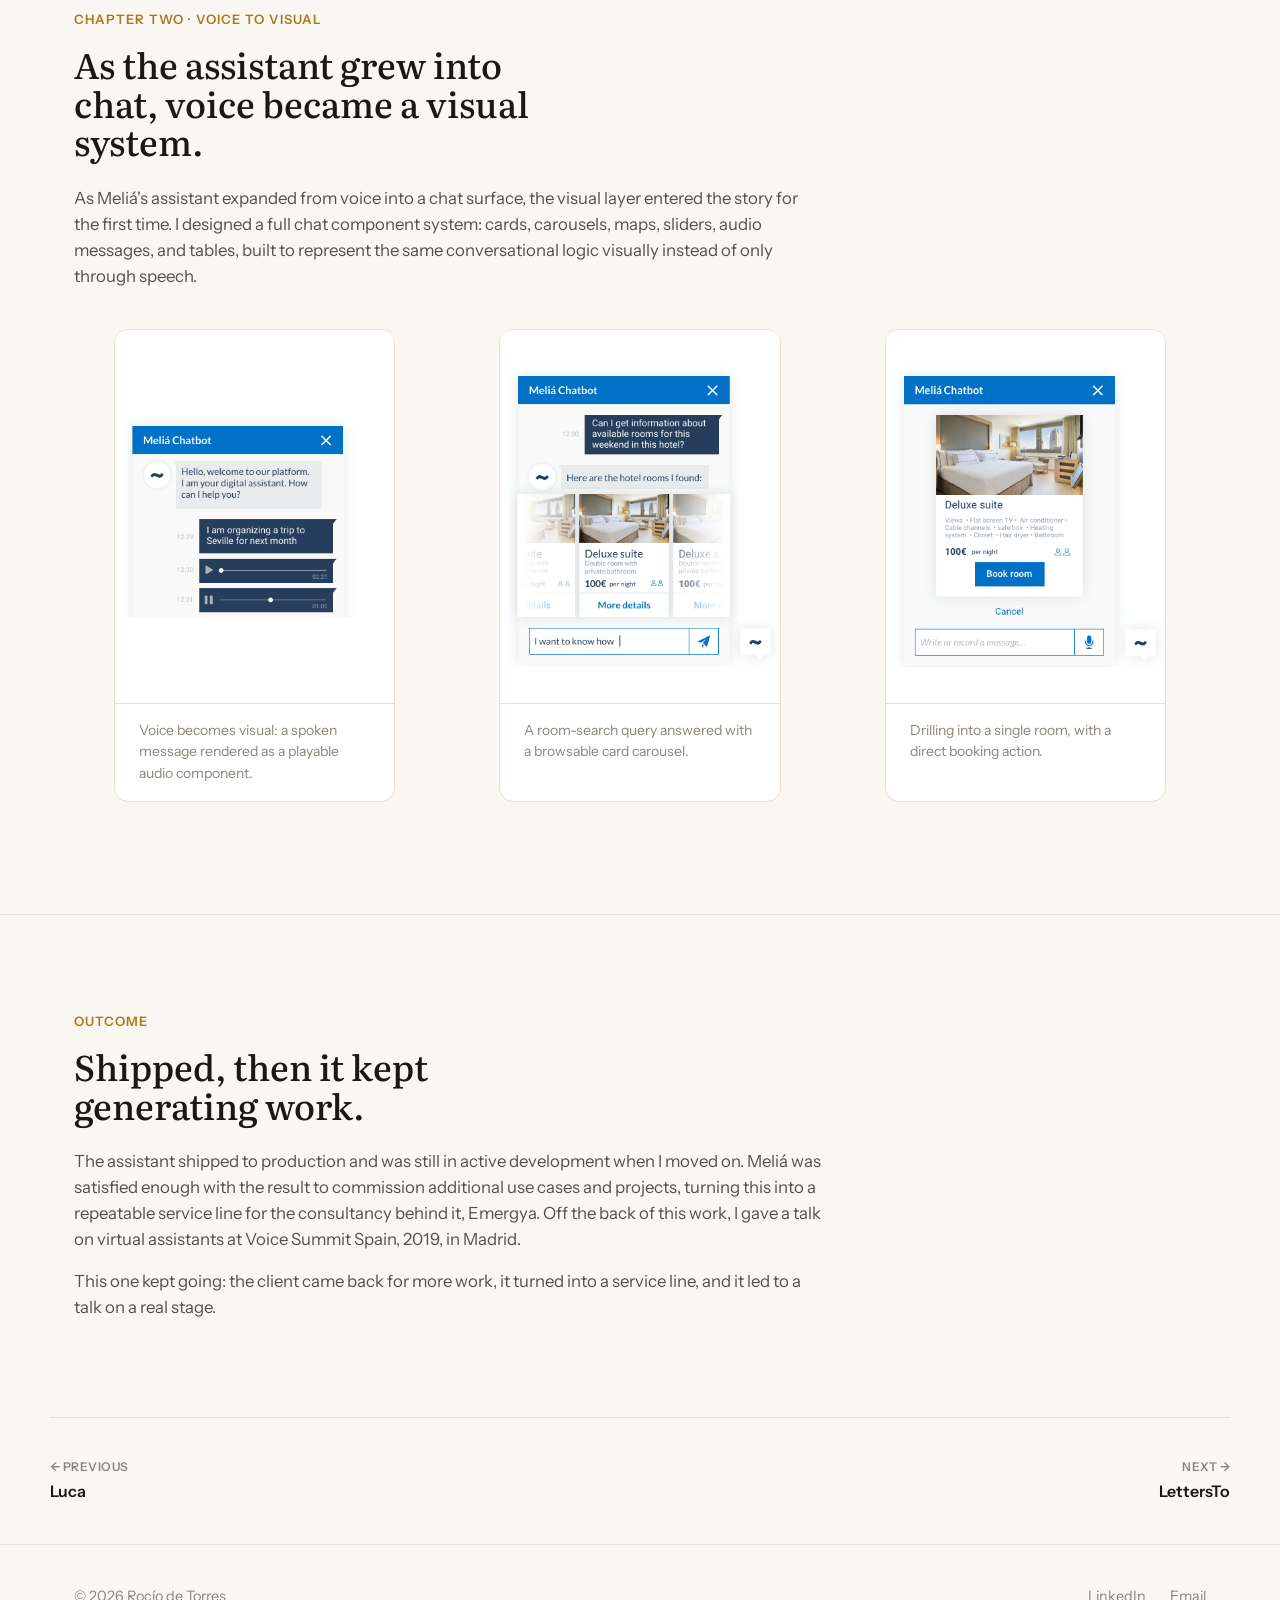
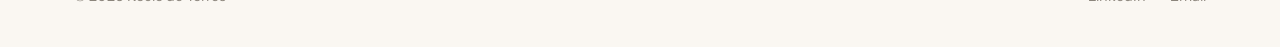
<file: work/melia.html>
<!DOCTYPE html>
<html lang="en">
<head>
<meta charset="UTF-8">
<meta name="viewport" content="width=device-width, initial-scale=1.0">
<title>Meliá Case Study · Rocío de Torres</title>
<meta name="description" content="Taking a hotel chain's voice assistant from zero to production, then from voice to a full visual chat component system, ahead of the current AI boom.">
<meta property="og:title" content="Meliá Case Study · Rocío de Torres">
<meta property="og:description" content="Taking a hotel chain's voice assistant from zero to production, then from voice to a full visual chat component system, ahead of the current AI boom.">
<meta property="og:type" content="article">
<meta property="og:url" content="https://detorresdigital.com/work/melia.html">
<meta property="og:image" content="https://detorresdigital.com/images/rocio-photo.jpg">
<meta property="og:site_name" content="Rocío de Torres">
<meta name="twitter:card" content="summary">
<meta name="twitter:title" content="Meliá Case Study · Rocío de Torres">
<meta name="twitter:description" content="Taking a hotel chain's voice assistant from zero to production, then from voice to a full visual chat component system, ahead of the current AI boom.">
<meta name="twitter:image" content="https://detorresdigital.com/images/rocio-photo.jpg">
<link rel="icon" type="image/png" href="../images/mark.png">
<link rel="preconnect" href="https://fonts.googleapis.com">
<link rel="preconnect" href="https://fonts.gstatic.com" crossorigin>
<link href="https://fonts.googleapis.com/css2?family=Literata:ital,opsz,wght@0,7..72,400;0,7..72,500;0,7..72,600;1,7..72,500&family=Instrument+Sans:ital,wght@0,400..700;1,400..700&display=swap" rel="stylesheet">
<link rel="stylesheet" href="../css/style.css">
</head>
<body>

<a class="skip-link" href="#main">Skip to content</a>

<header class="site-header" id="top">
  <div class="wrap header-inner">
    <a class="wordmark" href="../index.html">
      <img class="wordmark-mark" src="../images/mark.png" alt="" width="22" height="22">
      Rocío de Torres
    </a>

    <button class="nav-toggle" id="navToggle" aria-expanded="false" aria-controls="primaryNav" aria-label="Toggle menu">
      <span></span><span></span><span></span>
    </button>

    <nav class="primary-nav" id="primaryNav">
      <a href="../index.html#work">Work</a>
      <a href="../services.html">Services</a>
      <a href="../experience.html">Experience</a>
      <a href="../about.html">About</a>
      <a class="nav-cta" href="../services.html#audit">Get an Audit</a>
    </nav>
  </div>
</header>

<main id="main">

  <!-- ============ CASE STUDY HERO ============ -->
  <section class="cs-hero">
    <div class="wrap">
      <a class="cs-back reveal" href="../index.html#work">&larr; Back to work</a>
      <p class="eyebrow reveal">Case study &middot; Voice assistant</p>
      <h1 class="reveal">From zero to a production voice assistant, before it was trendy.</h1>
      <p class="hero-sub reveal">
        Meliá, the hotel chain, had no assistant of any kind: no defined user journeys, no persona, no voice for one. I led the project from an in-person discovery session with their team through to a shipped, production assistant, then through a second chapter as it grew from voice-only into a full visual chat component system. This happened in 2019, well ahead of the current AI boom.
      </p>

      <div class="cs-facts reveal">
        <div>
          <span class="cs-fact-label">Role</span>
          <span class="cs-fact-value">Product designer, alongside one other designer</span>
        </div>
        <div>
          <span class="cs-fact-label">Client</span>
          <span class="cs-fact-value">Meliá (via Emergya)</span>
        </div>
        <div>
          <span class="cs-fact-label">Timeline</span>
          <span class="cs-fact-value">2018&ndash;2019</span>
        </div>
        <div>
          <span class="cs-fact-label">Status</span>
          <span class="cs-fact-value">Shipped to production</span>
        </div>
      </div>
    </div>
  </section>

  <!-- ============ CHAPTER ONE ============ -->
  <section class="section cs-section problem">
    <div class="wrap">
      <p class="eyebrow reveal">Chapter one &middot; Zero to voice</p>
      <h2 class="reveal">A green field: no journeys, no persona, no voice, and no screen to design.</h2>
      <div class="cs-body">
        <p class="reveal">
          I ran a 2-day, in-person discovery session on-site in Mallorca with Meliá's own team, including senior stakeholders. We defined the assistant's user personas, its voice and tone, and its core pain points together, on a physical board, co-created with the client rather than researched in isolation and presented back afterward.
        </p>
        <p class="reveal">
          Back at the desk, I analyzed a large volume of real recorded Meliá customer conversations to find the actual needs that should drive the assistant's scope, a qualitative-at-scale method built on real conversation data, distinct from a funnel-metrics approach.
        </p>
        <p class="reveal">
          The first version shipped voice-only, with no visual interface at all. For a product designer, that's an unusual deliverable: the actual design work here was persona, conversation flow, tone, and information architecture.
        </p>
      </div>
    </div>
  </section>

  <!-- ============ CHAPTER TWO ============ -->
  <section class="section cs-section">
    <div class="wrap">
      <p class="eyebrow reveal">Chapter two &middot; Voice to visual</p>
      <h2 class="reveal">As the assistant grew into chat, voice became a visual system.</h2>
      <div class="cs-body">
        <p class="reveal">
          As Meliá's assistant expanded from voice into a chat surface, the visual layer entered the story for the first time. I designed a full chat component system: cards, carousels, maps, sliders, audio messages, and tables, built to represent the same conversational logic visually instead of only through speech.
        </p>
      </div>

      <div class="cs-shot-grid cs-shot-grid--three">
        <figure class="cs-shot reveal">
          <img src="../images/melia/voice-to-visual.png" alt="Meliá chatbot conversation showing a voice message sent by the user rendered as a playable audio waveform component inside the chat interface." loading="lazy">
          <figcaption class="cs-shot-caption">Voice becomes visual: a spoken message rendered as a playable audio component.</figcaption>
        </figure>
        <figure class="cs-shot reveal">
          <img src="../images/melia/room-cards.png" alt="Meliá chatbot showing a horizontal carousel of hotel room cards in response to a room availability query." loading="lazy">
          <figcaption class="cs-shot-caption">A room-search query answered with a browsable card carousel.</figcaption>
        </figure>
        <figure class="cs-shot reveal">
          <img src="../images/melia/room-detail.png" alt="Meliá chatbot showing a single room's detail card with amenities, price, and a Book room button." loading="lazy">
          <figcaption class="cs-shot-caption">Drilling into a single room, with a direct booking action.</figcaption>
        </figure>
      </div>
    </div>
  </section>

  <!-- ============ OUTCOME ============ -->
  <section class="section cs-section">
    <div class="wrap">
      <p class="eyebrow reveal">Outcome</p>
      <h2 class="reveal">Shipped, then it kept generating work.</h2>
      <div class="cs-body">
        <p class="reveal">
          The assistant shipped to production and was still in active development when I moved on. Meliá was satisfied enough with the result to commission additional use cases and projects, turning this into a repeatable service line for the consultancy behind it, Emergya. Off the back of this work, I gave a talk on virtual assistants at Voice Summit Spain, 2019, in Madrid.
        </p>
        <p class="reveal">
          This one kept going: the client came back for more work, it turned into a service line, and it led to a talk on a real stage.
        </p>
      </div>
    </div>
  </section>

  <!-- ============ CASE STUDY NAV ============ -->
  <nav class="wrap cs-nav">
    <a class="cs-nav-link" href="luca.html">
      <span class="cs-nav-dir">&larr; Previous</span>
      Luca
    </a>
    <a class="cs-nav-link cs-nav-link--next" href="lettersto.html">
      <span class="cs-nav-dir">Next &rarr;</span>
      LettersTo
    </a>
  </nav>

</main>

<footer class="site-footer">
  <div class="wrap footer-inner">
    <p>&copy; <span id="year"></span> Rocío de Torres</p>
    <nav class="footer-links">
      <a href="https://linkedin.com/in/rocío-de-torres-artillo-43a83437" target="_blank" rel="noopener">LinkedIn</a>
      <a href="mailto:hello@detorresdigital.com">Email</a>
    </nav>
  </div>
</footer>

<script src="../js/main.js"></script>
</body>
</html>
</file>
<file: css/style.css>
/* =========================================================
   Rocío de Torres · Portfolio
   Design tokens
   ========================================================= */
:root {
  --bg: #FAF7F2;
  --bg-raised: #FFFFFF;
  --ink: #1B1812;
  --ink-soft: #55504A;
  --ink-faint: #8B857C;
  --line: #E6E0D6;
  --accent: #A8791A;
  --accent-ink: #FFFFFF;
  --accent-soft: #EFE1C3;
  --focus: #1B1812;

  --font-display: 'Literata', Georgia, serif;
  --font-body: 'Instrument Sans', -apple-system, BlinkMacSystemFont, 'Segoe UI', sans-serif;

  --max: 1180px;

  --space-1: 0.5rem;
  --space-2: 1rem;
  --space-3: 1.5rem;
  --space-4: 2.5rem;
  --space-5: 4rem;
  --space-6: 6rem;
  --space-7: 9rem;

  --radius: 14px;
}

@media (prefers-color-scheme: dark) {
  :root {
    --bg: #16140F;
    --bg-raised: #1F1C16;
    --ink: #F3EFE7;
    --ink-soft: #C7C0B4;
    --ink-faint: #8B8578;
    --line: #33302A;
    --accent: #D9AC4C;
    --accent-ink: #16140F;
    --accent-soft: #3A311D;
    --focus: #F3EFE7;
  }
}

/* =========================================================
   Reset
   ========================================================= */
*, *::before, *::after { box-sizing: border-box; }
html { -webkit-text-size-adjust: 100%; scroll-behavior: smooth; }
@media (prefers-reduced-motion: reduce) {
  html { scroll-behavior: auto; }
  * { animation-duration: 0.01ms !important; animation-iteration-count: 1 !important; transition-duration: 0.01ms !important; }
}
body {
  margin: 0;
  background: var(--bg);
  color: var(--ink);
  font-family: var(--font-body);
  font-size: 16px;
  line-height: 1.55;
  -webkit-font-smoothing: antialiased;
}
img { max-width: 100%; display: block; }
a { color: inherit; }
h1, h2, h3 { font-family: var(--font-display); font-weight: 500; line-height: 1.1; margin: 0; }
p { margin: 0; }
ol, ul { margin: 0; padding: 0; list-style: none; }
button { font: inherit; background: none; border: none; cursor: pointer; }

:focus-visible {
  outline: 2px solid var(--focus);
  outline-offset: 3px;
}

.skip-link {
  position: absolute;
  left: -9999px;
  top: 0;
  background: var(--ink);
  color: var(--bg);
  padding: 0.75rem 1.25rem;
  z-index: 1000;
  border-radius: 0 0 8px 0;
}
.skip-link:focus { left: 0; }

.wrap {
  max-width: var(--max);
  margin: 0 auto;
  padding: 0 var(--space-3);
}

/* =========================================================
   Type helpers
   ========================================================= */
.eyebrow {
  font-family: var(--font-body);
  font-size: 0.8125rem;
  font-weight: 600;
  letter-spacing: 0.08em;
  text-transform: uppercase;
  color: var(--accent);
  margin-bottom: var(--space-2);
}
.lede {
  font-size: clamp(1.05rem, 1.5vw, 1.25rem);
  color: var(--ink-soft);
  max-width: 62ch;
}
h1 em, h2 em {
  font-style: italic;
  color: var(--accent);
}

/* =========================================================
   Reveal-on-scroll
   ========================================================= */
.reveal {
  opacity: 0;
  transform: translateY(14px);
  transition: opacity 0.6s ease, transform 0.6s ease;
}
.reveal.in-view { opacity: 1; transform: translateY(0); }
@media (prefers-reduced-motion: reduce) {
  .reveal { opacity: 1; transform: none; }
}

/* =========================================================
   Buttons & links
   ========================================================= */
.btn {
  display: inline-flex;
  align-items: center;
  gap: 0.5rem;
  padding: 0.875rem 1.5rem;
  border-radius: 999px;
  font-weight: 600;
  font-size: 0.95rem;
  text-decoration: none;
  transition: transform 0.2s ease, box-shadow 0.2s ease, background 0.2s ease;
}
.btn-primary {
  background: var(--accent);
  color: var(--accent-ink);
}
.btn-primary:hover { transform: translateY(-2px); box-shadow: 0 10px 24px -8px rgba(217, 84, 42, 0.55); }
.btn-ghost {
  background: transparent;
  color: var(--ink);
  border: 1.5px solid var(--line);
}
.btn-ghost:hover { border-color: var(--ink); transform: translateY(-2px); }

.link-arrow {
  display: inline-block;
  font-weight: 600;
  text-decoration: none;
  border-bottom: 1.5px solid var(--accent);
  padding-bottom: 2px;
  transition: opacity 0.2s ease;
}
.link-arrow:hover { opacity: 0.7; }
.cs-live-link {
  display: inline-block;
  margin-top: var(--space-3);
  font-size: 0.8125rem;
  color: var(--ink-faint);
  text-decoration: none;
  border-bottom: 1px solid var(--line);
  padding-bottom: 1px;
  transition: color 0.2s ease, border-color 0.2s ease;
}
.cs-live-link:hover { color: var(--ink-soft); border-color: var(--ink-faint); }
.cv-link { display: inline-block; margin-top: var(--space-3); }
.btn + .cv-link { margin-left: var(--space-3); }

/* =========================================================
   Header
   ========================================================= */
.site-header {
  position: sticky;
  top: 0;
  z-index: 100;
  background: color-mix(in srgb, var(--bg) 88%, transparent);
  backdrop-filter: blur(10px);
  border-bottom: 1px solid var(--line);
}
.header-inner {
  display: flex;
  align-items: center;
  justify-content: space-between;
  padding-top: var(--space-2);
  padding-bottom: var(--space-2);
}
.wordmark {
  display: inline-flex;
  align-items: center;
  gap: 0.5rem;
  font-family: var(--font-display);
  font-size: 1.15rem;
  font-weight: 500;
  text-decoration: none;
  color: var(--ink);
}
.wordmark-mark {
  display: block;
  width: 22px;
  height: 22px;
}
.primary-nav {
  display: flex;
  align-items: center;
  gap: var(--space-4);
}
.primary-nav a {
  text-decoration: none;
  font-weight: 500;
  font-size: 0.95rem;
  color: var(--ink-soft);
  transition: color 0.2s ease;
}
.primary-nav a:hover { color: var(--ink); }
.nav-cta {
  background: var(--accent);
  color: var(--accent-ink) !important;
  padding: 0.6rem 1.2rem;
  border-radius: 999px;
  font-weight: 600 !important;
}

.nav-toggle {
  display: none;
  flex-direction: column;
  gap: 5px;
  padding: 0.875rem;
  margin: -0.875rem;
}
.nav-toggle span {
  width: 22px;
  height: 2px;
  background: var(--ink);
  border-radius: 2px;
  transition: transform 0.25s ease, opacity 0.25s ease;
}
.nav-toggle[aria-expanded="true"] span:nth-child(1) { transform: translateY(7px) rotate(45deg); }
.nav-toggle[aria-expanded="true"] span:nth-child(2) { opacity: 0; }
.nav-toggle[aria-expanded="true"] span:nth-child(3) { transform: translateY(-7px) rotate(-45deg); }

/* =========================================================
   Hero
   ========================================================= */
.hero {
  padding: var(--space-7) 0 var(--space-6);
}
.hero h1 {
  font-size: clamp(2.4rem, 5.5vw, 4.1rem);
  letter-spacing: -0.01em;
  max-width: 16ch;
  margin-bottom: var(--space-3);
}
.hero-sub {
  font-size: clamp(1.05rem, 1.6vw, 1.3rem);
  color: var(--ink-soft);
  max-width: 60ch;
  margin-bottom: var(--space-4);
}
.hero-actions { display: flex; gap: var(--space-2); flex-wrap: wrap; }
.hero-actions--spaced { margin-top: var(--space-4); }

/* =========================================================
   Sections (generic)
   ========================================================= */
.section { padding: var(--space-6) 0; }
.section h2 {
  font-size: clamp(1.8rem, 3.5vw, 2.6rem);
  margin-bottom: var(--space-3);
  max-width: 20ch;
}
.problem { border-top: 1px solid var(--line); }

/* =========================================================
   Service steps
   ========================================================= */
.steps {
  display: grid;
  grid-template-columns: repeat(3, 1fr);
  gap: var(--space-4);
  margin: var(--space-5) 0 var(--space-4);
}
.step-num {
  display: block;
  font-family: var(--font-display);
  font-size: 1.4rem;
  color: var(--accent);
  margin-bottom: var(--space-1);
}
.step h3 {
  font-size: 1.25rem;
  margin-bottom: 0.4rem;
}
.step p { color: var(--ink-soft); }
.service-note {
  font-weight: 600;
  margin-bottom: var(--space-2);
}

/* =========================================================
   Case study
   ========================================================= */
.cs-back {
  display: inline-flex;
  align-items: center;
  gap: 0.4rem;
  font-size: 0.9rem;
  font-weight: 600;
  color: var(--ink-soft);
  text-decoration: none;
  margin-bottom: var(--space-3);
}
.cs-back:hover { color: var(--ink); }
.cs-hero { padding: var(--space-5) 0 var(--space-5); }
.cs-hero h1 {
  font-size: clamp(2.1rem, 4.5vw, 3.2rem);
  max-width: 20ch;
  margin-bottom: var(--space-3);
}
.cs-facts {
  display: grid;
  grid-template-columns: repeat(4, 1fr);
  gap: var(--space-3);
  margin-top: var(--space-4);
  padding-top: var(--space-4);
  border-top: 1px solid var(--line);
}
.cs-facts--three { grid-template-columns: repeat(3, 1fr); }
.cs-fact-label {
  display: block;
  font-size: 0.75rem;
  font-weight: 600;
  letter-spacing: 0.04em;
  text-transform: uppercase;
  color: var(--ink-faint);
  margin-bottom: 0.3rem;
}
.cs-fact-value { color: var(--ink); font-weight: 500; }
.cs-section h2 {
  font-size: clamp(1.6rem, 3vw, 2.2rem);
  margin-bottom: var(--space-3);
  max-width: 24ch;
}
.cs-section + .cs-section { border-top: 1px solid var(--line); }
.cs-body { max-width: 68ch; }
.cs-body p { color: var(--ink-soft); font-size: 1.05rem; }
.cs-body p + p { margin-top: var(--space-2); }
.cs-shot {
  background: var(--bg-raised);
  border: 1px solid var(--line);
  border-radius: var(--radius);
  overflow: hidden;
  margin-top: var(--space-4);
}
.cs-shot img { width: 100%; display: block; }
.cs-shot-caption {
  padding: var(--space-2) var(--space-3);
  font-size: 0.875rem;
  color: var(--ink-faint);
  border-top: 1px solid var(--line);
}
.cs-shot-grid {
  display: grid;
  grid-template-columns: repeat(2, 1fr);
  gap: var(--space-3);
  margin-top: var(--space-4);
}
.cs-shot-grid .cs-shot { margin-top: 0; }
.cs-shot-grid--three { grid-template-columns: repeat(3, 1fr); }
.cs-shot-grid--three .cs-shot { display: flex; flex-direction: column; }
.cs-shot-grid--three .cs-shot img { aspect-ratio: 3 / 4; object-fit: contain; background: #fff; }
.cs-shot--narrow { max-width: 380px; margin-left: auto; margin-right: auto; }
.cs-shot--medium { max-width: 520px; margin-left: auto; margin-right: auto; }
.cs-callout {
  background: var(--accent-soft);
  border-radius: var(--radius);
  padding: var(--space-4);
  margin-top: var(--space-4);
}
.cs-callout p { color: var(--ink); }
.cs-callout-label {
  display: block;
  font-size: 0.75rem;
  font-weight: 600;
  letter-spacing: 0.04em;
  text-transform: uppercase;
  color: var(--accent);
  margin-bottom: 0.5rem;
}
.cs-nav {
  display: flex;
  justify-content: space-between;
  align-items: center;
  gap: var(--space-2);
  padding: var(--space-4) 0;
  border-top: 1px solid var(--line);
}
.cs-nav-link {
  font-weight: 600;
  text-decoration: none;
  color: var(--ink);
}
.cs-nav-link:hover { color: var(--accent); }
.cs-nav-link .cs-nav-dir {
  display: block;
  font-size: 0.75rem;
  font-weight: 600;
  letter-spacing: 0.04em;
  text-transform: uppercase;
  color: var(--ink-faint);
  margin-bottom: 0.2rem;
}
.cs-nav-link--next { text-align: right; }

.cs-demo {
  border: 1px solid var(--line);
  border-radius: var(--radius);
  overflow: hidden;
  margin-top: var(--space-4);
  background: var(--bg-raised);
}
.cs-demo-bar {
  display: flex;
  align-items: center;
  justify-content: space-between;
  gap: var(--space-2);
  padding: var(--space-2) var(--space-3);
  border-bottom: 1px solid var(--line);
  flex-wrap: wrap;
}
.cs-demo-label {
  font-size: 0.75rem;
  font-weight: 600;
  letter-spacing: 0.04em;
  text-transform: uppercase;
  color: var(--ink-faint);
  display: inline-flex;
  align-items: center;
  gap: 6px;
}
.cs-demo-label .status-dot { flex-shrink: 0; }
.cs-demo-hint {
  font-size: 0.8125rem;
  color: var(--ink-faint);
}
.cs-demo iframe {
  display: block;
  width: 100%;
  height: 640px;
  border: 0;
  background: #fff;
}
.cs-demo--tall iframe { height: 760px; }
.cs-demo-note {
  font-size: 0.8125rem;
  font-style: italic;
  color: var(--ink-faint);
  margin-top: var(--space-2);
}

.cs-palette {
  display: flex;
  gap: var(--space-3);
  flex-wrap: wrap;
  margin-top: var(--space-3);
}
.cs-swatch { width: 72px; text-align: center; }
.cs-swatch-color {
  width: 72px;
  height: 72px;
  border-radius: 12px;
  border: 1px solid var(--line);
  margin-bottom: 0.5rem;
}
.cs-swatch-label {
  font-size: 0.75rem;
  color: var(--ink-faint);
}

/* =========================================================
   Deliverables
   ========================================================= */
.deliverable-grid {
  display: grid;
  grid-template-columns: repeat(2, 1fr);
  gap: var(--space-3);
  margin-top: var(--space-5);
}
.deliverable-card {
  background: var(--bg-raised);
  border: 1px solid var(--line);
  border-radius: var(--radius);
  padding: var(--space-4);
}
.deliverable-icon {
  width: 26px;
  height: 26px;
  color: var(--accent);
  margin-bottom: var(--space-2);
}
.deliverable-card h3 {
  font-size: 1.15rem;
  margin-bottom: 0.5rem;
}
.deliverable-card p { color: var(--ink-soft); }

/* =========================================================
   Pricing
   ========================================================= */
.pricing-grid {
  display: grid;
  grid-template-columns: repeat(2, 1fr);
  gap: var(--space-3);
  margin-top: var(--space-5);
  align-items: stretch;
}
.pricing-card {
  background: var(--bg-raised);
  border: 1px solid var(--line);
  border-radius: var(--radius);
  padding: var(--space-4);
  display: flex;
  flex-direction: column;
  align-items: flex-start;
  gap: var(--space-1);
}
.pricing-card--featured {
  border-color: var(--accent);
  background: var(--accent-soft);
}
.pricing-label {
  font-size: 0.8125rem;
  font-weight: 600;
  letter-spacing: 0.04em;
  text-transform: uppercase;
  color: var(--ink-faint);
}
.pricing-amount {
  font-family: var(--font-display);
  font-size: 2.1rem;
  color: var(--ink);
}
.pricing-unit {
  font-size: 1.1rem;
  color: var(--ink-soft);
}
.pricing-detail {
  color: var(--ink-soft);
  margin-bottom: var(--space-2);
}
.pricing-note { margin-top: var(--space-4); }

/* =========================================================
   Work grid
   ========================================================= */
.work-grid {
  display: grid;
  grid-template-columns: repeat(2, 1fr);
  gap: var(--space-3);
  margin-top: var(--space-5);
}
.work-card {
  display: block;
  background: var(--bg-raised);
  border: 1px solid var(--line);
  border-radius: var(--radius);
  padding: var(--space-4);
  text-decoration: none;
  color: var(--ink);
  transition: transform 0.25s ease, box-shadow 0.25s ease, border-color 0.25s ease;
}
.work-card:hover {
  transform: translateY(-4px);
  box-shadow: 0 20px 40px -24px rgba(27, 24, 18, 0.25);
  border-color: var(--accent);
}
.work-thumb {
  position: relative;
  aspect-ratio: 16 / 10;
  border-radius: calc(var(--radius) - 6px);
  margin-bottom: var(--space-3);
  overflow: hidden;
  background: var(--accent-soft);
}
.work-meta {
  display: flex;
  align-items: center;
  gap: 8px;
  margin-bottom: var(--space-2);
}
.work-meta .work-tag { margin-bottom: 0; }
.status-badge {
  display: inline-flex;
  align-items: center;
  gap: 5px;
  padding: 3px 8px 3px 7px;
  border-radius: 999px;
  border: 1px solid var(--line);
  color: var(--ink-soft);
  font-family: var(--font-body);
  font-size: 0.6875rem;
  font-weight: 600;
  letter-spacing: 0.03em;
  text-transform: uppercase;
  line-height: 1.4;
}
.status-dot {
  width: 5px;
  height: 5px;
  border-radius: 50%;
  background: #34B85A;
  flex-shrink: 0;
}
.work-thumb img {
  width: 100%;
  height: 100%;
  object-fit: cover;
  object-position: top;
}
.work-tag {
  display: inline-block;
  font-size: 0.75rem;
  font-weight: 600;
  letter-spacing: 0.04em;
  text-transform: uppercase;
  color: var(--ink-faint);
  margin-bottom: var(--space-2);
}
.work-card h3 {
  font-size: 1.5rem;
  margin-bottom: 0.6rem;
}
.work-card p {
  color: var(--ink-soft);
  margin-bottom: var(--space-2);
}
.work-link {
  font-weight: 600;
  color: var(--accent);
  font-size: 0.95rem;
}

/* =========================================================
   Practice callout
   ========================================================= */
.practice {
  background: var(--accent-soft);
  border-radius: var(--radius);
  margin: var(--space-6) var(--space-3);
  padding: var(--space-6) 0;
}
.practice .wrap { padding: 0 var(--space-4); }

/* =========================================================
   Secondary path
   ========================================================= */
.secondary-path {
  padding: var(--space-4) 0;
  background: var(--bg-raised);
  border-top: 1px solid var(--line);
  border-bottom: 1px solid var(--line);
}
.secondary-path-inner {
  display: flex;
  align-items: center;
  justify-content: center;
  flex-wrap: wrap;
  gap: var(--space-2);
  text-align: center;
}
.secondary-path p { color: var(--ink-soft); font-size: 1rem; margin: 0; }
.secondary-path-link {
  display: inline-flex;
  align-items: center;
  color: var(--ink);
  font-weight: 600;
  font-size: 0.95rem;
  text-decoration: none;
  border-bottom: 1.5px solid var(--accent);
  padding-bottom: 2px;
  white-space: nowrap;
  transition: opacity 0.2s ease;
}
.secondary-path-link:hover { opacity: 0.7; }

/* =========================================================
   Experience timeline
   ========================================================= */
.timeline {
  margin-top: var(--space-5);
  border-top: 1px solid var(--line);
}
.timeline-item {
  display: grid;
  grid-template-columns: 160px 1fr;
  gap: var(--space-4);
  padding: var(--space-4) 0;
  border-bottom: 1px solid var(--line);
}
.timeline-item--sub {
  padding-top: 0;
  border-bottom: 1px solid var(--line);
}
.timeline-dates {
  font-size: 0.8125rem;
  font-weight: 600;
  letter-spacing: 0.03em;
  text-transform: uppercase;
  color: var(--ink-faint);
}
.timeline-role h3 {
  font-size: 1.3rem;
  margin-bottom: 0.2rem;
}
.timeline-company {
  display: block;
  color: var(--ink-soft);
  font-weight: 500;
  margin-bottom: 0.7rem;
}
.timeline-body p { color: var(--ink-soft); }
.timeline-link {
  display: inline-block;
  margin-top: 0.7rem;
  font-weight: 600;
  font-size: 0.9rem;
  color: var(--accent);
  text-decoration: none;
}
.timeline-link:hover { opacity: 0.7; }

/* =========================================================
   Meta grid (education / languages / tools / talks)
   ========================================================= */
.meta-grid {
  display: grid;
  grid-template-columns: repeat(4, 1fr);
  gap: var(--space-3);
  margin-top: var(--space-5);
}
.meta-card {
  background: var(--bg-raised);
  border: 1px solid var(--line);
  border-radius: var(--radius);
  padding: var(--space-3);
}
.meta-card .eyebrow { margin-bottom: var(--space-2); }
.meta-card p { color: var(--ink-soft); font-size: 0.95rem; }
.meta-card p + p { margin-top: 0.5rem; }
.meta-card strong { color: var(--ink); font-weight: 600; }
.tool-item {
  display: flex;
  align-items: center;
  gap: 0.5rem;
}
.tool-icon {
  width: 16px;
  height: 16px;
  flex-shrink: 0;
}

/* =========================================================
   About / contact
   ========================================================= */
.about-inner {
  display: grid;
  grid-template-columns: 220px 1fr;
  gap: var(--space-5);
  align-items: start;
}
.about-photo {
  width: 180px;
  height: 180px;
  border-radius: 50%;
  overflow: hidden;
  flex-shrink: 0;
}
.about-photo img {
  width: 100%;
  height: 100%;
  object-fit: cover;
}
.contact-cta {
  margin-top: var(--space-4);
  padding-top: var(--space-4);
  border-top: 1px solid var(--line);
}
.contact-cta p { margin-bottom: var(--space-2); color: var(--ink-soft); }

/* =========================================================
   Footer
   ========================================================= */
.site-footer {
  border-top: 1px solid var(--line);
  padding: var(--space-4) 0;
}
.footer-inner {
  display: flex;
  justify-content: space-between;
  align-items: center;
  flex-wrap: wrap;
  gap: var(--space-2);
  color: var(--ink-faint);
  font-size: 0.9rem;
}
.footer-links { display: flex; gap: var(--space-3); }
.footer-links a { text-decoration: none; color: var(--ink-faint); }
.footer-links a:hover { color: var(--ink); }

/* =========================================================
   Responsive
   ========================================================= */
@media (max-width: 860px) {
  .steps { grid-template-columns: 1fr; gap: var(--space-4); }
  .work-grid { grid-template-columns: 1fr; }
  .deliverable-grid { grid-template-columns: 1fr; }
  .pricing-grid { grid-template-columns: 1fr; }
  .cs-facts { grid-template-columns: repeat(2, 1fr); }
  .cs-shot-grid { grid-template-columns: 1fr; }
  .cs-demo iframe { height: 520px; }
  .cs-demo--tall iframe { height: 620px; }
  .work-card:nth-child(5) { grid-column: auto; }
  .about-inner { grid-template-columns: 1fr; }
  .about-photo { width: 120px; height: 120px; font-size: 1.8rem; }
  .timeline-item { grid-template-columns: 1fr; gap: var(--space-1); }
  .meta-grid { grid-template-columns: repeat(2, 1fr); }
}

@media (max-width: 720px) {
  .header-inner { padding-top: 1.75rem; padding-bottom: 1.75rem; }
  .cs-demo { display: none; }
  .nav-toggle { display: flex; }
  .primary-nav {
    position: absolute;
    top: 100%;
    left: 0;
    right: 0;
    background: var(--bg);
    border-bottom: 1px solid var(--line);
    flex-direction: column;
    align-items: flex-start;
    gap: 0;
    padding: var(--space-2) var(--space-3) var(--space-3);
    display: none;
  }
  .primary-nav.open { display: flex; }
  .primary-nav a { padding: 0.75rem 0; width: 100%; }
  .nav-cta { margin-top: var(--space-1); text-align: center; }
  .hero { padding: var(--space-5) 0 var(--space-4); }
  .practice { margin: var(--space-5) var(--space-2); padding: var(--space-5) 0; }
}

@media (max-width: 480px) {
  .wrap { padding: 0 var(--space-2); }
  .hero-actions .btn { width: 100%; justify-content: center; }
  .hero-actions { flex-direction: column; }
  .meta-grid { grid-template-columns: 1fr; }
  .cs-facts { grid-template-columns: 1fr; }
}
</file>
